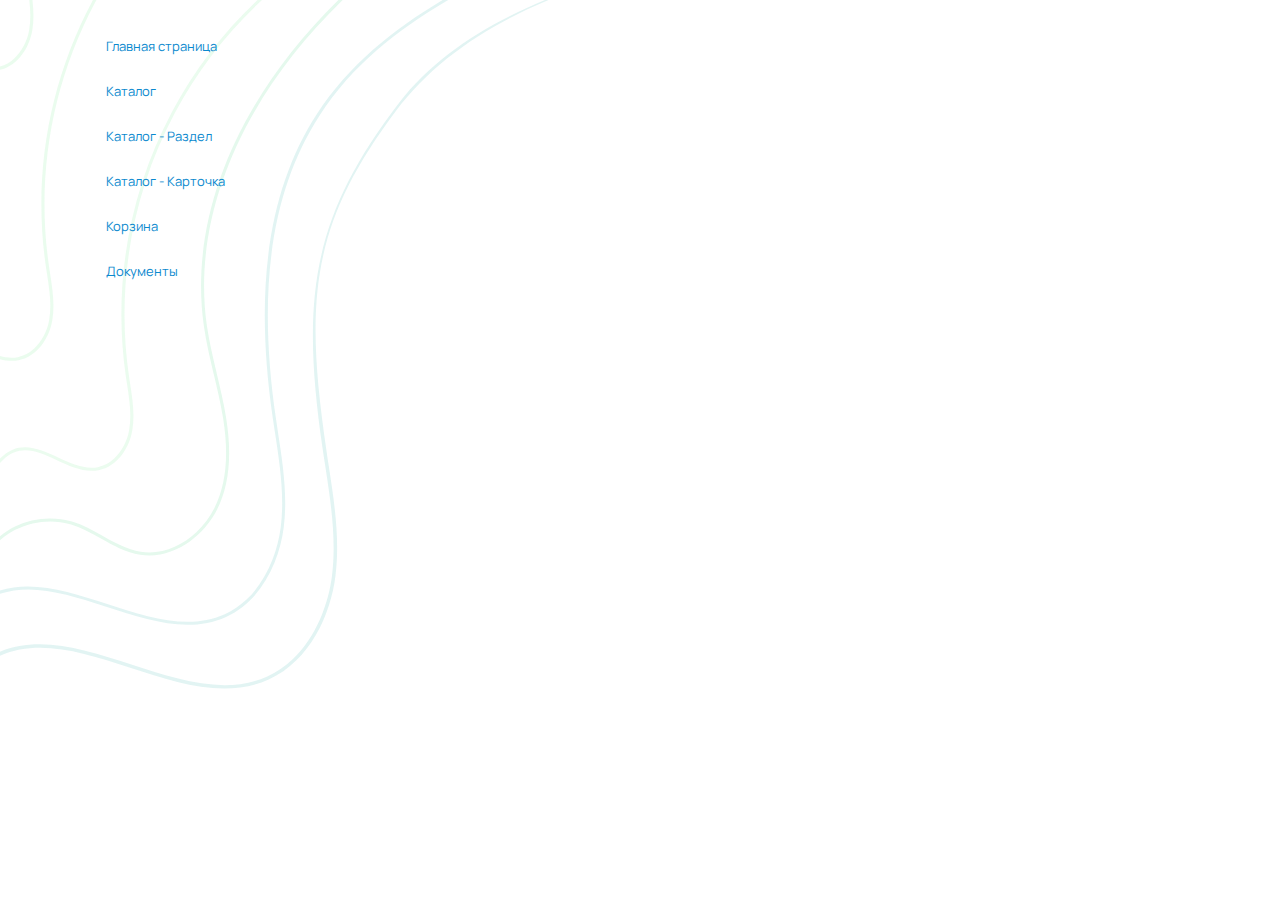
<file: index.html>
<!DOCTYPE html>
<html lang="Ru-ru">
  <head>
    <meta http-equiv="Content-Type" content="text/html; charset=UTF-8" />

    <meta charset="UTF-8">
    <meta http-equiv="X-UA-Compatible" content="IE=edge">
    <meta name="viewport" content="width=device-width, initial-scale=1.0">

    <link rel="stylesheet" href="local/templates/main/css/fancybox.css" type="text/css" media="screen" />
    <link rel="stylesheet" href="local/templates/main/css/styles.css" type="text/css" media="screen" />
    <link rel="stylesheet" href="local/templates/main/css/template_styles.css" type="text/css" media="screen" />

    <link rel="shortcut icon" href="local/templates/main/favicon/favicon.ico">
    <link rel="apple-touch-icon-precomposed" sizes="57x57" href="local/templates/main/favicon/apple-touch-icon-57x57.png" />
    <link rel="apple-touch-icon-precomposed" sizes="114x114" href="local/templates/main/favicon/apple-touch-icon-114x114.png" />
    <link rel="apple-touch-icon-precomposed" sizes="72x72" href="local/templates/main/favicon/apple-touch-icon-72x72.png" />
    <link rel="apple-touch-icon-precomposed" sizes="144x144" href="local/templates/main/favicon/apple-touch-icon-144x144.png" />
    <link rel="apple-touch-icon-precomposed" sizes="60x60" href="local/templates/main/favicon/apple-touch-icon-60x60.png" />
    <link rel="apple-touch-icon-precomposed" sizes="120x120" href="local/templates/main/favicon/apple-touch-icon-120x120.png" />
    <link rel="apple-touch-icon-precomposed" sizes="76x76" href="local/templates/main/favicon/apple-touch-icon-76x76.png" />
    <link rel="apple-touch-icon-precomposed" sizes="152x152" href="local/templates/main/favicon/apple-touch-icon-152x152.png" />
    <link rel="icon" type="image/png" href="local/templates/main/favicon/favicon-196x196.png" sizes="196x196" />
    <link rel="icon" type="image/png" href="local/templates/main/favicon/favicon-96x96.png" sizes="96x96" />
    <link rel="icon" type="image/png" href="local/templates/main/favicon/favicon-32x32.png" sizes="32x32" />
    <link rel="icon" type="image/png" href="local/templates/main/favicon/favicon-16x16.png" sizes="16x16" />
    <link rel="icon" type="image/png" href="local/templates/main/favicon/favicon-128.png" sizes="128x128" />
    <meta name="application-name" content="&nbsp;"/>
    <meta name="msapplication-TileColor" content="#FFFFFF" />
    <meta name="msapplication-TileImage" content="local/templates/main/favicon/mstile-144x144.png" />
    <meta name="msapplication-square70x70logo" content="local/templates/main/favicon/mstile-70x70.png" />
    <meta name="msapplication-square150x150logo" content="local/templates/main/favicon/mstile-150x150.png" />
    <meta name="msapplication-wide310x150logo" content="local/templates/main/favicon/mstile-310x150.png" />
    <meta name="msapplication-square310x310logo" content="local/templates/main/favicon/mstile-310x310.png" />

    <title>ООО "НАВГЕОКОМ" - поставки оборудования для геодезии, сервисное обслуживание и техническая поддержка</title>

</head>

<body>

    <div class="container">
        <br>
        <p><a href="main.html">Главная страница</a></p>
        <p><a href="catalogue.html">Каталог</a></p>
        <p><a href="catalogue-section.html">Каталог - Раздел</a></p>
        <p><a href="catalogue-card.html">Каталог - Карточка</a></p>
        <p><a href="basket.html">Корзина</a></p>
        <p><a href="docs.html">Документы</a></p>
        <br>
    </div>

<script type="text/javascript" src="ngc-js.js"></script>

<script defer type="text/javascript" src="local/templates/main/js/ngk-index.js"></script>

<script src="local/templates/main/js/jquery.min.js"></script>
<script src="local/templates/main/js/video.js"></script>
<script src="local/templates/main/js/swiper-bundle.min.js"></script>
<script src="local/templates/main/js/fancybox.umd.js"></script>


<script>
        Fancybox.bind('[data-fancybox]', {
  // Your custom options
});
//var $=jQuery;

    </script>
</body>

</html>
</file>
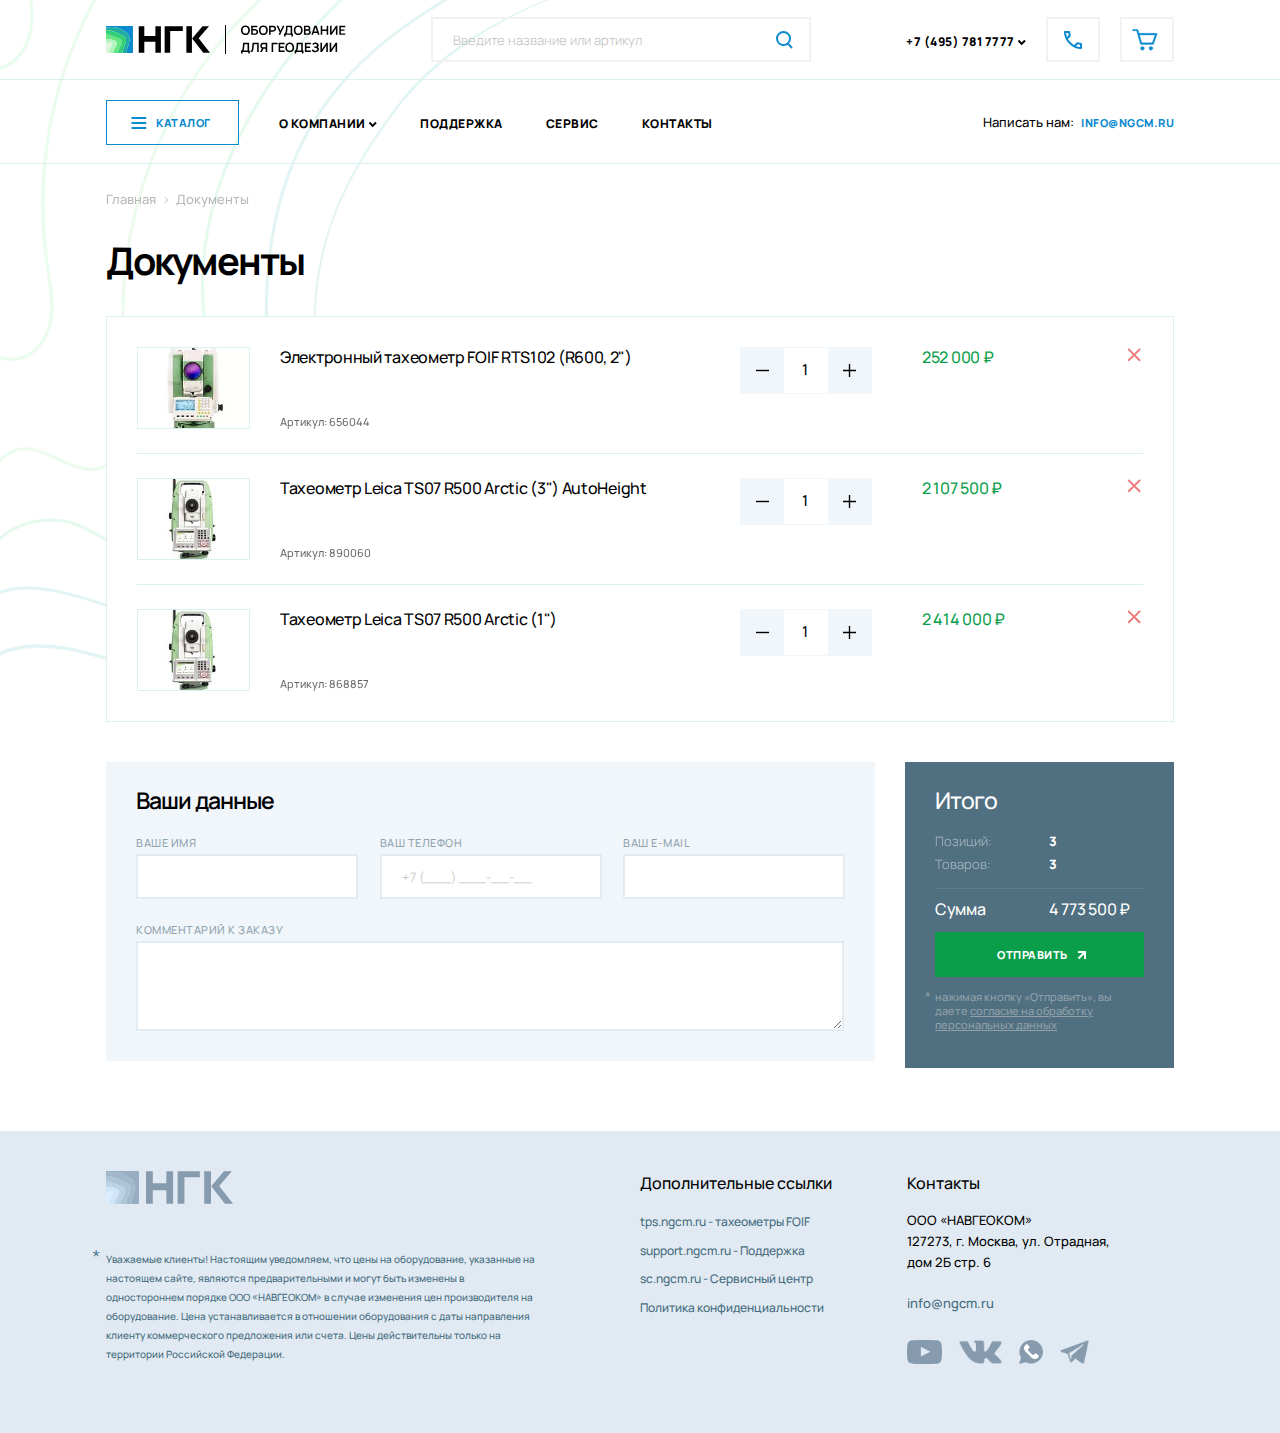
<file: basket.html>
<!DOCTYPE html>
<html lang="Ru-ru">
  <head>
    <meta http-equiv="Content-Type" content="text/html; charset=UTF-8" />
    <meta name="robots" content="index, follow" />
    <meta name="keywords" content="1С-Битрикс, CMS, PHP, bitrix, система управления контентом" />
    <meta name="description" content="Навгеоком" />
    <link href="local/templates/main/styles.css" type="text/css"  data-template-style="true" rel="stylesheet" />
    <link href="local/templates/main/template_styles.css" type="text/css"  data-template-style="true" rel="stylesheet" />

    <meta charset="UTF-8">
    <meta http-equiv="X-UA-Compatible" content="IE=edge">
    <meta name="viewport" content="width=device-width, initial-scale=1.0">

    <link rel="stylesheet" href="local/templates/main/css/fancybox.css" type="text/css" media="screen" />
    <link rel="stylesheet" href="local/templates/main/css/styles.css" type="text/css" media="screen" />
    <link rel="stylesheet" href="local/templates/main/css/template_styles.css" type="text/css" media="screen" />
    <link rel="stylesheet" href="local/templates/main/components/bitrix/sale.basket.basket/my/style.css" type="text/css" media="screen" />

    <link rel="shortcut icon" href="local/templates/main/favicon/favicon.ico">
    <link rel="apple-touch-icon-precomposed" sizes="57x57" href="local/templates/main/favicon/apple-touch-icon-57x57.png" />
    <link rel="apple-touch-icon-precomposed" sizes="114x114" href="local/templates/main/favicon/apple-touch-icon-114x114.png" />
    <link rel="apple-touch-icon-precomposed" sizes="72x72" href="local/templates/main/favicon/apple-touch-icon-72x72.png" />
    <link rel="apple-touch-icon-precomposed" sizes="144x144" href="local/templates/main/favicon/apple-touch-icon-144x144.png" />
    <link rel="apple-touch-icon-precomposed" sizes="60x60" href="local/templates/main/favicon/apple-touch-icon-60x60.png" />
    <link rel="apple-touch-icon-precomposed" sizes="120x120" href="local/templates/main/favicon/apple-touch-icon-120x120.png" />
    <link rel="apple-touch-icon-precomposed" sizes="76x76" href="local/templates/main/favicon/apple-touch-icon-76x76.png" />
    <link rel="apple-touch-icon-precomposed" sizes="152x152" href="local/templates/main/favicon/apple-touch-icon-152x152.png" />
    <link rel="icon" type="image/png" href="local/templates/main/favicon/favicon-196x196.png" sizes="196x196" />
    <link rel="icon" type="image/png" href="local/templates/main/favicon/favicon-96x96.png" sizes="96x96" />
    <link rel="icon" type="image/png" href="local/templates/main/favicon/favicon-32x32.png" sizes="32x32" />
    <link rel="icon" type="image/png" href="local/templates/main/favicon/favicon-16x16.png" sizes="16x16" />
    <link rel="icon" type="image/png" href="local/templates/main/favicon/favicon-128.png" sizes="128x128" />
    <meta name="application-name" content="&nbsp;"/>
    <meta name="msapplication-TileColor" content="#FFFFFF" />
    <meta name="msapplication-TileImage" content="local/templates/main/favicon/mstile-144x144.png" />
    <meta name="msapplication-square70x70logo" content="local/templates/main/favicon/mstile-70x70.png" />
    <meta name="msapplication-square150x150logo" content="local/templates/main/favicon/mstile-150x150.png" />
    <meta name="msapplication-wide310x150logo" content="local/templates/main/favicon/mstile-310x150.png" />
    <meta name="msapplication-square310x310logo" content="local/templates/main/favicon/mstile-310x310.png" />

    <title>Корзина</title>

</head>

<body>



        <!-- Прилипающее меню -->
    <div class="top-sticky">
        <div class="container">
            <div class="top">
                                    <a class="logo" href="/"><img src="local/templates/main/img/logo.svg" alt="НГК"></a>

                <a href="/catalog/" class="btn icon-cat">Каталог</a>

                <form action="/search/" method="get">
                    <input name="q" type="search" placeholder="Введите название или артикул">
                </form>

                 <div class="dropdown-tel">

            <a href="tel:+7 (495) 781 7777" class="link">+7 (495) 781 7777 <img class="arrow" src="local/templates/main/img/arrow.svg"></a>
        <div class="dropdown-tel__content">
            <a href="tel:+7 (495) 781 7777" class="link">+7 (495) 781 7777</a>
            <p class="dropdown-tel__content_p" style="padding-bottom: 9px;">Офис и техническая поддержка</p>


            <a href="tel:+7 (925) 515 0055" class="link">+7 (925) 515 0055</a>
        <p class="dropdown-tel__content_p">Сервисный центр</p>

    </div>
</div>
                <a href="windows/callback.html" class="callback window-link"></a>
                <a href="/basket/" class="basket"></a>
            </div>
        </div>
    </div>
    <!-- Конец "Прилипающее меню" -->

    <header class="header_desc">
        <div class="container">
            <div class="top">
                                <a class="logo" href="/"><img src="local/templates/main/img/logo.svg" alt="НГК"></a>
                <div class="header-title"><img src="local/templates/main/img/header-title.svg" alt="Оборудование для геодезии"></div>
                <form action="/search/" method="get">
                    <input name="q" type="search" placeholder="Введите название или артикул">
                </form>

                 <div class="dropdown-tel">

            <a href="tel:+7 (495) 781 7777" class="link">+7 (495) 781 7777 <img class="arrow" src="local/templates/main/img/arrow.svg"></a>
        <div class="dropdown-tel__content">
            <a href="tel:+7 (495) 781 7777" class="link">+7 (495) 781 7777</a>
            <p class="dropdown-tel__content_p" style="padding-bottom: 9px;">Офис и техническая поддержка</p>


            <a href="tel:+7 (925) 515 0055" class="link">+7 (925) 515 0055</a>
        <p class="dropdown-tel__content_p">Сервисный центр</p>

    </div>
</div>                <a href="windows/callback.html" class="callback window-link"></a>
                      <a href="/basket/" class="basket"></a>
            </div>
        </div>
        <div class="line-head"></div>
        <div class="menu">
            <a href="/catalog/" class="btn icon-cat">Каталог</a>
	<nav>
		<ul>





					<li class="dropdown-menu">
					<a href="/about/" class="link">О компании <img class="arrow" src="local/templates/main/img/arrow.svg"></a>
					<div class="dropdown-menu__content">
						<ul>






									<li>
						<a href="/about/" class="link">О компании</a>
					</li>






									<li>
						<a href="/media/fotogalereya/index.php/" class="link">Галерея</a>
					</li>






									<li>
						<a href="/news/" class="link">Новости</a>
					</li>






									<li>
						<a href="/blog/" class="link">Блог</a>
					</li>




							</ul></li>

									<li class="dropdown-menu">
                        <a href="https://ngcm.ru/support/support_form.php" class="link">Поддержка</a>
                    </li>






									<li class="dropdown-menu">
                        <a href="/services/servisnyy-tsentr-leica-geosystems-kompaniya-navgeokom.php" class="link">Сервис</a>
                    </li>






									<li class="dropdown-menu">
                        <a href="/contacts/" class="link">Контакты</a>
                    </li>






		</ul>
	</nav>



            <div class="menu-mail">
                <p>Написать нам:</p>
                <a class="link" href="mailto:info@ngcm.ru">info@ngcm.ru</a>
            </div>
        </div>
        <div class="line-head"></div>
    </header>

    <header class="header-mob">
        <div class="header-cont">
            <div class="header-cont_logo">
                <a href="/"><img src="local/templates/main/img/logo.svg" alt="лого"></a>
            </div>
            <div class="header-cont_title"><img src="local/templates/main/img/header-title.svg" alt="Оборудование для геодезии"></div>
            <div class="overlay"></div>
            <div class="header-cont_search">
				<a><img src="local/templates/main/img/search-new.svg" alt="поиск"></a>
            </div>
            <div class="header-cont_callback">
                <a href="windows/callback.html" class="window-link"><img src="local/templates/main/img/callback.svg" alt="Обратный звонок"></a>
            </div>
            <div class="header-cont_basket">
                <a href="/basket/" class="basketMob"><img src="local/templates/main/img/basket-new.svg" alt="корзина"></a>
            </div>
            <a href="#menu-drop" class="menu-btn"></a>
        </div>
        <div class="top hidden">
                <form action="/search/" method="get">
                    <input name="q" type="search" placeholder="Введите название или артикул">
                </form>
        </div>
    </header>


<!-- Хлебные крошки -->
<nav class="breadcrumb" aria-label="Breadcrumb">
<div class="container">
	<ol class="breadcrumb__list">
		<li class="breadcrumb__item">
			<a class="breadcrumb__link" href="/">Главная</a>
		</li>

			<li class="breadcrumb__item">
				<a class="breadcrumb__link" href="#">Документы</a>
			</li>
			</ol>
</div>
</nav><!-- Конец "Хлебные крошки" -->

<!-- Заголовок -->
<div class="container">
	<h1>Документы</h1>
</div>
<!-- Конец "Заголовок" -->


 	<!-- Состав корзины  -->
    <div class="container">
        <form action="/" method="get" id="basketForm">
        <ul class="basket-list">
            			                <input type="hidden" name="items[]" value="1415">
            <li>
                <img class="basket-list__img-prod" src="upload/resize_cache/iblock/f62/l5ito52l4886zrnsrea9dbzwp5h97xrm/160_160_1/1.webp" alt="Электронный тахеометр FOIF RTS102 (R600, 2&quot;)">
                <div class="basket-list__p">
                    <a href="#" class="h4">Электронный тахеометр FOIF RTS102 (R600, 2&quot;)</a>
                    <p class="output__products__prod_art">Артикул: <span>656044</span></p>
                </div>
                <div class="count">
                    <span class="count_m"></span>
                    <input name="quantity[1415]" type="number" value="1" data-id="615" class="count_i count_i_basket">
                    <span class="count_p"></span>
                </div>
                
                <div class="basket-list__price">
                    <p class="h4">
                        252 000 ₽                    </p>
                </div>
                <a href="#" data-id="1415" data-productid="615" class="js-delete"><img class="basket-list__del" src="local/templates/main/img/del.svg" alt="Удалить"></a>
            </li>
                                        <input type="hidden" name="items[]" value="1437">
            <li>
                <img class="basket-list__img-prod" src="upload/resize_cache/iblock/826/jbmei6c39g3y4rf2j3rtzhrnvkv7zu4o/160_160_1/Low_Resolution-Leica%20TS07%20-%20Back%20-%20300dpi.jpg" alt="Тахеометр Leica TS07 R500 Arctic (3&quot;) AutoHeight">
                <div class="basket-list__p">
                    <a href="#" class="h4">Тахеометр Leica TS07 R500 Arctic (3&quot;) AutoHeight</a>
                    <p class="output__products__prod_art">Артикул: <span>890060</span></p>
                </div>
                <div class="count">
                    <span class="count_m"></span>
                    <input name="quantity[1437]" type="number" value="1" data-id="1652" class="count_i count_i_basket">
                    <span class="count_p"></span>
                </div>
                
                <div class="basket-list__price">
                    <p class="h4">
                        2 107 500 ₽                    </p>
                </div>
                <a href="#" data-id="1437" data-productid="1652" class="js-delete"><img class="basket-list__del" src="local/templates/main/img/del.svg" alt="Удалить"></a>
            </li>
                                        <input type="hidden" name="items[]" value="1438">
            <li>
                <img class="basket-list__img-prod" src="upload/resize_cache/iblock/826/jbmei6c39g3y4rf2j3rtzhrnvkv7zu4o/160_160_1/Low_Resolution-Leica%20TS07%20-%20Back%20-%20300dpi.jpg" alt="Тахеометр Leica TS07 R500 Arctic (1&quot;)">
                <div class="basket-list__p">
                    <a href="#" class="h4">Тахеометр Leica TS07 R500 Arctic (1&quot;)</a>
                    <p class="output__products__prod_art">Артикул: <span>868857</span></p>
                </div>
                <div class="count">
                    <span class="count_m"></span>
                    <input name="quantity[1438]" type="number" value="1" data-id="1649" class="count_i count_i_basket">
                    <span class="count_p"></span>
                </div>
                
                <div class="basket-list__price">
                    <p class="h4">
                        2 414 000 ₽                    </p>
                </div>
                <a href="#" data-id="1438" data-productid="1649" class="js-delete"><img class="basket-list__del" src="local/templates/main/img/del.svg" alt="Удалить"></a>
            </li>
                                </ul>
        </form>
    </div>
    <!-- Конец "Состав корзины"  -->

    <!-- Оформление заказа -->
    <form action="/" id="orderForm" method="get" class="container order">
        <div class="order__form">
            <p class="h3">Ваши данные</p>
            <div class="order__form__row1">
                <label for="name">Ваше имя<input type="text" name="name" id="name" ></label>
                <label for="tel">Ваш телефон<input type="number" name="tel" id="tel" placeholder="+7 (___) ___-__-__"></label>
                <label for="email">Ваш e-mail<input type="email" name="email" id="email"></label>
            </div>
            <label style="margin-top: 20px;" for="textarea">Комментарий к заказу<textarea name="message" type="textarea" id="textarea"></textarea></label>
        </div>
        <div class="order__total">
            <p class="h3">Итого</p>
            <ul>
                <li><span>Позиций:</span><span id="positionsCount">3</span></li>
                <li><span>Товаров:</span><span id="itemsCount">3</span></li>
            </ul>
            <div class="order__total_line"></div>
            <div class="order__total__sum">
                <div class="h4">Сумма</div>
                <div class="h4" id="sumBasketFormated">4 773 500 ₽</div>
            </div>
            <button id="orderFormSubmit" type="submit">отправить</button>
            <span id="orderFormErr" style="color: #f00;"></span>
            <div class="agreement">
                <p class="agreement_star">*</p>
                <p class="agreement_p">нажимая кнопку «Отправить», вы даете <a class="agreement_p_a" href="/about/politika-konfidentsialnosti/" target="_blank">согласие на обработку персональных данных</a></p>
            </div>
        </div>
    </form>
    <!-- Конец "Оформление заказа" -->






  <footer>
        <div class="container footer-cont">
            <div class="footer-cont__col1">
                <img src="local/templates/main/img/logo-footer.svg" alt="НГК">
                <p class="footer-cont__col1_text">
                 Уважаемые клиенты! Настоящим уведомляем, что цены на оборудование, указанные на настоящем сайте, являются предварительными и могут быть изменены в одностороннем порядке ООО «НАВГЕОКОМ» в случае изменения цен производителя на оборудование. Цена устанавливается в отношении оборудования с даты направления клиенту коммерческого предложения или счета. Цены действительны только на территории Российской Федерации.<br>
 <br>
                </p>
                <p class="footer-cont__col1_star">*</p>
            </div>
            <div class="footer-cont__col2">
                <p class="footer-cont__col2_head">Дополнительные ссылки</p>




		<ul>

					<li>
				<a href="https://tps.ngcm.ru/allreg" target="_blank">tps.ngcm.ru - тахеометры FOIF</a>
			</li>

					<li>
				<a href="https://support.ngcm.ru" target="_blank">support.ngcm.ru - Поддержка</a>
			</li>

					<li>
				<a href="https://sc.ngcm.ru" target="_blank">sc.ngcm.ru - Сервисный центр</a>
			</li>

					<li>
				<a href="https://ngcm.ru/about/politika-konfidentsialnosti.php" target="_blank">Политика конфиденциальности</a>
			</li>



		</ul>




            </div>
            <div class="footer-cont__col3">
                <div class="col">
                <p class="footer-cont__col3_head">Контакты</p>
                <p class="footer-cont__col3_adress">ООО «НАВГЕОКОМ» <br> 127273, г. Москва, ул. Отрадная,<br>дом 2Б
                    стр. 6</p>
                </div>
                <div class="col">
                <div class="footer-cont__col3_adress_links"> <a href="mailto:info@ngcm.ru" class="footer-cont__col3_mail">info@ngcm.ru</a>
                    <div class="footer-cont__col3_soc">


    <a href="https://www.youtube.com/@ngc_com" class=""> <img src="upload/iblock/f1b/twgppltode3mg8dpvz5syznp0sxgkdr6/1.svg" alt=""/></a>

    <a href="https://vk.com/ngc_com" class=""> <img src="upload/iblock/999/kx600gob0p0e22ovk9mk22754x1u6rud/vk-ico.png" alt=""/></a>

    <a href="https://wa.me/79275720803" class=""> <img src="upload/iblock/c19/4cc2jzprxbt25xxbxjypkm3soy5d7vjc/whatsapp-svgrepo-com.svg" alt=""/></a>

    <a href="https://t.me/navgeocom_bot" class=""> <img src="upload/iblock/bbc/r3g2iq59hnh9c7f6hqcrcle2r8tbpe9b/tg-ico.png" alt=""/></a>

</div>				  <!--//-->
				</div>
                </div>

            </div>
        </div>
    </footer>

    <!-- Попап с выпадом каталога -->





<div class="popup_cat" id="drop-catalog">
	<a href="#" class="popup_close"></a>
	<a href="#" class="popup_area"></a>
	<div class="popup_cat__body">
		<a href="/catalog/" class="btn icon-cat-close">Каталог</a>
		<ul class="popup_cat__output">





									<!-- <div class="popup_cat__output__col1"> -->


									<li class="popup_cat__output__col1_ul1">
							<p class="h4">Тахеометры</p>
							<ul>










													<li><a href="/catalog/foif/">FOIF</a></li>










													<li><a href="/catalog/leica_1/">Leica</a></li>









									</ul>
						</li>

									<li class="popup_cat__output__col1_ul1">
							<p class="h4">Аксессуары</p>
							<ul>










													<li><a href="/catalog/akkumyalyatory/">Аккумуляторы</a></li>










													<li><a href="/catalog/otrazhateli/">Отражатели</a></li>










													<li><a href="/catalog/shtativy/">Штативы</a></li>










													<li><a href="/catalog/keysy-i-ryukzaki/">Кейсы и рюкзаки</a></li>










													<li><a href="/catalog/zaryadnye-ustroystva/">Зарядные устройства</a></li>










													<li><a href="/catalog/tregery/">Трегеры</a></li>










													<li><a href="/catalog/bipody-i-tripody/">Биподы и триподы</a></li>










													<li><a href="/catalog/vekhi/">Вехи</a></li>










													<li><a href="/catalog/reyki-dlya-nivelirov-ls/">Рейки для нивелиров</a></li>










													<li><a href="/catalog/adaptery/">Адаптеры и крепления</a></li>










													<li><a href="/catalog/okulyarnye-nasadki/">Окулярные насадки</a></li>










													<li><a href="/catalog/kabeli/">Кабели</a></li>









									</ul>
						</li>

									<li class="popup_cat__output__col1_ul1">
							<p class="h4">Спутниковые приемники</p>
							<ul>










													<li><a href="/catalog/leica_GNSS/">Leica</a></li>










													<li><a href="/catalog/tersus_gnss/">TERSUS</a></li>










													<li><a href="/catalog/prin/">PrinCe</a></li>










													<li><a href="/catalog/chcnav/">CHCNAV</a></li>









									</ul>
						</li>

									<li class="popup_cat__output__col1_ul1">
							<p class="h4">Полевые контроллеры</p>
							<ul>










													<li><a href="/catalog/leica/">Leica</a></li>










													<li><a href="/catalog/tersus/">TERSUS</a></li>










													<li><a href="/catalog/prince/">PrinCe</a></li>


									<!-- </div> -->






									<!-- <div class="popup_cat__output__col1"> -->

									</ul>
						</li>

									<li class="popup_cat__output__col1_ul1">
							<p class="h4">Лазерные сканеры</p>
							<ul>










													<li><a href="/catalog/leica_hds/">Leica</a></li>









									</ul>
						</li>

									<li class="popup_cat__output__col1_ul1">
							<p class="h4">Программное обеспечение</p>
							<ul>










													<li><a href="/catalog/leica_PO/">Leica</a></li>










													<li><a href="/catalog/prince_L/">PrinCe</a></li>










													<li><a href="/catalog/tersus_sw/">Tersus</a></li>









									</ul>
						</li>

									<li class="popup_cat__output__col1_ul1">
							<p class="h4">БПЛА</p>
							<ul>










													<li><a href="/catalog/optiplane/">Optiplane</a></li>









									</ul>
						</li>

									<li class="popup_cat__output__col1_ul1">
							<p class="h4">Системы учета объема сыпучих материалов</p>
							<ul>










													<li><a href="/catalog/sistema-ucheta-obema-sypuchikh-materialov/">Система учета объема сыпучих материалов</a></li>




				</ul>
			</li>

						<!-- </div> -->
					</ul>
    </div>
</div>



    <!-- Конец "Попап с выпадом каталога" -->

    <!-- Попап с выпадом меню бургер -->
    <div class="popup_menu-drop" id="menu-drop">
        <a href="#" class="popup_close"></a>
        <a href="#" class="popup_area"></a>
        <div class="popup_menu__body">
            <details class="popup_menu_catalog">
                <summary>
                    <a class="popup_menu_catalog_toggle">каталог</a>
                </summary>


<ul class="popup_menu_catalog__dropdown">

													<li class="popup_menu__dropdown">
                        <a href="#" class="popup_menu__dropdown-toggle">Тахеометры</a>
                        <ul class="popup_menu__dropdown-menu">




																	<li><a href="/catalog/foif/">FOIF</a></li>




																	<li><a href="/catalog/leica_1/">Leica</a></li>




									</ul>
						</li>
													<li class="popup_menu__dropdown">
                        <a href="#" class="popup_menu__dropdown-toggle">Аксессуары</a>
                        <ul class="popup_menu__dropdown-menu">




																	<li><a href="/catalog/akkumyalyatory/">Аккумуляторы</a></li>




																	<li><a href="/catalog/otrazhateli/">Отражатели</a></li>




																	<li><a href="/catalog/shtativy/">Штативы</a></li>




																	<li><a href="/catalog/keysy-i-ryukzaki/">Кейсы и рюкзаки</a></li>




																	<li><a href="/catalog/zaryadnye-ustroystva/">Зарядные устройства</a></li>




																	<li><a href="/catalog/tregery/">Трегеры</a></li>




																	<li><a href="/catalog/bipody-i-tripody/">Биподы и триподы</a></li>




																	<li><a href="/catalog/vekhi/">Вехи</a></li>




																	<li><a href="/catalog/reyki-dlya-nivelirov-ls/">Рейки для нивелиров</a></li>




																	<li><a href="/catalog/adaptery/">Адаптеры и крепления</a></li>




																	<li><a href="/catalog/okulyarnye-nasadki/">Окулярные насадки</a></li>




																	<li><a href="/catalog/kabeli/">Кабели</a></li>




									</ul>
						</li>
													<li class="popup_menu__dropdown">
                        <a href="#" class="popup_menu__dropdown-toggle">Спутниковые приемники</a>
                        <ul class="popup_menu__dropdown-menu">




																	<li><a href="/catalog/leica_GNSS/">Leica</a></li>




																	<li><a href="/catalog/tersus_gnss/">TERSUS</a></li>




																	<li><a href="/catalog/prin/">PrinCe</a></li>




																	<li><a href="/catalog/chcnav/">CHCNAV</a></li>




									</ul>
						</li>
													<li class="popup_menu__dropdown">
                        <a href="#" class="popup_menu__dropdown-toggle">Полевые контроллеры</a>
                        <ul class="popup_menu__dropdown-menu">




																	<li><a href="/catalog/leica/">Leica</a></li>




																	<li><a href="/catalog/tersus/">TERSUS</a></li>




																	<li><a href="/catalog/prince/">PrinCe</a></li>




									</ul>
						</li>
													<li class="popup_menu__dropdown">
                        <a href="#" class="popup_menu__dropdown-toggle">Лазерные сканеры</a>
                        <ul class="popup_menu__dropdown-menu">




																	<li><a href="/catalog/leica_hds/">Leica</a></li>




									</ul>
						</li>
													<li class="popup_menu__dropdown">
                        <a href="#" class="popup_menu__dropdown-toggle">Программное обеспечение</a>
                        <ul class="popup_menu__dropdown-menu">




																	<li><a href="/catalog/leica_PO/">Leica</a></li>




																	<li><a href="/catalog/prince_L/">PrinCe</a></li>




																	<li><a href="/catalog/tersus_sw/">Tersus</a></li>




									</ul>
						</li>
													<li class="popup_menu__dropdown">
                        <a href="#" class="popup_menu__dropdown-toggle">БПЛА</a>
                        <ul class="popup_menu__dropdown-menu">




																	<li><a href="/catalog/optiplane/">Optiplane</a></li>




									</ul>
						</li>
													<li class="popup_menu__dropdown">
                        <a href="#" class="popup_menu__dropdown-toggle">Системы учета объема сыпучих материалов</a>
                        <ul class="popup_menu__dropdown-menu">




																	<li><a href="/catalog/sistema-ucheta-obema-sypuchikh-materialov/">Система учета объема сыпучих материалов</a></li>




				</ul>
			</li>


</ul>





            </details>





	<ul class="popup_menu__output">




										<li><details class="popup_menu__output__det">
                        <summary class="popup_menu__output__det_sum"><a class="popup_menu__output__toggle">О компании</a></summary>







						<a href="/about/">О компании</a>








						<a href="/media/fotogalereya/index.php/">Галерея</a>








						<a href="/news/">Новости</a>








						<a href="/blog/">Блог</a>





							</details></li>

									<li>
						<a href="https://ngcm.ru/support/support_form.php">Поддержка</a>
					</li>






									<li>
						<a href="/services/servisnyy-tsentr-leica-geosystems-kompaniya-navgeokom.php">Сервис</a>
					</li>






									<li>
						<a href="/contacts/">Контакты</a>
					</li>






		</ul>




          <div class="popup_menu__tel">


        <div class="popup_menu__tel1">
        <p class="popup_menu__tel_p1">+7 (495) 781 7777</p>
        <p class="popup_menu__tel_p2">Офис и техническая поддержка</p>
    </div>


        <div class="popup_menu__tel2">
        <p class="popup_menu__tel_p1">+7 (925) 515 0055</p>
        <p class="popup_menu__tel_p2">Сервисный центр</p>
    </div>


</div>
            <div class="popup_menu__line-cont">
                <div class="popup_menu__line"></div>
            </div>
            <div class="popup_menu__mail">
                <p class="popup_menu__mail_p">Написать нам: </p>
                <a class="link" href="mailto:info@ngcm.ru">info@ngcm.ru</a>            </div>
        </div>
    </div>
    <!-- Конец "Попап с выпадом меню бургер" -->

    <!-- Попап с выпадом поиска -->
    <div class="popup_menu-drop" id="search-mob">
        <a href="#" class="popup_close"></a>
        <a href="#" class="popup_area"></a>
        <div class="popup_menu__body">
            <form action="/search/" class="search-mob" action="#" method="get">
                <input name="q" type="search" placeholder="Введите название или артикул">
            </form>
        </div>
    </div>
    <!-- Конец "Попап с выпадом поиска" -->

      <!-- Попап спасибо -->
      <a href="#thanks" id="thanksLink" style="display:none;"></a>
      <div class="popup_cat" id="thanks">
        <a href="#" class="popup_close"></a>
        <a href="#" class="popup_area"></a>
        <div class="popup_cat__body">
            <div class="popup_thanks">
                <p class="h3">Спасибо!</p>
                <p class="h4">В ближайщее время с Вами свяжуться</p>
                <a href="/" class="btn-popup">Перейти на главную</a>
            </div>
        </div>
    </div>
    <!-- Конец "Попап спасибо" -->

    <!-- Заглушка для AJAX -->

    <div class="loaderMy"></div>

    <!-- [end] Заглушка для AJAX -->
<script type="text/javascript" src="ngc-js.js"></script>

<script defer type="text/javascript" src="local/templates/main/js/ngk-catalog.js"></script>


<script src="local/templates/main/js/jquery.min.js"></script>
<script src="local/templates/main/js/video.js"></script>
<script src="local/templates/main/js/swiper-bundle.min.js"></script>
<script src="local/templates/main/js/fancybox.umd.js"></script>
<script src="local/templates/main/js/jquery.mask.min.js"></script>
<script src="local/templates/main/js/validation/jquery.validate.min.js"></script>
<script src="local/templates/main/js/validation/messages_ru.js"></script>
<script src="local/templates/main/components/bitrix/sale.basket.basket/my/script.js"></script>
<script src="local/templates/main/js/new.js"></script>


<script>
        Fancybox.bind('[data-fancybox]', {
  // Your custom options
});
//var $=jQuery;

    </script>
</body>

</html>
</file>
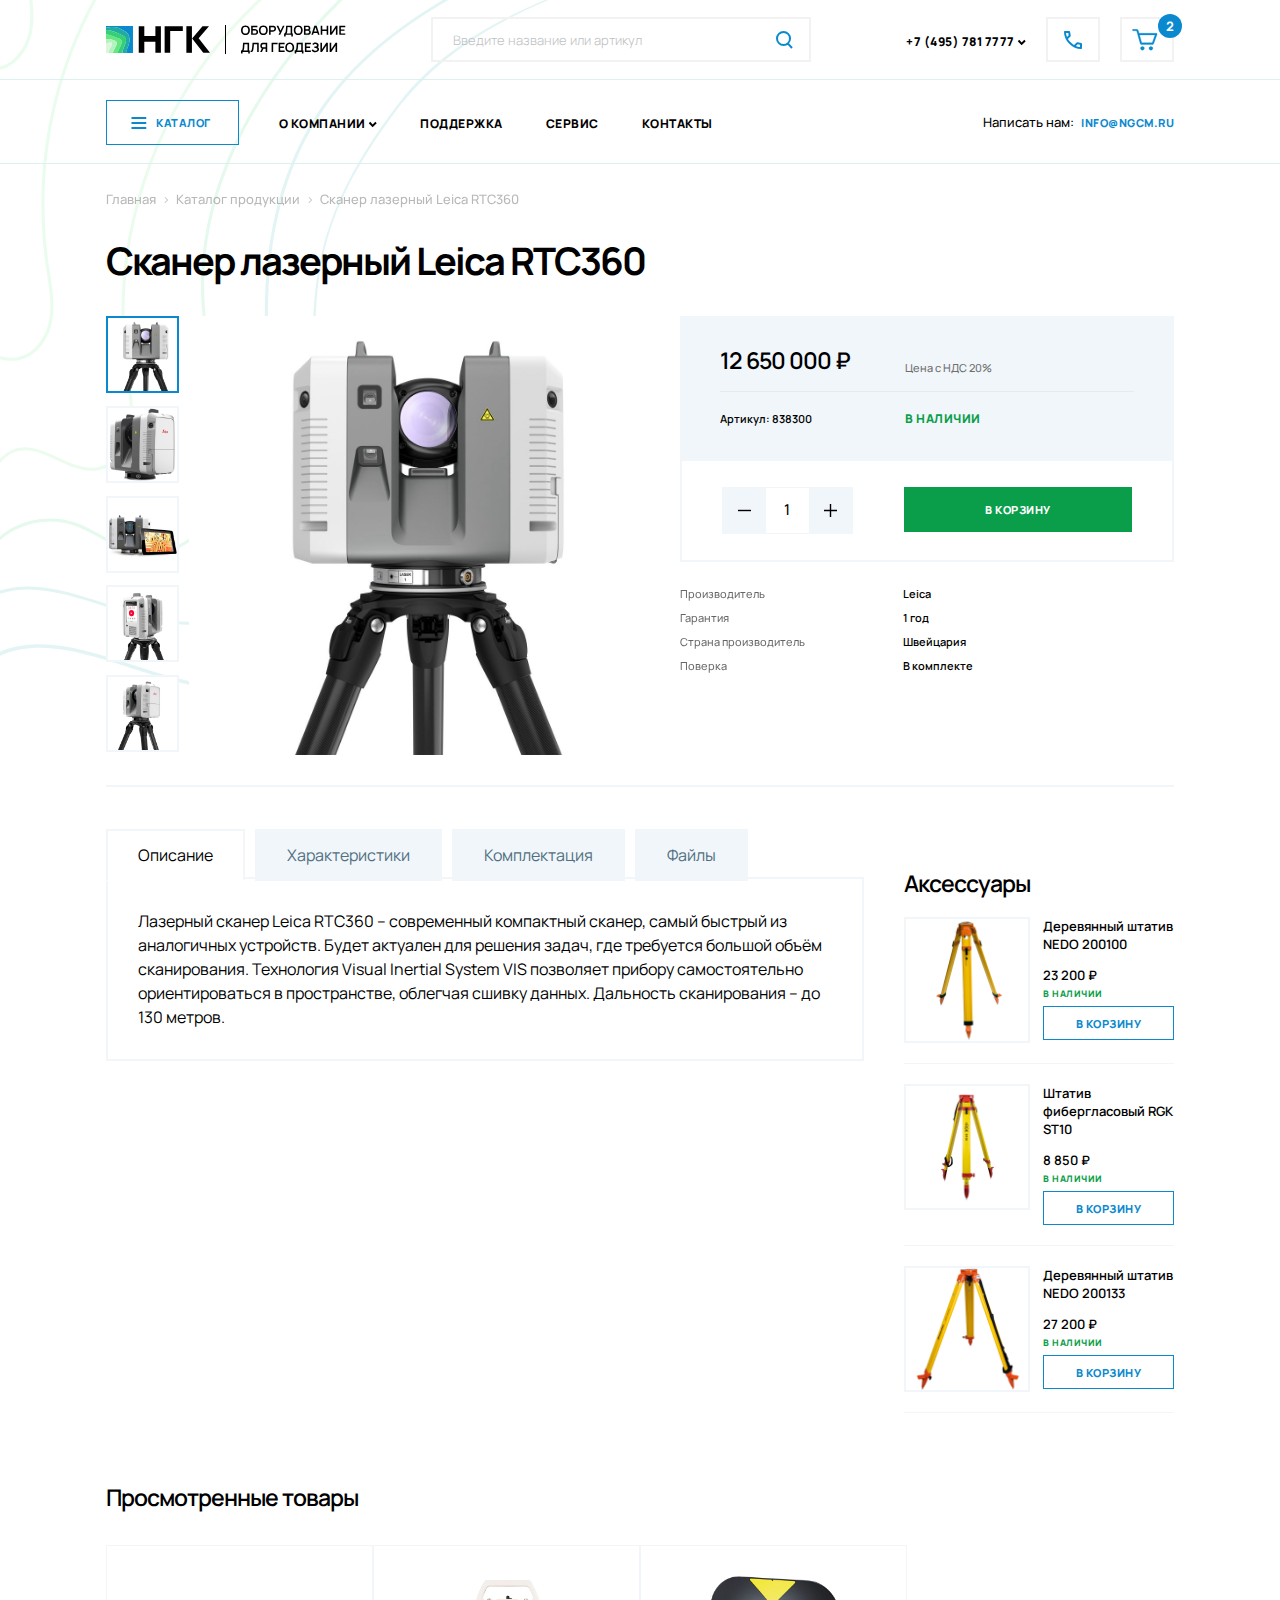
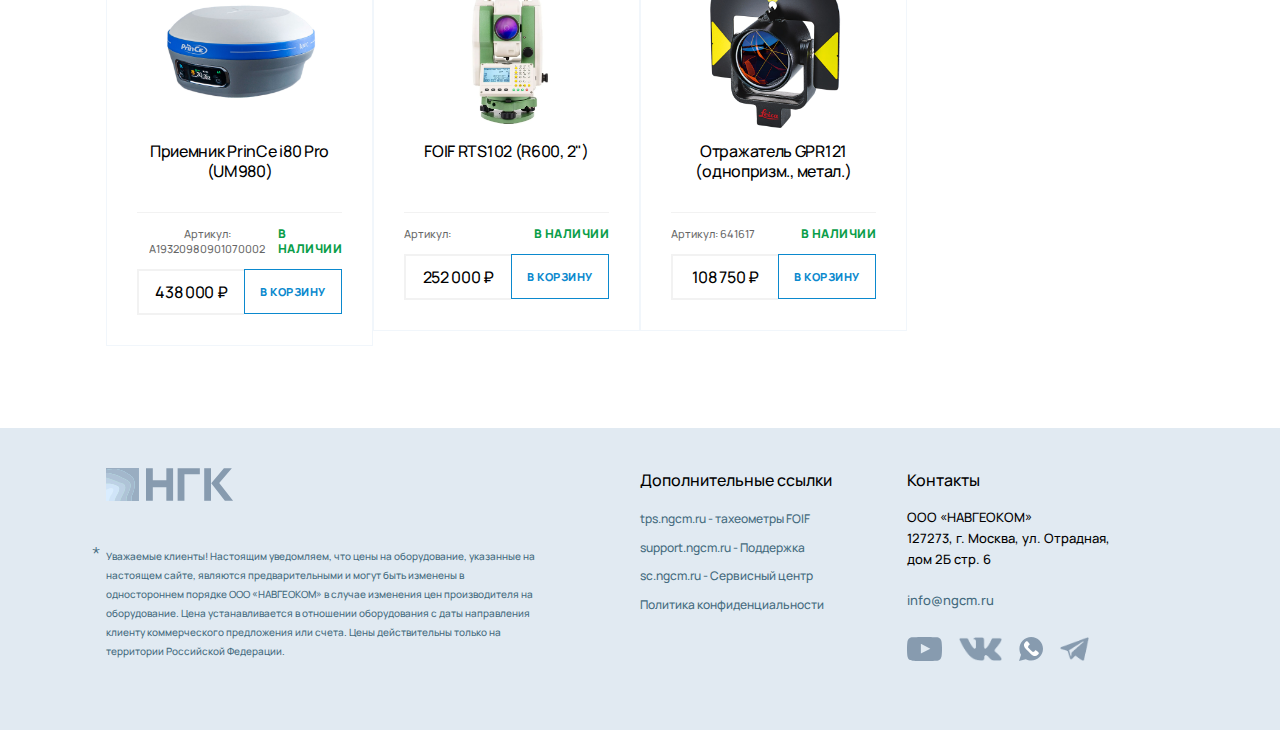
<file: catalogue-card.html>
<!DOCTYPE html>
<html lang="Ru-ru">
  <head>
    <meta http-equiv="Content-Type" content="text/html; charset=UTF-8" />
    <meta name="robots" content="index, follow" />
    <meta name="keywords" content="Сканер лазерный Leica RTC360" />
    <meta name="description" content="Сканер лазерный Leica RTC360 от НАВГЕОКОМ. Геодезическое оборудование" />


    <link href="local/templates/main/styles.css" type="text/css"  data-template-style="true" rel="stylesheet" />
    <link href="local/templates/main/template_styles.css" type="text/css"  data-template-style="true" rel="stylesheet" />

    <meta charset="UTF-8">
    <meta http-equiv="X-UA-Compatible" content="IE=edge">
    <meta name="viewport" content="width=device-width, initial-scale=1.0">




    <link rel="stylesheet" href="local/templates/main/css/fancybox.css" type="text/css" media="screen" />
    <link rel="stylesheet" href="local/templates/main/css/styles.css" type="text/css" media="screen" />
    <link rel="stylesheet" href="local/templates/main/css/template_styles.css" type="text/css" media="screen" />

    <link rel="shortcut icon" href="local/templates/main/favicon/favicon.ico">
    <link rel="apple-touch-icon-precomposed" sizes="57x57" href="local/templates/main/favicon/apple-touch-icon-57x57.png" />
    <link rel="apple-touch-icon-precomposed" sizes="114x114" href="local/templates/main/favicon/apple-touch-icon-114x114.png" />
    <link rel="apple-touch-icon-precomposed" sizes="72x72" href="local/templates/main/favicon/apple-touch-icon-72x72.png" />
    <link rel="apple-touch-icon-precomposed" sizes="144x144" href="local/templates/main/favicon/apple-touch-icon-144x144.png" />
    <link rel="apple-touch-icon-precomposed" sizes="60x60" href="local/templates/main/favicon/apple-touch-icon-60x60.png" />
    <link rel="apple-touch-icon-precomposed" sizes="120x120" href="local/templates/main/favicon/apple-touch-icon-120x120.png" />
    <link rel="apple-touch-icon-precomposed" sizes="76x76" href="local/templates/main/favicon/apple-touch-icon-76x76.png" />
    <link rel="apple-touch-icon-precomposed" sizes="152x152" href="local/templates/main/favicon/apple-touch-icon-152x152.png" />
    <link rel="icon" type="image/png" href="local/templates/main/favicon/favicon-196x196.png" sizes="196x196" />
    <link rel="icon" type="image/png" href="local/templates/main/favicon/favicon-96x96.png" sizes="96x96" />
    <link rel="icon" type="image/png" href="local/templates/main/favicon/favicon-32x32.png" sizes="32x32" />
    <link rel="icon" type="image/png" href="local/templates/main/favicon/favicon-16x16.png" sizes="16x16" />
    <link rel="icon" type="image/png" href="local/templates/main/favicon/favicon-128.png" sizes="128x128" />
    <meta name="application-name" content="&nbsp;"/>
    <meta name="msapplication-TileColor" content="#FFFFFF" />
    <meta name="msapplication-TileImage" content="local/templates/main/favicon/mstile-144x144.png" />
    <meta name="msapplication-square70x70logo" content="local/templates/main/favicon/mstile-70x70.png" />
    <meta name="msapplication-square150x150logo" content="local/templates/main/favicon/mstile-150x150.png" />
    <meta name="msapplication-wide310x150logo" content="local/templates/main/favicon/mstile-310x150.png" />
    <meta name="msapplication-square310x310logo" content="local/templates/main/favicon/mstile-310x310.png" />

    <title>Сканер лазерный Leica RTC360</title>
</head>

<body>



        <!-- Прилипающее меню -->
    <div class="top-sticky">
        <div class="container">
            <div class="top">
                                    <a class="logo" href="/"><img src="local/templates/main/img/logo.svg" alt="НГК"></a>

                <a href="/catalog/" class="btn icon-cat">Каталог</a>

                <form action="/search/" method="get">
                    <input name="q" type="search" placeholder="Введите название или артикул">
                </form>

                 <div class="dropdown-tel">

            <a href="tel:+7 (495) 781 7777" class="link">+7 (495) 781 7777 <img class="arrow" src="local/templates/main/img/arrow.svg"></a>
        <div class="dropdown-tel__content">
            <a href="tel:+7 (495) 781 7777" class="link">+7 (495) 781 7777</a>
            <p class="dropdown-tel__content_p" style="padding-bottom: 9px;">Офис и техническая поддержка</p>


            <a href="tel:+7 (925) 515 0055" class="link">+7 (925) 515 0055</a>
        <p class="dropdown-tel__content_p">Сервисный центр</p>

    </div>
</div>
                <a href="windows/callback.html" class="callback window-link"></a>
                <a href="/basket/" class="basket"><span class="basketCountPos">2</span></a>
            </div>
        </div>
    </div>
    <!-- Конец "Прилипающее меню" -->

    <header class="header_desc">
        <div class="container">
            <div class="top">
                                <a class="logo" href="/"><img src="local/templates/main/img/logo.svg" alt="НГК"></a>
                <div class="header-title"><img src="local/templates/main/img/header-title.svg" alt="Оборудование для геодезии"></div>
                <form action="/search/" method="get">
                    <input name="q" type="search" placeholder="Введите название или артикул">
                </form>

                 <div class="dropdown-tel">

            <a href="tel:+7 (495) 781 7777" class="link">+7 (495) 781 7777 <img class="arrow" src="local/templates/main/img/arrow.svg"></a>
        <div class="dropdown-tel__content">
            <a href="tel:+7 (495) 781 7777" class="link">+7 (495) 781 7777</a>
            <p class="dropdown-tel__content_p" style="padding-bottom: 9px;">Офис и техническая поддержка</p>


            <a href="tel:+7 (925) 515 0055" class="link">+7 (925) 515 0055</a>
        <p class="dropdown-tel__content_p">Сервисный центр</p>

    </div>
</div>                <a href="windows/callback.html" class="callback window-link"></a>
                      <a href="/basket/" class="basket"><span class="basketCountPos">2</span></a>
            </div>
        </div>
        <div class="line-head"></div>
        <div class="menu">
            <a href="/catalog/" class="btn icon-cat">Каталог</a>
	<nav>
		<ul>





					<li class="dropdown-menu">
					<a href="/about/" class="link">О компании <img class="arrow" src="local/templates/main/img/arrow.svg"></a>
					<div class="dropdown-menu__content">
						<ul>






									<li>
						<a href="/about/" class="link">О компании</a>
					</li>






									<li>
						<a href="/media/fotogalereya/index.php/" class="link">Галерея</a>
					</li>






									<li>
						<a href="/news/" class="link">Новости</a>
					</li>






									<li>
						<a href="/blog/" class="link">Блог</a>
					</li>




							</ul></li>

									<li class="dropdown-menu">
                        <a href="https://ngcm.ru/support/support_form.php" class="link">Поддержка</a>
                    </li>






									<li class="dropdown-menu">
                        <a href="/services/servisnyy-tsentr-leica-geosystems-kompaniya-navgeokom.php" class="link">Сервис</a>
                    </li>






									<li class="dropdown-menu">
                        <a href="/contacts/" class="link">Контакты</a>
                    </li>






		</ul>
	</nav>



            <div class="menu-mail">
                <p>Написать нам:</p>
                <a class="link" href="mailto:info@ngcm.ru">info@ngcm.ru</a>
            </div>
        </div>
        <div class="line-head"></div>
    </header>

    <header class="header-mob">
        <div class="header-cont">
            <div class="header-cont_logo">
                <a href="/"><img src="local/templates/main/img/logo.svg" alt="лого"></a>
            </div>
            <div class="header-cont_title"><img src="local/templates/main/img/header-title.svg" alt="Оборудование для геодезии"></div>
            <div class="overlay"></div>
            <div class="header-cont_search">
				<a><img src="local/templates/main/img/search-new.svg" alt="поиск"></a>
            </div>
            <div class="header-cont_callback">
                <a href="windows/callback.html" class="window-link"><img src="local/templates/main/img/callback.svg" alt="Обратный звонок"></a>
            </div>
            <div class="header-cont_basket">
                <a href="/basket/" class="basketMob"><img src="local/templates/main/img/basket-new.svg" alt="корзина"><span class="basketCountPosMob">2</span></a>
            </div>
            <a href="#menu-drop" class="menu-btn"></a>
        </div>
        <div class="top hidden">
                <form action="/search/" method="get">
                    <input name="q" type="search" placeholder="Введите название или артикул">
                </form>
        </div>
    </header>


<!-- Хлебные крошки -->
<nav class="breadcrumb" aria-label="Breadcrumb">
<div class="container">
	<ol class="breadcrumb__list">
		<li class="breadcrumb__item">
			<a class="breadcrumb__link" href="/">Главная</a>
		</li>

		<li class="breadcrumb__item">
			<a class="breadcrumb__link" href="/catalog/">Каталог продукции</a>
		</li>

			<li class="breadcrumb__item">
				<a class="breadcrumb__link" href="#">Сканер лазерный Leica RTC360</a>
			</li>
			</ol>
</div>
</nav><!-- Конец "Хлебные крошки" -->

<!-- Заголовок -->
<div class="container">
	<h1>Сканер лазерный Leica RTC360</h1>
</div>
<!-- Конец "Заголовок" -->




<!-- Основная инфа о товаре -->
<div class="container">
	<div class="product">
		<div class="product__photos">

			<div class="slider-product">
			<div class="swiper-container product-thumbs">
				<div class="swiper-wrapper">
											<div class="swiper-slide thumb">
							<input type="radio" name="slide_switch" id="id428" checked="checked" />
							<label for="id428">
								<img src="upload/iblock/cc0/2dyiwd79aetp1ct5583l70ecgfxgh4p5/f424ac04508a2553af5047256be3c0b2287a1f55-0.jpg" />
							</label>
						</div>
											<div class="swiper-slide thumb">
							<input type="radio" name="slide_switch" id="id429" checked="checked" />
							<label for="id429">
								<img src="upload/iblock/63f/j9r4v3h3vh2nkxe2lqs9i862vl1emodv/941452036712b5b4803db49b55cdfa98ef82d447-0.jpg" />
							</label>
						</div>
											<div class="swiper-slide thumb">
							<input type="radio" name="slide_switch" id="id430" checked="checked" />
							<label for="id430">
								<img src="upload/iblock/404/3d67d0kem263tx7munzciql604eg9t4b/8e4326912a048321a807ab7e42d2439e9798df2a-0.jpg" />
							</label>
						</div>
											<div class="swiper-slide thumb">
							<input type="radio" name="slide_switch" id="id431" checked="checked" />
							<label for="id431">
								<img src="upload/iblock/12c/3euj238x67asaci25bp2ctlh19xho4fu/91ef4521e59da3c44d64adb31263e9237dfd454a-0.jpg" />
							</label>
						</div>
											<div class="swiper-slide thumb">
							<input type="radio" name="slide_switch" id="id432" checked="checked" />
							<label for="id432">
								<img src="upload/iblock/fcf/yoim04hv7whfo9skdu86a9mb2e81xjv6/36832324e6dd25ef5ff4f095f92332f475c7345f-0.jpg" />
							</label>
						</div>
											<div class="swiper-slide thumb">
							<input type="radio" name="slide_switch" id="id433" checked="checked" />
							<label for="id433">
								<img src="upload/iblock/e81/8ugkmmccrdgzpncokvghvunfvh8b6twb/b59665522aedb9e97f9efc7a3ff0da9ec602c584-0.jpg" />
							</label>
						</div>
											<div class="swiper-slide thumb">
							<input type="radio" name="slide_switch" id="id434" checked="checked" />
							<label for="id434">
								<img src="upload/iblock/b9e/u9gssbz4lxxjo6tf566jd1yp1zj39rye/d2c4a1c027b18633a521cdc739dadf00e9cdfa30-0.jpg" />
							</label>
						</div>
									</div>
			</div>

				<div class="swiper-container product-photos">
							<div class="swiper-wrapper">

									<a href="upload/iblock/cc0/2dyiwd79aetp1ct5583l70ecgfxgh4p5/f424ac04508a2553af5047256be3c0b2287a1f55-0.jpg" data-fancybox="gallery" class="swiper-slide">
										<img src="upload/iblock/cc0/2dyiwd79aetp1ct5583l70ecgfxgh4p5/f424ac04508a2553af5047256be3c0b2287a1f55-0.jpg" />
									</a>


									<a href="upload/iblock/63f/j9r4v3h3vh2nkxe2lqs9i862vl1emodv/941452036712b5b4803db49b55cdfa98ef82d447-0.jpg" data-fancybox="gallery" class="swiper-slide">
										<img src="upload/iblock/63f/j9r4v3h3vh2nkxe2lqs9i862vl1emodv/941452036712b5b4803db49b55cdfa98ef82d447-0.jpg" />
									</a>


									<a href="upload/iblock/404/3d67d0kem263tx7munzciql604eg9t4b/8e4326912a048321a807ab7e42d2439e9798df2a-0.jpg" data-fancybox="gallery" class="swiper-slide">
										<img src="upload/iblock/404/3d67d0kem263tx7munzciql604eg9t4b/8e4326912a048321a807ab7e42d2439e9798df2a-0.jpg" />
									</a>


									<a href="upload/iblock/12c/3euj238x67asaci25bp2ctlh19xho4fu/91ef4521e59da3c44d64adb31263e9237dfd454a-0.jpg" data-fancybox="gallery" class="swiper-slide">
										<img src="upload/iblock/12c/3euj238x67asaci25bp2ctlh19xho4fu/91ef4521e59da3c44d64adb31263e9237dfd454a-0.jpg" />
									</a>


									<a href="upload/iblock/fcf/yoim04hv7whfo9skdu86a9mb2e81xjv6/36832324e6dd25ef5ff4f095f92332f475c7345f-0.jpg" data-fancybox="gallery" class="swiper-slide">
										<img src="upload/iblock/fcf/yoim04hv7whfo9skdu86a9mb2e81xjv6/36832324e6dd25ef5ff4f095f92332f475c7345f-0.jpg" />
									</a>


									<a href="upload/iblock/e81/8ugkmmccrdgzpncokvghvunfvh8b6twb/b59665522aedb9e97f9efc7a3ff0da9ec602c584-0.jpg" data-fancybox="gallery" class="swiper-slide">
										<img src="upload/iblock/e81/8ugkmmccrdgzpncokvghvunfvh8b6twb/b59665522aedb9e97f9efc7a3ff0da9ec602c584-0.jpg" />
									</a>


									<a href="upload/iblock/b9e/u9gssbz4lxxjo6tf566jd1yp1zj39rye/d2c4a1c027b18633a521cdc739dadf00e9cdfa30-0.jpg" data-fancybox="gallery" class="swiper-slide">
										<img src="upload/iblock/b9e/u9gssbz4lxxjo6tf566jd1yp1zj39rye/d2c4a1c027b18633a521cdc739dadf00e9cdfa30-0.jpg" />
									</a>

														</div>
				</div>
			</div>

		</div>

		<div class="product__info">
			<div class="product__info__col1">
				<div class="product__info__col1_row1">
											<p class="h3">12 650 000 ₽</p>
						<p class="product__info__col1_row1_nds">Цена с НДС 20%</p>
									</div>
				<div class="product__info__col1_stripe"></div>
				<div class="product__info__col1_row2">
					<p class="product__info__col1_row2_art">Артикул: <span id="articul">838300</span></p>
					<p class="link">в наличии</p>
				</div>
			</div>
						<div class="product__info__col2">
				<form method="get" action="#">
					<div class="count">
						<span class="count_m"></span>
						<input id="qty" type="text" value="1" class="count_i" />
						<span class="count_p"></span>
					</div>
					<button class="js-addToCartDetail" data-id="430" data-url="/catalog/lazernye-skanery/skaner-lazernyy-leica-rtc360/?action=BUY&amp;id=430" id="submit" type="button">В корзину</button>
				</form>
			</div>
						<ul class="product__info__specifications">

				<li><span>Производитель</span><span>Leica</span></li>
				<li><span>Гарантия</span><span>1 год</span></li>
				<li><span>Страна производитель</span><span>Швейцария</span></li>

				<li><span>Поверка</span><span>В комплекте</span></li>

			</ul>
		</div>
	</div>
</div>
<!-- Конец "Основная инфа о товаре" -->

<!-- Характеристики, описание, аксессуары  -->
<div class="container">
	<div class="product_stripe"></div>
	<div class="description_accessories">
		<div class="description">
			<div class="tabs-border">
				<div class="tab-prod">
					<a class="tablinks active" onclick="openTab(event, 'tab1')">Описание</a>
				</div>
				<div class="tab-prod">
					<a class="tablinks" onclick="openTab(event, 'tab2')">Характеристики</a>
				</div>

				<div class="tab-prod">
					<a class="tablinks" onclick="openTab(event, 'tab3')">Комплектация</a>
				</div>


				<div class="tab-prod">
					<a class="tablinks" onclick="openTab(event, 'tab4')">Файлы</a>
				</div>

			</div>
			<div id="tab1" class="tabcontent active">
				<div class="description__description">
					Лазерный сканер Leica RTC360 – современный компактный сканер, самый быстрый из аналогичных устройств. Будет актуален для решения задач, где требуется большой объём сканирования. Технология Visual Inertial System VIS позволяет прибору самостоятельно ориентироваться в пространстве, облегчая сшивку данных. Дальность сканирования – до 130 метров.				</div>
			</div>
			<div id="tab2" class="tabcontent">
				<div class="description__description">
					<div class="description__description__table-specifications">
						<p class="h4">Технические характеристики</p>
						<div class="description__description__table-specifications__cont">
							<div class="description__description__table-specifications__cont_row">
								<ul>
																											<li><span>Артикул:</span><span>838300</span></li>
																	</ul>
							</div>
						</div>
					</div>
					<ul class="product__info__specifications">

						<li><span>Производитель</span><span>Leica</span></li>
						<li><span>Гарантия</span><span>1 год</span></li>
						<li><span>Страна производитель</span><span>Швейцария</span></li>

						<li><span>Поверка</span><span>В комплекте</span></li>

					</ul>
				</div>
			</div>
			<div id="tab3" class="tabcontent">
				<div class="description__description">
					<p class="h4">Комплектация Сканер лазерный Leica RTC360:</p>
					<ul class="ul">
												<li>Кейс LEICA GVP730 (RTC360)</li>
												<li>Аккумулятор GEB363 Li-Ion 10,8V/6900mAh, 4 шт</li>
												<li>Зарядное устройство GKL341</li>
												<li>Cерт. &quot;Silver&quot; на лазерный сканер RTC360</li>
												<li>Карта памяти LEICA MS256 RTC360, 256 Гб, 2 шт</li>
											</ul>
				</div>
			</div>
			<div id="tab4" class="tabcontent">
				<div class="description__description">
					<ul class="ul-files">
																	</ul>
				</div>
			</div>
		</div>
		<div class="accessories">
			<p class="h3">Аксессуары</p>
			<ul>
		<li>
		<div class="accessories-li__img">
		<a href="/catalog/nedo/derevyannyy-shtativ-nedo-200100/"><img src="upload/iblock/39d/vja721wuno9i073kpmsshnq7jgq7yqil/1.jpg" alt="Деревянный штатив NEDO 200100"></a>
		</div>
		<div class="accessories-li__cont">
			<a href="/catalog/nedo/derevyannyy-shtativ-nedo-200100/"><p class="accessories-li__cont_title">Деревянный штатив NEDO 200100</p></a>
			<p class="accessories-li__cont_price">
									23 200 ₽							</p>
			<p class="accessories-li__cont_status">в наличии</p>
			<a href="/catalog/lazernye-skanery/skaner-lazernyy-leica-rtc360/?action=BUY&amp;id=618" data-url="/catalog/lazernye-skanery/skaner-lazernyy-leica-rtc360/?action=BUY&amp;id=618" class="btn js-addToCart">в корзину</a>
		</div>
	</li>
		<li>
		<div class="accessories-li__img">
		<a href="/catalog/rgk-s/shtativ-fiberglasovyy-rgk-st10/"><img src="upload/iblock/256/mvdnr7ma8ctt50cr5mxhwc3eqbao92q7/2.jpg" alt="Штатив фибергласовый RGK ST10"></a>
		</div>
		<div class="accessories-li__cont">
			<a href="/catalog/rgk-s/shtativ-fiberglasovyy-rgk-st10/"><p class="accessories-li__cont_title">Штатив фибергласовый RGK ST10</p></a>
			<p class="accessories-li__cont_price">
									8 850 ₽							</p>
			<p class="accessories-li__cont_status">в наличии</p>
			<a href="/catalog/lazernye-skanery/skaner-lazernyy-leica-rtc360/?action=BUY&amp;id=456" data-url="/catalog/lazernye-skanery/skaner-lazernyy-leica-rtc360/?action=BUY&amp;id=456" class="btn js-addToCart">в корзину</a>
		</div>
	</li>
		<li>
		<div class="accessories-li__img">
		<a href="/catalog/nedo/derevyannyy-shtativ-nedo-200133/"><img src="upload/iblock/301/qt6rgy0pcdvvwlb3toxq3ek3tdiq1261/1.jpg" alt="Деревянный штатив NEDO 200133"></a>
		</div>
		<div class="accessories-li__cont">
			<a href="/catalog/nedo/derevyannyy-shtativ-nedo-200133/"><p class="accessories-li__cont_title">Деревянный штатив NEDO 200133</p></a>
			<p class="accessories-li__cont_price">
									27 200 ₽							</p>
			<p class="accessories-li__cont_status">в наличии</p>
			<a href="/catalog/lazernye-skanery/skaner-lazernyy-leica-rtc360/?action=BUY&amp;id=619" data-url="/catalog/lazernye-skanery/skaner-lazernyy-leica-rtc360/?action=BUY&amp;id=619" class="btn js-addToCart">в корзину</a>
		</div>
	</li>
	</ul>

		</div>
	</div>
</div>
<!-- Конец "Характеристики, описание, аксессуары"  -->




							<!-- Просмотренные -->

	<div class="view-slider container">
		<h3 style="margin: 20px 0 24px 0;" >Просмотренные товары</h3>
		<div class="view_swiper-container swiper-container">
			<div class="swiper-wrapper">
							<div class="swiper-slide">
					<div class="slide-block">
						<a href="/catalog/prin/priemnik-prince-i80-pro-um980/" class="output__products__prod">
							<div class="output__products__prod_img">
								<img src="upload/iblock/22d/19gxh1f97v23794s1d34m7oa71bgt2u2/1.jpg" alt="Приемник PrinCe i80 Pro (UM980)">
							</div>
							<p class="h4">Приемник PrinCe i80 Pro (UM980)</p>
							<ol class="param__list">

							</ol>
							<div class="output__products__prod_stripe"></div>
							<div class="output__products__prod_art-have">
								<div>
									<p class="output__products__prod_art">Артикул: <span>A19320980901070002</span></p>
								</div>
								<div>
									<p class="link">
										в наличии
									</p>
								</div>
							</div>
							<div class="output__products__prod_price-btn">
								<div class="output__products__prod_price">
									<p class="h4">
										438 000 ₽									</p>
								</div>
								<button  data-url="/catalog/lazernye-skanery/skaner-lazernyy-leica-rtc360/?action=BUY&id=614" class="js-addToCart" >в корзину</button>
							</div>
						</a>
					</div>
				</div>
								<div class="swiper-slide">
					<div class="slide-block">
						<a href="/catalog/takheometry-foif/foif-rts102-r600-2-/" class="output__products__prod">
							<div class="output__products__prod_img">
								<img src="upload/iblock/f62/l5ito52l4886zrnsrea9dbzwp5h97xrm/1.webp" alt="FOIF RTS102 (R600, 2&quot;)">
							</div>
							<p class="h4">FOIF RTS102 (R600, 2&quot;)</p>
							<ol class="param__list">

							</ol>
							<div class="output__products__prod_stripe"></div>
							<div class="output__products__prod_art-have">
								<div>
									<p class="output__products__prod_art">Артикул: <span></span></p>
								</div>
								<div>
									<p class="link">
										в наличии
									</p>
								</div>
							</div>
							<div class="output__products__prod_price-btn">
								<div class="output__products__prod_price">
									<p class="h4">
										252 000 ₽									</p>
								</div>
								<button  data-url="/catalog/lazernye-skanery/skaner-lazernyy-leica-rtc360/?action=BUY&id=615" class="js-addToCart" >в корзину</button>
							</div>
						</a>
					</div>
				</div>
								<div class="swiper-slide">
					<div class="slide-block">
						<a href="/catalog/leica_o/otrazhatel-gpr121-odnoprizm-metal-/" class="output__products__prod">
							<div class="output__products__prod_img">
								<img src="upload/iblock/15d/cz7gwobk21g0x41kdf44ta7ibmq6gobl/27832f2b008a324c6f932c0fcbc70031035d4215-0.jpg" alt="Отражатель GPR121 (однопризм., метал.)">
							</div>
							<p class="h4">Отражатель GPR121 (однопризм., метал.)</p>
							<ol class="param__list">

							</ol>
							<div class="output__products__prod_stripe"></div>
							<div class="output__products__prod_art-have">
								<div>
									<p class="output__products__prod_art">Артикул: <span>641617</span></p>
								</div>
								<div>
									<p class="link">
										в наличии
									</p>
								</div>
							</div>
							<div class="output__products__prod_price-btn">
								<div class="output__products__prod_price">
									<p class="h4">
										108 750 ₽									</p>
								</div>
								<button  data-url="/catalog/lazernye-skanery/skaner-lazernyy-leica-rtc360/?action=BUY&id=446" class="js-addToCart" >в корзину</button>
							</div>
						</a>
					</div>
				</div>
							</div>
			<div class="arrows">
				<span class="prev"></span>
				<span class="next"></span>
			</div>
			<div class="swiper-pagination"></div>
		</div>
	</div>


<!-- Конец "Просмотренные" -->


	  <footer>
        <div class="container footer-cont">
            <div class="footer-cont__col1">
                <img src="local/templates/main/img/logo-footer.svg" alt="НГК">
                <p class="footer-cont__col1_text">
                 Уважаемые клиенты! Настоящим уведомляем, что цены на оборудование, указанные на настоящем сайте, являются предварительными и могут быть изменены в одностороннем порядке ООО «НАВГЕОКОМ» в случае изменения цен производителя на оборудование. Цена устанавливается в отношении оборудования с даты направления клиенту коммерческого предложения или счета. Цены действительны только на территории Российской Федерации.<br>
 <br>
                </p>
                <p class="footer-cont__col1_star">*</p>
            </div>
            <div class="footer-cont__col2">
                <p class="footer-cont__col2_head">Дополнительные ссылки</p>




		<ul>

					<li>
				<a href="https://tps.ngcm.ru/allreg" target="_blank">tps.ngcm.ru - тахеометры FOIF</a>
			</li>

					<li>
				<a href="https://support.ngcm.ru" target="_blank">support.ngcm.ru - Поддержка</a>
			</li>

					<li>
				<a href="https://sc.ngcm.ru" target="_blank">sc.ngcm.ru - Сервисный центр</a>
			</li>

					<li>
				<a href="https://ngcm.ru/about/politika-konfidentsialnosti.php" target="_blank">Политика конфиденциальности</a>
			</li>



		</ul>




            </div>
            <div class="footer-cont__col3">
                <div class="col">
                <p class="footer-cont__col3_head">Контакты</p>
                <p class="footer-cont__col3_adress">ООО «НАВГЕОКОМ» <br> 127273, г. Москва, ул. Отрадная,<br>дом 2Б
                    стр. 6</p>
                </div>
                <div class="col">
                <div class="footer-cont__col3_adress_links"> <a href="mailto:info@ngcm.ru" class="footer-cont__col3_mail">info@ngcm.ru</a>
                    <div class="footer-cont__col3_soc">


    <a href="https://www.youtube.com/@ngc_com" class=""> <img src="upload/iblock/f1b/twgppltode3mg8dpvz5syznp0sxgkdr6/1.svg" alt=""/></a>

    <a href="https://vk.com/ngc_com" class=""> <img src="upload/iblock/999/kx600gob0p0e22ovk9mk22754x1u6rud/vk-ico.png" alt=""/></a>

    <a href="https://wa.me/79275720803" class=""> <img src="upload/iblock/c19/4cc2jzprxbt25xxbxjypkm3soy5d7vjc/whatsapp-svgrepo-com.svg" alt=""/></a>

    <a href="https://t.me/navgeocom_bot" class=""> <img src="upload/iblock/bbc/r3g2iq59hnh9c7f6hqcrcle2r8tbpe9b/tg-ico.png" alt=""/></a>

</div>				  <!--//-->
				</div>
                </div>

            </div>
        </div>
    </footer>

    <!-- Попап с выпадом каталога -->





<div class="popup_cat" id="drop-catalog">
	<a href="#" class="popup_close"></a>
	<a href="#" class="popup_area"></a>
	<div class="popup_cat__body">
		<a href="/catalog/" class="btn icon-cat-close">Каталог</a>
		<ul class="popup_cat__output">





									<!-- <div class="popup_cat__output__col1"> -->


									<li class="popup_cat__output__col1_ul1">
							<p class="h4">Тахеометры</p>
							<ul>










													<li><a href="/catalog/foif/">FOIF</a></li>










													<li><a href="/catalog/leica_1/">Leica</a></li>









									</ul>
						</li>

									<li class="popup_cat__output__col1_ul1">
							<p class="h4">Аксессуары</p>
							<ul>










													<li><a href="/catalog/akkumyalyatory/">Аккумуляторы</a></li>










													<li><a href="/catalog/otrazhateli/">Отражатели</a></li>










													<li><a href="/catalog/shtativy/">Штативы</a></li>










													<li><a href="/catalog/keysy-i-ryukzaki/">Кейсы и рюкзаки</a></li>










													<li><a href="/catalog/zaryadnye-ustroystva/">Зарядные устройства</a></li>










													<li><a href="/catalog/tregery/">Трегеры</a></li>










													<li><a href="/catalog/bipody-i-tripody/">Биподы и триподы</a></li>










													<li><a href="/catalog/vekhi/">Вехи</a></li>










													<li><a href="/catalog/reyki-dlya-nivelirov-ls/">Рейки для нивелиров</a></li>










													<li><a href="/catalog/adaptery/">Адаптеры и крепления</a></li>










													<li><a href="/catalog/okulyarnye-nasadki/">Окулярные насадки</a></li>










													<li><a href="/catalog/kabeli/">Кабели</a></li>









									</ul>
						</li>

									<li class="popup_cat__output__col1_ul1">
							<p class="h4">Спутниковые приемники</p>
							<ul>










													<li><a href="/catalog/leica_GNSS/">Leica</a></li>










													<li><a href="/catalog/tersus_gnss/">TERSUS</a></li>










													<li><a href="/catalog/prin/">PrinCe</a></li>










													<li><a href="/catalog/chcnav/">CHCNAV</a></li>









									</ul>
						</li>

									<li class="popup_cat__output__col1_ul1">
							<p class="h4">Полевые контроллеры</p>
							<ul>










													<li><a href="/catalog/leica/">Leica</a></li>










													<li><a href="/catalog/tersus/">TERSUS</a></li>










													<li><a href="/catalog/prince/">PrinCe</a></li>


									<!-- </div> -->






									<!-- <div class="popup_cat__output__col1"> -->

									</ul>
						</li>

									<li class="popup_cat__output__col1_ul1">
							<p class="h4">Лазерные сканеры</p>
							<ul>










													<li><a href="/catalog/leica_hds/">Leica</a></li>









									</ul>
						</li>

									<li class="popup_cat__output__col1_ul1">
							<p class="h4">Программное обеспечение</p>
							<ul>










													<li><a href="/catalog/leica_PO/">Leica</a></li>










													<li><a href="/catalog/prince_L/">PrinCe</a></li>










													<li><a href="/catalog/tersus_sw/">Tersus</a></li>









									</ul>
						</li>

									<li class="popup_cat__output__col1_ul1">
							<p class="h4">БПЛА</p>
							<ul>










													<li><a href="/catalog/optiplane/">Optiplane</a></li>









									</ul>
						</li>

									<li class="popup_cat__output__col1_ul1">
							<p class="h4">Системы учета объема сыпучих материалов</p>
							<ul>










													<li><a href="/catalog/sistema-ucheta-obema-sypuchikh-materialov/">Система учета объема сыпучих материалов</a></li>




				</ul>
			</li>

						<!-- </div> -->
					</ul>
    </div>
</div>



    <!-- Конец "Попап с выпадом каталога" -->

    <!-- Попап с выпадом меню бургер -->
    <div class="popup_menu-drop" id="menu-drop">
        <a href="#" class="popup_close"></a>
        <a href="#" class="popup_area"></a>
        <div class="popup_menu__body">
            <details class="popup_menu_catalog">
                <summary>
                    <a class="popup_menu_catalog_toggle">каталог</a>
                </summary>


<ul class="popup_menu_catalog__dropdown">

													<li class="popup_menu__dropdown">
                        <a href="#" class="popup_menu__dropdown-toggle">Тахеометры</a>
                        <ul class="popup_menu__dropdown-menu">




																	<li><a href="/catalog/foif/">FOIF</a></li>




																	<li><a href="/catalog/leica_1/">Leica</a></li>




									</ul>
						</li>
													<li class="popup_menu__dropdown">
                        <a href="#" class="popup_menu__dropdown-toggle">Аксессуары</a>
                        <ul class="popup_menu__dropdown-menu">




																	<li><a href="/catalog/akkumyalyatory/">Аккумуляторы</a></li>




																	<li><a href="/catalog/otrazhateli/">Отражатели</a></li>




																	<li><a href="/catalog/shtativy/">Штативы</a></li>




																	<li><a href="/catalog/keysy-i-ryukzaki/">Кейсы и рюкзаки</a></li>




																	<li><a href="/catalog/zaryadnye-ustroystva/">Зарядные устройства</a></li>




																	<li><a href="/catalog/tregery/">Трегеры</a></li>




																	<li><a href="/catalog/bipody-i-tripody/">Биподы и триподы</a></li>




																	<li><a href="/catalog/vekhi/">Вехи</a></li>




																	<li><a href="/catalog/reyki-dlya-nivelirov-ls/">Рейки для нивелиров</a></li>




																	<li><a href="/catalog/adaptery/">Адаптеры и крепления</a></li>




																	<li><a href="/catalog/okulyarnye-nasadki/">Окулярные насадки</a></li>




																	<li><a href="/catalog/kabeli/">Кабели</a></li>




									</ul>
						</li>
													<li class="popup_menu__dropdown">
                        <a href="#" class="popup_menu__dropdown-toggle">Спутниковые приемники</a>
                        <ul class="popup_menu__dropdown-menu">




																	<li><a href="/catalog/leica_GNSS/">Leica</a></li>




																	<li><a href="/catalog/tersus_gnss/">TERSUS</a></li>




																	<li><a href="/catalog/prin/">PrinCe</a></li>




																	<li><a href="/catalog/chcnav/">CHCNAV</a></li>




									</ul>
						</li>
													<li class="popup_menu__dropdown">
                        <a href="#" class="popup_menu__dropdown-toggle">Полевые контроллеры</a>
                        <ul class="popup_menu__dropdown-menu">




																	<li><a href="/catalog/leica/">Leica</a></li>




																	<li><a href="/catalog/tersus/">TERSUS</a></li>




																	<li><a href="/catalog/prince/">PrinCe</a></li>




									</ul>
						</li>
													<li class="popup_menu__dropdown">
                        <a href="#" class="popup_menu__dropdown-toggle">Лазерные сканеры</a>
                        <ul class="popup_menu__dropdown-menu">




																	<li><a href="/catalog/leica_hds/">Leica</a></li>




									</ul>
						</li>
													<li class="popup_menu__dropdown">
                        <a href="#" class="popup_menu__dropdown-toggle">Программное обеспечение</a>
                        <ul class="popup_menu__dropdown-menu">




																	<li><a href="/catalog/leica_PO/">Leica</a></li>




																	<li><a href="/catalog/prince_L/">PrinCe</a></li>




																	<li><a href="/catalog/tersus_sw/">Tersus</a></li>




									</ul>
						</li>
													<li class="popup_menu__dropdown">
                        <a href="#" class="popup_menu__dropdown-toggle">БПЛА</a>
                        <ul class="popup_menu__dropdown-menu">




																	<li><a href="/catalog/optiplane/">Optiplane</a></li>




									</ul>
						</li>
													<li class="popup_menu__dropdown">
                        <a href="#" class="popup_menu__dropdown-toggle">Системы учета объема сыпучих материалов</a>
                        <ul class="popup_menu__dropdown-menu">




																	<li><a href="/catalog/sistema-ucheta-obema-sypuchikh-materialov/">Система учета объема сыпучих материалов</a></li>




				</ul>
			</li>


</ul>





            </details>





	<ul class="popup_menu__output">




										<li><details class="popup_menu__output__det">
                        <summary class="popup_menu__output__det_sum"><a class="popup_menu__output__toggle">О компании</a></summary>







						<a href="/about/">О компании</a>








						<a href="/media/fotogalereya/index.php/">Галерея</a>








						<a href="/news/">Новости</a>








						<a href="/blog/">Блог</a>





							</details></li>

									<li>
						<a href="https://ngcm.ru/support/support_form.php">Поддержка</a>
					</li>






									<li>
						<a href="/services/servisnyy-tsentr-leica-geosystems-kompaniya-navgeokom.php">Сервис</a>
					</li>






									<li>
						<a href="/contacts/">Контакты</a>
					</li>






		</ul>




          <div class="popup_menu__tel">


        <div class="popup_menu__tel1">
        <p class="popup_menu__tel_p1">+7 (495) 781 7777</p>
        <p class="popup_menu__tel_p2">Офис и техническая поддержка</p>
    </div>


        <div class="popup_menu__tel2">
        <p class="popup_menu__tel_p1">+7 (925) 515 0055</p>
        <p class="popup_menu__tel_p2">Сервисный центр</p>
    </div>


</div>
            <div class="popup_menu__line-cont">
                <div class="popup_menu__line"></div>
            </div>
            <div class="popup_menu__mail">
                <p class="popup_menu__mail_p">Написать нам: </p>
                <a class="link" href="mailto:info@ngcm.ru">info@ngcm.ru</a>            </div>
        </div>
    </div>
    <!-- Конец "Попап с выпадом меню бургер" -->

    <!-- Попап с выпадом поиска -->
    <div class="popup_menu-drop" id="search-mob">
        <a href="#" class="popup_close"></a>
        <a href="#" class="popup_area"></a>
        <div class="popup_menu__body">
            <form action="/search/" class="search-mob" action="#" method="get">
                <input name="q" type="search" placeholder="Введите название или артикул">
            </form>
        </div>
    </div>
    <!-- Конец "Попап с выпадом поиска" -->

      <!-- Попап спасибо -->
      <a href="#thanks" id="thanksLink" style="display:none;"></a>
      <div class="popup_cat" id="thanks">
        <a href="#" class="popup_close"></a>
        <a href="#" class="popup_area"></a>
        <div class="popup_cat__body">
            <div class="popup_thanks">
                <p class="h3">Спасибо!</p>
                <p class="h4">В ближайщее время с Вами свяжуться</p>
                <a href="/" class="btn-popup">Перейти на главную</a>
            </div>
        </div>
    </div>
    <!-- Конец "Попап спасибо" -->

    <!-- Заглушка для AJAX -->

    <div class="loaderMy"></div>

    <!-- [end] Заглушка для AJAX -->


<script type="text/javascript" src="ngc-js.js"></script>

<script>
				// Работа плюса и минуса в полях с кол-вом
				const countInput = document.querySelector(".count_i");
				const minusButton = document.querySelector(".count_m");
				const plusButton = document.querySelector(".count_p");

				minusButton.addEventListener("click", function() {
				var count = parseInt(countInput.value);
				if (count > 1) {
					countInput.value = count - 1;
				}
				});

				plusButton.addEventListener("click", function() {
				var count = parseInt(countInput.value);
				countInput.value = count + 1;
				});

			</script>
<script defer type="text/javascript" src="local/templates/main/js/ngk-catalog.js"></script>


<script src="local/templates/main/js/jquery.min.js"></script>
<script src="local/templates/main/js/video.js"></script>
<script src="local/templates/main/js/swiper-bundle.min.js"></script>
<script src="local/templates/main/js/fancybox.umd.js"></script>
<script src="local/templates/main/js/jquery.mask.min.js"></script>
<script src="local/templates/main/js/validation/jquery.validate.min.js"></script>
<script src="local/templates/main/js/validation/messages_ru.js"></script>
<script src="local/templates/main/js/new.js"></script>


<script>
        Fancybox.bind('[data-fancybox]', {
  // Your custom options
});
//var $=jQuery;

    </script>
</body>

</html>
</file>
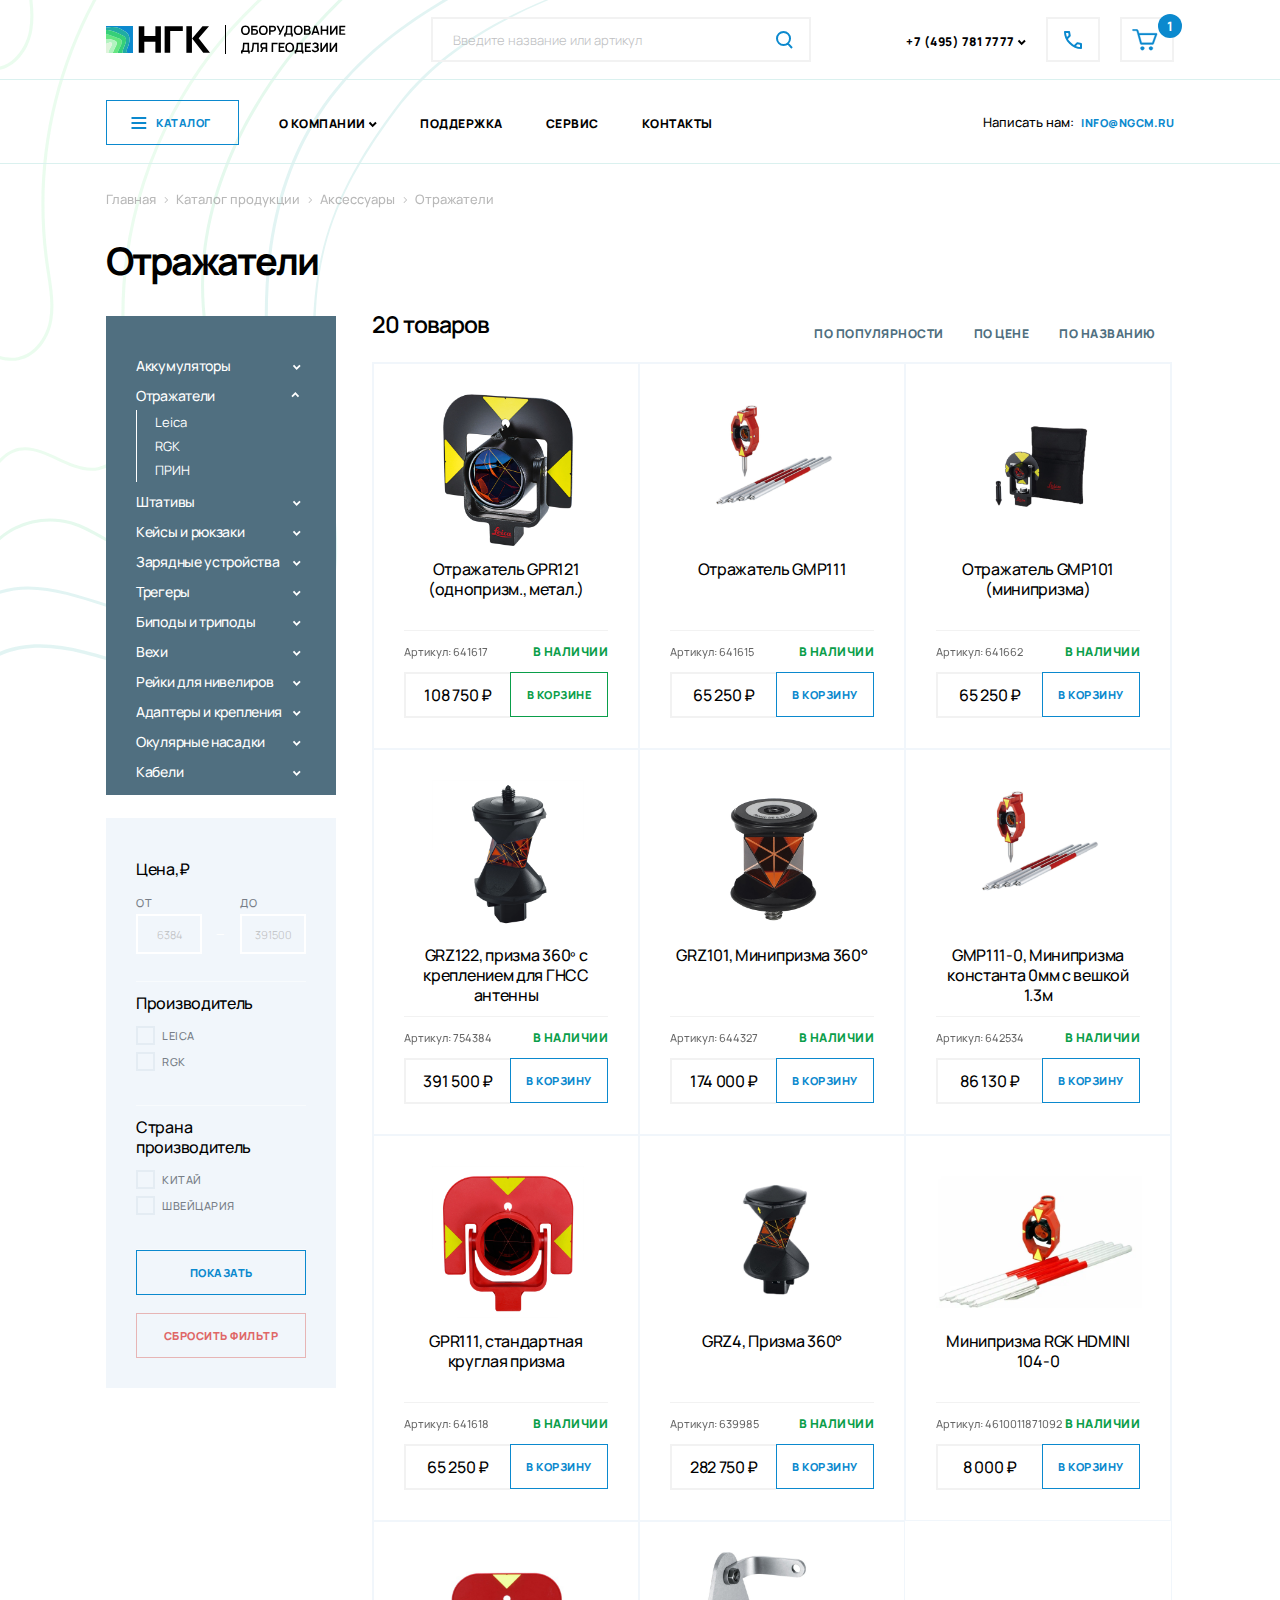
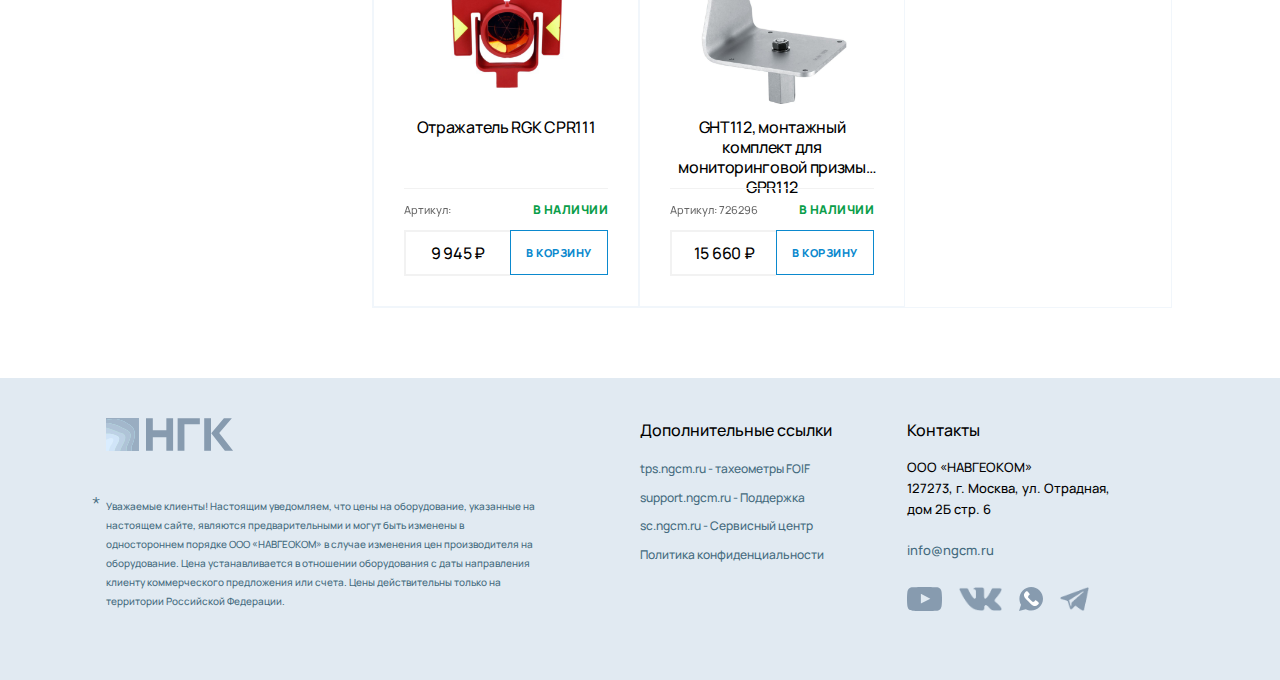
<file: catalogue-section.html>
<!DOCTYPE html>
<html lang="Ru-ru">
  <head>
    <meta http-equiv="Content-Type" content="text/html; charset=UTF-8" />
    <meta name="robots" content="index, follow" />
    <meta name="keywords" content="Отражатели" />
    <meta name="description" content="Отражатели от НАВГЕОКОМ. Геодезическое оборудование" />


    <link href="local/templates/main/components/bitrix/catalog.section/main/themes/red/style.min.css" type="text/css"  rel="stylesheet" />
    <link href="local/templates/main/styles.css" type="text/css"  data-template-style="true" rel="stylesheet" />
    <link href="local/templates/main/template_styles.css" type="text/css"  data-template-style="true" rel="stylesheet" />

    <meta charset="UTF-8">
    <meta http-equiv="X-UA-Compatible" content="IE=edge">
    <meta name="viewport" content="width=device-width, initial-scale=1.0">

    <link rel="stylesheet" href="local/templates/main/css/fancybox.css" type="text/css" media="screen" />
    <link rel="stylesheet" href="local/templates/main/css/styles.css" type="text/css" media="screen" />
    <link rel="stylesheet" href="local/templates/main/css/template_styles.css" type="text/css" media="screen" />

    <link rel="shortcut icon" href="local/templates/main/favicon/favicon.ico">
    <link rel="apple-touch-icon-precomposed" sizes="57x57" href="local/templates/main/favicon/apple-touch-icon-57x57.png" />
    <link rel="apple-touch-icon-precomposed" sizes="114x114" href="local/templates/main/favicon/apple-touch-icon-114x114.png" />
    <link rel="apple-touch-icon-precomposed" sizes="72x72" href="local/templates/main/favicon/apple-touch-icon-72x72.png" />
    <link rel="apple-touch-icon-precomposed" sizes="144x144" href="local/templates/main/favicon/apple-touch-icon-144x144.png" />
    <link rel="apple-touch-icon-precomposed" sizes="60x60" href="local/templates/main/favicon/apple-touch-icon-60x60.png" />
    <link rel="apple-touch-icon-precomposed" sizes="120x120" href="local/templates/main/favicon/apple-touch-icon-120x120.png" />
    <link rel="apple-touch-icon-precomposed" sizes="76x76" href="local/templates/main/favicon/apple-touch-icon-76x76.png" />
    <link rel="apple-touch-icon-precomposed" sizes="152x152" href="local/templates/main/favicon/apple-touch-icon-152x152.png" />
    <link rel="icon" type="image/png" href="local/templates/main/favicon/favicon-196x196.png" sizes="196x196" />
    <link rel="icon" type="image/png" href="local/templates/main/favicon/favicon-96x96.png" sizes="96x96" />
    <link rel="icon" type="image/png" href="local/templates/main/favicon/favicon-32x32.png" sizes="32x32" />
    <link rel="icon" type="image/png" href="local/templates/main/favicon/favicon-16x16.png" sizes="16x16" />
    <link rel="icon" type="image/png" href="local/templates/main/favicon/favicon-128.png" sizes="128x128" />
    <meta name="application-name" content="&nbsp;"/>
    <meta name="msapplication-TileColor" content="#FFFFFF" />
    <meta name="msapplication-TileImage" content="local/templates/main/favicon/mstile-144x144.png" />
    <meta name="msapplication-square70x70logo" content="local/templates/main/favicon/mstile-70x70.png" />
    <meta name="msapplication-square150x150logo" content="local/templates/main/favicon/mstile-150x150.png" />
    <meta name="msapplication-wide310x150logo" content="local/templates/main/favicon/mstile-310x150.png" />
    <meta name="msapplication-square310x310logo" content="local/templates/main/favicon/mstile-310x310.png" />

    <title>Отражатели</title>

</head>

<body>



        <!-- Прилипающее меню -->
    <div class="top-sticky">
        <div class="container">
            <div class="top">
                                    <a class="logo" href="/"><img src="local/templates/main/img/logo.svg" alt="НГК"></a>

                <a href="/catalog/" class="btn icon-cat">Каталог</a>

                <form action="/search/" method="get">
                    <input name="q" type="search" placeholder="Введите название или артикул">
                </form>

                 <div class="dropdown-tel">

            <a href="tel:+7 (495) 781 7777" class="link">+7 (495) 781 7777 <img class="arrow" src="local/templates/main/img/arrow.svg"></a>
        <div class="dropdown-tel__content">
            <a href="tel:+7 (495) 781 7777" class="link">+7 (495) 781 7777</a>
            <p class="dropdown-tel__content_p" style="padding-bottom: 9px;">Офис и техническая поддержка</p>


            <a href="tel:+7 (925) 515 0055" class="link">+7 (925) 515 0055</a>
        <p class="dropdown-tel__content_p">Сервисный центр</p>

    </div>
</div>
                <a href="windows/callback.html" class="callback window-link"></a>
                <a href="/basket/" class="basket"><span class="basketCountPos">1</span></a>
            </div>
        </div>
    </div>
    <!-- Конец "Прилипающее меню" -->

    <header class="header_desc">
        <div class="container">
            <div class="top">
                                <a class="logo" href="/"><img src="local/templates/main/img/logo.svg" alt="НГК"></a>
                <div class="header-title"><img src="local/templates/main/img/header-title.svg" alt="Оборудование для геодезии"></div>
                <form action="/search/" method="get">
                    <input name="q" type="search" placeholder="Введите название или артикул">
                </form>

                 <div class="dropdown-tel">

            <a href="tel:+7 (495) 781 7777" class="link">+7 (495) 781 7777 <img class="arrow" src="local/templates/main/img/arrow.svg"></a>
        <div class="dropdown-tel__content">
            <a href="tel:+7 (495) 781 7777" class="link">+7 (495) 781 7777</a>
            <p class="dropdown-tel__content_p" style="padding-bottom: 9px;">Офис и техническая поддержка</p>


            <a href="tel:+7 (925) 515 0055" class="link">+7 (925) 515 0055</a>
        <p class="dropdown-tel__content_p">Сервисный центр</p>

    </div>
</div>                <a href="windows/callback.html" class="callback window-link"></a>
                      <a href="/basket/" class="basket"><span class="basketCountPos">1</span></a>
            </div>
        </div>
        <div class="line-head"></div>
        <div class="menu">
            <a href="/catalog/" class="btn icon-cat">Каталог</a>
	<nav>
		<ul>





                    <li class="dropdown-menu">
					<a href="/about/" class="link">О компании <img class="arrow" src="local/templates/main/img/arrow.svg"></a>
					<div class="dropdown-menu__content">
						<ul>






									<li>
						<a href="/about/" class="link">О компании</a>
					</li>






									<li>
						<a href="/media/fotogalereya/index.php/" class="link">Галерея</a>
					</li>






									<li>
						<a href="/news/" class="link">Новости</a>
					</li>






									<li>
						<a href="/blog/" class="link">Блог</a>
					</li>




							</ul></li>

									<li class="dropdown-menu">
                        <a href="https://ngcm.ru/support/support_form.php" class="link">Поддержка</a>
                    </li>






									<li class="dropdown-menu">
                        <a href="/services/servisnyy-tsentr-leica-geosystems-kompaniya-navgeokom.php" class="link">Сервис</a>
                    </li>






									<li class="dropdown-menu">
                        <a href="/contacts/" class="link">Контакты</a>
                    </li>






		</ul>
	</nav>



            <div class="menu-mail">
                <p>Написать нам:</p>
                <a class="link" href="mailto:info@ngcm.ru">info@ngcm.ru</a>
            </div>
        </div>
        <div class="line-head"></div>
    </header>

    <header class="header-mob">
        <div class="header-cont">
            <div class="header-cont_logo">
                <a href="/"><img src="local/templates/main/img/logo.svg" alt="лого"></a>
            </div>
            <div class="header-cont_title"><img src="local/templates/main/img/header-title.svg" alt="Оборудование для геодезии"></div>
            <div class="overlay"></div>
            <div class="header-cont_search">
				<a><img src="local/templates/main/img/search-new.svg" alt="поиск"></a>
            </div>
            <div class="header-cont_callback">
                <a href="windows/callback.html" class="window-link"><img src="local/templates/main/img/callback.svg" alt="Обратный звонок"></a>
            </div>
            <div class="header-cont_basket">
                <a href="/basket/" class="basketMob"><img src="local/templates/main/img/basket-new.svg" alt="корзина"><span class="basketCountPosMob">1</span></a>
            </div>
            <a href="#menu-drop" class="menu-btn"></a>
        </div>
        <div class="top hidden">
                <form action="/search/" method="get">
                    <input name="q" type="search" placeholder="Введите название или артикул">
                </form>
        </div>
    </header>


<!-- Хлебные крошки -->
<nav class="breadcrumb" aria-label="Breadcrumb">
<div class="container">
	<ol class="breadcrumb__list">
		<li class="breadcrumb__item">
			<a class="breadcrumb__link" href="/">Главная</a>
		</li>

		<li class="breadcrumb__item">
			<a class="breadcrumb__link" href="/catalog/">Каталог продукции</a>
            <div class="breadcrumbs-catalogue-menu">
                <ul>
                    <li>
                        <a href="#">Тахеометры</a>
                        <ul>
                            <li><a href="#">Тахеометры LEICA</a></li>
                            <li><a href="#">Тахеометры FOIF</a></li>
                            <li><a href="#">Тахеометры SOUTH</a></li>
                            <li><a href="#">Тахеометры RUIDE</a></li>
                            <li><a href="#">Тахеометры GEOMAX</a></li>
                            <li><a href="#">Тахеометры TOPCON</a></li>
                        </ul>
                    </li>
                    <li>
                        <a href="#">Спутниковые приемники</a>
                        <ul>
                            <li><a href="#">Спутниковые ГНСС приемники Leica</a></li>
                            <li><a href="#">Спутниковые ГНСС приемники PrinCe</a></li>
                            <li><a href="#">Спутниковые ГНСС приемники EFIX</a></li>
                            <li><a href="#">Спутниковые ГНСС приемники CHCNAV</a></li>
                            <li><a href="#">Спутниковые ГНСС приемники TERSUS</a></li>
                        </ul>
                    </li>
                    <li class="active">
                        <a href="#">Аксессуары</a>
                        <ul>
                            <li><a href="#">Штативы</a></li>
                            <li><a href="#">Трегеры</a></li>
                            <li><a href="#">Вехи</a></li>
                            <li class="active">
                                <a href="#">Отражатели</a>
                                <ul>
                                    <li class="active"><a href="#">Отражатели Leica</a></li>
                                    <li><a href="#">Отражатели RGK</a></li>
                                    <li><a href="#">Отражатели НГК</a></li>
                                    <li><a href="#">Отражатели ПРИН</a></li>
                                </ul>
                            </li>
                            <li><a href="#">Аккумуляторы</a></li>
                            <li><a href="#">Зарядные устройства</a></li>
                            <li><a href="#">Биподы и триподы</a></li>
                            <li><a href="#">Адаптеры и крепления</a></li>
                            <li><a href="#">Кейсы и рюкзаки</a></li>
                            <li><a href="#">Рейки для нивелиров</a></li>
                            <li><a href="#">Карты памяти</a></li>
                            <li><a href="#">GNSS аксессуары</a></li>
                            <li><a href="#">Аксессуары для 3D-сканеров</a></li>
                            <li><a href="#">Дисплеи</a></li>
                            <li><a href="#">Лазерные приемники</a></li>
                            <li><a href="#">Распорные штанги</a></li>
                            <li><a href="#">Окулярные насадки</a></li>
                            <li><a href="#">Кабели</a></li>
                            <li><a href="#">Остальное</a></li>
                        </ul>
                    </li>
                    <li>
                        <a href="#">Полевые контроллеры</a>
                        <ul>
                            <li><a href="#">Полевые контроллеры Leica</a></li>
                            <li><a href="#">Полевые контроллеры PrinCe</a></li>
                            <li><a href="#">Полевые контроллеры TERSUS</a></li>
                            <li><a href="#">Полевые контроллеры RGK</a></li>
                        </ul>
                    </li>
                    <li>
                        <a href="#">Лазерные сканеры</a>
                    </li>
                    <li>
                        <a href="#">Программное обеспечение</a>
                        <ul>
                            <li><a href="#">Программное обеспечение Leica</a></li>
                            <li><a href="#">Программное обеспечение CREDO</a></li>
                            <li><a href="#">Программное обеспечение PrinCe</a></li>
                            <li><a href="#">Программное обеспечение Tersus</a></li>
                        </ul>
                    </li>
                    <li>
                        <a href="#">Цифровые нивелиры</a>
                        <ul>
                            <li><a href="#">Цифровые нивелиры Leica</a></li>
                            <li><a href="#">Цифровые нивелиры Trimble</a></li>
                        </ul>
                    </li>
                    <li>
                        <a href="#">Оптические нивелиры</a>
                        <ul>
                            <li><a href="#">Оптические нивелиры Leica</a></li>
                            <li><a href="#">Оптические нивелиры RGK</a></li>
                        </ul>
                    </li>
                    <li>
                        <a href="#">Ротационные нивелиры</a>
                        <ul>
                            <li><a href="#">Ротационные нивелиры Leica</a></li>
                            <li><a href="#">Ротационные нивелиры RGK</a></li>
                        </ul>
                    </li>
                    <li>
                        <a href="#">Лазерные уровни</a>
                        <ul>
                            <li><a href="#">Лазерные уровни Leica</a></li>
                            <li><a href="#">Лазерные уровни RGK</a></li>
                        </ul>
                    </li>
                    <li>
                        <a href="#">БПЛА</a>
                    </li>
                    <li>
                        <a href="#">Системы учета объема сыпучих материалов</a>
                    </li>
                    <li>
                        <a href="#">Снято с производства</a>
                        <ul>
                            <li><a href="#">Тахеометры Leica</a></li>
                            <li><a href="#">GNSS Leica</a></li>
                            <li><a href="#">Контроллеры Leica</a></li>
                            <li><a href="#">Нивелиры Leica</a></li>
                            <li><a href="#">Аксессуары Leica</a></li>
                            <li><a href="#">Программное обеспечение Leica</a></li>
                        </ul>
                    </li>
                </ul>
            </div>
		</li>

		<li class="breadcrumb__item">
			<a class="breadcrumb__link" href="/catalog/aksessuary/">Аксессуары</a>
            <div class="breadcrumbs-catalogue-menu">
                <ul>
                    <li><a href="#">Штативы</a></li>
                    <li><a href="#">Трегеры</a></li>
                    <li><a href="#">Вехи</a></li>
                    <li class="active">
                        <a href="#">Отражатели</a>
                        <ul>
                            <li class="active"><a href="#">Отражатели Leica</a></li>
                            <li><a href="#">Отражатели RGK</a></li>
                            <li><a href="#">Отражатели НГК</a></li>
                            <li><a href="#">Отражатели ПРИН</a></li>
                        </ul>
                    </li>
                    <li><a href="#">Аккумуляторы</a></li>
                    <li><a href="#">Зарядные устройства</a></li>
                    <li><a href="#">Биподы и триподы</a></li>
                    <li><a href="#">Адаптеры и крепления</a></li>
                    <li><a href="#">Кейсы и рюкзаки</a></li>
                    <li><a href="#">Рейки для нивелиров</a></li>
                    <li><a href="#">Карты памяти</a></li>
                    <li><a href="#">GNSS аксессуары</a></li>
                    <li><a href="#">Аксессуары для 3D-сканеров</a></li>
                    <li><a href="#">Дисплеи</a></li>
                    <li><a href="#">Лазерные приемники</a></li>
                    <li><a href="#">Распорные штанги</a></li>
                    <li><a href="#">Окулярные насадки</a></li>
                    <li><a href="#">Кабели</a></li>
                    <li><a href="#">Остальное</a></li>
                </ul>
            </div>
		</li>

			<li class="breadcrumb__item">
				<a class="breadcrumb__link" href="#">Отражатели</a>
                <div class="breadcrumbs-catalogue-menu">
                    <ul>
                        <li class="active"><a href="#">Отражатели Leica</a></li>
                        <li><a href="#">Отражатели RGK</a></li>
                        <li><a href="#">Отражатели НГК</a></li>
                        <li><a href="#">Отражатели ПРИН</a></li>
                    </ul>
                </div>
			</li>
			</ol>
</div>
</nav><!-- Конец "Хлебные крошки" -->

<!-- Заголовок -->
<div class="container">
	<h1>Отражатели</h1>
</div>
<!-- Конец "Заголовок" -->



<!-- Контент  -->

<div class="container">
	<div class="category">
		<div class="asides">
			<aside id="brands">


<ul class="brands__list">

													<li class="brands__dropdown ">
						<a onclick="location.href='/catalog/akkumyalyatory/'" href="/catalog/akkumyalyatory/" class="brands__dropdown-toggle">Аккумуляторы</a>
						<button class="brands__dropdown-arrow"></button>
						<ul class="brands__dropdown-menu">




																	<li><a href="/catalog/leica_akk/">Leica</a></li>






									</ul>
						</li>
													<li class="brands__dropdown  open">
						<a onclick="location.href='/catalog/otrazhateli/'" href="/catalog/otrazhateli/" class="brands__dropdown-toggle">Отражатели</a>
						<button class="brands__dropdown-arrow"></button>
						<ul class="brands__dropdown-menu">




																	<li><a href="/catalog/leica_o/">Leica</a></li>



																	<li><a href="/catalog/rgk_m/">RGK</a></li>



																	<li><a href="/catalog/prin_otr/">ПРИН</a></li>



									</ul>
						</li>
													<li class="brands__dropdown ">
						<a onclick="location.href='/catalog/shtativy/'" href="/catalog/shtativy/" class="brands__dropdown-toggle">Штативы</a>
						<button class="brands__dropdown-arrow"></button>
						<ul class="brands__dropdown-menu">




																	<li><a href="/catalog/leica_s/">Leica</a></li>



																	<li><a href="/catalog/nedo/">Nedo</a></li>



																	<li><a href="/catalog/rgk-s/">RGK</a></li>



																	<li><a href="/catalog/prin_S/">ПРИН</a></li>



									</ul>
						</li>
													<li class="brands__dropdown ">
						<a onclick="location.href='/catalog/keysy-i-ryukzaki/'" href="/catalog/keysy-i-ryukzaki/" class="brands__dropdown-toggle">Кейсы и рюкзаки</a>
						<button class="brands__dropdown-arrow"></button>
						<ul class="brands__dropdown-menu">




																	<li><a href="/catalog/rgk_r/">RGK</a></li>



																	<li><a href="/catalog/leica_K/">Leica</a></li>



									</ul>
						</li>
													<li class="brands__dropdown ">
						<a onclick="location.href='/catalog/zaryadnye-ustroystva/'" href="/catalog/zaryadnye-ustroystva/" class="brands__dropdown-toggle">Зарядные устройства</a>
						<button class="brands__dropdown-arrow"></button>
						<ul class="brands__dropdown-menu">




																	<li><a href="/catalog/leica_ZU/">Leica</a></li>



									</ul>
						</li>
													<li class="brands__dropdown ">
						<a onclick="location.href='/catalog/tregery/'" href="/catalog/tregery/" class="brands__dropdown-toggle">Трегеры</a>
						<button class="brands__dropdown-arrow"></button>
						<ul class="brands__dropdown-menu">




																	<li><a href="/catalog/leica_T/">Leica</a></li>



																	<li><a href="/catalog/rgk/">RGK</a></li>



																	<li><a href="/catalog/prin_TR/">ПРИН</a></li>



									</ul>
						</li>
													<li class="brands__dropdown ">
						<a onclick="location.href='/catalog/bipody-i-tripody/'" href="/catalog/bipody-i-tripody/" class="brands__dropdown-toggle">Биподы и триподы</a>
						<button class="brands__dropdown-arrow"></button>
						<ul class="brands__dropdown-menu">




																	<li><a href="/catalog/rgk_1/">RGK</a></li>



																	<li><a href="/catalog/prin_b/">ПРИН</a></li>



									</ul>
						</li>
													<li class="brands__dropdown ">
						<a onclick="location.href='/catalog/vekhi/'" href="/catalog/vekhi/" class="brands__dropdown-toggle">Вехи</a>
						<button class="brands__dropdown-arrow"></button>
						<ul class="brands__dropdown-menu">




																	<li><a href="/catalog/rgk_V/">RGK</a></li>



																	<li><a href="/catalog/leica_V/">Leica</a></li>



																	<li><a href="/catalog/prin_v/">ПРИН</a></li>



									</ul>
						</li>
													<li class="brands__dropdown ">
						<a onclick="location.href='/catalog/reyki-dlya-nivelirov-ls/'" href="/catalog/reyki-dlya-nivelirov-ls/" class="brands__dropdown-toggle">Рейки для нивелиров</a>
						<button class="brands__dropdown-arrow"></button>
						<ul class="brands__dropdown-menu">




																	<li><a href="/catalog/leica_r/">Leica</a></li>



																	<li><a href="/catalog/prin_R/">ПРИН</a></li>



									</ul>
						</li>
													<li class="brands__dropdown ">
						<a onclick="location.href='/catalog/adaptery/'" href="/catalog/adaptery/" class="brands__dropdown-toggle">Адаптеры и крепления</a>
						<button class="brands__dropdown-arrow"></button>
						<ul class="brands__dropdown-menu">




																	<li><a href="/catalog/leica_ad/">Leica</a></li>



																	<li><a href="/catalog/rgk-2/">RGK</a></li>



																	<li><a href="/catalog/prin_K/">ПРИН</a></li>



									</ul>
						</li>
													<li class="brands__dropdown ">
						<a onclick="location.href='/catalog/okulyarnye-nasadki/'" href="/catalog/okulyarnye-nasadki/" class="brands__dropdown-toggle">Окулярные насадки</a>
						<button class="brands__dropdown-arrow"></button>
						<ul class="brands__dropdown-menu">




									</ul>
						</li>
													<li class="brands__dropdown ">
						<a onclick="location.href='/catalog/kabeli/'" href="/catalog/kabeli/" class="brands__dropdown-toggle">Кабели</a>
						<button class="brands__dropdown-arrow"></button>
						<ul class="brands__dropdown-menu">




				</ul>
			</li>


</ul>



			</aside>
			<aside id="filter">



		<form name="arrFilter_form" action="/catalog/otrazhateli/" method="get" class="smartfilter">

										<div class="bx-filter-parameters-box bx-active">
							<span class="bx-filter-container-modef" style="display:none"></span>
						<div class="filt" style="margin-top: -18px;">
							<p class="h4">Цена,₽</p>
							<div class="filt__price">
								<label for="arrFilter_P1_MIN">От<input type="text" placeholder="6384"
								name="arrFilter_P1_MIN"
								class="min-price"
												id="arrFilter_P1_MIN"
												value=""
												onkeyup="smartFilter.keyup(this)"

								></label>
								<div class="filt__price_dash">—</div>
								<label for="arrFilter_P1_MAX">До<input type="text" placeholder="391500"

								name="arrFilter_P1_MAX"
												id="arrFilter_P1_MAX"
												value=""
												onkeyup="smartFilter.keyup(this)"

								></label>
							</div>
						</div>
						</div>

										<div class="bx-filter-parameters-box ">
						<div class="bx-filter-block" data-role="bx_filter_block">
							<div class="row bx-filter-parameters-box-container">
																<div class="filt">
										<p class="h4">Производитель</p>
																				<div class="checkbox">

											<div class="input-wrap">
												<input
													class="custom-checkbox"
													type="checkbox"
													value="Y"
													name="arrFilter_93_1689967713"
													id="arrFilter_93_1689967713"
																										onclick="smartFilter.click(this)"
												>
												<div class="mask">
													<svg width="19" height="19" viewBox="0 0 19 19" fill="none" xmlns="http://www.w3.org/2000/svg">
														<path d="M4 10L7.5 13.5L14.5 6.5" stroke="white" stroke-width="2"/>

													</svg>
												</div>
											</div>


											<label
												data-role="label_arrFilter_93_1689967713"
												class=""
												for="arrFilter_93_1689967713"
											>Leica</label>

										</div>
																				<div class="checkbox">

											<div class="input-wrap">
												<input
													class="custom-checkbox"
													type="checkbox"
													value="Y"
													name="arrFilter_93_3461308950"
													id="arrFilter_93_3461308950"
																										onclick="smartFilter.click(this)"
												>
												<div class="mask">
													<svg width="19" height="19" viewBox="0 0 19 19" fill="none" xmlns="http://www.w3.org/2000/svg">
														<path d="M4 10L7.5 13.5L14.5 6.5" stroke="white" stroke-width="2"/>

													</svg>
												</div>
											</div>


											<label
												data-role="label_arrFilter_93_3461308950"
												class=""
												for="arrFilter_93_3461308950"
											>RGK</label>

										</div>
																			</div>
									<span class="bx-filter-container-modef" style="display:none"></span>
														</div>
							<div style="clear: both"></div>
						</div>
					</div>
									<div class="bx-filter-parameters-box ">
						<div class="bx-filter-block" data-role="bx_filter_block">
							<div class="row bx-filter-parameters-box-container">
																<div class="filt">
										<p class="h4">Страна производитель</p>
																				<div class="checkbox">

											<div class="input-wrap">
												<input
													class="custom-checkbox"
													type="checkbox"
													value="Y"
													name="arrFilter_98_2788221432"
													id="arrFilter_98_2788221432"
																										onclick="smartFilter.click(this)"
												>
												<div class="mask">
													<svg width="19" height="19" viewBox="0 0 19 19" fill="none" xmlns="http://www.w3.org/2000/svg">
														<path d="M4 10L7.5 13.5L14.5 6.5" stroke="white" stroke-width="2"/>

													</svg>
												</div>
											</div>


											<label
												data-role="label_arrFilter_98_2788221432"
												class=""
												for="arrFilter_98_2788221432"
											>Китай</label>

										</div>
																				<div class="checkbox">

											<div class="input-wrap">
												<input
													class="custom-checkbox"
													type="checkbox"
													value="Y"
													name="arrFilter_98_3510096238"
													id="arrFilter_98_3510096238"
																										onclick="smartFilter.click(this)"
												>
												<div class="mask">
													<svg width="19" height="19" viewBox="0 0 19 19" fill="none" xmlns="http://www.w3.org/2000/svg">
														<path d="M4 10L7.5 13.5L14.5 6.5" stroke="white" stroke-width="2"/>

													</svg>
												</div>
											</div>


											<label
												data-role="label_arrFilter_98_3510096238"
												class=""
												for="arrFilter_98_3510096238"
											>Швейцария</label>

										</div>
																			</div>
									<span class="bx-filter-container-modef" style="display:none"></span>
														</div>
							<div style="clear: both"></div>
						</div>
					</div>


			<button type="submit" id="set_filter" name="set_filter" style="width: 170px;" value="Показать" class="on-btn">Показать</button>
			<button type="submit" id="del_filter" name="del_filter" value="Сбросить" class="off-btn">Сбросить фильтр</button>

			<div class="bx-filter-popup-result left" id="modef" style="display:none" style="display: inline-block;">
								Выбрано: <span id="modef_num">0</span>								<span class="arrow"></span>
								<br/>
								<a href="/catalog/otrazhateli/filter/clear/apply/" target="">Показать</a>
							</div>

		</form>


			</aside>
		</div>
		<div class="output">
			<div class="output__btn-mob">
				<a href="#brands-mob" class="output__btn-mob__brands">
					бренды <img src="local/templates/main/img/arrow-mob-btn.svg" alt="стрелка">
				</a>
				<a href="#filter-mob" class="output__btn-mob__filter">
					показать фильтр <img src="local/templates/main/img/filter-mob.svg" alt="фильтр">
				</a>
			</div>



<div class="output__header">
	<h3>20 товаров</h3>
	<div class="output__sort">

					<a href="?sort=popular&order=desc" class="link">по популярности</a>

					<a href="?sort=price&order=desc" class="link">по цене</a>

					<a href="?sort=name&order=desc" class="link">по названию</a>

	</div>
	<select onchange="sortMob();" class="select_sort_mob" name="sort" id="sort-mob">
		<option value="/catalog/otrazhateli/">Сортировка</option>
		<option data-sort="popular" data-order="desc" value="?sort=popular&order=desc" >По популярности &#8593;</option>
		<option data-sort="popular" data-order="asc" value="?sort=popular&order=asc" >По популярности &#8595;</option>

		<option data-sort="price" data-order="desc" value="?sort=price&order=desc" >По цене &#8593;</option>
		<option data-sort="price" data-order="asc" value="?sort=price&order=asc" >По цене &#8595;</option>

		<option data-sort="name" data-order="desc" value="?sort=name&order=desc" >По названию &#8593;</option>
		<option data-sort="name" data-order="asc" value="?sort=name&order=asc" >По названию &#8595;</option>

	</select>
</div>

<div class="output__products" data-entity="container-1">
			  <a href="/catalog/otrazhateli/otrazhatel-gpr121-odnoprizm-metal-/" class="output__products__prod">
                        <div class="output__products__prod_img">
                            <img src="upload/iblock/15d/cz7gwobk21g0x41kdf44ta7ibmq6gobl/27832f2b008a324c6f932c0fcbc70031035d4215-0.jpg" alt="">
                        </div>
                        <p class="h4">Отражатель GPR121 (однопризм., метал.)</p>
                        <ol class="param__list">

                        </ol>
                        <div class="output__products__prod_stripe"></div>
                        <div class="output__products__prod_art-have">
                            <div>
                                <p class="output__products__prod_art">Артикул: <span>641617</span></p>
                            </div>
                            <div>
                                <p class="link">
                                    в наличии
                                </p>
                            </div>
                        </div>
                        <div class="output__products__prod_price-btn">
                            <div class="output__products__prod_price">
                                <p class="h4">
									                                  	 108 750 ₽								                                   </p>
                            </div>
                            <button class="successButton" data-url="/catalog/otrazhateli/?action=BUY&amp;id=446">В корзине</button>
                        </div>
                    </a>
				  <a href="/catalog/otrazhateli/otrazhatel-gmp111/" class="output__products__prod">
                        <div class="output__products__prod_img">
                            <img src="upload/iblock/b7b/glzjrtz10sgi6jh23ee3u8d9o2xgr6ll/44.jpg" alt="">
                        </div>
                        <p class="h4">Отражатель GMP111</p>
                        <ol class="param__list">

                        </ol>
                        <div class="output__products__prod_stripe"></div>
                        <div class="output__products__prod_art-have">
                            <div>
                                <p class="output__products__prod_art">Артикул: <span>641615</span></p>
                            </div>
                            <div>
                                <p class="link">
                                    в наличии
                                </p>
                            </div>
                        </div>
                        <div class="output__products__prod_price-btn">
                            <div class="output__products__prod_price">
                                <p class="h4">
									                                  	 65 250 ₽								                                   </p>
                            </div>
                            <button class="js-addToCart" data-url="/catalog/otrazhateli/?action=BUY&amp;id=445">в корзину</button>
                        </div>
                    </a>
				  <a href="/catalog/otrazhateli/otrazhatel-gmp101-miniprizma/" class="output__products__prod">
                        <div class="output__products__prod_img">
                            <img src="upload/iblock/179/6atj470rpgbbuvu667j17av03p35e25e/33.jpg" alt="">
                        </div>
                        <p class="h4">Отражатель GMP101 (минипризма)</p>
                        <ol class="param__list">

                        </ol>
                        <div class="output__products__prod_stripe"></div>
                        <div class="output__products__prod_art-have">
                            <div>
                                <p class="output__products__prod_art">Артикул: <span>641662</span></p>
                            </div>
                            <div>
                                <p class="link">
                                    в наличии
                                </p>
                            </div>
                        </div>
                        <div class="output__products__prod_price-btn">
                            <div class="output__products__prod_price">
                                <p class="h4">
									                                  	 65 250 ₽								                                   </p>
                            </div>
                            <button class="js-addToCart" data-url="/catalog/otrazhateli/?action=BUY&amp;id=444">в корзину</button>
                        </div>
                    </a>
				  <a href="/catalog/otrazhateli/grz122-prizma-360-s-krepleniem-dlya-gnss-antenny/" class="output__products__prod">
                        <div class="output__products__prod_img">
                            <img src="upload/iblock/817/5lt0dkdqn72ej5bno0ss05opdxagrdf7/f034d9ab73700ca4b50aa2be7f20b259d685adde-0.jpg" alt="">
                        </div>
                        <p class="h4">GRZ122, призма 360º с креплением для ГНСС антенны</p>
                        <ol class="param__list">

                        </ol>
                        <div class="output__products__prod_stripe"></div>
                        <div class="output__products__prod_art-have">
                            <div>
                                <p class="output__products__prod_art">Артикул: <span>754384</span></p>
                            </div>
                            <div>
                                <p class="link">
                                    в наличии
                                </p>
                            </div>
                        </div>
                        <div class="output__products__prod_price-btn">
                            <div class="output__products__prod_price">
                                <p class="h4">
									                                  	 391 500 ₽								                                   </p>
                            </div>
                            <button class="js-addToCart" data-url="/catalog/otrazhateli/?action=BUY&amp;id=485">в корзину</button>
                        </div>
                    </a>
				  <a href="/catalog/otrazhateli/grz101-miniprizma-360/" class="output__products__prod">
                        <div class="output__products__prod_img">
                            <img src="upload/iblock/4b8/q4i5dmvs303hzc4s4jjxr85rmqqfgokv/1a5730377874f59e01061190e21f5db4b56d4f57-0.jpg" alt="">
                        </div>
                        <p class="h4">GRZ101, Минипризма 360°</p>
                        <ol class="param__list">

                        </ol>
                        <div class="output__products__prod_stripe"></div>
                        <div class="output__products__prod_art-have">
                            <div>
                                <p class="output__products__prod_art">Артикул: <span>644327</span></p>
                            </div>
                            <div>
                                <p class="link">
                                    в наличии
                                </p>
                            </div>
                        </div>
                        <div class="output__products__prod_price-btn">
                            <div class="output__products__prod_price">
                                <p class="h4">
									                                  	 174 000 ₽								                                   </p>
                            </div>
                            <button class="js-addToCart" data-url="/catalog/otrazhateli/?action=BUY&amp;id=478">в корзину</button>
                        </div>
                    </a>
				  <a href="/catalog/otrazhateli/gmp111-0-miniprizma-konstanta-0mm-s-veshkoy-1-3m/" class="output__products__prod">
                        <div class="output__products__prod_img">
                            <img src="upload/iblock/b7b/glzjrtz10sgi6jh23ee3u8d9o2xgr6ll/44.jpg" alt="">
                        </div>
                        <p class="h4">GMP111-0, Минипризма константа 0мм с вешкой 1.3м</p>
                        <ol class="param__list">

                        </ol>
                        <div class="output__products__prod_stripe"></div>
                        <div class="output__products__prod_art-have">
                            <div>
                                <p class="output__products__prod_art">Артикул: <span>642534</span></p>
                            </div>
                            <div>
                                <p class="link">
                                    в наличии
                                </p>
                            </div>
                        </div>
                        <div class="output__products__prod_price-btn">
                            <div class="output__products__prod_price">
                                <p class="h4">
									                                  	 86 130 ₽								                                   </p>
                            </div>
                            <button class="js-addToCart" data-url="/catalog/otrazhateli/?action=BUY&amp;id=477">в корзину</button>
                        </div>
                    </a>
				  <a href="/catalog/otrazhateli/gpr111-ctandartnaya-kruglaya-prizma/" class="output__products__prod">
                        <div class="output__products__prod_img">
                            <img src="upload/iblock/9a7/0zms573x3zq4wpc6viuzbk59narkh9mq/1.jpg" alt="">
                        </div>
                        <p class="h4">GPR111, cтандартная круглая призма</p>
                        <ol class="param__list">

                        </ol>
                        <div class="output__products__prod_stripe"></div>
                        <div class="output__products__prod_art-have">
                            <div>
                                <p class="output__products__prod_art">Артикул: <span>641618</span></p>
                            </div>
                            <div>
                                <p class="link">
                                    в наличии
                                </p>
                            </div>
                        </div>
                        <div class="output__products__prod_price-btn">
                            <div class="output__products__prod_price">
                                <p class="h4">
									                                  	 65 250 ₽								                                   </p>
                            </div>
                            <button class="js-addToCart" data-url="/catalog/otrazhateli/?action=BUY&amp;id=476">в корзину</button>
                        </div>
                    </a>
				  <a href="/catalog/otrazhateli/grz4-prizma-360/" class="output__products__prod">
                        <div class="output__products__prod_img">
                            <img src="upload/iblock/84c/9fz8hv2eba58z2rpd1wv72084jnqjes9/3084b0e9e89852718f2193f3b70f567abb4c449e-0.jpg" alt="">
                        </div>
                        <p class="h4">GRZ4, Призма 360°</p>
                        <ol class="param__list">

                        </ol>
                        <div class="output__products__prod_stripe"></div>
                        <div class="output__products__prod_art-have">
                            <div>
                                <p class="output__products__prod_art">Артикул: <span>639985</span></p>
                            </div>
                            <div>
                                <p class="link">
                                    в наличии
                                </p>
                            </div>
                        </div>
                        <div class="output__products__prod_price-btn">
                            <div class="output__products__prod_price">
                                <p class="h4">
									                                  	 282 750 ₽								                                   </p>
                            </div>
                            <button class="js-addToCart" data-url="/catalog/otrazhateli/?action=BUY&amp;id=475">в корзину</button>
                        </div>
                    </a>
				  <a href="/catalog/otrazhateli/miniprizma-rgk-hdmini-104-0/" class="output__products__prod">
                        <div class="output__products__prod_img">
                            <img src="upload/iblock/484/2tucytv8rwzoup9ua3qpr83i82wglnzt/600x600%20%281%29.webp" alt="">
                        </div>
                        <p class="h4">Минипризма RGK HDMINI 104-0</p>
                        <ol class="param__list">

                        </ol>
                        <div class="output__products__prod_stripe"></div>
                        <div class="output__products__prod_art-have">
                            <div>
                                <p class="output__products__prod_art">Артикул: <span>4610011871092</span></p>
                            </div>
                            <div>
                                <p class="link">
                                    в наличии
                                </p>
                            </div>
                        </div>
                        <div class="output__products__prod_price-btn">
                            <div class="output__products__prod_price">
                                <p class="h4">
									                                  	 8 000 ₽								                                   </p>
                            </div>
                            <button class="js-addToCart" data-url="/catalog/otrazhateli/?action=BUY&amp;id=617">в корзину</button>
                        </div>
                    </a>
				  <a href="/catalog/otrazhateli/otrazhatel-rgk-cpr111/" class="output__products__prod">
                        <div class="output__products__prod_img">
                            <img src="upload/iblock/9f3/x0yzd728n7vq3ucyqphc8jillydwa0v7/5a6682889aeaeabadc87e3fd14e926316eae9925-0.jpg" alt="">
                        </div>
                        <p class="h4">Отражатель RGK CPR111</p>
                        <ol class="param__list">

                        </ol>
                        <div class="output__products__prod_stripe"></div>
                        <div class="output__products__prod_art-have">
                            <div>
                                <p class="output__products__prod_art">Артикул: <span></span></p>
                            </div>
                            <div>
                                <p class="link">
                                    в наличии
                                </p>
                            </div>
                        </div>
                        <div class="output__products__prod_price-btn">
                            <div class="output__products__prod_price">
                                <p class="h4">
									                                  	 9 945 ₽								                                   </p>
                            </div>
                            <button class="js-addToCart" data-url="/catalog/otrazhateli/?action=BUY&amp;id=531">в корзину</button>
                        </div>
                    </a>
				  <a href="/catalog/otrazhateli/ght112-montazhnyy-komplekt-dlya-monitoringovoy-prizmy-gpr112/" class="output__products__prod">
                        <div class="output__products__prod_img">
                            <img src="upload/iblock/a39/jpxuvppjwari8h4eohdtgw67y309hxek/f078e97963fb52369aa741a42a31bd8d49f8a928-0.jpg" alt="">
                        </div>
                        <p class="h4">GHT112, монтажный комплект для мониторинговой призмы GPR112</p>
                        <ol class="param__list">

                        </ol>
                        <div class="output__products__prod_stripe"></div>
                        <div class="output__products__prod_art-have">
                            <div>
                                <p class="output__products__prod_art">Артикул: <span>726296</span></p>
                            </div>
                            <div>
                                <p class="link">
                                    в наличии
                                </p>
                            </div>
                        </div>
                        <div class="output__products__prod_price-btn">
                            <div class="output__products__prod_price">
                                <p class="h4">
									                                  	 15 660 ₽								                                   </p>
                            </div>
                            <button class="js-addToCart" data-url="/catalog/otrazhateli/?action=BUY&amp;id=488">в корзину</button>
                        </div>
                    </a>
		</div>


<!-- component-end -->

		</div>
	</div>
</div>
<!-- Конец "Контент "  -->



 <!-- Попап с выпадом брендов моб -->
<div class="popup_menu-drop" id="brands-mob">
	<a href="#" class="popup_close"></a>
	<a href="#" class="popup_area"></a>
	<div class="popup_menu__body">

	<div class="popup_menu_catalog">
						<div class="popup_menu_catalog_toggle">Бренды</div>

<ul class="brands__list">
																	
													<li class="brands__dropdown_mob  open">
						<a onclick="location.href='/catalog/takheometry/taheometry_leica/'" href="/catalog/takheometry/taheometry_leica/" class="brands__dropdown-toggle_mob">Тахеометры LEICA</a>
						<button class="brands__dropdown-arrow_mob"></button>
						<ul class="brands__dropdown-menu_mob">
					
																	
							
														
																	<li><a href="/catalog/takheometry/taheometry_leica/leica_ts03/">Тахеометр Leica TS03</a></li>
													
							
														
																	<li><a href="/catalog/takheometry/taheometry_leica/leica_ts07/">Тахеометр Leica TS07</a></li>
													
							
														
																	<li><a href="/catalog/takheometry/taheometry_leica/leica_ts10/">Тахеометр Leica TS10</a></li>
													
							
														
																	<li><a href="/catalog/takheometry/taheometry_leica/leica_ts16/">Тахеометр Leica TS16</a></li>
													
							
														
																					
							
														
																					
							
														
																					
							
														
																					
							
														
																					
							
														
																	<li><a href="/catalog/takheometry/taheometry_leica/leica_ms60/">Тахеометр Leica MS60</a></li>
													
							
														
																	<li><a href="/catalog/takheometry/taheometry_leica/leica_ts60/">Тахеометр Leica TS60</a></li>
													
							
														
																	<li><a href="/catalog/takheometry/taheometry_leica/leica_tm60/">Тахеометр Leica TM60</a></li>
													
							
														
																	<li><a href="/catalog/takheometry/taheometry_leica/leica-ts06plus-ex/">Тахеометр Leica TS06plus Ex</a></li>
													
							
														
									</ul>
						</li>
													<li class="brands__dropdown_mob ">
						<a onclick="location.href='/catalog/takheometry/foif/'" href="/catalog/takheometry/foif/" class="brands__dropdown-toggle_mob">Тахеометры FOIF</a>
						<button class="brands__dropdown-arrow_mob"></button>
						<ul class="brands__dropdown-menu_mob">
					
																	
							
														
									</ul>
						</li>
													<li class="brands__dropdown_mob ">
						<a onclick="location.href='/catalog/takheometry/geomax/'" href="/catalog/takheometry/geomax/" class="brands__dropdown-toggle_mob">Тахеометры GEOMAX</a>
						<button class="brands__dropdown-arrow_mob"></button>
						<ul class="brands__dropdown-menu_mob">
					
																	
							
														
																	<li><a href="/catalog/takheometry/geomax/zoom-10/">Тахеометр Geomax Zoom 10</a></li>
													
							
														
																	<li><a href="/catalog/takheometry/geomax/zoom-25/">Тахеометр Geomax Zoom 25</a></li>
													
							
														
																	<li><a href="/catalog/takheometry/geomax/zoom-40-win-ce/">Тахеометр Geomax Zoom 40 Win CE</a></li>
													
							
														
																	<li><a href="/catalog/takheometry/geomax/zoom-50/">Тахеометр Geomax Zoom 50</a></li>
													
							
														
																	<li><a href="/catalog/takheometry/geomax/zoom-75/">Тахеометр Geomax Zoom 75</a></li>
													
							
														
																	<li><a href="/catalog/takheometry/geomax/zoom-95/">Тахеометр Geomax Zoom 95</a></li>
													
							
														
									</ul>
						</li>
													<li class="brands__dropdown_mob ">
						<a onclick="location.href='/catalog/takheometry/south/'" href="/catalog/takheometry/south/" class="brands__dropdown-toggle_mob">Тахеометры SOUTH</a>
						<button class="brands__dropdown-arrow_mob"></button>
						<ul class="brands__dropdown-menu_mob">
					
																	
							
														
									</ul>
						</li>
													<li class="brands__dropdown_mob ">
						<a onclick="location.href='/catalog/takheometry/ruide/'" href="/catalog/takheometry/ruide/" class="brands__dropdown-toggle_mob">Тахеометры RUIDE</a>
						<button class="brands__dropdown-arrow_mob"></button>
						<ul class="brands__dropdown-menu_mob">
					
																	
							
			
				</ul>
			</li>

			
</ul>

 </div>


		<!-- <aside id="brands-mob_cont">

		</aside> -->
	</div>
</div>
<!-- Конец "Попап брендов моб" -->

<!-- Попап с выпадом фильтра моб-->
<div class="popup_menu-drop" id="filter-mob">
	<a href="#" class="popup_close"></a>
	<a href="#" class="popup_area"></a>
	<div class="popup_menu__body">

	<div class="popup_menu_catalog">
						<div class="popup_menu_catalog_toggle">фильтр</div>



		<form name="mobarrFilter_form" action="/catalog/otrazhateli/" method="get" class="smartfilter">

										<div class="bx-filter-parameters-box bx-active">
							<span class="bx-filter-container-modef" style="display:none"></span>
						<div class="filt" style="margin-top: -18px;">
							<p class="h4">Цена,₽</p>
							<div class="filt__price">
								<label for="arrFilter_P1_MIN">От<input type="text" placeholder="6384"
								name="arrFilter_P1_MIN"
								class="min-price"
												id="arrFilter_P1_MIN"
												value=""
												onkeyup="smartFilter.keyup(this)"

								></label>
								<div class="filt__price_dash">—</div>
								<label for="arrFilter_P1_MAX">До<input type="text" placeholder="391500"

								name="arrFilter_P1_MAX"
												id="arrFilter_P1_MAX"
												value=""
												onkeyup="smartFilter.keyup(this)"

								></label>
							</div>
						</div>
						</div>

										<div class="bx-filter-parameters-box ">
						<div class="bx-filter-block" data-role="bx_filter_block">
							<div class="row bx-filter-parameters-box-container">
																<div class="filt">
										<p class="h4">Производитель</p>
																				<div class="checkbox">

											<div class="input-wrap">
												<input
													class="custom-checkbox"
													type="checkbox"
													value="Y"
													name="arrFilter_93_1689967713"
													id="mobarrFilter_93_1689967713"
																										onclick="smartFilter.click(this)"
												>
												<div class="mask">
													<svg width="19" height="19" viewBox="0 0 19 19" fill="none" xmlns="http://www.w3.org/2000/svg">
														<path d="M4 10L7.5 13.5L14.5 6.5" stroke="white" stroke-width="2"/>

													</svg>
												</div>
											</div>


											<label
												data-role="label_arrFilter_93_1689967713"
												class=""
												for="mobarrFilter_93_1689967713"
											>Leica</label>

										</div>
																				<div class="checkbox">

											<div class="input-wrap">
												<input
													class="custom-checkbox"
													type="checkbox"
													value="Y"
													name="arrFilter_93_3461308950"
													id="mobarrFilter_93_3461308950"
																										onclick="smartFilter.click(this)"
												>
												<div class="mask">
													<svg width="19" height="19" viewBox="0 0 19 19" fill="none" xmlns="http://www.w3.org/2000/svg">
														<path d="M4 10L7.5 13.5L14.5 6.5" stroke="white" stroke-width="2"/>

													</svg>
												</div>
											</div>


											<label
												data-role="label_arrFilter_93_3461308950"
												class=""
												for="mobarrFilter_93_3461308950"
											>RGK</label>

										</div>
																			</div>
									<span class="bx-filter-container-modef" style="display:none"></span>
														</div>
							<div style="clear: both"></div>
						</div>
					</div>
									<div class="bx-filter-parameters-box ">
						<div class="bx-filter-block" data-role="bx_filter_block">
							<div class="row bx-filter-parameters-box-container">
																<div class="filt">
										<p class="h4">Страна производитель</p>
																				<div class="checkbox">

											<div class="input-wrap">
												<input
													class="custom-checkbox"
													type="checkbox"
													value="Y"
													name="arrFilter_98_2788221432"
													id="mobarrFilter_98_2788221432"
																										onclick="smartFilter.click(this)"
												>
												<div class="mask">
													<svg width="19" height="19" viewBox="0 0 19 19" fill="none" xmlns="http://www.w3.org/2000/svg">
														<path d="M4 10L7.5 13.5L14.5 6.5" stroke="white" stroke-width="2"/>

													</svg>
												</div>
											</div>


											<label
												data-role="label_arrFilter_98_2788221432"
												class=""
												for="mobarrFilter_98_2788221432"
											>Китай</label>

										</div>
																				<div class="checkbox">

											<div class="input-wrap">
												<input
													class="custom-checkbox"
													type="checkbox"
													value="Y"
													name="arrFilter_98_3510096238"
													id="mobarrFilter_98_3510096238"
																										onclick="smartFilter.click(this)"
												>
												<div class="mask">
													<svg width="19" height="19" viewBox="0 0 19 19" fill="none" xmlns="http://www.w3.org/2000/svg">
														<path d="M4 10L7.5 13.5L14.5 6.5" stroke="white" stroke-width="2"/>

													</svg>
												</div>
											</div>


											<label
												data-role="label_arrFilter_98_3510096238"
												class=""
												for="mobarrFilter_98_3510096238"
											>Швейцария</label>

										</div>
																			</div>
									<span class="bx-filter-container-modef" style="display:none"></span>
														</div>
							<div style="clear: both"></div>
						</div>
					</div>


			<button type="submit" id="set_filter" name="set_filter" style="width: 170px;" value="Показать" class="on-btn">Показать</button>
			<button type="submit" id="del_filter" name="del_filter" value="Сбросить" class="off-btn">Сбросить фильтр</button>

			<div class="bx-filter-popup-result left" id="modef" style="display:none" style="display: inline-block;">
								Выбрано: <span id="modef_num">0</span>								<span class="arrow"></span>
								<br/>
								<a href="/catalog/otrazhateli/filter/clear/apply/" target="">Показать</a>
							</div>

		</form>

		</div>

		<!-- <aside id="filter-mob_cont">



		</aside> -->
	</div>
</div>
<!-- Конец "Попап с выпадом фильтра моб" -->













  <footer>
        <div class="container footer-cont">
            <div class="footer-cont__col1">
                <img src="local/templates/main/img/logo-footer.svg" alt="НГК">
                <p class="footer-cont__col1_text">
                 Уважаемые клиенты! Настоящим уведомляем, что цены на оборудование, указанные на настоящем сайте, являются предварительными и могут быть изменены в одностороннем порядке ООО «НАВГЕОКОМ» в случае изменения цен производителя на оборудование. Цена устанавливается в отношении оборудования с даты направления клиенту коммерческого предложения или счета. Цены действительны только на территории Российской Федерации.<br>
 <br>
                </p>
                <p class="footer-cont__col1_star">*</p>
            </div>
            <div class="footer-cont__col2">
                <p class="footer-cont__col2_head">Дополнительные ссылки</p>




		<ul>

					<li>
				<a href="https://tps.ngcm.ru/allreg" target="_blank">tps.ngcm.ru - тахеометры FOIF</a>
			</li>

					<li>
				<a href="https://support.ngcm.ru" target="_blank">support.ngcm.ru - Поддержка</a>
			</li>

					<li>
				<a href="https://sc.ngcm.ru" target="_blank">sc.ngcm.ru - Сервисный центр</a>
			</li>

					<li>
				<a href="https://ngcm.ru/about/politika-konfidentsialnosti.php" target="_blank">Политика конфиденциальности</a>
			</li>



		</ul>




            </div>
            <div class="footer-cont__col3">
                <div class="col">
                <p class="footer-cont__col3_head">Контакты</p>
                <p class="footer-cont__col3_adress">ООО «НАВГЕОКОМ» <br> 127273, г. Москва, ул. Отрадная,<br>дом 2Б
                    стр. 6</p>
                </div>
                <div class="col">
                <div class="footer-cont__col3_adress_links"> <a href="mailto:info@ngcm.ru" class="footer-cont__col3_mail">info@ngcm.ru</a>
                    <div class="footer-cont__col3_soc">


    <a href="https://www.youtube.com/@ngc_com" class=""> <img src="upload/iblock/f1b/twgppltode3mg8dpvz5syznp0sxgkdr6/1.svg" alt=""/></a>

    <a href="https://vk.com/ngc_com" class=""> <img src="upload/iblock/999/kx600gob0p0e22ovk9mk22754x1u6rud/vk-ico.png" alt=""/></a>

    <a href="https://wa.me/79275720803" class=""> <img src="upload/iblock/c19/4cc2jzprxbt25xxbxjypkm3soy5d7vjc/whatsapp-svgrepo-com.svg" alt=""/></a>

    <a href="https://t.me/navgeocom_bot" class=""> <img src="upload/iblock/bbc/r3g2iq59hnh9c7f6hqcrcle2r8tbpe9b/tg-ico.png" alt=""/></a>

</div>				  <!--//-->
				</div>
                </div>

            </div>
        </div>
    </footer>

    <!-- Попап с выпадом каталога -->





<div class="popup_cat" id="drop-catalog">
	<a href="#" class="popup_close"></a>
	<a href="#" class="popup_area"></a>
	<div class="popup_cat__body">
		<a href="/catalog/" class="btn icon-cat-close">Каталог</a>
		<ul class="popup_cat__output">





									<!-- <div class="popup_cat__output__col1"> -->


									<li class="popup_cat__output__col1_ul1">
							<p class="h4">Тахеометры</p>
							<ul>










													<li><a href="/catalog/foif/">FOIF</a></li>










													<li><a href="/catalog/leica_1/">Leica</a></li>









									</ul>
						</li>

									<li class="popup_cat__output__col1_ul1">
							<p class="h4">Аксессуары</p>
							<ul>










													<li><a href="/catalog/akkumyalyatory/">Аккумуляторы</a></li>










													<li><a href="/catalog/otrazhateli/">Отражатели</a></li>










													<li><a href="/catalog/shtativy/">Штативы</a></li>










													<li><a href="/catalog/keysy-i-ryukzaki/">Кейсы и рюкзаки</a></li>










													<li><a href="/catalog/zaryadnye-ustroystva/">Зарядные устройства</a></li>










													<li><a href="/catalog/tregery/">Трегеры</a></li>










													<li><a href="/catalog/bipody-i-tripody/">Биподы и триподы</a></li>










													<li><a href="/catalog/vekhi/">Вехи</a></li>










													<li><a href="/catalog/reyki-dlya-nivelirov-ls/">Рейки для нивелиров</a></li>










													<li><a href="/catalog/adaptery/">Адаптеры и крепления</a></li>










													<li><a href="/catalog/okulyarnye-nasadki/">Окулярные насадки</a></li>










													<li><a href="/catalog/kabeli/">Кабели</a></li>









									</ul>
						</li>

									<li class="popup_cat__output__col1_ul1">
							<p class="h4">Спутниковые приемники</p>
							<ul>










													<li><a href="/catalog/leica_GNSS/">Leica</a></li>










													<li><a href="/catalog/tersus_gnss/">TERSUS</a></li>










													<li><a href="/catalog/prin/">PrinCe</a></li>










													<li><a href="/catalog/chcnav/">CHCNAV</a></li>









									</ul>
						</li>

									<li class="popup_cat__output__col1_ul1">
							<p class="h4">Полевые контроллеры</p>
							<ul>










													<li><a href="/catalog/leica/">Leica</a></li>










													<li><a href="/catalog/tersus/">TERSUS</a></li>










													<li><a href="/catalog/prince/">PrinCe</a></li>


									<!-- </div> -->






									<!-- <div class="popup_cat__output__col1"> -->

									</ul>
						</li>

									<li class="popup_cat__output__col1_ul1">
							<p class="h4">Лазерные сканеры</p>
							<ul>










													<li><a href="/catalog/leica_hds/">Leica</a></li>









									</ul>
						</li>

									<li class="popup_cat__output__col1_ul1">
							<p class="h4">Программное обеспечение</p>
							<ul>










													<li><a href="/catalog/leica_PO/">Leica</a></li>










													<li><a href="/catalog/prince_L/">PrinCe</a></li>










													<li><a href="/catalog/tersus_sw/">Tersus</a></li>









									</ul>
						</li>

									<li class="popup_cat__output__col1_ul1">
							<p class="h4">БПЛА</p>
							<ul>










													<li><a href="/catalog/optiplane/">Optiplane</a></li>









									</ul>
						</li>

									<li class="popup_cat__output__col1_ul1">
							<p class="h4">Системы учета объема сыпучих материалов</p>
							<ul>










													<li><a href="/catalog/sistema-ucheta-obema-sypuchikh-materialov/">Система учета объема сыпучих материалов</a></li>




				</ul>
			</li>

						<!-- </div> -->
					</ul>
    </div>
</div>



    <!-- Конец "Попап с выпадом каталога" -->

    <!-- Попап с выпадом меню бургер -->
    <div class="popup_menu-drop" id="menu-drop">
        <a href="#" class="popup_close"></a>
        <a href="#" class="popup_area"></a>
        <div class="popup_menu__body">
            <details class="popup_menu_catalog">
                <summary>
                    <a class="popup_menu_catalog_toggle">каталог</a>
                </summary>


<ul class="popup_menu_catalog__dropdown">

													<li class="popup_menu__dropdown">
                        <a href="#" class="popup_menu__dropdown-toggle">Тахеометры</a>
                        <ul class="popup_menu__dropdown-menu">




																	<li><a href="/catalog/foif/">FOIF</a></li>




																	<li><a href="/catalog/leica_1/">Leica</a></li>




									</ul>
						</li>
													<li class="popup_menu__dropdown">
                        <a href="#" class="popup_menu__dropdown-toggle">Аксессуары</a>
                        <ul class="popup_menu__dropdown-menu">




																	<li><a href="/catalog/akkumyalyatory/">Аккумуляторы</a></li>




																	<li><a href="/catalog/otrazhateli/">Отражатели</a></li>




																	<li><a href="/catalog/shtativy/">Штативы</a></li>




																	<li><a href="/catalog/keysy-i-ryukzaki/">Кейсы и рюкзаки</a></li>




																	<li><a href="/catalog/zaryadnye-ustroystva/">Зарядные устройства</a></li>




																	<li><a href="/catalog/tregery/">Трегеры</a></li>




																	<li><a href="/catalog/bipody-i-tripody/">Биподы и триподы</a></li>




																	<li><a href="/catalog/vekhi/">Вехи</a></li>




																	<li><a href="/catalog/reyki-dlya-nivelirov-ls/">Рейки для нивелиров</a></li>




																	<li><a href="/catalog/adaptery/">Адаптеры и крепления</a></li>




																	<li><a href="/catalog/okulyarnye-nasadki/">Окулярные насадки</a></li>




																	<li><a href="/catalog/kabeli/">Кабели</a></li>




									</ul>
						</li>
													<li class="popup_menu__dropdown">
                        <a href="#" class="popup_menu__dropdown-toggle">Спутниковые приемники</a>
                        <ul class="popup_menu__dropdown-menu">




																	<li><a href="/catalog/leica_GNSS/">Leica</a></li>




																	<li><a href="/catalog/tersus_gnss/">TERSUS</a></li>




																	<li><a href="/catalog/prin/">PrinCe</a></li>




																	<li><a href="/catalog/chcnav/">CHCNAV</a></li>




									</ul>
						</li>
													<li class="popup_menu__dropdown">
                        <a href="#" class="popup_menu__dropdown-toggle">Полевые контроллеры</a>
                        <ul class="popup_menu__dropdown-menu">




																	<li><a href="/catalog/leica/">Leica</a></li>




																	<li><a href="/catalog/tersus/">TERSUS</a></li>




																	<li><a href="/catalog/prince/">PrinCe</a></li>




									</ul>
						</li>
													<li class="popup_menu__dropdown">
                        <a href="#" class="popup_menu__dropdown-toggle">Лазерные сканеры</a>
                        <ul class="popup_menu__dropdown-menu">




																	<li><a href="/catalog/leica_hds/">Leica</a></li>




									</ul>
						</li>
													<li class="popup_menu__dropdown">
                        <a href="#" class="popup_menu__dropdown-toggle">Программное обеспечение</a>
                        <ul class="popup_menu__dropdown-menu">




																	<li><a href="/catalog/leica_PO/">Leica</a></li>




																	<li><a href="/catalog/prince_L/">PrinCe</a></li>




																	<li><a href="/catalog/tersus_sw/">Tersus</a></li>




									</ul>
						</li>
													<li class="popup_menu__dropdown">
                        <a href="#" class="popup_menu__dropdown-toggle">БПЛА</a>
                        <ul class="popup_menu__dropdown-menu">




																	<li><a href="/catalog/optiplane/">Optiplane</a></li>




									</ul>
						</li>
													<li class="popup_menu__dropdown">
                        <a href="#" class="popup_menu__dropdown-toggle">Системы учета объема сыпучих материалов</a>
                        <ul class="popup_menu__dropdown-menu">




																	<li><a href="/catalog/sistema-ucheta-obema-sypuchikh-materialov/">Система учета объема сыпучих материалов</a></li>




				</ul>
			</li>


</ul>





            </details>





	<ul class="popup_menu__output">




										<li><details class="popup_menu__output__det">
                        <summary class="popup_menu__output__det_sum"><a class="popup_menu__output__toggle">О компании</a></summary>







						<a href="/about/">О компании</a>








						<a href="/media/fotogalereya/index.php/">Галерея</a>








						<a href="/news/">Новости</a>








						<a href="/blog/">Блог</a>





							</details></li>

									<li>
						<a href="https://ngcm.ru/support/support_form.php">Поддержка</a>
					</li>






									<li>
						<a href="/services/servisnyy-tsentr-leica-geosystems-kompaniya-navgeokom.php">Сервис</a>
					</li>






									<li>
						<a href="/contacts/">Контакты</a>
					</li>






		</ul>




          <div class="popup_menu__tel">


        <div class="popup_menu__tel1">
        <p class="popup_menu__tel_p1">+7 (495) 781 7777</p>
        <p class="popup_menu__tel_p2">Офис и техническая поддержка</p>
    </div>


        <div class="popup_menu__tel2">
        <p class="popup_menu__tel_p1">+7 (925) 515 0055</p>
        <p class="popup_menu__tel_p2">Сервисный центр</p>
    </div>


</div>
            <div class="popup_menu__line-cont">
                <div class="popup_menu__line"></div>
            </div>
            <div class="popup_menu__mail">
                <p class="popup_menu__mail_p">Написать нам: </p>
                <a class="link" href="mailto:info@ngcm.ru">info@ngcm.ru</a>            </div>
        </div>
    </div>
    <!-- Конец "Попап с выпадом меню бургер" -->

    <!-- Попап с выпадом поиска -->
    <div class="popup_menu-drop" id="search-mob">
        <a href="#" class="popup_close"></a>
        <a href="#" class="popup_area"></a>
        <div class="popup_menu__body">
            <form action="/search/" class="search-mob" action="#" method="get">
                <input name="q" type="search" placeholder="Введите название или артикул">
            </form>
        </div>
    </div>
    <!-- Конец "Попап с выпадом поиска" -->

      <!-- Попап спасибо -->
      <a href="#thanks" id="thanksLink" style="display:none;"></a>
      <div class="popup_cat" id="thanks">
        <a href="#" class="popup_close"></a>
        <a href="#" class="popup_area"></a>
        <div class="popup_cat__body">
            <div class="popup_thanks">
                <p class="h3">Спасибо!</p>
                <p class="h4">В ближайщее время с Вами свяжуться</p>
                <a href="/" class="btn-popup">Перейти на главную</a>
            </div>
        </div>
    </div>
    <!-- Конец "Попап спасибо" -->

    <!-- Заглушка для AJAX -->

    <div class="loaderMy"></div>

    <!-- [end] Заглушка для AJAX -->
<script type="text/javascript"  src="local/templates/main/components/bitrix/catalog.smart.filter/main/script.js"></script>
<script type="text/javascript"  src="local/templates/main/components/bitrix/system.pagenavigation/catalog/script.js"></script>

<script type="text/javascript" src="ngc-js.js"></script>

<script>
	document.querySelectorAll('.brands__dropdown-arrow').forEach(btn => {
		btn.addEventListener('click', function(e) {
			e.preventDefault();
			this.closest('.brands__dropdown').classList.toggle('open');
		})
	});
</script>


<script defer type="text/javascript" src="local/templates/main/js/ngk-catalog.js"></script>


<script src="local/templates/main/js/jquery.min.js"></script>
<script src="local/templates/main/js/video.js"></script>
<script src="local/templates/main/js/swiper-bundle.min.js"></script>
<script src="local/templates/main/js/fancybox.umd.js"></script>
<script src="local/templates/main/js/jquery.mask.min.js"></script>
<script src="local/templates/main/js/validation/jquery.validate.min.js"></script>
<script src="local/templates/main/js/validation/messages_ru.js"></script>
<script src="local/templates/main/js/new.js"></script>


<script>
        Fancybox.bind('[data-fancybox]', {
  // Your custom options
});
//var $=jQuery;

    </script>
<script>
			BX.Currency.setCurrencies([{'CURRENCY':'BYN','FORMAT':{'FORMAT_STRING':'# руб.','DEC_POINT':'.','THOUSANDS_SEP':'&nbsp;','DECIMALS':2,'THOUSANDS_VARIANT':'B','HIDE_ZERO':'Y'}},{'CURRENCY':'EUR','FORMAT':{'FORMAT_STRING':'# &euro;','DEC_POINT':'.','THOUSANDS_SEP':'&nbsp;','DECIMALS':2,'THOUSANDS_VARIANT':'B','HIDE_ZERO':'Y'}},{'CURRENCY':'RUB','FORMAT':{'FORMAT_STRING':'# ₽','DEC_POINT':',','THOUSANDS_SEP':' ','DECIMALS':2,'THOUSANDS_VARIANT':'S','HIDE_ZERO':'Y'}},{'CURRENCY':'UAH','FORMAT':{'FORMAT_STRING':'# грн.','DEC_POINT':'.','THOUSANDS_SEP':'&nbsp;','DECIMALS':2,'THOUSANDS_VARIANT':'B','HIDE_ZERO':'Y'}},{'CURRENCY':'USD','FORMAT':{'FORMAT_STRING':'$#','DEC_POINT':'.','THOUSANDS_SEP':',','DECIMALS':2,'THOUSANDS_VARIANT':'C','HIDE_ZERO':'Y'}}]);
		</script>
<script>
	document.querySelectorAll('.brands__dropdown-arrow_mob').forEach(btn => {
		btn.addEventListener('click', function(e) {
			e.preventDefault();
			this.closest('.brands__dropdown_mob').classList.toggle('open');
		})
	});
</script>
</body>

</html>
</file>
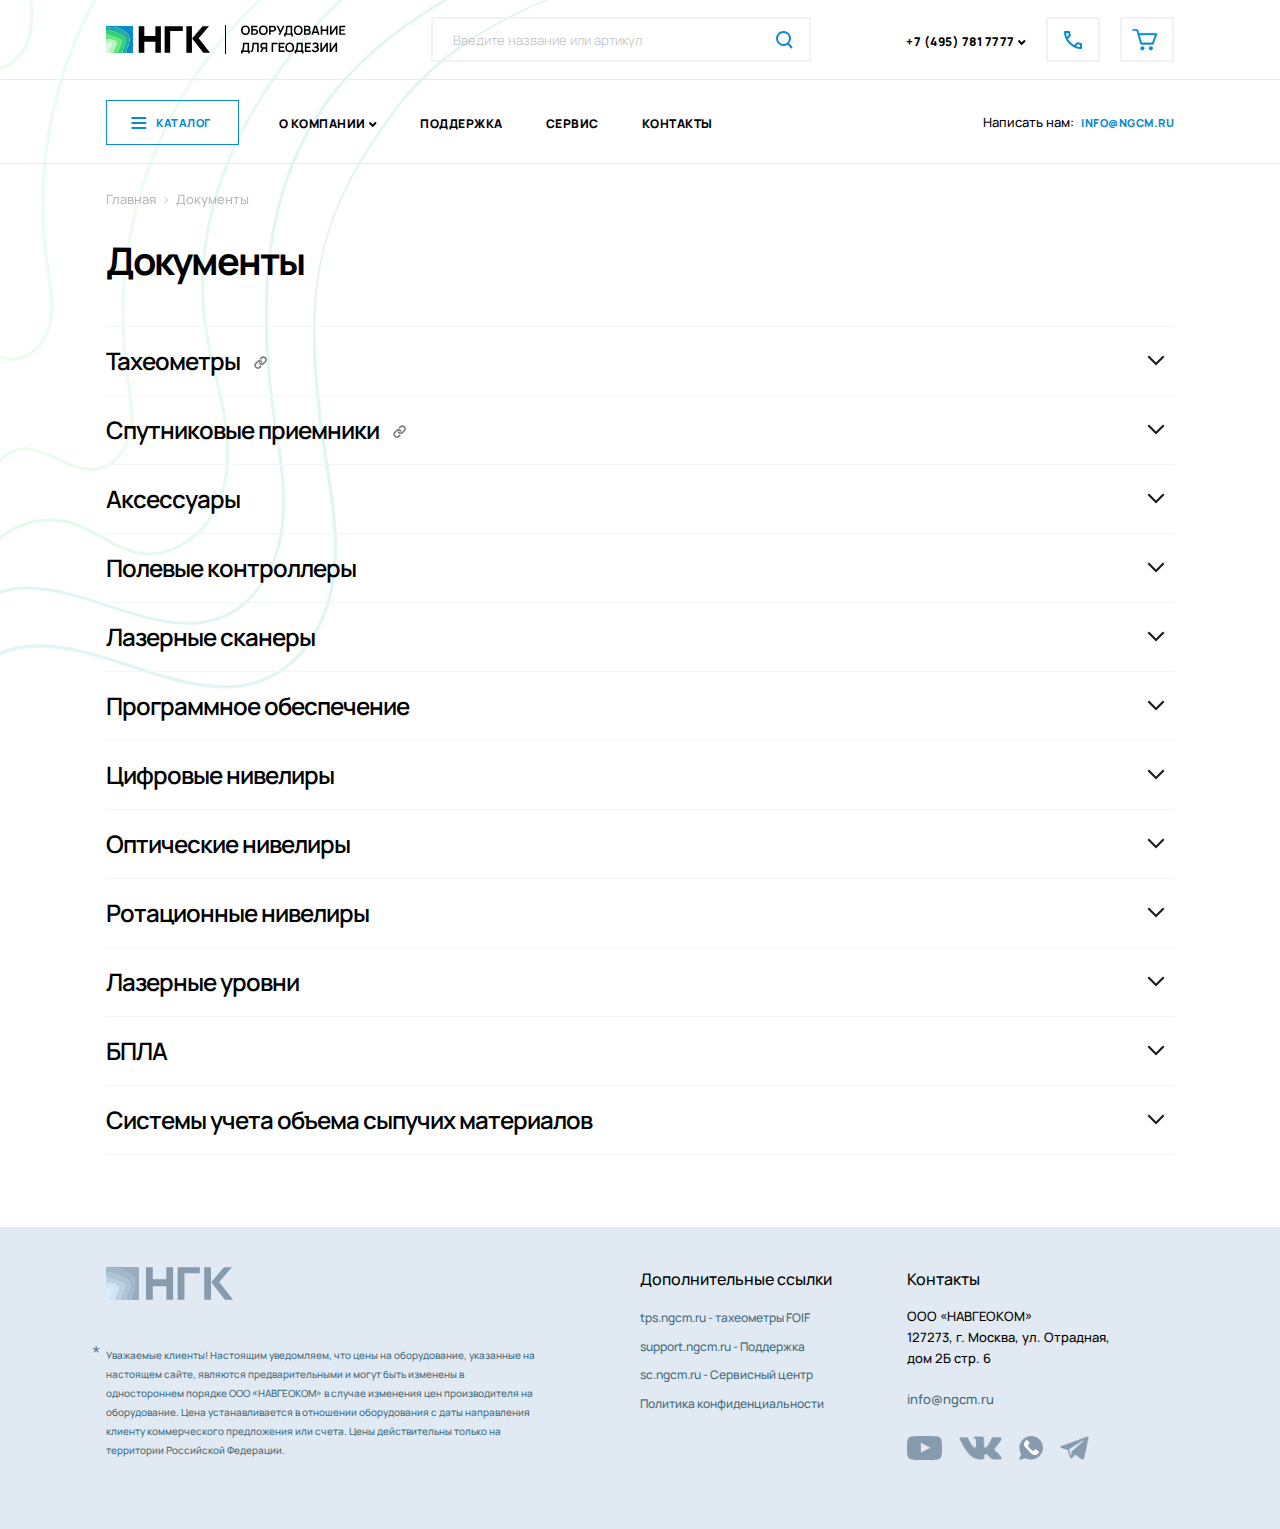
<file: docs.html>
<!DOCTYPE html>
<html lang="Ru-ru">
  <head>
    <meta http-equiv="Content-Type" content="text/html; charset=UTF-8" />
    <meta name="robots" content="index, follow" />
    <meta name="keywords" content="1С-Битрикс, CMS, PHP, bitrix, система управления контентом" />
    <meta name="description" content="Навгеоком" />
    <link href="local/templates/main/styles.css" type="text/css"  data-template-style="true" rel="stylesheet" />
    <link href="local/templates/main/template_styles.css" type="text/css"  data-template-style="true" rel="stylesheet" />

    <meta charset="UTF-8">
    <meta http-equiv="X-UA-Compatible" content="IE=edge">
    <meta name="viewport" content="width=device-width, initial-scale=1.0">

    <link rel="stylesheet" href="local/templates/main/css/fancybox.css" type="text/css" media="screen" />
    <link rel="stylesheet" href="local/templates/main/css/styles.css" type="text/css" media="screen" />
    <link rel="stylesheet" href="local/templates/main/css/template_styles.css" type="text/css" media="screen" />

    <link rel="shortcut icon" href="local/templates/main/favicon/favicon.ico">
    <link rel="apple-touch-icon-precomposed" sizes="57x57" href="local/templates/main/favicon/apple-touch-icon-57x57.png" />
    <link rel="apple-touch-icon-precomposed" sizes="114x114" href="local/templates/main/favicon/apple-touch-icon-114x114.png" />
    <link rel="apple-touch-icon-precomposed" sizes="72x72" href="local/templates/main/favicon/apple-touch-icon-72x72.png" />
    <link rel="apple-touch-icon-precomposed" sizes="144x144" href="local/templates/main/favicon/apple-touch-icon-144x144.png" />
    <link rel="apple-touch-icon-precomposed" sizes="60x60" href="local/templates/main/favicon/apple-touch-icon-60x60.png" />
    <link rel="apple-touch-icon-precomposed" sizes="120x120" href="local/templates/main/favicon/apple-touch-icon-120x120.png" />
    <link rel="apple-touch-icon-precomposed" sizes="76x76" href="local/templates/main/favicon/apple-touch-icon-76x76.png" />
    <link rel="apple-touch-icon-precomposed" sizes="152x152" href="local/templates/main/favicon/apple-touch-icon-152x152.png" />
    <link rel="icon" type="image/png" href="local/templates/main/favicon/favicon-196x196.png" sizes="196x196" />
    <link rel="icon" type="image/png" href="local/templates/main/favicon/favicon-96x96.png" sizes="96x96" />
    <link rel="icon" type="image/png" href="local/templates/main/favicon/favicon-32x32.png" sizes="32x32" />
    <link rel="icon" type="image/png" href="local/templates/main/favicon/favicon-16x16.png" sizes="16x16" />
    <link rel="icon" type="image/png" href="local/templates/main/favicon/favicon-128.png" sizes="128x128" />
    <meta name="application-name" content="&nbsp;"/>
    <meta name="msapplication-TileColor" content="#FFFFFF" />
    <meta name="msapplication-TileImage" content="local/templates/main/favicon/mstile-144x144.png" />
    <meta name="msapplication-square70x70logo" content="local/templates/main/favicon/mstile-70x70.png" />
    <meta name="msapplication-square150x150logo" content="local/templates/main/favicon/mstile-150x150.png" />
    <meta name="msapplication-wide310x150logo" content="local/templates/main/favicon/mstile-310x150.png" />
    <meta name="msapplication-square310x310logo" content="local/templates/main/favicon/mstile-310x310.png" />

    <title>Документы</title>

</head>

<body>



        <!-- Прилипающее меню -->
    <div class="top-sticky">
        <div class="container">
            <div class="top">
                                    <a class="logo" href="/"><img src="local/templates/main/img/logo.svg" alt="НГК"></a>

                <a href="/catalog/" class="btn icon-cat">Каталог</a>

                <form action="/search/" method="get">
                    <input name="q" type="search" placeholder="Введите название или артикул">
                </form>

                 <div class="dropdown-tel">

            <a href="tel:+7 (495) 781 7777" class="link">+7 (495) 781 7777 <img class="arrow" src="local/templates/main/img/arrow.svg"></a>
        <div class="dropdown-tel__content">
            <a href="tel:+7 (495) 781 7777" class="link">+7 (495) 781 7777</a>
            <p class="dropdown-tel__content_p" style="padding-bottom: 9px;">Офис и техническая поддержка</p>


            <a href="tel:+7 (925) 515 0055" class="link">+7 (925) 515 0055</a>
        <p class="dropdown-tel__content_p">Сервисный центр</p>

    </div>
</div>
                <a href="windows/callback.html" class="callback window-link"></a>
                <a href="/basket/" class="basket"></a>
            </div>
        </div>
    </div>
    <!-- Конец "Прилипающее меню" -->

    <header class="header_desc">
        <div class="container">
            <div class="top">
                                <a class="logo" href="/"><img src="local/templates/main/img/logo.svg" alt="НГК"></a>
                <div class="header-title"><img src="local/templates/main/img/header-title.svg" alt="Оборудование для геодезии"></div>
                <form action="/search/" method="get">
                    <input name="q" type="search" placeholder="Введите название или артикул">
                </form>

                 <div class="dropdown-tel">

            <a href="tel:+7 (495) 781 7777" class="link">+7 (495) 781 7777 <img class="arrow" src="local/templates/main/img/arrow.svg"></a>
        <div class="dropdown-tel__content">
            <a href="tel:+7 (495) 781 7777" class="link">+7 (495) 781 7777</a>
            <p class="dropdown-tel__content_p" style="padding-bottom: 9px;">Офис и техническая поддержка</p>


            <a href="tel:+7 (925) 515 0055" class="link">+7 (925) 515 0055</a>
        <p class="dropdown-tel__content_p">Сервисный центр</p>

    </div>
</div>                <a href="windows/callback.html" class="callback window-link"></a>
                      <a href="/basket/" class="basket"></a>
            </div>
        </div>
        <div class="line-head"></div>
        <div class="menu">
            <a href="/catalog/" class="btn icon-cat">Каталог</a>
	<nav>
		<ul>





					<li class="dropdown-menu">
					<a href="/about/" class="link">О компании <img class="arrow" src="local/templates/main/img/arrow.svg"></a>
					<div class="dropdown-menu__content">
						<ul>






									<li>
						<a href="/about/" class="link">О компании</a>
					</li>






									<li>
						<a href="/media/fotogalereya/index.php/" class="link">Галерея</a>
					</li>






									<li>
						<a href="/news/" class="link">Новости</a>
					</li>






									<li>
						<a href="/blog/" class="link">Блог</a>
					</li>




							</ul></li>

									<li class="dropdown-menu">
                        <a href="https://ngcm.ru/support/support_form.php" class="link">Поддержка</a>
                    </li>






									<li class="dropdown-menu">
                        <a href="/services/servisnyy-tsentr-leica-geosystems-kompaniya-navgeokom.php" class="link">Сервис</a>
                    </li>






									<li class="dropdown-menu">
                        <a href="/contacts/" class="link">Контакты</a>
                    </li>






		</ul>
	</nav>



            <div class="menu-mail">
                <p>Написать нам:</p>
                <a class="link" href="mailto:info@ngcm.ru">info@ngcm.ru</a>
            </div>
        </div>
        <div class="line-head"></div>
    </header>

    <header class="header-mob">
        <div class="header-cont">
            <div class="header-cont_logo">
                <a href="/"><img src="local/templates/main/img/logo.svg" alt="лого"></a>
            </div>
            <div class="header-cont_title"><img src="local/templates/main/img/header-title.svg" alt="Оборудование для геодезии"></div>
            <div class="overlay"></div>
            <div class="header-cont_search">
				<a><img src="local/templates/main/img/search-new.svg" alt="поиск"></a>
            </div>
            <div class="header-cont_callback">
                <a href="windows/callback.html" class="window-link"><img src="local/templates/main/img/callback.svg" alt="Обратный звонок"></a>
            </div>
            <div class="header-cont_basket">
                <a href="/basket/" class="basketMob"><img src="local/templates/main/img/basket-new.svg" alt="корзина"></a>
            </div>
            <a href="#menu-drop" class="menu-btn"></a>
        </div>
        <div class="top hidden">
                <form action="/search/" method="get">
                    <input name="q" type="search" placeholder="Введите название или артикул">
                </form>
        </div>
    </header>


<!-- Хлебные крошки -->
<nav class="breadcrumb" aria-label="Breadcrumb">
<div class="container">
	<ol class="breadcrumb__list">
		<li class="breadcrumb__item">
			<a class="breadcrumb__link" href="/">Главная</a>
		</li>

			<li class="breadcrumb__item">
				<a class="breadcrumb__link" href="#">Документы</a>
			</li>
			</ol>
</div>
</nav><!-- Конец "Хлебные крошки" -->

<!-- Заголовок -->
<div class="container">
	<h1>Документы</h1>
</div>
<!-- Конец "Заголовок" -->






<div class="container">

    <!-- docs -->
    <div class="docs">

        <!-- docs group -->
        <div class="docs-group" data-id="taheometres">
            <div class="docs-group-title">Тахеометры <a href="#" class="docs-item-url" title="Скопировать ссылку на документ"></a></div>
            <div class="docs-group-content">
                <!-- docs section -->
                <div class="docs-section" data-id="leica">
                    <div class="docs-section-title">
                        <div class="docs-section-title-text">Leica <a href="#" class="docs-item-url" title="Скопировать ссылку на документ"></a></div>
                    </div>
                    <div class="docs-section-content">
                        <div class="docs-list">
                            <div class="docs-block" data-id="ts03">
                                <div class="docs-block-title">TS03 <a href="#" class="docs-item-url" title="Скопировать ссылку на документ"></a></div>
                                <div class="docs-item">
                                    <div class="docs-item-title"><a href="#">Описание</a></div>
                                    <div class="docs-item-info">pdf<span></span>2,45 мб</div>
                                </div>
                                <div class="docs-item">
                                    <div class="docs-item-title"><a href="#">Руководство пользователя</a></div>
                                    <div class="docs-item-info">pdf<span></span>2,45 мб</div>
                                </div>
                                <div class="docs-item">
                                    <div class="docs-item-title"><a href="#">Инструкция</a></div>
                                    <div class="docs-item-info">pdf<span></span>2,45 мб</div>
                                </div>
                            </div>

                            <div class="docs-block" data-id="ts07">
                                <div class="docs-block-title">TS07 <a href="#" class="docs-item-url" title="Скопировать ссылку на документ"></a></div>
                                <div class="docs-item">
                                    <div class="docs-item-title"><a href="#">Описание</a></div>
                                    <div class="docs-item-info">pdf<span></span>2,45 мб</div>
                                </div>
                                <div class="docs-item">
                                    <div class="docs-item-title"><a href="#">Руководство пользователя</a></div>
                                    <div class="docs-item-info">pdf<span></span>2,45 мб</div>
                                </div>
                                <div class="docs-item">
                                    <div class="docs-item-title"><a href="#">Инструкция</a></div>
                                    <div class="docs-item-info">pdf<span></span>2,45 мб</div>
                                </div>
                            </div>

                            <div class="docs-block" data-id="ts10">
                                <div class="docs-block-title">TS10 <a href="#" class="docs-item-url" title="Скопировать ссылку на документ"></a></div>
                                <div class="docs-item">
                                    <div class="docs-item-title"><a href="#">Описание</a></div>
                                    <div class="docs-item-info">pdf<span></span>2,45 мб</div>
                                </div>
                                <div class="docs-item">
                                    <div class="docs-item-title"><a href="#">Руководство пользователя</a></div>
                                    <div class="docs-item-info">pdf<span></span>2,45 мб</div>
                                </div>
                                <div class="docs-item">
                                    <div class="docs-item-title"><a href="#">Инструкция</a></div>
                                    <div class="docs-item-info">pdf<span></span>2,45 мб</div>
                                </div>
                            </div>

                            <div class="docs-block" data-id="ts16">
                                <div class="docs-block-title">TS16 <a href="#" class="docs-item-url" title="Скопировать ссылку на документ"></a></div>
                                <div class="docs-item">
                                    <div class="docs-item-title"><a href="#">Описание</a></div>
                                    <div class="docs-item-info">pdf<span></span>2,45 мб</div>
                                </div>
                                <div class="docs-item">
                                    <div class="docs-item-title"><a href="#">Руководство пользователя</a></div>
                                    <div class="docs-item-info">pdf<span></span>2,45 мб</div>
                                </div>
                                <div class="docs-item">
                                    <div class="docs-item-title"><a href="#">Инструкция</a></div>
                                    <div class="docs-item-info">pdf<span></span>2,45 мб</div>
                                </div>
                            </div>

                            <div class="docs-block" data-id="ms60">
                                <div class="docs-block-title">MS60 <a href="#" class="docs-item-url" title="Скопировать ссылку на документ"></a></div>
                                <div class="docs-item">
                                    <div class="docs-item-title"><a href="#">Описание</a></div>
                                    <div class="docs-item-info">pdf<span></span>2,45 мб</div>
                                </div>
                                <div class="docs-item">
                                    <div class="docs-item-title"><a href="#">Руководство пользователя</a></div>
                                    <div class="docs-item-info">pdf<span></span>2,45 мб</div>
                                </div>
                                <div class="docs-item">
                                    <div class="docs-item-title"><a href="#">Инструкция</a></div>
                                    <div class="docs-item-info">pdf<span></span>2,45 мб</div>
                                </div>
                            </div>

                            <div class="docs-block" data-id="ts60">
                                <div class="docs-block-title">TS60 <a href="#" class="docs-item-url" title="Скопировать ссылку на документ"></a></div>
                                <div class="docs-item">
                                    <div class="docs-item-title"><a href="#">Описание</a></div>
                                    <div class="docs-item-info">pdf<span></span>2,45 мб</div>
                                </div>
                                <div class="docs-item">
                                    <div class="docs-item-title"><a href="#">Руководство пользователя</a></div>
                                    <div class="docs-item-info">pdf<span></span>2,45 мб</div>
                                </div>
                                <div class="docs-item">
                                    <div class="docs-item-title"><a href="#">Инструкция</a></div>
                                    <div class="docs-item-info">pdf<span></span>2,45 мб</div>
                                </div>
                            </div>

                            <div class="docs-block" data-id="tm60">
                                <div class="docs-block-title">TM60 <a href="#" class="docs-item-url" title="Скопировать ссылку на документ"></a></div>
                                <div class="docs-item">
                                    <div class="docs-item-title"><a href="#">Описание</a></div>
                                    <div class="docs-item-info">pdf<span></span>2,45 мб</div>
                                </div>
                                <div class="docs-item">
                                    <div class="docs-item-title"><a href="#">Руководство пользователя</a></div>
                                    <div class="docs-item-info">pdf<span></span>2,45 мб</div>
                                </div>
                                <div class="docs-item">
                                    <div class="docs-item-title"><a href="#">Инструкция</a></div>
                                    <div class="docs-item-info">pdf<span></span>2,45 мб</div>
                                </div>
                            </div>

                            <div class="docs-block" data-id="ts06plus">
                                <div class="docs-block-title">TS06plus Ex <a href="#" class="docs-item-url" title="Скопировать ссылку на документ"></a></div>
                                <div class="docs-item">
                                    <div class="docs-item-title"><a href="#">Описание</a></div>
                                    <div class="docs-item-info">pdf<span></span>2,45 мб</div>
                                </div>
                                <div class="docs-item">
                                    <div class="docs-item-title"><a href="#">Руководство пользователя</a></div>
                                    <div class="docs-item-info">pdf<span></span>2,45 мб</div>
                                </div>
                                <div class="docs-item">
                                    <div class="docs-item-title"><a href="#">Инструкция</a></div>
                                    <div class="docs-item-info">pdf<span></span>2,45 мб</div>
                                </div>
                            </div>

                            <div class="docs-block" data-id="ts07rus">
                                <div class="docs-block-title">TS07 RUS <a href="#" class="docs-item-url" title="Скопировать ссылку на документ"></a></div>
                                <div class="docs-item">
                                    <div class="docs-item-title"><a href="#">Описание</a></div>
                                    <div class="docs-item-info">pdf<span></span>2,45 мб</div>
                                </div>
                                <div class="docs-item">
                                    <div class="docs-item-title"><a href="#">Руководство пользователя</a></div>
                                    <div class="docs-item-info">pdf<span></span>2,45 мб</div>
                                </div>
                                <div class="docs-item">
                                    <div class="docs-item-title"><a href="#">Инструкция</a></div>
                                    <div class="docs-item-info">pdf<span></span>2,45 мб</div>
                                </div>
                            </div>

                            <div class="docs-block" data-id="ts09rus">
                                <div class="docs-block-title">TS09 RUS <a href="#" class="docs-item-url" title="Скопировать ссылку на документ"></a></div>
                                <div class="docs-item">
                                    <div class="docs-item-title"><a href="#">Описание</a></div>
                                    <div class="docs-item-info">pdf<span></span>2,45 мб</div>
                                </div>
                                <div class="docs-item">
                                    <div class="docs-item-title"><a href="#">Руководство пользователя</a></div>
                                    <div class="docs-item-info">pdf<span></span>2,45 мб</div>
                                </div>
                                <div class="docs-item">
                                    <div class="docs-item-title"><a href="#">Инструкция</a></div>
                                    <div class="docs-item-info">pdf<span></span>2,45 мб</div>
                                </div>
                            </div>
                        </div>
                    </div>
                </div>
                <!-- docs section END -->

                <!-- docs section -->
                <div class="docs-section" data-id="foif">
                    <div class="docs-section-title">
                        <div class="docs-section-title-text">FOIF <a href="#" class="docs-item-url" title="Скопировать ссылку на документ"></a></div>
                    </div>
                    <div class="docs-section-content">
                        <div class="docs-list">
                            <div class="docs-block" data-id="foif-ts03">
                                <div class="docs-block-title">TS03 <a href="#" class="docs-item-url" title="Скопировать ссылку на документ"></a></div>
                                <div class="docs-item">
                                    <div class="docs-item-title"><a href="#">Описание</a></div>
                                    <div class="docs-item-info">pdf<span></span>2,45 мб</div>
                                </div>
                                <div class="docs-item">
                                    <div class="docs-item-title"><a href="#">Руководство пользователя</a></div>
                                    <div class="docs-item-info">pdf<span></span>2,45 мб</div>
                                </div>
                                <div class="docs-item">
                                    <div class="docs-item-title"><a href="#">Инструкция</a></div>
                                    <div class="docs-item-info">pdf<span></span>2,45 мб</div>
                                </div>
                            </div>
                        </div>
                    </div>
                </div>
                <!-- docs section END -->

                <!-- docs section -->
                <div class="docs-section" data-id="south">
                    <div class="docs-section-title">
                        <div class="docs-section-title-text">SOUTH <a href="#" class="docs-item-url" title="Скопировать ссылку на документ"></a></div>
                    </div>
                    <div class="docs-section-content">
                        <div class="docs-list">
                            <div class="docs-block" data-id="south-ts03">
                                <div class="docs-block-title">TS03 <a href="#" class="docs-item-url" title="Скопировать ссылку на документ"></a></div>
                                <div class="docs-item">
                                    <div class="docs-item-title"><a href="#">Описание</a></div>
                                    <div class="docs-item-info">pdf<span></span>2,45 мб</div>
                                </div>
                                <div class="docs-item">
                                    <div class="docs-item-title"><a href="#">Руководство пользователя</a></div>
                                    <div class="docs-item-info">pdf<span></span>2,45 мб</div>
                                </div>
                                <div class="docs-item">
                                    <div class="docs-item-title"><a href="#">Инструкция</a></div>
                                    <div class="docs-item-info">pdf<span></span>2,45 мб</div>
                                </div>
                            </div>
                        </div>
                    </div>
                </div>
                <!-- docs section END -->

                <!-- docs section -->
                <div class="docs-section">
                    <div class="docs-section-title">
                        <div class="docs-section-title-text">RUIDE</div>
                    </div>
                    <div class="docs-section-content">
                        <div class="docs-list">
                            <div class="docs-block">
                                <div class="docs-block-title">TS03</div>
                                <div class="docs-item">
                                    <div class="docs-item-title"><a href="#">Описание</a></div>
                                    <div class="docs-item-info">pdf<span></span>2,45 мб</div>
                                </div>
                                <div class="docs-item">
                                    <div class="docs-item-title"><a href="#">Руководство пользователя</a></div>
                                    <div class="docs-item-info">pdf<span></span>2,45 мб</div>
                                </div>
                                <div class="docs-item">
                                    <div class="docs-item-title"><a href="#">Инструкция</a></div>
                                    <div class="docs-item-info">pdf<span></span>2,45 мб</div>
                                </div>
                            </div>
                        </div>
                    </div>
                </div>
                <!-- docs section END -->

                <!-- docs section -->
                <div class="docs-section">
                    <div class="docs-section-title">
                        <div class="docs-section-title-text">GEOMAX</div>
                    </div>
                    <div class="docs-section-content">
                        <div class="docs-list">
                            <div class="docs-block">
                                <div class="docs-block-title">TS03</div>
                                <div class="docs-item">
                                    <div class="docs-item-title"><a href="#">Описание</a></div>
                                    <div class="docs-item-info">pdf<span></span>2,45 мб</div>
                                </div>
                                <div class="docs-item">
                                    <div class="docs-item-title"><a href="#">Руководство пользователя</a></div>
                                    <div class="docs-item-info">pdf<span></span>2,45 мб</div>
                                </div>
                                <div class="docs-item">
                                    <div class="docs-item-title"><a href="#">Инструкция</a></div>
                                    <div class="docs-item-info">pdf<span></span>2,45 мб</div>
                                </div>
                            </div>
                        </div>
                    </div>
                </div>
                <!-- docs section END -->

                <!-- docs section -->
                <div class="docs-section">
                    <div class="docs-section-title">
                        <div class="docs-section-title-text">TOPCON</div>
                    </div>
                    <div class="docs-section-content">
                        <div class="docs-list">
                            <div class="docs-block">
                                <div class="docs-block-title">TS03</div>
                                <div class="docs-item">
                                    <div class="docs-item-title"><a href="#">Описание</a></div>
                                    <div class="docs-item-info">pdf<span></span>2,45 мб</div>
                                </div>
                                <div class="docs-item">
                                    <div class="docs-item-title"><a href="#">Руководство пользователя</a></div>
                                    <div class="docs-item-info">pdf<span></span>2,45 мб</div>
                                </div>
                                <div class="docs-item">
                                    <div class="docs-item-title"><a href="#">Инструкция</a></div>
                                    <div class="docs-item-info">pdf<span></span>2,45 мб</div>
                                </div>
                            </div>
                        </div>
                    </div>
                </div>
                <!-- docs section END -->
            </div>
        </div>
        <!-- docs group END -->

        <!-- docs group -->
        <div class="docs-group" data-id="sputnik">
            <div class="docs-group-title">Спутниковые приемники <a href="#" class="docs-item-url" title="Скопировать ссылку на документ"></a></div>
            <div class="docs-group-content">
                <!-- docs section -->
                <div class="docs-section" data-id="sputnik-leica">
                    <div class="docs-section-title">
                        <div class="docs-section-title-text">Leica <a href="#" class="docs-item-url" title="Скопировать ссылку на документ"></a></div>
                    </div>
                    <div class="docs-section-content">
                        <div class="docs-list">
                            <div class="docs-block" data-id="sputnik-ts03">
                                <div class="docs-block-title">TS03 <a href="#" class="docs-item-url" title="Скопировать ссылку на документ"></a></div>
                                <div class="docs-item">
                                    <div class="docs-item-title"><a href="#">Описание</a></div>
                                    <div class="docs-item-info">pdf<span></span>2,45 мб</div>
                                </div>
                                <div class="docs-item">
                                    <div class="docs-item-title"><a href="#">Руководство пользователя</a></div>
                                    <div class="docs-item-info">pdf<span></span>2,45 мб</div>
                                </div>
                                <div class="docs-item">
                                    <div class="docs-item-title"><a href="#">Инструкция</a></div>
                                    <div class="docs-item-info">pdf<span></span>2,45 мб</div>
                                </div>
                            </div>
                        </div>
                    </div>
                </div>
                <!-- docs section END -->
            </div>
        </div>
        <!-- docs group END -->

        <!-- docs group -->
        <div class="docs-group">
            <div class="docs-group-title">Аксессуары</div>
            <div class="docs-group-content">
                <!-- docs section -->
                <div class="docs-section">
                    <div class="docs-section-title">
                        <div class="docs-section-title-text">Leica</div>
                    </div>
                    <div class="docs-section-content">
                        <div class="docs-list">
                            <div class="docs-block">
                                <div class="docs-block-title">TS03</div>
                                <div class="docs-item">
                                    <div class="docs-item-title"><a href="#">Описание</a></div>
                                    <div class="docs-item-info">pdf<span></span>2,45 мб</div>
                                </div>
                                <div class="docs-item">
                                    <div class="docs-item-title"><a href="#">Руководство пользователя</a></div>
                                    <div class="docs-item-info">pdf<span></span>2,45 мб</div>
                                </div>
                                <div class="docs-item">
                                    <div class="docs-item-title"><a href="#">Инструкция</a></div>
                                    <div class="docs-item-info">pdf<span></span>2,45 мб</div>
                                </div>
                            </div>
                        </div>
                    </div>
                </div>
                <!-- docs section END -->
            </div>
        </div>
        <!-- docs group END -->

        <!-- docs group -->
        <div class="docs-group">
            <div class="docs-group-title">Полевые контроллеры</div>
            <div class="docs-group-content">
                <!-- docs section -->
                <div class="docs-section">
                    <div class="docs-section-title">
                        <div class="docs-section-title-text">Leica</div>
                    </div>
                    <div class="docs-section-content">
                        <div class="docs-list">
                            <div class="docs-block">
                                <div class="docs-block-title">TS03</div>
                                <div class="docs-item">
                                    <div class="docs-item-title"><a href="#">Описание</a></div>
                                    <div class="docs-item-info">pdf<span></span>2,45 мб</div>
                                </div>
                                <div class="docs-item">
                                    <div class="docs-item-title"><a href="#">Руководство пользователя</a></div>
                                    <div class="docs-item-info">pdf<span></span>2,45 мб</div>
                                </div>
                                <div class="docs-item">
                                    <div class="docs-item-title"><a href="#">Инструкция</a></div>
                                    <div class="docs-item-info">pdf<span></span>2,45 мб</div>
                                </div>
                            </div>
                        </div>
                    </div>
                </div>
                <!-- docs section END -->
            </div>
        </div>
        <!-- docs group END -->

        <!-- docs group -->
        <div class="docs-group">
            <div class="docs-group-title">Лазерные сканеры</div>
            <div class="docs-group-content">
                <!-- docs section -->
                <div class="docs-section">
                    <div class="docs-section-title">
                        <div class="docs-section-title-text">Leica</div>
                    </div>
                    <div class="docs-section-content">
                        <div class="docs-list">
                            <div class="docs-block">
                                <div class="docs-block-title">TS03</div>
                                <div class="docs-item">
                                    <div class="docs-item-title"><a href="#">Описание</a></div>
                                    <div class="docs-item-info">pdf<span></span>2,45 мб</div>
                                </div>
                                <div class="docs-item">
                                    <div class="docs-item-title"><a href="#">Руководство пользователя</a></div>
                                    <div class="docs-item-info">pdf<span></span>2,45 мб</div>
                                </div>
                                <div class="docs-item">
                                    <div class="docs-item-title"><a href="#">Инструкция</a></div>
                                    <div class="docs-item-info">pdf<span></span>2,45 мб</div>
                                </div>
                            </div>
                        </div>
                    </div>
                </div>
                <!-- docs section END -->
            </div>
        </div>
        <!-- docs group END -->

        <!-- docs group -->
        <div class="docs-group">
            <div class="docs-group-title">Программное обеспечение</div>
            <div class="docs-group-content">
                <!-- docs section -->
                <div class="docs-section">
                    <div class="docs-section-title">
                        <div class="docs-section-title-text">Leica</div>
                    </div>
                    <div class="docs-section-content">
                        <div class="docs-list">
                            <div class="docs-block">
                                <div class="docs-block-title">TS03</div>
                                <div class="docs-item">
                                    <div class="docs-item-title"><a href="#">Описание</a></div>
                                    <div class="docs-item-info">pdf<span></span>2,45 мб</div>
                                </div>
                                <div class="docs-item">
                                    <div class="docs-item-title"><a href="#">Руководство пользователя</a></div>
                                    <div class="docs-item-info">pdf<span></span>2,45 мб</div>
                                </div>
                                <div class="docs-item">
                                    <div class="docs-item-title"><a href="#">Инструкция</a></div>
                                    <div class="docs-item-info">pdf<span></span>2,45 мб</div>
                                </div>
                            </div>
                        </div>
                    </div>
                </div>
                <!-- docs section END -->
            </div>
        </div>
        <!-- docs group END -->

        <!-- docs group -->
        <div class="docs-group">
            <div class="docs-group-title">Цифровые нивелиры</div>
            <div class="docs-group-content">
                <!-- docs section -->
                <div class="docs-section">
                    <div class="docs-section-title">
                        <div class="docs-section-title-text">Leica</div>
                    </div>
                    <div class="docs-section-content">
                        <div class="docs-list">
                            <div class="docs-block">
                                <div class="docs-block-title">TS03</div>
                                <div class="docs-item">
                                    <div class="docs-item-title"><a href="#">Описание</a></div>
                                    <div class="docs-item-info">pdf<span></span>2,45 мб</div>
                                </div>
                                <div class="docs-item">
                                    <div class="docs-item-title"><a href="#">Руководство пользователя</a></div>
                                    <div class="docs-item-info">pdf<span></span>2,45 мб</div>
                                </div>
                                <div class="docs-item">
                                    <div class="docs-item-title"><a href="#">Инструкция</a></div>
                                    <div class="docs-item-info">pdf<span></span>2,45 мб</div>
                                </div>
                            </div>
                        </div>
                    </div>
                </div>
                <!-- docs section END -->
            </div>
        </div>
        <!-- docs group END -->

        <!-- docs group -->
        <div class="docs-group">
            <div class="docs-group-title">Оптические нивелиры</div>
            <div class="docs-group-content">
                <!-- docs section -->
                <div class="docs-section">
                    <div class="docs-section-title">
                        <div class="docs-section-title-text">Leica</div>
                    </div>
                    <div class="docs-section-content">
                        <div class="docs-list">
                            <div class="docs-block">
                                <div class="docs-block-title">TS03</div>
                                <div class="docs-item">
                                    <div class="docs-item-title"><a href="#">Описание</a></div>
                                    <div class="docs-item-info">pdf<span></span>2,45 мб</div>
                                </div>
                                <div class="docs-item">
                                    <div class="docs-item-title"><a href="#">Руководство пользователя</a></div>
                                    <div class="docs-item-info">pdf<span></span>2,45 мб</div>
                                </div>
                                <div class="docs-item">
                                    <div class="docs-item-title"><a href="#">Инструкция</a></div>
                                    <div class="docs-item-info">pdf<span></span>2,45 мб</div>
                                </div>
                            </div>
                        </div>
                    </div>
                </div>
                <!-- docs section END -->
            </div>
        </div>
        <!-- docs group END -->

        <!-- docs group -->
        <div class="docs-group">
            <div class="docs-group-title">Ротационные нивелиры</div>
            <div class="docs-group-content">
                <!-- docs section -->
                <div class="docs-section">
                    <div class="docs-section-title">
                        <div class="docs-section-title-text">Leica</div>
                    </div>
                    <div class="docs-section-content">
                        <div class="docs-list">
                            <div class="docs-block">
                                <div class="docs-block-title">TS03</div>
                                <div class="docs-item">
                                    <div class="docs-item-title"><a href="#">Описание</a></div>
                                    <div class="docs-item-info">pdf<span></span>2,45 мб</div>
                                </div>
                                <div class="docs-item">
                                    <div class="docs-item-title"><a href="#">Руководство пользователя</a></div>
                                    <div class="docs-item-info">pdf<span></span>2,45 мб</div>
                                </div>
                                <div class="docs-item">
                                    <div class="docs-item-title"><a href="#">Инструкция</a></div>
                                    <div class="docs-item-info">pdf<span></span>2,45 мб</div>
                                </div>
                            </div>
                        </div>
                    </div>
                </div>
                <!-- docs section END -->
            </div>
        </div>
        <!-- docs group END -->

        <!-- docs group -->
        <div class="docs-group">
            <div class="docs-group-title">Лазерные уровни</div>
            <div class="docs-group-content">
                <!-- docs section -->
                <div class="docs-section">
                    <div class="docs-section-title">
                        <div class="docs-section-title-text">Leica</div>
                    </div>
                    <div class="docs-section-content">
                        <div class="docs-list">
                            <div class="docs-block">
                                <div class="docs-block-title">TS03</div>
                                <div class="docs-item">
                                    <div class="docs-item-title"><a href="#">Описание</a></div>
                                    <div class="docs-item-info">pdf<span></span>2,45 мб</div>
                                </div>
                                <div class="docs-item">
                                    <div class="docs-item-title"><a href="#">Руководство пользователя</a></div>
                                    <div class="docs-item-info">pdf<span></span>2,45 мб</div>
                                </div>
                                <div class="docs-item">
                                    <div class="docs-item-title"><a href="#">Инструкция</a></div>
                                    <div class="docs-item-info">pdf<span></span>2,45 мб</div>
                                </div>
                            </div>
                        </div>
                    </div>
                </div>
                <!-- docs section END -->
            </div>
        </div>
        <!-- docs group END -->

        <!-- docs group -->
        <div class="docs-group">
            <div class="docs-group-title">БПЛА</div>
            <div class="docs-group-content">
                <!-- docs section -->
                <div class="docs-section">
                    <div class="docs-section-title">
                        <div class="docs-section-title-text">Leica</div>
                    </div>
                    <div class="docs-section-content">
                        <div class="docs-list">
                            <div class="docs-block">
                                <div class="docs-block-title">TS03</div>
                                <div class="docs-item">
                                    <div class="docs-item-title"><a href="#">Описание</a></div>
                                    <div class="docs-item-info">pdf<span></span>2,45 мб</div>
                                </div>
                                <div class="docs-item">
                                    <div class="docs-item-title"><a href="#">Руководство пользователя</a></div>
                                    <div class="docs-item-info">pdf<span></span>2,45 мб</div>
                                </div>
                                <div class="docs-item">
                                    <div class="docs-item-title"><a href="#">Инструкция</a></div>
                                    <div class="docs-item-info">pdf<span></span>2,45 мб</div>
                                </div>
                            </div>
                        </div>
                    </div>
                </div>
                <!-- docs section END -->
            </div>
        </div>
        <!-- docs group END -->

        <!-- docs group -->
        <div class="docs-group">
            <div class="docs-group-title">Системы учета объема сыпучих материалов</div>
            <div class="docs-group-content">
                <!-- docs section -->
                <div class="docs-section">
                    <div class="docs-section-title">
                        <div class="docs-section-title-text">Leica</div>
                    </div>
                    <div class="docs-section-content">
                        <div class="docs-list">
                            <div class="docs-block">
                                <div class="docs-block-title">TS03</div>
                                <div class="docs-item">
                                    <div class="docs-item-title"><a href="#">Описание</a></div>
                                    <div class="docs-item-info">pdf<span></span>2,45 мб</div>
                                </div>
                                <div class="docs-item">
                                    <div class="docs-item-title"><a href="#">Руководство пользователя</a></div>
                                    <div class="docs-item-info">pdf<span></span>2,45 мб</div>
                                </div>
                                <div class="docs-item">
                                    <div class="docs-item-title"><a href="#">Инструкция</a></div>
                                    <div class="docs-item-info">pdf<span></span>2,45 мб</div>
                                </div>
                            </div>
                        </div>
                    </div>
                </div>
                <!-- docs section END -->
            </div>
        </div>
        <!-- docs group END -->

    </div>
    <!-- docs END -->

</div>

<br><br><br>






  <footer>
        <div class="container footer-cont">
            <div class="footer-cont__col1">
                <img src="local/templates/main/img/logo-footer.svg" alt="НГК">
                <p class="footer-cont__col1_text">
                 Уважаемые клиенты! Настоящим уведомляем, что цены на оборудование, указанные на настоящем сайте, являются предварительными и могут быть изменены в одностороннем порядке ООО «НАВГЕОКОМ» в случае изменения цен производителя на оборудование. Цена устанавливается в отношении оборудования с даты направления клиенту коммерческого предложения или счета. Цены действительны только на территории Российской Федерации.<br>
 <br>
                </p>
                <p class="footer-cont__col1_star">*</p>
            </div>
            <div class="footer-cont__col2">
                <p class="footer-cont__col2_head">Дополнительные ссылки</p>




		<ul>

					<li>
				<a href="https://tps.ngcm.ru/allreg" target="_blank">tps.ngcm.ru - тахеометры FOIF</a>
			</li>

					<li>
				<a href="https://support.ngcm.ru" target="_blank">support.ngcm.ru - Поддержка</a>
			</li>

					<li>
				<a href="https://sc.ngcm.ru" target="_blank">sc.ngcm.ru - Сервисный центр</a>
			</li>

					<li>
				<a href="https://ngcm.ru/about/politika-konfidentsialnosti.php" target="_blank">Политика конфиденциальности</a>
			</li>



		</ul>




            </div>
            <div class="footer-cont__col3">
                <div class="col">
                <p class="footer-cont__col3_head">Контакты</p>
                <p class="footer-cont__col3_adress">ООО «НАВГЕОКОМ» <br> 127273, г. Москва, ул. Отрадная,<br>дом 2Б
                    стр. 6</p>
                </div>
                <div class="col">
                <div class="footer-cont__col3_adress_links"> <a href="mailto:info@ngcm.ru" class="footer-cont__col3_mail">info@ngcm.ru</a>
                    <div class="footer-cont__col3_soc">


    <a href="https://www.youtube.com/@ngc_com" class=""> <img src="upload/iblock/f1b/twgppltode3mg8dpvz5syznp0sxgkdr6/1.svg" alt=""/></a>

    <a href="https://vk.com/ngc_com" class=""> <img src="upload/iblock/999/kx600gob0p0e22ovk9mk22754x1u6rud/vk-ico.png" alt=""/></a>

    <a href="https://wa.me/79275720803" class=""> <img src="upload/iblock/c19/4cc2jzprxbt25xxbxjypkm3soy5d7vjc/whatsapp-svgrepo-com.svg" alt=""/></a>

    <a href="https://t.me/navgeocom_bot" class=""> <img src="upload/iblock/bbc/r3g2iq59hnh9c7f6hqcrcle2r8tbpe9b/tg-ico.png" alt=""/></a>

</div>				  <!--//-->
				</div>
                </div>

            </div>
        </div>
    </footer>

    <!-- Попап с выпадом каталога -->





<div class="popup_cat" id="drop-catalog">
	<a href="#" class="popup_close"></a>
	<a href="#" class="popup_area"></a>
	<div class="popup_cat__body">
		<a href="/catalog/" class="btn icon-cat-close">Каталог</a>
		<ul class="popup_cat__output">





									<!-- <div class="popup_cat__output__col1"> -->


									<li class="popup_cat__output__col1_ul1">
							<p class="h4">Тахеометры</p>
							<ul>










													<li><a href="/catalog/foif/">FOIF</a></li>










													<li><a href="/catalog/leica_1/">Leica</a></li>









									</ul>
						</li>

									<li class="popup_cat__output__col1_ul1">
							<p class="h4">Аксессуары</p>
							<ul>










													<li><a href="/catalog/akkumyalyatory/">Аккумуляторы</a></li>










													<li><a href="/catalog/otrazhateli/">Отражатели</a></li>










													<li><a href="/catalog/shtativy/">Штативы</a></li>










													<li><a href="/catalog/keysy-i-ryukzaki/">Кейсы и рюкзаки</a></li>










													<li><a href="/catalog/zaryadnye-ustroystva/">Зарядные устройства</a></li>










													<li><a href="/catalog/tregery/">Трегеры</a></li>










													<li><a href="/catalog/bipody-i-tripody/">Биподы и триподы</a></li>










													<li><a href="/catalog/vekhi/">Вехи</a></li>










													<li><a href="/catalog/reyki-dlya-nivelirov-ls/">Рейки для нивелиров</a></li>










													<li><a href="/catalog/adaptery/">Адаптеры и крепления</a></li>










													<li><a href="/catalog/okulyarnye-nasadki/">Окулярные насадки</a></li>










													<li><a href="/catalog/kabeli/">Кабели</a></li>









									</ul>
						</li>

									<li class="popup_cat__output__col1_ul1">
							<p class="h4">Спутниковые приемники</p>
							<ul>










													<li><a href="/catalog/leica_GNSS/">Leica</a></li>










													<li><a href="/catalog/tersus_gnss/">TERSUS</a></li>










													<li><a href="/catalog/prin/">PrinCe</a></li>










													<li><a href="/catalog/chcnav/">CHCNAV</a></li>









									</ul>
						</li>

									<li class="popup_cat__output__col1_ul1">
							<p class="h4">Полевые контроллеры</p>
							<ul>










													<li><a href="/catalog/leica/">Leica</a></li>










													<li><a href="/catalog/tersus/">TERSUS</a></li>










													<li><a href="/catalog/prince/">PrinCe</a></li>


									<!-- </div> -->






									<!-- <div class="popup_cat__output__col1"> -->

									</ul>
						</li>

									<li class="popup_cat__output__col1_ul1">
							<p class="h4">Лазерные сканеры</p>
							<ul>










													<li><a href="/catalog/leica_hds/">Leica</a></li>









									</ul>
						</li>

									<li class="popup_cat__output__col1_ul1">
							<p class="h4">Программное обеспечение</p>
							<ul>










													<li><a href="/catalog/leica_PO/">Leica</a></li>










													<li><a href="/catalog/prince_L/">PrinCe</a></li>










													<li><a href="/catalog/tersus_sw/">Tersus</a></li>









									</ul>
						</li>

									<li class="popup_cat__output__col1_ul1">
							<p class="h4">БПЛА</p>
							<ul>










													<li><a href="/catalog/optiplane/">Optiplane</a></li>









									</ul>
						</li>

									<li class="popup_cat__output__col1_ul1">
							<p class="h4">Системы учета объема сыпучих материалов</p>
							<ul>










													<li><a href="/catalog/sistema-ucheta-obema-sypuchikh-materialov/">Система учета объема сыпучих материалов</a></li>




				</ul>
			</li>

						<!-- </div> -->
					</ul>
    </div>
</div>



    <!-- Конец "Попап с выпадом каталога" -->

    <!-- Попап с выпадом меню бургер -->
    <div class="popup_menu-drop" id="menu-drop">
        <a href="#" class="popup_close"></a>
        <a href="#" class="popup_area"></a>
        <div class="popup_menu__body">
            <details class="popup_menu_catalog">
                <summary>
                    <a class="popup_menu_catalog_toggle">каталог</a>
                </summary>


<ul class="popup_menu_catalog__dropdown">

													<li class="popup_menu__dropdown">
                        <a href="#" class="popup_menu__dropdown-toggle">Тахеометры</a>
                        <ul class="popup_menu__dropdown-menu">




																	<li><a href="/catalog/foif/">FOIF</a></li>




																	<li><a href="/catalog/leica_1/">Leica</a></li>




									</ul>
						</li>
													<li class="popup_menu__dropdown">
                        <a href="#" class="popup_menu__dropdown-toggle">Аксессуары</a>
                        <ul class="popup_menu__dropdown-menu">




																	<li><a href="/catalog/akkumyalyatory/">Аккумуляторы</a></li>




																	<li><a href="/catalog/otrazhateli/">Отражатели</a></li>




																	<li><a href="/catalog/shtativy/">Штативы</a></li>




																	<li><a href="/catalog/keysy-i-ryukzaki/">Кейсы и рюкзаки</a></li>




																	<li><a href="/catalog/zaryadnye-ustroystva/">Зарядные устройства</a></li>




																	<li><a href="/catalog/tregery/">Трегеры</a></li>




																	<li><a href="/catalog/bipody-i-tripody/">Биподы и триподы</a></li>




																	<li><a href="/catalog/vekhi/">Вехи</a></li>




																	<li><a href="/catalog/reyki-dlya-nivelirov-ls/">Рейки для нивелиров</a></li>




																	<li><a href="/catalog/adaptery/">Адаптеры и крепления</a></li>




																	<li><a href="/catalog/okulyarnye-nasadki/">Окулярные насадки</a></li>




																	<li><a href="/catalog/kabeli/">Кабели</a></li>




									</ul>
						</li>
													<li class="popup_menu__dropdown">
                        <a href="#" class="popup_menu__dropdown-toggle">Спутниковые приемники</a>
                        <ul class="popup_menu__dropdown-menu">




																	<li><a href="/catalog/leica_GNSS/">Leica</a></li>




																	<li><a href="/catalog/tersus_gnss/">TERSUS</a></li>




																	<li><a href="/catalog/prin/">PrinCe</a></li>




																	<li><a href="/catalog/chcnav/">CHCNAV</a></li>




									</ul>
						</li>
													<li class="popup_menu__dropdown">
                        <a href="#" class="popup_menu__dropdown-toggle">Полевые контроллеры</a>
                        <ul class="popup_menu__dropdown-menu">




																	<li><a href="/catalog/leica/">Leica</a></li>




																	<li><a href="/catalog/tersus/">TERSUS</a></li>




																	<li><a href="/catalog/prince/">PrinCe</a></li>




									</ul>
						</li>
													<li class="popup_menu__dropdown">
                        <a href="#" class="popup_menu__dropdown-toggle">Лазерные сканеры</a>
                        <ul class="popup_menu__dropdown-menu">




																	<li><a href="/catalog/leica_hds/">Leica</a></li>




									</ul>
						</li>
													<li class="popup_menu__dropdown">
                        <a href="#" class="popup_menu__dropdown-toggle">Программное обеспечение</a>
                        <ul class="popup_menu__dropdown-menu">




																	<li><a href="/catalog/leica_PO/">Leica</a></li>




																	<li><a href="/catalog/prince_L/">PrinCe</a></li>




																	<li><a href="/catalog/tersus_sw/">Tersus</a></li>




									</ul>
						</li>
													<li class="popup_menu__dropdown">
                        <a href="#" class="popup_menu__dropdown-toggle">БПЛА</a>
                        <ul class="popup_menu__dropdown-menu">




																	<li><a href="/catalog/optiplane/">Optiplane</a></li>




									</ul>
						</li>
													<li class="popup_menu__dropdown">
                        <a href="#" class="popup_menu__dropdown-toggle">Системы учета объема сыпучих материалов</a>
                        <ul class="popup_menu__dropdown-menu">




																	<li><a href="/catalog/sistema-ucheta-obema-sypuchikh-materialov/">Система учета объема сыпучих материалов</a></li>




				</ul>
			</li>


</ul>





            </details>





	<ul class="popup_menu__output">




										<li><details class="popup_menu__output__det">
                        <summary class="popup_menu__output__det_sum"><a class="popup_menu__output__toggle">О компании</a></summary>







						<a href="/about/">О компании</a>








						<a href="/media/fotogalereya/index.php/">Галерея</a>








						<a href="/news/">Новости</a>








						<a href="/blog/">Блог</a>





							</details></li>

									<li>
						<a href="https://ngcm.ru/support/support_form.php">Поддержка</a>
					</li>






									<li>
						<a href="/services/servisnyy-tsentr-leica-geosystems-kompaniya-navgeokom.php">Сервис</a>
					</li>






									<li>
						<a href="/contacts/">Контакты</a>
					</li>






		</ul>




          <div class="popup_menu__tel">


        <div class="popup_menu__tel1">
        <p class="popup_menu__tel_p1">+7 (495) 781 7777</p>
        <p class="popup_menu__tel_p2">Офис и техническая поддержка</p>
    </div>


        <div class="popup_menu__tel2">
        <p class="popup_menu__tel_p1">+7 (925) 515 0055</p>
        <p class="popup_menu__tel_p2">Сервисный центр</p>
    </div>


</div>
            <div class="popup_menu__line-cont">
                <div class="popup_menu__line"></div>
            </div>
            <div class="popup_menu__mail">
                <p class="popup_menu__mail_p">Написать нам: </p>
                <a class="link" href="mailto:info@ngcm.ru">info@ngcm.ru</a>            </div>
        </div>
    </div>
    <!-- Конец "Попап с выпадом меню бургер" -->

    <!-- Попап с выпадом поиска -->
    <div class="popup_menu-drop" id="search-mob">
        <a href="#" class="popup_close"></a>
        <a href="#" class="popup_area"></a>
        <div class="popup_menu__body">
            <form action="/search/" class="search-mob" action="#" method="get">
                <input name="q" type="search" placeholder="Введите название или артикул">
            </form>
        </div>
    </div>
    <!-- Конец "Попап с выпадом поиска" -->

      <!-- Попап спасибо -->
      <a href="#thanks" id="thanksLink" style="display:none;"></a>
      <div class="popup_cat" id="thanks">
        <a href="#" class="popup_close"></a>
        <a href="#" class="popup_area"></a>
        <div class="popup_cat__body">
            <div class="popup_thanks">
                <p class="h3">Спасибо!</p>
                <p class="h4">В ближайщее время с Вами свяжуться</p>
                <a href="/" class="btn-popup">Перейти на главную</a>
            </div>
        </div>
    </div>
    <!-- Конец "Попап спасибо" -->

    <!-- Заглушка для AJAX -->

    <div class="loaderMy"></div>

    <!-- [end] Заглушка для AJAX -->
<script type="text/javascript" src="ngc-js.js"></script>

<script defer type="text/javascript" src="local/templates/main/js/ngk-catalog.js"></script>


<script src="local/templates/main/js/jquery.min.js"></script>
<script src="local/templates/main/js/video.js"></script>
<script src="local/templates/main/js/swiper-bundle.min.js"></script>
<script src="local/templates/main/js/fancybox.umd.js"></script>
<script src="local/templates/main/js/jquery.mask.min.js"></script>
<script src="local/templates/main/js/validation/jquery.validate.min.js"></script>
<script src="local/templates/main/js/validation/messages_ru.js"></script>
<script src="local/templates/main/js/new.js"></script>


<script>
        Fancybox.bind('[data-fancybox]', {
  // Your custom options
});
//var $=jQuery;

    </script>
</body>

</html>
</file>
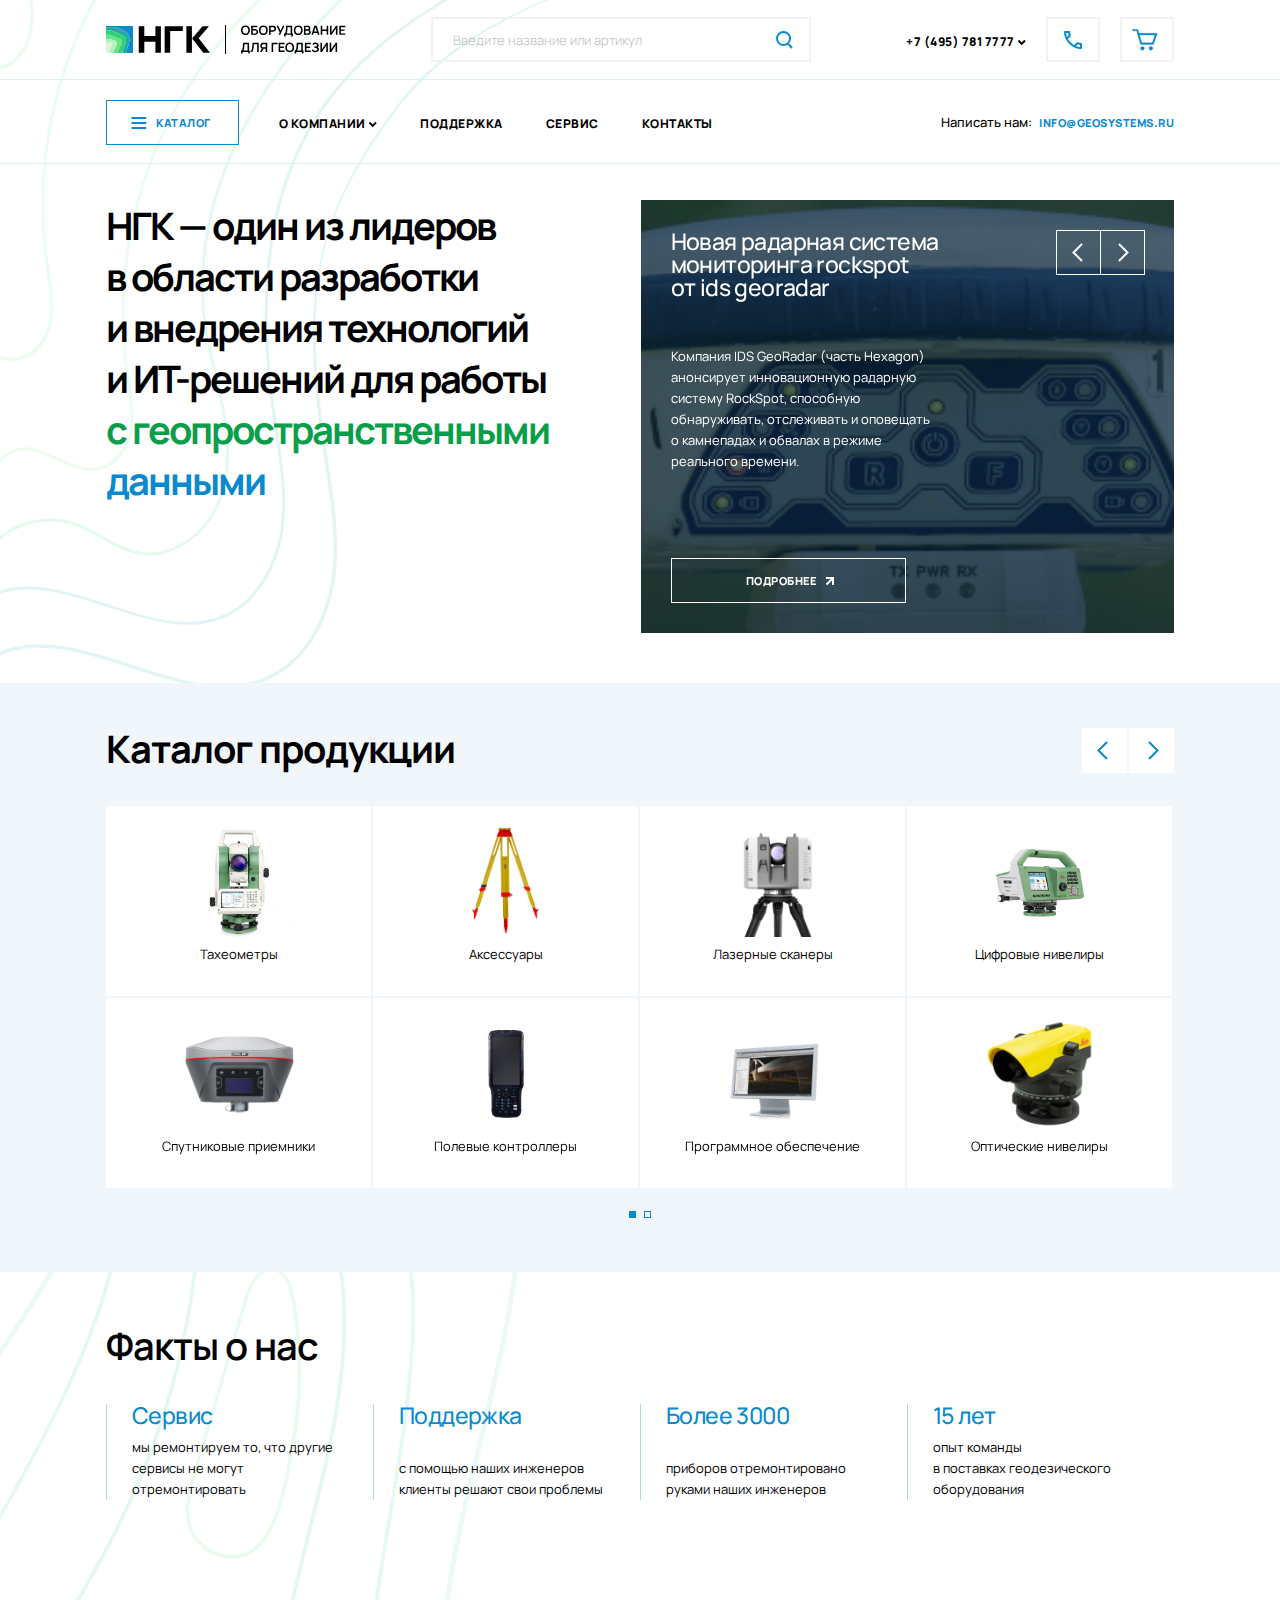
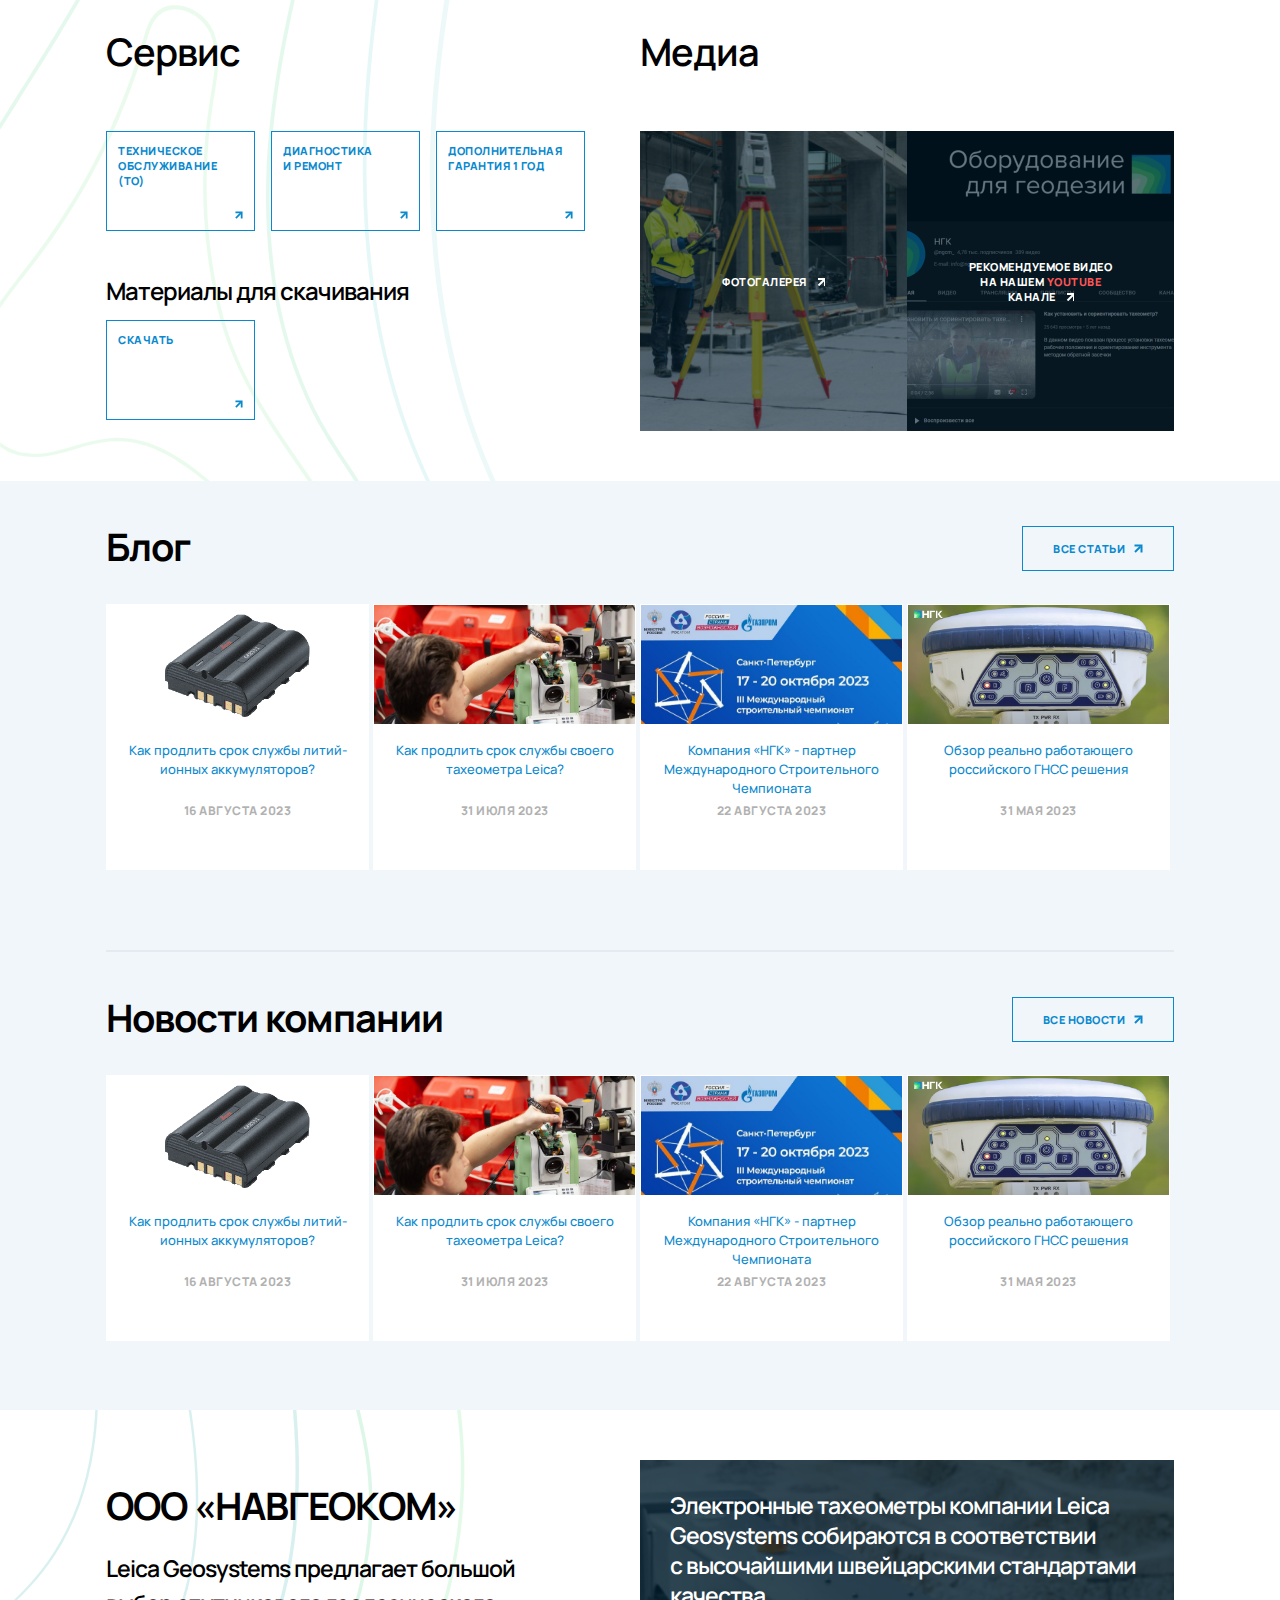
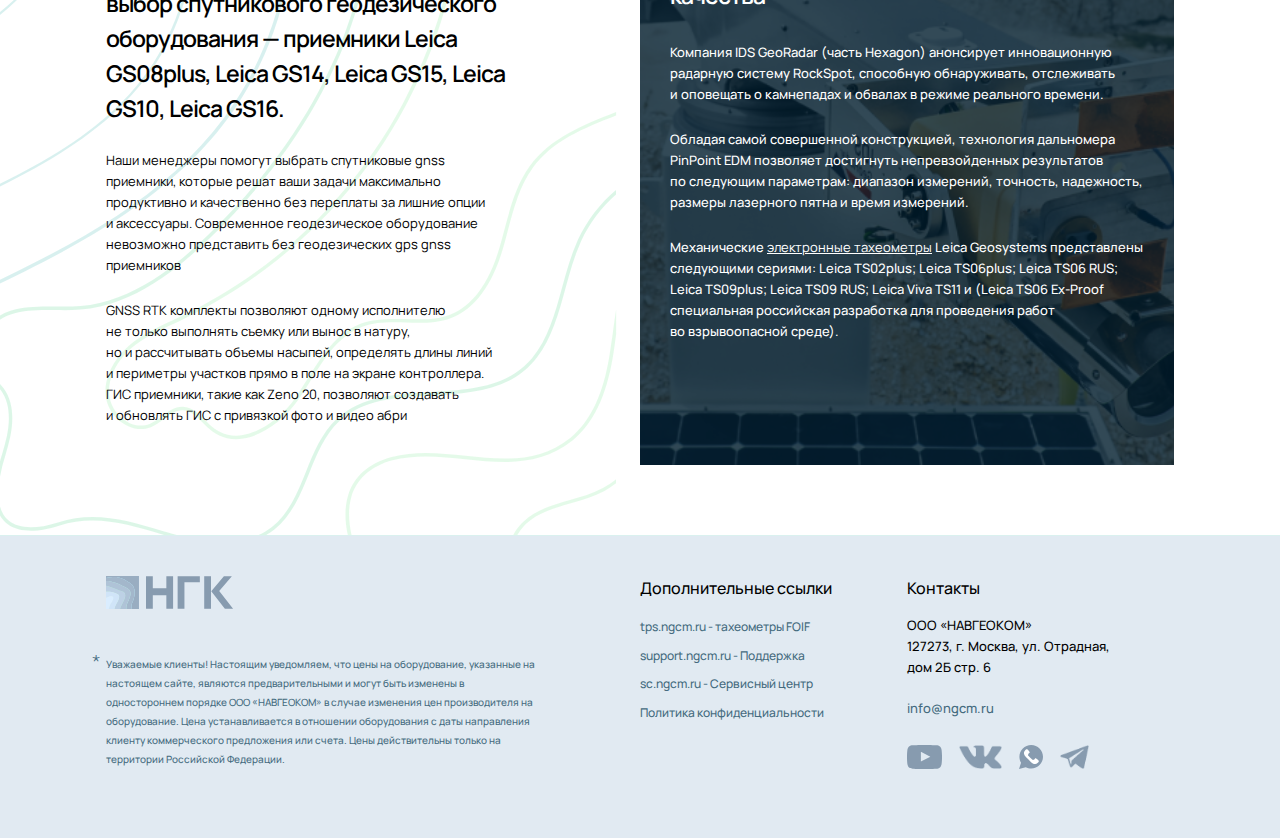
<file: main.html>
<!DOCTYPE html>
<html lang="Ru-ru">
  <head>
    <meta http-equiv="Content-Type" content="text/html; charset=UTF-8" />
    <meta name="robots" content="index, follow" />
    <meta name="keywords" content="оборудование для геодезии, gps оборудование для геодезии, геодезия купить" />
    <meta name="description" content="Основные направления деятельности нашей компании - поставки оборудования для геодезии, сервисное обслуживание и техническая поддержка." />
    <link href="local/templates/main/styles.css" type="text/css"  data-template-style="true" rel="stylesheet" />
    <link href="local/templates/main/template_styles.css" type="text/css"  data-template-style="true" rel="stylesheet" />

    <meta charset="UTF-8">
    <meta http-equiv="X-UA-Compatible" content="IE=edge">
    <meta name="viewport" content="width=device-width, initial-scale=1.0">

    <link rel="stylesheet" href="local/templates/main/css/fancybox.css" type="text/css" media="screen" />
    <link rel="stylesheet" href="local/templates/main/css/styles.css" type="text/css" media="screen" />
    <link rel="stylesheet" href="local/templates/main/css/template_styles.css" type="text/css" media="screen" />

    <link rel="shortcut icon" href="local/templates/main/favicon/favicon.ico">
    <link rel="apple-touch-icon-precomposed" sizes="57x57" href="local/templates/main/favicon/apple-touch-icon-57x57.png" />
    <link rel="apple-touch-icon-precomposed" sizes="114x114" href="local/templates/main/favicon/apple-touch-icon-114x114.png" />
    <link rel="apple-touch-icon-precomposed" sizes="72x72" href="local/templates/main/favicon/apple-touch-icon-72x72.png" />
    <link rel="apple-touch-icon-precomposed" sizes="144x144" href="local/templates/main/favicon/apple-touch-icon-144x144.png" />
    <link rel="apple-touch-icon-precomposed" sizes="60x60" href="local/templates/main/favicon/apple-touch-icon-60x60.png" />
    <link rel="apple-touch-icon-precomposed" sizes="120x120" href="local/templates/main/favicon/apple-touch-icon-120x120.png" />
    <link rel="apple-touch-icon-precomposed" sizes="76x76" href="local/templates/main/favicon/apple-touch-icon-76x76.png" />
    <link rel="apple-touch-icon-precomposed" sizes="152x152" href="local/templates/main/favicon/apple-touch-icon-152x152.png" />
    <link rel="icon" type="image/png" href="local/templates/main/favicon/favicon-196x196.png" sizes="196x196" />
    <link rel="icon" type="image/png" href="local/templates/main/favicon/favicon-96x96.png" sizes="96x96" />
    <link rel="icon" type="image/png" href="local/templates/main/favicon/favicon-32x32.png" sizes="32x32" />
    <link rel="icon" type="image/png" href="local/templates/main/favicon/favicon-16x16.png" sizes="16x16" />
    <link rel="icon" type="image/png" href="local/templates/main/favicon/favicon-128.png" sizes="128x128" />
    <meta name="application-name" content="&nbsp;"/>
    <meta name="msapplication-TileColor" content="#FFFFFF" />
    <meta name="msapplication-TileImage" content="local/templates/main/favicon/mstile-144x144.png" />
    <meta name="msapplication-square70x70logo" content="local/templates/main/favicon/mstile-70x70.png" />
    <meta name="msapplication-square150x150logo" content="local/templates/main/favicon/mstile-150x150.png" />
    <meta name="msapplication-wide310x150logo" content="local/templates/main/favicon/mstile-310x150.png" />
    <meta name="msapplication-square310x310logo" content="local/templates/main/favicon/mstile-310x310.png" />

    <title>ООО "НАВГЕОКОМ" - поставки оборудования для геодезии, сервисное обслуживание и техническая поддержка</title>

</head>

<body>



        <!-- Прилипающее меню -->
    <div class="top-sticky">
        <div class="container">
            <div class="top">
                                    <a class="logo" href="#"><img src="local/templates/main/img/logo.svg" alt="НГК"></a>

                <a href="/catalog/" class="btn icon-cat">Каталог</a>

                <form action="/search/" method="get">
                    <input name="q" type="search" placeholder="Введите название или артикул">
                </form>

                 <div class="dropdown-tel">

            <a href="tel:+7 (495) 781 7777" class="link">+7 (495) 781 7777 <img class="arrow" src="local/templates/main/img/arrow.svg"></a>
        <div class="dropdown-tel__content">
            <a href="tel:+7 (495) 781 7777" class="link">+7 (495) 781 7777</a>
            <p class="dropdown-tel__content_p" style="padding-bottom: 9px;">Офис и техническая поддержка</p>


            <a href="tel:+7 (925) 515 0055" class="link">+7 (925) 515 0055</a>
        <p class="dropdown-tel__content_p">Сервисный центр</p>

    </div>
</div>
                <a href="windows/callback.html" class="callback window-link"></a>
                <a href="/basket/" class="basket"></a>
            </div>
        </div>
    </div>
    <!-- Конец "Прилипающее меню" -->

    <header class="header_desc">
        <div class="container">
            <div class="top">
                            <a class="logo" href="#"><img src="local/templates/main/img/logo.svg" alt="НГК"></a>
                <div class="header-title"><img src="local/templates/main/img/header-title.svg" alt="Оборудование для геодезии"></div>
                <form action="/search/" method="get">
                    <input name="q" type="search" placeholder="Введите название или артикул">
                </form>

                 <div class="dropdown-tel">

            <a href="tel:+7 (495) 781 7777" class="link">+7 (495) 781 7777 <img class="arrow" src="local/templates/main/img/arrow.svg"></a>
        <div class="dropdown-tel__content">
            <a href="tel:+7 (495) 781 7777" class="link">+7 (495) 781 7777</a>
            <p class="dropdown-tel__content_p" style="padding-bottom: 9px;">Офис и техническая поддержка</p>


            <a href="tel:+7 (925) 515 0055" class="link">+7 (925) 515 0055</a>
        <p class="dropdown-tel__content_p">Сервисный центр</p>

    </div>
</div>                <a href="windows/callback.html" class="callback window-link"></a>
                      <a href="/basket/" class="basket"></a>
            </div>
        </div>
        <div class="line-head"></div>
        <div class="menu">
            <a href="/catalog/" class="btn icon-cat">Каталог</a>
	<nav>
		<ul>





					<li class="dropdown-menu">
					<a href="/about/" class="link">О компании <img class="arrow" src="local/templates/main/img/arrow.svg"></a>
					<div class="dropdown-menu__content">
						<ul>






									<li>
						<a href="/about/" class="link">О компании</a>
					</li>






									<li>
						<a href="/media/fotogalereya/index.php/" class="link">Галерея</a>
					</li>






									<li>
						<a href="/news/" class="link">Новости</a>
					</li>






									<li>
						<a href="/blog/" class="link">Блог</a>
					</li>




							</ul></li>

									<li class="dropdown-menu">
                        <a href="https://ngcm.ru/support/support_form.php" class="link">Поддержка</a>
                    </li>






									<li class="dropdown-menu">
                        <a href="/services/servisnyy-tsentr-leica-geosystems-kompaniya-navgeokom.php" class="link">Сервис</a>
                    </li>






									<li class="dropdown-menu">
                        <a href="/contacts/" class="link">Контакты</a>
                    </li>






		</ul>
	</nav>



            <div class="menu-mail">
                <p>Написать нам:</p>
                <a class="link" href="mailto:info@geosystems.ru">info@geosystems.ru</a>
            </div>
        </div>
        <div class="line-head"></div>
    </header>

    <header class="header-mob">
        <div class="header-cont">
            <div class="header-cont_logo">
                <a href="/"><img src="local/templates/main/img/logo.svg" alt="лого"></a>
            </div>
            <div class="header-cont_title"><img src="local/templates/main/img/header-title.svg" alt="Оборудование для геодезии"></div>
            <div class="overlay"></div>
            <div class="header-cont_search">
				<a><img src="local/templates/main/img/search-new.svg" alt="поиск"></a>
            </div>
            <div class="header-cont_callback">
                <a href="windows/callback.html" class="window-link"><img src="local/templates/main/img/callback.svg" alt="Обратный звонок"></a>
            </div>
            <div class="header-cont_basket">
                <a href="/basket/" class="basketMob"><img src="local/templates/main/img/basket-new.svg" alt="корзина"></a>
            </div>
            <a href="#menu-drop" class="menu-btn"></a>
        </div>
        <div class="top hidden">
                <form action="/search/" method="get">
                    <input name="q" type="search" placeholder="Введите название или артикул">
                </form>
        </div>
    </header>


    <!-- 1 экран -->
    <div class="container">
        <div class="first-screen">
            <div class="first-screen__header">
                <h1>НГК&nbsp;&mdash; один из&nbsp;лидеров в&nbsp;области разработки и&nbsp;внедрения технологий и&nbsp;ИТ-решений для работы <span style="color:#0A9E4A">с&nbsp;геопространственными</span> <span style="color:#0B89CE">данными</span></h1>
            </div>


<div class="slider-head">
    <div class="slider-head__line swiper-container">
        <div class="swiper-wrapper">


                        <div class="swiper-slide">
                <div class="slider-head__line_slide">
                    <div class="slider-head__line_slide_cont">
                        <p class="slider-head__line_slide_head">Новая радарная система мониторинга rockspot от&nbsp;ids&nbsp;georadar</p>
                        <p class="slider-head__line_slide_p">Компания IDS GeoRadar (часть Hexagon) анонсирует инновационную радарную систему RockSpot, способную обнаруживать, отслеживать и&nbsp;оповещать о&nbsp;камнепадах и&nbsp;обвалах в&nbsp;режиме реального времени.</p>
                        <a href="/news/obzor-realno-rabotayushchego-rossiyskogo-gnss-resheniya/" class="btn">подробнее</a>
                    </div>
                    <div class="slider-head__line_slide_bg"></div>
                    <div class="slider-head__line_slide_img"> <img src="upload/iblock/0fd/o8t444m097zmopyk2mvjl3vimrbb0ygf/2023-07-14_13-25-01.png"
                            alt="Обзор реально работающего российского ГНСС решения"> </div>
                </div>
            </div>


                        <div class="swiper-slide">
                <div class="slider-head__line_slide">
                    <div class="slider-head__line_slide_cont">
                        <p class="slider-head__line_slide_head">Обзор модельного ряда тахеометров FOIF</p>
                        <p class="slider-head__line_slide_p">Сняли для вас обзор трех старших моделей тахеометров FOIF (модели RTS 332, RTS 362, RTS 010)<br>
 <br></p>
                        <a href="/news/obzor-modelnogo-ryada-takheometrov-foif/" class="btn">подробнее</a>
                    </div>
                    <div class="slider-head__line_slide_bg"></div>
                    <div class="slider-head__line_slide_img"> <img src="upload/iblock/86c/tniuvztolcxdaw0mnturorki572q0rw6/2023-06-08_12-42-43.png"
                            alt="Обзор модельного ряда тахеометров FOIF"> </div>
                </div>
            </div>


                        <div class="swiper-slide">
                <div class="slider-head__line_slide">
                    <div class="slider-head__line_slide_cont">
                        <p class="slider-head__line_slide_head">Тест в климатической камере тахеометров FOIF, Leica, Geomax</p>
                        <p class="slider-head__line_slide_p">Провели испытания тахеометров FOIF, Leica и GEOMAX в климатической камере при минус 25С и при минус 30С.<br>
 <br>
 Тахеометры производили постоянные измерения в режиме трекинга.<br>
 <br>
 Испытываемые модели: FOIF RTS 332, 362 &amp; 010, Leica TS07 Arctic &amp; TS10 Arctic, Geomax Zoom 25 Polar<br></p>
                        <a href="/news/test-v-klimaticheskoy-kamere-takheometrov-foif-leica-geomax/" class="btn">подробнее</a>
                    </div>
                    <div class="slider-head__line_slide_bg"></div>
                    <div class="slider-head__line_slide_img"> <img src="upload/iblock/20b/m60a8qiot148sw56hgi7t214yo6t0c6g/test.webp"
                            alt="Тест в климатической камере тахеометров FOIF, Leica, Geomax"> </div>
                </div>
            </div>


                        <div class="swiper-slide">
                <div class="slider-head__line_slide">
                    <div class="slider-head__line_slide_cont">
                        <p class="slider-head__line_slide_head">Что происходит с продуктами Leica и HEXAGON? Интервью с бывшими представителями Leica Geosystems.</p>
                        <p class="slider-head__line_slide_p">Известный блогер ГЕОДЕЗИСТ Инструкция по применению (Алексей Петрин) задает вопросы по текущей ситуации в РФ с продуктами Leica Geosystems. На вопросы отвечает генеральный директор НАВГЕОКОМ (НГК) Кирилл Крапчатов. </p>
                        <a href="/news/chto-proiskhodit-s-produktami-leica-i-hexagon-intervyu-s-byvshimi-predstavitelyami-leica-geosystems/" class="btn">подробнее</a>
                    </div>
                    <div class="slider-head__line_slide_bg"></div>
                    <div class="slider-head__line_slide_img"> <img src="upload/iblock/43a/cy47ea4rlhxwrrf5r5iw5gigf2dqif76/KJd9-6luP4c.jpg"
                            alt="Что происходит с продуктами Leica и HEXAGON? Интервью с бывшими представителями Leica Geosystems."> </div>
                </div>
            </div>


        </div>
    </div>
    <button class="slider-head_prev"></button>
    <button class="slider-head_next"></button>
</div>
        </div>
    </div>
    <!-- Конец "1 экран" -->

    <!-- Каталог -->
    <div class="gray-bg">
        <div class="catalog-home container">
            <h2>Каталог продукции</h2>

            <div class="catalog-home_swiper-container swiper-container">
                <div class="swiper-wrapper">
									<div class="swiper-slide ">
						<div class="slide-block">
				
				
				<a href="/catalog/takheometry/" class="slide-block__card " >
					<div class="slide-block__card_img">
						<img src="upload/iblock/b35/qi0h10totm423403q34rfoa6bimgv9f0/le9wxgcy45cd79485fsxlxadypyz3f7g.webp" alt="Тахеометры">
					</div>
					Тахеометры				</a>

			
							
										
							
							
						
							
				
				
				<a href="/catalog/sputnikovye-priemniki/" class="slide-block__card " >
					<div class="slide-block__card_img">
						<img src="upload/iblock/75f/wet8982zl2h932np771auivtw2kp75py/4e1add80db6130dbaf7710c13d534874502b54d4-0.jpg" alt="Спутниковые приемники">
					</div>
					Спутниковые приемники				</a>

			
							
										</div>
					</div>					
											
							
							
						
							
									<div class="swiper-slide ">
						<div class="slide-block">
				
				
				<a href="/catalog/aksessuar/" class="slide-block__card " >
					<div class="slide-block__card_img">
						<img src="upload/iblock/2bb/ts9ol7efwnq47qhwwpmj2al2x7jgb28z/1.jpg" alt="Аксессуары">
					</div>
					Аксессуары				</a>

			
							
										
							
							
						
							
				
				
				<a href="/catalog/polevye-kontrollery/" class="slide-block__card " >
					<div class="slide-block__card_img">
						<img src="upload/iblock/620/eud0gpicf4x5kylvmw435om1qjfe31eo/4o8hiispwdggtamqorirld13dy25d2r0.png" alt="Полевые контроллеры">
					</div>
					Полевые контроллеры				</a>

			
							
										</div>
					</div>					
											
							
							
						
							
									<div class="swiper-slide ">
						<div class="slide-block">
				
				
				<a href="/catalog/lazernye-skanery/" class="slide-block__card " >
					<div class="slide-block__card_img">
						<img src="upload/iblock/cc0/2dyiwd79aetp1ct5583l70ecgfxgh4p5/f424ac04508a2553af5047256be3c0b2287a1f55-0.jpg" alt="Лазерные сканеры">
					</div>
					Лазерные сканеры				</a>

			
							
										
							
							
						
							
				
				
				<a href="/catalog/programmnoe-obespechenie/" class="slide-block__card " >
					<div class="slide-block__card_img">
						<img src="upload/iblock/2b0/e8rkaoij793ans9nbqcr66mqrceaxcxv/daf6f0323f1f19240d5aa3a9795c01fe3f9eb583-0.jpg" alt="Программное обеспечение">
					</div>
					Программное обеспечение				</a>

			
							
										</div>
					</div>					
											
							
							
						
							
									<div class="swiper-slide ">
						<div class="slide-block">
				
				
				<a href="/catalog/tsifrovye-niveliry/" class="slide-block__card " >
					<div class="slide-block__card_img">
						<img src="upload/iblock/458/9qpezrdfv59efxc53q24qitg2qu5twx5/b41ea326cf98719f830773b1a922a314.webp" alt="Цифровые нивелиры">
					</div>
					Цифровые нивелиры				</a>

			
							
										
							
							
						
							
				
				
				<a href="/catalog/opticheskiy-niveliry/" class="slide-block__card " >
					<div class="slide-block__card_img">
						<img src="upload/iblock/f83/1frv3ehnovivn9uh7bctuwpjmj3pzdu7/38ac88e8976bf50ee4ed85df6eeaabb19dd045fa-0.jpg" alt="Оптические нивелиры">
					</div>
					Оптические нивелиры				</a>

			
							
										</div>
					</div>					
											
							
							
						
							
									<div class="swiper-slide ">
						<div class="slide-block">
				
				
				<a href="/catalog/rotatsionnye-niveliry/" class="slide-block__card hdm" data-overflow="true">
					<div class="slide-block__card_img">
						<img src="upload/iblock/01e/fv682e7irms3qr9lvhuuswku5x2ncfc6/f9d6db46b9c63d2834fef483e637f2dbdeb005df-0.jpg" alt="Ротационные нивелиры">
					</div>
					Ротационные нивелиры				</a>

			
							
										
							
							
						
							
				
				
				<a href="/catalog/lazernye-urovni/" class="slide-block__card hdm" data-overflow="true">
					<div class="slide-block__card_img">
						<img src="upload/iblock/153/js9y2cmkahiclq9bm8n9vrub5b9kc2qd/cb5fa1bd6034e89e7c844b6169c3e5dadcf518eb-0.jpg" alt="Лазерные уровни">
					</div>
					Лазерные уровни				</a>

			
							
										</div>
					</div>					
											
							
							
						
							
									<div class="swiper-slide ">
						<div class="slide-block">
				
				
				<a href="/catalog/bpla/" class="slide-block__card hdm" data-overflow="true">
					<div class="slide-block__card_img">
						<img src="upload/iblock/102/janset4zuflosqpurgs1lp94ila3qx43/%D0%A0%D0%B8%D1%81%D1%83%D0%BD%D0%BE%D0%BA1.png" alt="БПЛА">
					</div>
					БПЛА				</a>

			
							
										
							
							
						
							
				
				
				<a href="/catalog/sistemy-ucheta-obema-sypuchikh-materialov/" class="slide-block__card hdm" data-overflow="true">
					<div class="slide-block__card_img">
						<img src="upload/iblock/bf2/yxrzeonrrn70f93w2fcc8kjgwdt4ua5l/2023-06-29_17-13-09.png" alt="Системы учета объема сыпучих материалов">
					</div>
					Системы учета объема сыпучих материалов				</a>

			
							
										</div>
					</div>					

                </div>
                <div class="arrows">
                    <span class="prev"></span>
                    <span class="next"></span>
                </div>
                <div class="swiper-pagination"></div>
            </div>
            <div class="catalogu-home-mobile-all">
                <div class="catalogu-home-all-link">
                    <button>
                    все категории <img src="local/templates/main/img/arrow-btn.svg" alt=""/>
                    </button>
                </div>
            </div>

        </div>
    </div>
    <!-- Конец "Каталог" -->

    <div class="bg-service-media-data">
        <!-- Факты о нас -->
        <div class="container">
        <div class="data">
    <h2>Факты о нас</h2>
    <ul>

        <li>
            <div class="data-line"></div>
            <div class="data__cont">
                <h3>Сервис</h3>
                <p>мы ремонтируем то, что другие сервисы не могут отремонтировать</p>
            </div>
        </li>

        <li>
            <div class="data-line"></div>
            <div class="data__cont">
                <h3>Поддержка</h3>
                <p>с помощью наших инженеров клиенты решают свои проблемы</p>
            </div>
        </li>

        <li>
            <div class="data-line"></div>
            <div class="data__cont">
                <h3>Более 3000</h3>
                <p>приборов отремонтировано руками наших инженеров</p>
            </div>
        </li>

        <li>
            <div class="data-line"></div>
            <div class="data__cont">
                <h3>15 лет</h3>
                <p>опыт команды<br>
в поставках геодезического оборудования</p>
            </div>
        </li>
        </ul>
 </div>			<!--//-->
        </div>
        <!-- Конец "Факты о нас" -->

        <!-- Сервис, медиа -->
        <div class="container">
            <div class="service-media">
                <div class="service">
                    <h2>Сервис</h2>





		<ul>

					<li>
				<form action="https://ngcm.ru/services/servisnyy-tsentr-leica-geosystems-kompaniya-navgeokom.php">
					<button>
					Техническое <br>обслуживание (ТО) <img src="local/templates/main/img/arrow-btn.svg" alt=""/>
					</button>
				</form>
			</li>

					<li>
				<form action="https://ngcm.ru/services/servisnyy-tsentr-leica-geosystems-kompaniya-navgeokom.php">
					<button>
					Диагностика <br>и ремонт <img src="local/templates/main/img/arrow-btn.svg" alt=""/>
					</button>
				</form>
			</li>

					<li>
				<form action="https://ngcm.ru/services/servisnyy-tsentr-leica-geosystems-kompaniya-navgeokom.php">
					<button>
					 Дополнительная <br>гарантия 1 год <img src="local/templates/main/img/arrow-btn.svg" alt=""/>
					</button>
				</form>
			</li>



		</ul>
                    <h3>Материалы для скачивания</h3>
		<ul>

					<li>
				<form action="#">
					<button>
					Скачать <img src="local/templates/main/img/arrow-btn.svg" alt=""/>
					</button>
				</form>
			</li>

		</ul>




                </div>
                <div class="media">
                    <h2>Медиа</h2>
                     <ul>

    <li>
        <a href="/media/fotogalereya/" class="link">
            <p class="link">Фотогалерея</p>
            <div class="media__bg1"></div>
            <div class="media__bg2"> <img src="upload/iblock/997/3wa0tsmwzbz0zhm85wtf0bleiehacwgb/handled_IMG_3168_1080_1920_80.jpg" alt="Фотогалерея"> </div>
        </a>
    </li>

    <li>
        <a href="/media/rekomenduemoe-video/" class="link">
            <p class="link">Рекомендуемое видео<br> на&nbsp;нашем <span style="color:#FF5656">YouTube</span><br> канале</p>
            <div class="media__bg1"></div>
            <div class="media__bg2"> <img src="upload/iblock/c28/w1fiml58mo3rva1zwzxa1canwrla4at0/%D0%9E%D0%B1%D0%BB%D0%BE%D0%B6%D0%BA%D0%B0%20%D0%B4%D0%BB%D1%8F%20%D0%B2%D0%B8%D0%B4%D0%B5%D0%BE%20%283%29.jpg" alt="Рекомендуемое видео"> </div>
        </a>
    </li>
</ul>				  <!--//-->
                </div>
            </div>
        </div>
        <!-- Конец "Сервис, медиа" -->
    </div>

    <!-- Новости -->
    <div class="gray-bg">
        <div class="container catalog-home">
            <h2>Блог</h2>



<div class="news_swiper-container swiper">
    <div class="swiper-wrapper">




                <div class="swiper-slide">
            <div class="slide-block-news">
                <a href="/news/kak-prodlit-srok-sluzhby-litiy-ionnykh-akkumulyatorov/" class="slide-block__card-news">
                    <div class="slide-block__card_img-news">
                        <img src="upload/iblock/cbc/pf5ups9v8bnfnwp0sjxy4bob50u6wpxr/5.png"
                            alt="Как продлить срок службы литий-ионных аккумуляторов?">
                    </div>
                    <p class="slide-block__card-news_head">Как продлить срок службы литий-ионных аккумуляторов?</p>
                    <p class="link slide-block__card-news_data">16 августа 2023</p>
                </a>
            </div>
        </div>




                <div class="swiper-slide">
            <div class="slide-block-news">
                <a href="/news/kak-prodlit-srok-sluzhby-svoego-takheometra-leica/" class="slide-block__card-news">
                    <div class="slide-block__card_img-news">
                        <img src="upload/iblock/3f2/isof4vjg403ol6c0tebab55lmtiujb33/IMG_8860-min.jpg"
                            alt="Как продлить срок службы своего тахеометра Leica?">
                    </div>
                    <p class="slide-block__card-news_head">Как продлить срок службы своего тахеометра Leica?</p>
                    <p class="link slide-block__card-news_data">31 июля 2023</p>
                </a>
            </div>
        </div>




                <div class="swiper-slide">
            <div class="slide-block-news">
                <a href="/news/kompaniya-ngk-partner-mezhdunarodnogo-stroitelnogo-chempionata/" class="slide-block__card-news">
                    <div class="slide-block__card_img-news">
                        <img src="upload/iblock/b27/175sbnst248x4a8sivh26hnxtbxko48l/photo1679911920_0.jpeg"
                            alt="Компания «НГК» - партнер Международного Строительного Чемпионата">
                    </div>
                    <p class="slide-block__card-news_head">Компания «НГК» - партнер Международного Строительного Чемпионата</p>
                    <p class="link slide-block__card-news_data">22 августа 2023</p>
                </a>
            </div>
        </div>




                <div class="swiper-slide">
            <div class="slide-block-news">
                <a href="/news/obzor-realno-rabotayushchego-rossiyskogo-gnss-resheniya/" class="slide-block__card-news">
                    <div class="slide-block__card_img-news">
                        <img src="upload/iblock/0fd/o8t444m097zmopyk2mvjl3vimrbb0ygf/2023-07-14_13-25-01.png"
                            alt="Обзор реально работающего российского ГНСС решения">
                    </div>
                    <p class="slide-block__card-news_head">Обзор реально работающего российского ГНСС решения</p>
                    <p class="link slide-block__card-news_data">31 мая 2023</p>
                </a>
            </div>
        </div>

    </div>
    <div class="arrows">
        <span class="prev"></span>
        <span class="next"></span>
    </div>
    <div class="swiper-pagination"></div>


</div>				  <!--//-->
        <form action="#" class="catalogu-home-all-link">
            <button>
            Все статьи <img src="local/templates/main/img/arrow-btn.svg" alt=""/>
            </button>
        </form>


        </div>
        <div class="container catalog-home">
            <h2>Новости компании</h2>



<div class="news_swiper-container swiper">
    <div class="swiper-wrapper">




                <div class="swiper-slide">
            <div class="slide-block-news">
                <a href="/news/kak-prodlit-srok-sluzhby-litiy-ionnykh-akkumulyatorov/" class="slide-block__card-news">
                    <div class="slide-block__card_img-news">
                        <img src="upload/iblock/cbc/pf5ups9v8bnfnwp0sjxy4bob50u6wpxr/5.png"
                            alt="Как продлить срок службы литий-ионных аккумуляторов?">
                    </div>
                    <p class="slide-block__card-news_head">Как продлить срок службы литий-ионных аккумуляторов?</p>
                    <p class="link slide-block__card-news_data">16 августа 2023</p>
                </a>
            </div>
        </div>




                <div class="swiper-slide">
            <div class="slide-block-news">
                <a href="/news/kak-prodlit-srok-sluzhby-svoego-takheometra-leica/" class="slide-block__card-news">
                    <div class="slide-block__card_img-news">
                        <img src="upload/iblock/3f2/isof4vjg403ol6c0tebab55lmtiujb33/IMG_8860-min.jpg"
                            alt="Как продлить срок службы своего тахеометра Leica?">
                    </div>
                    <p class="slide-block__card-news_head">Как продлить срок службы своего тахеометра Leica?</p>
                    <p class="link slide-block__card-news_data">31 июля 2023</p>
                </a>
            </div>
        </div>




                <div class="swiper-slide">
            <div class="slide-block-news">
                <a href="/news/kompaniya-ngk-partner-mezhdunarodnogo-stroitelnogo-chempionata/" class="slide-block__card-news">
                    <div class="slide-block__card_img-news">
                        <img src="upload/iblock/b27/175sbnst248x4a8sivh26hnxtbxko48l/photo1679911920_0.jpeg"
                            alt="Компания «НГК» - партнер Международного Строительного Чемпионата">
                    </div>
                    <p class="slide-block__card-news_head">Компания «НГК» - партнер Международного Строительного Чемпионата</p>
                    <p class="link slide-block__card-news_data">22 августа 2023</p>
                </a>
            </div>
        </div>




                <div class="swiper-slide">
            <div class="slide-block-news">
                <a href="/news/obzor-realno-rabotayushchego-rossiyskogo-gnss-resheniya/" class="slide-block__card-news">
                    <div class="slide-block__card_img-news">
                        <img src="upload/iblock/0fd/o8t444m097zmopyk2mvjl3vimrbb0ygf/2023-07-14_13-25-01.png"
                            alt="Обзор реально работающего российского ГНСС решения">
                    </div>
                    <p class="slide-block__card-news_head">Обзор реально работающего российского ГНСС решения</p>
                    <p class="link slide-block__card-news_data">31 мая 2023</p>
                </a>
            </div>
        </div>

    </div>
    <div class="arrows">
        <span class="prev"></span>
        <span class="next"></span>
    </div>
    <div class="swiper-pagination"></div>


</div>				  <!--//-->
        <form action="#" class="catalogu-home-all-link">
            <button>
            Все новости <img src="local/templates/main/img/arrow-btn.svg" alt=""/>
            </button>
        </form>


        </div>
    </div>
    <!-- Конец "Новости" -->

    <!-- О компании -->
    <div class="bg-about-home">
        <div class="container about-home">
            <div class="about-home_col1">
                <h2>ООО &laquo;НАВГЕОКОМ&raquo;</h2>
                <h3>Leica Geosystems предлагает большой выбор спутникового геодезического оборудования&nbsp;&mdash; приемники Leica GS08plus, Leica GS14, Leica GS15, Leica GS10, Leica GS16.</h3>
                <div>
                    <p>Наши менеджеры помогут выбрать спутниковые gnss приемники, которые решат ваши задачи максимально продуктивно и&nbsp;качественно без переплаты за&nbsp;лишние опции и&nbsp;аксессуары. Современное геодезическое оборудование невозможно представить без геодезических gps gnss приемников</p>
                    <p>GNSS RTK комплекты позволяют одному исполнителю не&nbsp;только выполнять съемку или вынос в&nbsp;натуру, но&nbsp;и&nbsp;рассчитывать объемы насыпей, определять длины линий и&nbsp;периметры участков прямо в&nbsp;поле на&nbsp;экране контроллера. ГИС приемники, такие как Zeno&nbsp;20, позволяют создавать и&nbsp;обновлять ГИС с&nbsp;привязкой фото и&nbsp;видео абри</p>
                </div>
            </div>
            <div class="about-home_col2">
                <div class="about-home_col2_cont">
                    <h3>Электронные тахеометры компании Leica Geosystems собираются в&nbsp;соответствии с&nbsp;высочайшими швейцарскими стандартами качества</h3>
                    <p>Компания IDS GeoRadar (часть Hexagon) анонсирует инновационную радарную систему RockSpot, способную обнаруживать, отслеживать и&nbsp;оповещать о&nbsp;камнепадах и&nbsp;обвалах в&nbsp;режиме реального времени.</p>
                    <p>Обладая самой совершенной конструкцией, технология дальномера PinPoint EDM позволяет достигнуть непревзойденных результатов по&nbsp;следующим параметрам: диапазон измерений, точность, надежность, размеры лазерного пятна и&nbsp;время измерений.</p>
                    <p>Механические <a href="#">электронные тахеометры</a> Leica Geosystems представлены следующими сериями: Leica TS02plus; Leica TS06plus; Leica TS06&nbsp;RUS; Leica TS09plus; Leica TS09&nbsp;RUS; Leica Viva TS11&nbsp;и (Leica TS06 Ex-Proof специальная российская разработка для проведения работ во&nbsp;взрывоопасной среде).</p>
                </div>
                <div class="about-home_col2_bg1"></div>
                <div class="about-home_col2_bg2"></div>
            </div>
        </div>
    </div>
    <div class="line"></div>
    <!-- Конец "О компании" -->




      <footer>
        <div class="container footer-cont">
            <div class="footer-cont__col1">
                <img src="local/templates/main/img/logo-footer.svg" alt="НГК">
                <p class="footer-cont__col1_text">
                 Уважаемые клиенты! Настоящим уведомляем, что цены на оборудование, указанные на настоящем сайте, являются предварительными и могут быть изменены в одностороннем порядке ООО «НАВГЕОКОМ» в случае изменения цен производителя на оборудование. Цена устанавливается в отношении оборудования с даты направления клиенту коммерческого предложения или счета. Цены действительны только на территории Российской Федерации.<br>
 <br>
                </p>
                <p class="footer-cont__col1_star">*</p>
            </div>
            <div class="footer-cont__col2">
                <p class="footer-cont__col2_head">Дополнительные ссылки</p>




		<ul>

					<li>
				<a href="https://tps.ngcm.ru/allreg" target="_blank">tps.ngcm.ru - тахеометры FOIF</a>
			</li>

					<li>
				<a href="https://support.ngcm.ru" target="_blank">support.ngcm.ru - Поддержка</a>
			</li>

					<li>
				<a href="https://sc.ngcm.ru" target="_blank">sc.ngcm.ru - Сервисный центр</a>
			</li>

					<li>
				<a href="https://ngcm.ru/about/politika-konfidentsialnosti.php" target="_blank">Политика конфиденциальности</a>
			</li>



		</ul>




            </div>
            <div class="footer-cont__col3">
                <div class="col">
                <p class="footer-cont__col3_head">Контакты</p>
                <p class="footer-cont__col3_adress">ООО «НАВГЕОКОМ» <br> 127273, г. Москва, ул. Отрадная,<br>дом 2Б
                    стр. 6</p>
                </div>
                <div class="col">
                <div class="footer-cont__col3_adress_links"> <a href="mailto:info@ngcm.ru" class="footer-cont__col3_mail">info@ngcm.ru</a>
                    <div class="footer-cont__col3_soc">


    <a href="https://www.youtube.com/@ngc_com" class=""> <img src="upload/iblock/f1b/twgppltode3mg8dpvz5syznp0sxgkdr6/1.svg" alt=""/></a>

    <a href="https://vk.com/ngc_com" class=""> <img src="upload/iblock/999/kx600gob0p0e22ovk9mk22754x1u6rud/vk-ico.png" alt=""/></a>

    <a href="https://wa.me/79275720803" class=""> <img src="upload/iblock/c19/4cc2jzprxbt25xxbxjypkm3soy5d7vjc/whatsapp-svgrepo-com.svg" alt=""/></a>

    <a href="https://t.me/navgeocom_bot" class=""> <img src="upload/iblock/bbc/r3g2iq59hnh9c7f6hqcrcle2r8tbpe9b/tg-ico.png" alt=""/></a>

</div>				  <!--//-->
				</div>
                </div>

            </div>
        </div>
    </footer>

    <!-- Попап с выпадом каталога -->





<div class="popup_cat" id="drop-catalog">
	<a href="#" class="popup_close"></a>
	<a href="#" class="popup_area"></a>
	<div class="popup_cat__body">
		<a href="/catalog/" class="btn icon-cat-close">Каталог</a>
		<ul class="popup_cat__output">





									<!-- <div class="popup_cat__output__col1"> -->


									<li class="popup_cat__output__col1_ul1">
							<p class="h4">Тахеометры</p>
							<ul>










													<li><a href="/catalog/foif/">FOIF</a></li>










													<li><a href="/catalog/leica_1/">Leica</a></li>









									</ul>
						</li>

									<li class="popup_cat__output__col1_ul1">
							<p class="h4">Аксессуары</p>
							<ul>










													<li><a href="/catalog/akkumyalyatory/">Аккумуляторы</a></li>










													<li><a href="/catalog/otrazhateli/">Отражатели</a></li>










													<li><a href="/catalog/shtativy/">Штативы</a></li>










													<li><a href="/catalog/keysy-i-ryukzaki/">Кейсы и рюкзаки</a></li>










													<li><a href="/catalog/zaryadnye-ustroystva/">Зарядные устройства</a></li>










													<li><a href="/catalog/tregery/">Трегеры</a></li>










													<li><a href="/catalog/bipody-i-tripody/">Биподы и триподы</a></li>










													<li><a href="/catalog/vekhi/">Вехи</a></li>










													<li><a href="/catalog/reyki-dlya-nivelirov-ls/">Рейки для нивелиров</a></li>










													<li><a href="/catalog/adaptery/">Адаптеры и крепления</a></li>










													<li><a href="/catalog/okulyarnye-nasadki/">Окулярные насадки</a></li>










													<li><a href="/catalog/kabeli/">Кабели</a></li>









									</ul>
						</li>

									<li class="popup_cat__output__col1_ul1">
							<p class="h4">Спутниковые приемники</p>
							<ul>










													<li><a href="/catalog/leica_GNSS/">Leica</a></li>










													<li><a href="/catalog/tersus_gnss/">TERSUS</a></li>










													<li><a href="/catalog/prin/">PrinCe</a></li>










													<li><a href="/catalog/chcnav/">CHCNAV</a></li>









									</ul>
						</li>

									<li class="popup_cat__output__col1_ul1">
							<p class="h4">Полевые контроллеры</p>
							<ul>










													<li><a href="/catalog/leica/">Leica</a></li>










													<li><a href="/catalog/tersus/">TERSUS</a></li>










													<li><a href="/catalog/prince/">PrinCe</a></li>


									<!-- </div> -->






									<!-- <div class="popup_cat__output__col1"> -->

									</ul>
						</li>

									<li class="popup_cat__output__col1_ul1">
							<p class="h4">Лазерные сканеры</p>
							<ul>










													<li><a href="/catalog/leica_hds/">Leica</a></li>









									</ul>
						</li>

									<li class="popup_cat__output__col1_ul1">
							<p class="h4">Программное обеспечение</p>
							<ul>










													<li><a href="/catalog/leica_PO/">Leica</a></li>










													<li><a href="/catalog/prince_L/">PrinCe</a></li>










													<li><a href="/catalog/tersus_sw/">Tersus</a></li>









									</ul>
						</li>

									<li class="popup_cat__output__col1_ul1">
							<p class="h4">БПЛА</p>
							<ul>










													<li><a href="/catalog/optiplane/">Optiplane</a></li>









									</ul>
						</li>

									<li class="popup_cat__output__col1_ul1">
							<p class="h4">Системы учета объема сыпучих материалов</p>
							<ul>










													<li><a href="/catalog/sistema-ucheta-obema-sypuchikh-materialov/">Система учета объема сыпучих материалов</a></li>




				</ul>
			</li>

						<!-- </div> -->
					</ul>
    </div>
</div>



    <!-- Конец "Попап с выпадом каталога" -->

    <!-- Попап с выпадом меню бургер -->
    <div class="popup_menu-drop" id="menu-drop">
        <a href="#" class="popup_close"></a>
        <a href="#" class="popup_area"></a>
        <div class="popup_menu__body">
            <details class="popup_menu_catalog">
                <summary>
                    <a class="popup_menu_catalog_toggle">каталог</a>
                </summary>


<ul class="popup_menu_catalog__dropdown">

													<li class="popup_menu__dropdown">
                        <a href="#" class="popup_menu__dropdown-toggle">Тахеометры</a>
                        <ul class="popup_menu__dropdown-menu">




																	<li><a href="/catalog/foif/">FOIF</a></li>




																	<li><a href="/catalog/leica_1/">Leica</a></li>




									</ul>
						</li>
													<li class="popup_menu__dropdown">
                        <a href="#" class="popup_menu__dropdown-toggle">Аксессуары</a>
                        <ul class="popup_menu__dropdown-menu">




																	<li><a href="/catalog/akkumyalyatory/">Аккумуляторы</a></li>




																	<li><a href="/catalog/otrazhateli/">Отражатели</a></li>




																	<li><a href="/catalog/shtativy/">Штативы</a></li>




																	<li><a href="/catalog/keysy-i-ryukzaki/">Кейсы и рюкзаки</a></li>




																	<li><a href="/catalog/zaryadnye-ustroystva/">Зарядные устройства</a></li>




																	<li><a href="/catalog/tregery/">Трегеры</a></li>




																	<li><a href="/catalog/bipody-i-tripody/">Биподы и триподы</a></li>




																	<li><a href="/catalog/vekhi/">Вехи</a></li>




																	<li><a href="/catalog/reyki-dlya-nivelirov-ls/">Рейки для нивелиров</a></li>




																	<li><a href="/catalog/adaptery/">Адаптеры и крепления</a></li>




																	<li><a href="/catalog/okulyarnye-nasadki/">Окулярные насадки</a></li>




																	<li><a href="/catalog/kabeli/">Кабели</a></li>




									</ul>
						</li>
													<li class="popup_menu__dropdown">
                        <a href="#" class="popup_menu__dropdown-toggle">Спутниковые приемники</a>
                        <ul class="popup_menu__dropdown-menu">




																	<li><a href="/catalog/leica_GNSS/">Leica</a></li>




																	<li><a href="/catalog/tersus_gnss/">TERSUS</a></li>




																	<li><a href="/catalog/prin/">PrinCe</a></li>




																	<li><a href="/catalog/chcnav/">CHCNAV</a></li>




									</ul>
						</li>
													<li class="popup_menu__dropdown">
                        <a href="#" class="popup_menu__dropdown-toggle">Полевые контроллеры</a>
                        <ul class="popup_menu__dropdown-menu">




																	<li><a href="/catalog/leica/">Leica</a></li>




																	<li><a href="/catalog/tersus/">TERSUS</a></li>




																	<li><a href="/catalog/prince/">PrinCe</a></li>




									</ul>
						</li>
													<li class="popup_menu__dropdown">
                        <a href="#" class="popup_menu__dropdown-toggle">Лазерные сканеры</a>
                        <ul class="popup_menu__dropdown-menu">




																	<li><a href="/catalog/leica_hds/">Leica</a></li>




									</ul>
						</li>
													<li class="popup_menu__dropdown">
                        <a href="#" class="popup_menu__dropdown-toggle">Программное обеспечение</a>
                        <ul class="popup_menu__dropdown-menu">




																	<li><a href="/catalog/leica_PO/">Leica</a></li>




																	<li><a href="/catalog/prince_L/">PrinCe</a></li>




																	<li><a href="/catalog/tersus_sw/">Tersus</a></li>




									</ul>
						</li>
													<li class="popup_menu__dropdown">
                        <a href="#" class="popup_menu__dropdown-toggle">БПЛА</a>
                        <ul class="popup_menu__dropdown-menu">




																	<li><a href="/catalog/optiplane/">Optiplane</a></li>




									</ul>
						</li>
													<li class="popup_menu__dropdown">
                        <a href="#" class="popup_menu__dropdown-toggle">Системы учета объема сыпучих материалов</a>
                        <ul class="popup_menu__dropdown-menu">




																	<li><a href="/catalog/sistema-ucheta-obema-sypuchikh-materialov/">Система учета объема сыпучих материалов</a></li>




				</ul>
			</li>


</ul>





            </details>





	<ul class="popup_menu__output">




										<li><details class="popup_menu__output__det">
                        <summary class="popup_menu__output__det_sum"><a class="popup_menu__output__toggle">О компании</a></summary>







						<a href="/about/">О компании</a>








						<a href="/media/fotogalereya/index.php/">Галерея</a>








						<a href="/news/">Новости</a>








						<a href="/blog/">Блог</a>





							</details></li>

									<li>
						<a href="https://ngcm.ru/support/support_form.php">Поддержка</a>
					</li>






									<li>
						<a href="/services/servisnyy-tsentr-leica-geosystems-kompaniya-navgeokom.php">Сервис</a>
					</li>






									<li>
						<a href="/contacts/">Контакты</a>
					</li>






		</ul>




          <div class="popup_menu__tel">


        <div class="popup_menu__tel1">
        <p class="popup_menu__tel_p1">+7 (495) 781 7777</p>
        <p class="popup_menu__tel_p2">Офис и техническая поддержка</p>
    </div>


        <div class="popup_menu__tel2">
        <p class="popup_menu__tel_p1">+7 (925) 515 0055</p>
        <p class="popup_menu__tel_p2">Сервисный центр</p>
    </div>


</div>
            <div class="popup_menu__line-cont">
                <div class="popup_menu__line"></div>
            </div>
            <div class="popup_menu__mail">
                <p class="popup_menu__mail_p">Написать нам: </p>
                <a class="link" href="mailto:info@ngcm.ru">info@ngcm.ru</a>            </div>
        </div>
    </div>
    <!-- Конец "Попап с выпадом меню бургер" -->

    <!-- Попап с выпадом поиска -->
    <div class="popup_menu-drop" id="search-mob">
        <a href="#" class="popup_close"></a>
        <a href="#" class="popup_area"></a>
        <div class="popup_menu__body">
            <form action="/search/" class="search-mob" action="#" method="get">
                <input name="q" type="search" placeholder="Введите название или артикул">
            </form>
        </div>
    </div>
    <!-- Конец "Попап с выпадом поиска" -->

      <!-- Попап спасибо -->
      <a href="#thanks" id="thanksLink" style="display:none;"></a>
      <div class="popup_cat" id="thanks">
        <a href="#" class="popup_close"></a>
        <a href="#" class="popup_area"></a>
        <div class="popup_cat__body">
            <div class="popup_thanks">
                <p class="h3">Спасибо!</p>
                <p class="h4">В ближайщее время с Вами свяжуться</p>
                <a href="/" class="btn-popup">Перейти на главную</a>
            </div>
        </div>
    </div>
    <!-- Конец "Попап спасибо" -->

    <!-- Заглушка для AJAX -->

    <div class="loaderMy"></div>

    <!-- [end] Заглушка для AJAX -->
<script type="text/javascript" src="ngc-js.js"></script>

<script defer type="text/javascript" src="local/templates/main/js/ngk-index.js"></script>

<script src="local/templates/main/js/jquery.min.js"></script>
<script src="local/templates/main/js/video.js"></script>
<script src="local/templates/main/js/swiper-bundle.min.js"></script>
<script src="local/templates/main/js/fancybox.umd.js"></script>
<script src="local/templates/main/js/jquery.mask.min.js"></script>
<script src="local/templates/main/js/validation/jquery.validate.min.js"></script>
<script src="local/templates/main/js/validation/messages_ru.js"></script>
<script src="local/templates/main/js/new.js"></script>


<script>
        Fancybox.bind('[data-fancybox]', {
  // Your custom options
});
//var $=jQuery;

    </script>
</body>

</html>
</file>
<file: local/templates/main/css/styles.css>
/* NULL */

HTML,
BODY,
DIV,
SPAN,
APPLET,
OBJECT,
IFRAME,
H1,
H2,
H3,
H4,
H5,
H6,
P,
BLOCKQUOTE,
PRE,
A,
ABBR,
ACRONYM,
ADDRESS,
BIG,
CITE,
CODE,
DEL,
DFN,
EM,
FONT,
IMG,
INS,
KBD,
Q,
S,
SAMP,
SMALL,
STRIKE,
STRONG,
TT,
VAR,
B,
U,
I,
CENTER,
DL,
DT,
DD,
OL,
UL,
LI,
FIELDSET,
FORM,
LABEL,
LEGEND {
	margin: 0;
	padding: 0;
	border: 0;
	outline: 0;
	font-size: 100%;
	vertical-align: baseline;
	background: transparent;
}

SUP,
SUB {
	line-height: 1px;
}

BODY {
	line-height: 1.5;
}

UL {
	list-style: none;
}

:focus {
	outline: 0;
}

INS {
	text-decoration: none;
}

DEL {
	text-decoration: line-through;
}

input::-moz-focus-inner {
	border: 0;
}

article,
aside,
details,
figcaption,
figure,
footer,
header,
hgroup,
main,
nav,
section,
summary,
.block {
	display: block;
}

audio,
canvas,
video {
	display: inline-block;
}

audio:not([controls]) {
	display: none;
	height: 0;
}

a img {
	border: none;
}

img {
	max-width: 100%;
}

.entry img {
	height: auto;
}

input[type='number']::-webkit-outer-spin-button,
input[type='number']::-webkit-inner-spin-button {
	-webkit-appearance: none;
}

input[type='number'],
input[type='number']:hover,
input[type='number']:focus {
	appearance: none;
	-moz-appearance: textfield;
}

input::placeholder {
	color: #bec0c2;
	font-weight: 300;
}

/* WebKit, Edge
   ----------------------------  */
input::-webkit-input-placeholder {
	color: #bec0c2;
}

/* Edge
   ----------------------------  */
input::-ms-input-placeholder {
	color: #bec0c2;
}

/* Firefox 4-18
   ----------------------------  */
input:-moz-placeholder {
	color: #bec0c2;
	opacity: 1;
}

/* Firefox 19+
   ----------------------------  */
input::-moz-placeholder {
	color: #bec0c2;
	opacity: 1;
}

/* IE 10-11
   ----------------------------  */
input:-ms-input-placeholder {
	color: #bec0c2;
}

summary::-webkit-details-marker {
	display: none;
}

/* END NULL */

/* HEADERS, TEXT */

h1,
.h1,
h1 a {
	font-size: 38px;
	font-weight: 700;
	line-height: 51px;
	color: black;
	letter-spacing: -2px;
}

@media (max-width: 1070px) {

	h1,
	.h1,
	h1 a {
		font-size: 21px;
		line-height: 25px;
		letter-spacing: -0.5px;
		margin-top: 10px;
	}
}

h2 {
	font-size: 38px;
	font-weight: 700;
	line-height: 42px;
	color: black;
	letter-spacing: -2px;
	/*padding-bottom: 34px;*/
	margin: 50px 0 20px 0;
}

@media (max-width: 1070px) {
	h2 {
		font-size: 21px;
		line-height: 25px;
		letter-spacing: -0.5px;
		padding-bottom: 20px;
	}
}

.h2 {
	font-size: 38px;
	font-weight: 700;
	line-height: 42px;
	color: black;
	letter-spacing: -2px;
	padding-bottom: 34px;
}

@media (max-width: 1070px) {
	.h2 {
		font-size: 21px;
		line-height: 25px;
		letter-spacing: -0.5px;
		padding-bottom: 20px;
	}
}

h3 {
	font-size: 23px;
	font-weight: 600;
	line-height: 28px;
	color: black;
	letter-spacing: -1px;
	padding-bottom: 10px;
}


.h3,
.h3 a {
	font-size: 23px;
	font-weight: 600;
	line-height: 28px;
	color: black;
	letter-spacing: -1px;
	padding-bottom: 10px;
	margin: 0;
}

@media (max-width: 1070px) {
	h3,
	.h3 a,
	h3 a {
		font-size: 16px;
		line-height: 19px;
		letter-spacing: -0.6px;
		padding-bottom: 6px;
	}
}

h4 {
	font-size: 16px;
	font-weight: 500;
	line-height: 20px;
	color: black;
	letter-spacing: -0.3px;
	margin: 27px 0 12px 0;
}

@media (max-width: 1070px) {
	h4 {
		font-size: 14px;
		line-height: 17px;
		letter-spacing: -0.3px;
		margin: 16px 0 9px 0;
	}
}

.h4 {
	font-size: 16px;
	font-weight: 500;
	line-height: 20px;
	color: black;
	letter-spacing: -0.3px;
	margin: 27px 0 12px 0;
}

@media (max-width: 1070px) {
	.h4 {
		font-size: 14px;
		line-height: 17px;
		letter-spacing: -0.3px;
		margin: 16px 0 9px 0;
	}
}

/*p {
  font-size: 13px;
  font-weight: 500;
  line-height: 21px;
  color: #6f6f6f;
  margin: 12px 0 24px 0;
}*/

@media (max-width: 1070px) {
	p {
		font-size: 11px;
		line-height: 14px;
		margin: 7px 0 14px 0;
	}
}

.link {
	font-weight: 800;
	font-size: 12px;
	line-height: 15px;
	letter-spacing: 0.5px;
	text-transform: uppercase;
	color: black;
	text-decoration: none;
	text-align: left;
}

.link:hover {
	color: #064e76;
}

@media (max-width: 1070px) {
	.link {
		font-size: 10px;
		line-height: 13px;
	}
}

a {
	font-size: 13px;
	font-weight: 400;
	line-height: 21px;
	color: #0b89ce;
	text-decoration: none;
	transition-duration: 0.4s;
}

@media (max-width: 1070px) {
	a {
		font-size: 11px;
		line-height: 14px;
	}
}

a:hover {
	color: #001d2d;
}

/* END HEADERS, TEXT */

/* BASE */

.custom-checkbox {
	position: absolute;
	z-index: -1;
	opacity: 0;
}

.checkbox {
	margin-bottom: 7px;
}

.checkbox label {
	line-height: 11px;
}

.checkboxes label {
	width: 75px;
}

.checkboxes {
	display: flex;
	gap: 20px;
}

/* для элемента label, связанного с .custom-checkbox */
.custom-checkbox+label {
	display: inline-flex;
	align-items: center;
	user-select: none;
}

/* создание в label псевдоэлемента before со следующими стилями */
.custom-checkbox+label::before {
	content: '';
	display: inline-block;
	width: 16px;
	height: 16px;
	flex-shrink: 0;
	flex-grow: 0;
	border: 2px solid #e4ecf3;
	border-radius: 0.25em;
	margin-right: 0.5em;
	background-color: white;
	background-repeat: no-repeat;
	background-position: center center;
	background-size: 50% 50%;
	transition-duration: 0.4s;
}

/* стили при наведении курсора на checkbox */
.custom-checkbox:not(:disabled):not(:checked)+label:hover::before {
	border-color: #bed0e2;
}

/* стили для активного чекбокса (при нажатии на него) */
.custom-checkbox:not(:disabled):active+label::before {
	background-color: #b3d7ff;
	border-color: #b3d7ff;
}

/* стили для чекбокса, находящегося в фокусе */
.custom-checkbox:focus+label::before {
	box-shadow: 0 0 0 0.2rem rgba(255, 255, 255, 1);
	border-color: #b3d7ff;
}

/* стили для чекбокса, находящегося в фокусе и не находящегося в состоянии checked */
.custom-checkbox:focus:not(:checked)+label::before {
	border-color: #80bdff;
}

/* стили для чекбокса, находящегося в состоянии checked */
.custom-checkbox:checked+label::before {
	border-color: #b3d7ff;
	background-color: white;
	background-image: url('../img/check.svg');
	background-size: 14px;
}

/* стили для чекбокса, находящегося в состоянии disabled */
.custom-checkbox:disabled+label::before {
	background-color: #dbe1e7;
	border-color: #dbe1e7;
}

/* для элемента input c type="radio" */
.custom-radio {
	position: absolute;
	z-index: -1;
	opacity: 0;
}

.radio {
	margin-bottom: 7px;
}

.radio label {
	line-height: 11px;
}

.radios label {
	width: 75px;
}

.radios {
	display: flex;
	gap: 20px;
}

/* для элемента label связанного с .custom-radio */
.custom-radio+label {
	display: inline-flex;
	align-items: center;
	user-select: none;
}

/* создание в label псевдоэлемента  before со следующими стилями */
.custom-radio+label::before {
	content: '';
	display: inline-block;
	width: 16px;
	height: 16px;
	flex-shrink: 0;
	flex-grow: 0;
	border: 2px solid #e4ecf3;
	border-radius: 50%;
	margin-right: 0.5em;
	background-color: white;
	background-repeat: no-repeat;
	background-position: center center;
	background-size: 50% 50%;
	transition-duration: 0.4s;
}

/* стили при наведении курсора на радио */
.custom-radio:not(:disabled):not(:checked)+label:hover::before {
	border-color: #bed0e2;
}

/* стили для активной радиокнопки (при нажатии на неё) */
.custom-radio:not(:disabled):active+label::before {
	background-color: #b3d7ff;
	border-color: #b3d7ff;
}

/* стили для радиокнопки, находящейся в фокусе */
.custom-radio:focus+label::before {
	box-shadow: 0 0 0 0.2rem rgba(255, 255, 255, 1);
	border-color: #b3d7ff;
}

/* стили для радиокнопки, находящейся в фокусе и не находящейся в состоянии checked */
.custom-radio:focus:not(:checked)+label::before {
	border-color: #80bdff;
}

/* стили для радиокнопки, находящейся в состоянии checked */
.custom-radio:checked+label::before {
	border-color: #b3d7ff;
	background-color: white;
	background-image: url('../img/radio.svg');
	background-size: 6px;
}

/* стили для радиокнопки, находящейся в состоянии disabled */
.custom-radio:disabled+label::before {
	background-color: #dbe1e7;
	border-color: #dbe1e7;
}

.line {
	/* width: 1068px; */
	width: 100%;
	height: 1px;
	margin: 0 auto;
	background-color: #daf1ef;
}

.breadcrumb {
	padding: 25px 0;
}

@media (max-width: 1070px) {
	.breadcrumb {
		padding: 12px 0;
	}

	ol.breadcrumb__list>li:nth-child(2)::before {
		content: none !important;
	}
}

@media (max-width: 1070px) {
	.breadcrumb {}

	ol.breadcrumb__list>li:nth-child(2)::before {
		content: none !important;
	}
}

.breadcrumb__list {
	display: -webkit-box;
	display: -ms-flexbox;
	display: flex;
	-webkit-box-align: center;
	-ms-flex-align: center;
	align-items: center;
}

.breadcrumb__item {
	display: -webkit-box;
	display: -ms-flexbox;
	display: flex;
	-webkit-box-align: center;
	-ms-flex-align: center;
	align-items: center;
}

.breadcrumb__link {
	font-size: 13px;
	font-weight: 500;
	color: #a7a7a7;
	opacity: 0.8;
}

.breadcrumb__link:hover {
	color: #414141;
}

.breadcrumb__item+.breadcrumb__item::before {
	content: '>';
	display: block;
	padding: 0 6px;
	font-size: 13px;
	font-weight: 300;
	color: #a7a7a7;
	opacity: 0.8;
}

.ul {
	list-style: circle;
	padding-left: 5px;
	padding-top: 2px;
}

.ul li {
	margin-bottom: 12px;
	padding: 0 0 0 24px;
}

@media (max-width: 1070px) {
	.ul li {
		margin-bottom: 12px;
		padding: 0 0 0 14px;
	}
}

.ul li::marker {
	content: url(../img/marker.svg);
}

.ul-files {
	list-style: circle;
	padding-left: 5px;
	padding-top: 2px;
	margin-left: 10px;
}

.ul-files li {
	margin-bottom: 20px;
	padding: 0 0 0 16px;
}

.ul-files li a {
	font-weight: 500;
	font-size: 16px;
	line-height: 20px;
	letter-spacing: -0.3px;
}

.ul-files li::marker {
	content: url(../img/ul-files.svg);
}

li {
	font-size: 15px;
	/*font-weight: 500;
  line-height: 21px;
  color: #6f6f6f;*/
}

@media (max-width: 1070px) {
	li {
		font-size: 15px;
		/*line-height: 14px;*/
	}
}

/* END BASE */

/* SLIDERS */

/*        Верхний слайдер главной */

.slider-head {
	position: relative;
	width: 534px;
	height: auto;
	overflow: hidden;
}

@media (max-width: 1070px) {
	.slider-head {
		margin: 0 -12px;
		width: auto;
		max-width: none;
		min-width: 0;
		height: 311px;
	}
}

.slider-head__line {
	position: relative;
	display: flex;
	height: 433px;
	left: 0;
	transition-duration: 0.4s;
}

@media (max-width: 1070px) {
	.slider-head__line {
		height: 311px;
	}
}

.slider-head__line_slide {
	position: relative;
	width: 534px;
	height: 433px;
}

@media (max-width: 1070px) {
	.slider-head__line_slide {
		height: 311px;
		max-width: 768px;
		min-width: 290px;
	}
}

.slider-head__line_slide_head {
	font-size: 23px;
	font-weight: 500;
	line-height: 23px;
	letter-spacing: -0.6px;
	color: white;
	width: 335px;
	margin: 0;
}

@media (max-width: 1070px) {
	.slider-head__line_slide_head {
		width: 180px;
		font-weight: 600;
		font-size: 16px;
		line-height: 19px;
		letter-spacing: -0.6px;
	}
}

.slider-head__line_slide_img {
	position: absolute;
	top: 0;
	z-index: 1;
}

.slider-head__line_slide_img img {
	width: 534px;
	height: 433px;
	object-fit: cover;
}

@media (max-width: 1070px) {
	.slider-head__line_slide_img img {
		height: 311px;
		max-width: 768px;
		min-width: 290px;
	}
}

.slider-head__line_slide_bg {
	width: 534px;
	height: 100%;
	position: absolute;
	top: 0;
	background-color: #001d2d;
	opacity: 0.7;
	z-index: 2;
}

.slider-head__line_slide_cont {
	display: block;
	position: relative;
	width: 474px;
	height: 373px;
	padding: 30px;
	z-index: 3;
}

@media (max-width: 1070px) {
	.slider-head__line_slide_cont {
		width: auto;
		min-width: 290px;
		max-width: 768px;
		padding: 18px 12px;
		height: 311px;
		box-sizing: border-box;
	}
}

.slider-head__line_slide_p {
	width: 276px;
	font-weight: 400;
	color: white;
	opacity: 1;
	margin: 47px 0 0 0;
}

@media (max-width: 1070px) {
	.slider-head__line_slide_p {
		width: 200px;
		font-weight: 400;
		font-size: 11px;
		line-height: 14px;
		margin-top: 13px;
	}
}

.slider-head__line_slide_cont .btn {
	position: absolute;
	bottom: 30px;
	border-color: white;
	width: 235px;
	color: white;
	background: url(../img/arrow-btn-media.svg) no-repeat 153px 18px;
	padding: 14px 44px 14px 30px;
}

@media (max-width: 1070px) {
	.slider-head__line_slide_cont .btn {
		width: auto;
		font-weight: 400;
		font-size: 11px;
		line-height: 14px;
		left: 12px;
		right: 12px;
		bottom: 18px;
		background: none;
		height: 40px;
	}

	.slider-head__line_slide_cont .btn::after {
		content: "";
		width: 8px;
		height: 8px;
		background: url(../img/arrow-btn-media.svg) no-repeat;
		background-size: 100%;
	}
}

.slider-head__line_slide_cont .btn:hover {
	border-color: white;
	color: white;
	opacity: 0.5;
}

.slider-head_next,
.slider-head_prev {
	position: absolute;
	top: 30px;
	left: 459px;
	z-index: 999;
	background: url(../img/arrow-slider1.svg) no-repeat center center;
	border-color: white;
	width: 45px;
	padding: 0;
}

@media (max-width: 1070px) {

	.slider-head_next,
	.slider-head_prev {
		width: 40px;
		height: 40px;
		top: 18px;
		left: 282px;
		background-size: 9px 14px;
	}
}

.slider-head_next:hover,
.slider-head_prev:hover {
	opacity: 0.5;
	border-color: white;
}

.slider-head_prev {
	top: 30px;
	left: 415px;
	transform: rotate(180deg);
}

@media (max-width: 1070px) {
	.slider-head_next {
		top: 18px;
		left: 85%;
	}
}

@media (max-width: 1070px) {
	.slider-head_prev {
		top: 18px;
		left: 75%;
		transform: rotate(180deg);
	}
}

.slider-head__line {
	position: relative;
	display: flex;
	height: 433px;
	left: 0;
	transition-duration: 0.4s;
}

/*         END Верхний слайдер главной */

/*         Слайдер-свайпер каталога, новостей, лицензии главной */
.slide-block {
	width: 265px;
	margin: 0 2px 42px 0;
	box-sizing: border-box;
}

@media (max-width: 1070px) {
	.slide-block {
		width: 148px;
	}
}

.slide-block-news,
.slide-block-licen {
	width: 263px;
	margin: 0 4px 0 0;
	box-sizing: border-box;
	transition-duration: 0.4s;
}

@media (max-width: 1070px) {

	.slide-block-news,
	.slide-block-licen {
		width: 176px;
	}
}

.slide-block-licen:hover {
	opacity: 0.5;
}

.slide-block__card {
	display: block;
	height: 190px;
	background-color: white;
	text-align: center;
	color: #000;
	margin-bottom: 2px;
	padding: 20px 10px 10px 10px;
	box-sizing: border-box;
	border: 1px solid #ffffff;
}

.slide-block__card-news {
	position: relative;
	display: block;
	height: 266px;
	background-color: white;
	text-align: center;
	padding-bottom: 10px;
	box-sizing: border-box;
	border: 1px solid #ffffff;
	overflow: hidden;
}

.slide-block__card-licen {
	position: relative;
	display: block;
	height: 266px;
	background-color: #f1f6fb;
	text-align: center;
	box-sizing: border-box;
	border: 1px solid #ffffff;
	overflow: hidden;
}

@media (max-width: 1070px) {
	.slide-block__card-licen {
		height: 258px;
	}
}

.slide-block__card-news:hover {
	border: 1px solid #0b89ce;
}

.slide-block__card:hover {
	color: #0b89ce;
	border: 1px solid #0b89ce;
}

.slide-block__card_img {
	width: 110px;
	height: 110px;
	margin: 0 auto 7px auto;
	overflow: hidden;
}

.slide-block__card_img-news {
	width: 261px;
	height: 119px;
	margin-bottom: 17px;
	overflow: hidden;
}

.slide-block__card_img-licen {
	position: absolute;
	bottom: 0;
	left: 30px;
	width: 200px;
	height: 204px;
	overflow: hidden;
}

.slide-block__card_img img,
.slide-block__card_img-news img,
.slide-block__card_img-licen img {
	min-width: 100%;
	min-height: 100%;
	flex-shrink: 0;
}

.slide-block__card-news_head {
	width: 222px;
	color: #0b89ce;
	font-weight: 500;
	line-height: 19px;
	margin: 0 auto 17px auto;
	display: -webkit-box;
	-webkit-line-clamp: 3;
	-webkit-box-orient: vertical;
	overflow: hidden;
}

@media (max-width: 1070px) {
	.slide-block__card-news_head {
		width: 134px;
		line-height: 12px;
	}
}

.slide-block__card-licen_head {
	width: 150px;
	color: #506f80;
	font-weight: 500;
	line-height: 19px;
	margin: 0 auto;
	padding-top: 30px;
}

@media (max-width: 1070px) {
	.slide-block__card-licen_head {
		padding: 20px 12px;
		padding-top: 14px;
	}
}

.slide-block__card-news_data {
	position: absolute;
	bottom: 20px;
	left: 50%;
	transform: translate(-50%, -50%);
	width: auto;
	opacity: 0.3;
}

@media (max-width: 1070px) {

	.slide-block__card-news_data.link,
	.slide-block__card-news_data {

		width: 104px;
		text-align: center;
	}
}

.arrows {
	position: absolute;
	display: flex;
	gap: 2px;
	transform: translateY(-50%);
	width: 92px;
	height: 45px;
	top: -47px;
	right: 0;
}

@media (max-width: 1070px) {
	.arrows {
		right: -18px;
		top: -29px;
	}
}

.next,
.prev {
	width: 45px;
	height: 45px;
	background: url(../img/arrow-slider2.svg) no-repeat;
	z-index: 10;
	cursor: pointer;
}

@media (max-width: 1070px) {
	.prev {
		margin-top: 4px;
		margin-right: -8px;
	}
}

@media (max-width: 1070px) {

	.next,
	.prev {
		width: 40px;
		height: 40px;
		background-size: 90%;
	}
}

.next:hover,
.prev:hover {
	opacity: 0.5;
}

.next {
	transform: rotate(-180deg);
}

/*         END Слайдер-свайпер каталога главной */

/* END SLIDERS */

/* HOME */

.first-screen {
	display: flex;
	padding: 36px 0 50px 0;
}

@media (max-width: 1070px) {
	.first-screen {
		display: block;
		padding: 22px 0 0 0;
	}
}

.first-screen__header {
	width: 500px;
	margin-right: 35px;
}

@media (max-width: 1070px) {
	.first-screen__header {
		margin-right: 0;
		width: auto;
		margin-bottom: 28px;
	}
}

@media (max-width: 1070px) {
	.first-screen__header h1 {
		margin-top: 0;
	}
}

.data {
	padding: 50px 0;
}

@media (max-width: 1070px) {
	.data {
		padding: 20px 0 0 0;
	}
}

.data h2 {
	font-weight: 600;
	line-height: 39px;
	letter-spacing: -1px;
	padding-bottom: 39px;
	margin: 4px 0 0 0;
}

@media (max-width: 1070px) {
	.data h2 {
		padding-bottom: 20px;
	}
}

.data li {
	display: flex;
	width: 267px;
}

@media (max-width: 1070px) {
	.data li {
		width: 150px;
		margin-bottom: 25px;
	}
}

.data ul {
	display: flex;
}

@media (max-width: 1070px) {
	.data ul {
		flex-wrap: wrap;
	}
}

.data-line {
	width: 1px;
	height: 96px;
	background-color: #abddd9;
	margin-right: 25px;
}

@media (max-width: 1070px) {
	.data-line {
		height: 59px;
		margin-right: 12px;
	}
}

.data__cont {
	position: relative;
}

.data__cont p {
	position: absolute;
	bottom: 0px;
	color: #000;
	width: 213px;
	margin: 0;
	font-weight: normal;
}

@media (max-width: 1070px) {
	.data__cont p {
		width: 130px;
	}
}

.data__cont h3 {
	color: #0b89ce;
	line-height: 23px;
	font-weight: 500;
	letter-spacing: -0.6px;
	margin-top: 0;
	padding-bottom: 0;
}

@media (max-width: 1070px) {
	.data__cont h3 {
		width: 130px;
		margin-top: -3px;
	}
}

.bg-service-media-data {
	background-image: url(../img/back-lines3.svg);
	background-repeat: no-repeat;
	background-position: left top;
	background-size: contain;
}

.service-media {
	display: flex;
	justify-content: space-between;
	padding: 32px 0 50px 0;
}

@media (max-width: 1070px) {
	.service-media {
		display: block;
		padding: 0;
	}
}

@media (max-width: 1070px) {
	.service {
		margin-bottom: 34px;
		margin-top: 12px;
	}
}

.service-media h2 {
	line-height: 39px;
	font-weight: 600;
	letter-spacing: -1px;
	padding-bottom: 40px;
}

@media (max-width: 1070px) {
	.service-media h2 {
		padding-bottom: 14px;
		margin: 4px 0 0 0;
	}
}

.service h3 {
	margin: 40px 0 0 0;
	font-size: 24px;
	line-height: 39px;
}

.service ul {
	display: flex;
	gap: 16px;
}

.service ul li {
	width: 149px;
}

.service button {
	display: flex;
	align-items: flex-start;
	justify-content: flex-start;
	width: 149px;
	height: 100px;
	padding: 11px 11px 11px 11px;
	text-align: left;
	position: relative;
}

.service button img {
	position: absolute;
	right: 11px;
	bottom: 11px;
	width: 8px;
	height: 8px;
}

@media (max-width: 1070px) {
	.service h3 {
		margin: 14px 0 0 0;
		font-size: 18px;
		line-height: 39px;
	}

	.service ul {
		display: block;
	}

	.service ul li {
		width: auto;
		margin: 5px 0 0 0;
	}

	.service ul li:first-child {
		margin: 0;
	}

	.service button {
		width: 100%;
		height: 63px;
		align-items: center;
		padding: 0 50px 0 20px;
	}

	.service button img {
		right: 20px;
		top: 50%;
		margin-top: -4px;
	}
}

.media {
	width: 534px;
}

@media (max-width: 1070px) {
	.media {
		width: 100%;
		margin-bottom: 40px;
	}
}

.media ul {
	display: grid;
	grid-template-columns: 1fr 1fr;
}

.media a {
	display: flex;
	align-items: center;
	justify-content: center;
	position: relative;
	width: 267px;
	height: 300px;
}

@media (max-width: 1070px) {
	.media a {
		width: 100%;
		height: 125px;
	}
}

.media li p {
	position: relative;
	text-align: left;
	color: white;
	padding: 0;
	margin: 0;
	z-index: 999;
	font-size: 11px;
	line-height: 15px;
	font-weight: 800;
	letter-spacing: 0.5px;
	text-align: center;
}

.media li p::after {
	content: "";
	display: inline-block;
	vertical-align: middle;
	margin: -2px 0 0 10px;
	width: 8px;
	height: 8px;
	background: url(../img/arrow-btn-media.svg) no-repeat;
}

@media (max-width: 1070px) {
	.media ul {
		display: block;
	}

	.media ul li:last-child {
		margin-top: 14px;
	}

	.media li p {
		font-size: 10px;
		line-height: 14px
	}
}

.media li p:hover {
	color: white;
	opacity: 0.5;
}

.media__bg1 {
	width: 267px;
	height: 100%;
	position: absolute;
	top: 0;
	background-color: #001D2D;
	opacity: 0.6;
	cursor: pointer;
	transition-duration: 0.4s;
	z-index: 2;
}

@media (max-width: 1070px) {
	.media__bg1 {
		width: 100%;
	}
}

.media__bg1:hover {
	background-color: #0b89ce;
	opacity: 0.8;
}

.media__bg2 {
	position: absolute;
	top: 0;
	width: 267px;
	height: 300px;
	z-index: 1;
	overflow: hidden;
	align-items: center;
	justify-content: center;
	display: flex;
}

@media (max-width: 1070px) {
	.media__bg2 {
		width: 100%;
		height: 100%;
	}
}

.media__bg2 img {
	width: 100%;
	height: 100%;
	object-fit: cover;
}

.catalog-home {
	padding: 40px 0;
	position: relative;
}

.catalog-home+.catalog-home {
	margin-top: 40px;
	border-top: solid 2px;
	border-color: #e6e9f0;
	height: 378px;
}

.catalogu-home-all-link {
	position: absolute;
	right: 0;
	top: 45px;
}

.catalogu-home-mobile-all {
	display: none
}

@media (max-width: 1070px) {
	.catalog-home {
		padding: 20px 12px;
	}

	.catalog-home+.catalog-home {
		margin-top: 0px;
		height: 432px;
	}

	.catalogu-home-all-link {
		position: relative;
		right: auto;
		top: auto;
		margin: 10px 0 0 0
	}

	.catalogu-home-all-link button {
		width: 100%;
		height: 40px;
		border-color: #E0EAF3;
		background: #E0EAF3
	}

	.catalog-home .swiper-slide:nth-child(n + 6) {
		display: none
	}

	.catalog-home.open .swiper-slide:nth-child(n + 6) {
		display: flex
	}

	.catalog-home.open .slide-block__card.hdm {
		display: block
	}

	.catalogu-home-mobile-all {
		display: block
	}

	.catalog-home.open .catalogu-home-mobile-all {
		display: none
	}

	.catalogu-home-mobile-all img {
		transform: rotate(135deg)
	}
}

@media (max-width: 1070px) {
	.catalog-home .container {
		width: 320px;
	}
}

.catalog-home h2 {
	line-height: 51px;
	letter-spacing: -1px;
	padding-bottom: 32px;
	margin: 0;
}

.catalog-home h2 a {
	font-size: 38px;
	font-weight: 700;
	line-height: 42px;
	color: black;
}

@media (max-width: 1070px) {
	.catalog-home h2 {
		padding-bottom: 2px;
	}
}

@media (max-width: 1070px) {
	.catalog-home h2 a {
		font-size: 21px;
		line-height: 25px;
		letter-spacing: -0.5px;
	}
}

.about-home {
	display: flex;
	padding: 50px 0 70px 0;
}

@media (max-width: 1070px) {
	.about-home {
		display: block;
		padding: 30px 0 0 0;
		width: 340px;
	}
}

.bg-about-home {
	background-image: url(../img/back-lines2.svg);
	background-repeat: no-repeat;
	background-position: left top;
}

.about-home_col1 {
	width: 434px;
	height: 605px;
	padding-right: 100px;
}

.about-home_col1 h2 {
	line-height: 51px;
	letter-spacing: -1px;
	margin-top: 20px;
}

@media (max-width: 1070px) {
	.about-home_col1 h2 {
		line-height: 25px;
		margin-bottom: 0;
		margin-top: 40px;
		padding-bottom: 0;
	}
}

.about-home_col1 h3 {
	line-height: 35px;
	letter-spacing: -1px;
	padding: 0;
}

.about-home_col1 p {
	font-weight: normal;
	margin: 24px 0 0 0;
}

@media (max-width: 1070px) {
	.about-home_col1 {
		width: auto;
		height: auto;
		padding-right: 0;
	}
}

.about-home_col1 p {
	width: 400px;
	color: #000;
}

@media (max-width: 1070px) {
	.about-home_col1 p {
		width: auto;
		height: auto;
		padding-right: 0;
	}
}

.about-home_col2 {
	position: relative;
	width: 534px;
	height: 605px;
	background-size: cover;
	overflow: hidden;
}

@media (max-width: 1070px) {
	.about-home_col2 {
		width: auto;
		height: auto;
		margin-top: 28px;
		margin-left: -12px;
		margin-right: -12px;
	}
}

.about-home_col2_cont {
	position: relative;
	padding: 30px;
	z-index: 3;
}

@media (max-width: 1070px) {
	.about-home_col2_cont {
		padding: 20px;
	}
}

.about-home_col2_cont h3,
.about-home_col2_cont p {
	color: white;
}

.about-home_col2_cont h3 {
	line-height: 30px;
	letter-spacing: -1px;
	font-weight: 600;
	margin: 0 0 22px 0;
}

.about-home_col2_cont a {
	color: #FFFFFF;
	text-decoration: underline;
}

@media (max-width: 1070px) {
	.about-home_col2_cont h3 {
		width: 300px;
		line-height: 19px;
		letter-spacing: -0.6px;
		margin-bottom: 16px;
	}
}

.about-home_col2_cont p {}

@media (max-width: 1070px) {
	.about-home_col2_cont p {
		width: 300px;
	}
}

.about-home_col2_bg1 {
	width: 100%;
	height: 100%;
	position: absolute;
	top: 0;
	background-color: #001d2d;
	opacity: 0.8;
	z-index: 2;
}

.about-home_col2_bg2 {
	position: absolute;
	top: 0;
	width: 534px;
	height: 605px;
	background: url(../demo/slide-head1.jpg) no-repeat;
	background-size: cover;
	overflow: hidden;
	z-index: 1;
}

/* END HOME */

/* PRODUCT */

.view-slider {
	padding-top: 50px;
}

@media (max-width: 1070px) {
	.view-slider {
		padding-top: 0px;
	}
}

.product {
	display: flex;
	padding-top: 30px;
}

@media (max-width: 1070px) {
	.product {
		display: block;
		padding-top: 18px;
	}
}

.product__photos {
	width: 534px;
	height: 439px;
	margin-right: 40px;
}

@media (max-width: 1070px) {
	.product__photos {
		width: 360px;
		height: auto;
		margin-right: 0;
		margin-bottom: 30px;
	}
}

.slider-product {
	display: grid;
	grid-template-columns: 1fr;
	width: 534px;
	position: relative;
	object-fit: cover;
}


.slider-product>a {
	width: 439px;
	height: 439px;
	position: absolute;
	left: 0;
	top: 0;
	transition: all 0.5s;
	border: 2px solid #f1f6fb;
	margin-left: 94px;
}

@media (max-width: 1070px) {
	.slider-product>a {
		width: 239px;
		height: 339px;
	}
}

.slider-product input[name='slide_switch'] {
	display: none;
}

.slider-product label {
	margin: 0 0 7px 0;
	float: left;
	cursor: pointer;
	transition: all 0.5s;
	width: 73px;
	height: 73px;
	border: 2px solid #f1f6fb;
	object-fit: cover;
}

.slider-product label img {
	display: block;
	transition-duration: 0.5s;
	width: 73px;
	height: 73px;
}

.slider-product label img:hover {
	opacity: 0.5;
}

/* .slider-product input[name='slide_switch']:checked + label {
  border: 2px solid #0b89ce;
  opacity: 1;
} */

.swiper-slide.thumb.swiper-slide-thumb-active label {
	border: 2px solid #0b89ce;
	opacity: 1;
}

.slider-product input[name='slide_switch']~a img {
	opacity: 0;
	transform: scale(1.1);
}

.slider-product input[name='slide_switch']:checked+label+a img {
	opacity: 1;
	transform: scale(1);
}

.product__info__col1 {
	width: 414px;
	background-color: #f1f6fb;
	padding: 30px 40px;
}

@media (max-width: 1070px) {
	.product__info__col1 {
		width: 100%;
		padding: 20px;
		box-sizing: border-box;
	}
}

.product__info__col1_row1,
.product__info__col1_row2 {
	display: flex;
}

.product__info__col1_row1 .h3 {
	width: 185px;
	margin: 0;
}

.product__info__col1_row1_nds {
	font-size: 11px;
	margin: 0;
	padding-top: 11px;
}

@media (max-width: 1070px) {
	.product__info__col1_row1_nds {
		padding-top: 4px;
	}
}

.product__info__col1_stripe {
	height: 1px;
	background-color: #e4ecf3;
	margin: 7px 0 16px 0;
}

.product__info__col1_row2_art {
	width: 185px;
	font-size: 11px;
	margin: 0;
	color: #000;
	font-weight: 600;
}

.product__info__col1_row2 .link {
	color: #0a9e4a;
	margin: 0;
	padding-top: 3px;
}

.not_available {
	color: #9e0a0a;
	margin: 0;
	font-weight: 800;
	line-height: 15px;
	text-decoration: none;
	text-align: left;
	text-transform: uppercase;
}
.product__info__col1_row2 .not_available {
	padding-top: 3px;
	font-size: 12px;
}
.accessories-li__cont_status.not_available {
	color: #9e0a0a;
}

@media (max-width: 1070px) {
	.product__info__col1_row2 .link {
		padding-top: 0;
	}
}

.product__info__col2 {
	width: 410px;
	border: 2px solid #f1f6fb;
	padding: 26px 40px;
}

@media (max-width: 1070px) {
	.product__info__col2 {
		width: 100%;
		box-sizing: border-box;
		padding: 20px;
		background-color: white;
	}
}

.product__info__col2 form {
	display: flex;
}

.count {
	width: 130px;
	height: 45px;
	position: relative;
	background: #fff;
	border: 1px solid #f1f6fb;
	margin-right: 51px;
}

@media (max-width: 1070px) {
	.count {
		width: 130px;
		height: 38px;
		margin-right: 20px;
	}
}

.count_m {
	width: 43px;
	height: 45px;
	border: 0;
	background: url('../img/count_m.svg') no-repeat;
	position: absolute;
	top: 0px;
	left: 0px;
	cursor: pointer;
	transition-duration: 0.4s;
}

@media (max-width: 1070px) {
	.count_m {
		width: 34px;
		height: 38px;
		background: url('../img/count_m.svg') no-repeat center;
	}
}

.count_p {
	width: 43px;
	height: 45px;
	border: 0;
	background: url('../img/count_p.svg') no-repeat;
	position: absolute;
	top: 0px;
	right: 0px;
	cursor: pointer;
	transition-duration: 0.4s;
}

@media (max-width: 1070px) {
	.count_p {
		width: 34px;
		height: 38px;
		background: url('../img/count_p.svg') no-repeat center;
	}
}

.count_i {
	width: 23px;
	height: 45px;
	border: 0;
	background: none;
	position: absolute;
	top: -1px;
	left: 52px;
	font-size: 15px;
	text-align: center;
	padding: 0;
}

@media (max-width: 1070px) {
	.count_i {
		top: -4px;
	}
}

.count input:hover,
span:not(.swiper-pagination-bullet):hover {
	opacity: 0.5;
	border: none;
}

.product__info__col2 button {
	width: 230px;
	color: white;
	background-color: #0a9e4a;
	border: 1px solid #0a9e4a;
}

.product__info__col2 button:hover {
	background-color: #075f2d;
	border: 1px solid #075f2d;
	color: white;
}

@media (max-width: 1070px) {
	.product__info__col2 button {
		width: 136px;
		height: 38px;
	}
}

.product__info__specifications {
	margin-top: 20px;
}

.product__info__specifications span:nth-child(odd) {
	display: block;
	font-weight: 500;
	width: 223px;
	font-size: 11px;
	line-height: 24px;
	opacity: 0.6;
}

.product__info__specifications span:nth-child(2n) {
	display: block;
	font-weight: 600;
	font-size: 11px;
	line-height: 24px;
}

.product__info__specifications li {
	display: flex;
	margin-bottom: 0px;
}

.product__info__specifications_link {
	font-size: 11px;
	font-weight: 700;
}

.product_stripe {
	width: 100%;
	height: 2px;
	background-color: #f1f6fb;
	margin: 30px 0 64px 0;
}

@media (max-width: 1070px) {
	.product_stripe {
		display: none;
	}
}

.description {
	width: 758px;
	box-sizing: border-box;
}

@media (max-width: 1070px) {
	.description {
		width: 336px;
	}
}

.tabs-border {
	height: 45px;
	display: flex;
	gap: 10px;
	padding-bottom: 3px;
	justify-content: space-between;
	width: 164px;
	margin: -8px 0 -6px 0;
}

@media (max-width: 1070px) {
	.tabs-border {
		width: 336px;
		margin: 30px 0 -28px 0;
		overflow-x: auto;
		height: 55px;
		padding-top: 12px;
	}
}

@media (max-width: 1070px) {
	.tabs-border::-webkit-scrollbar {
		display: none;
	}
}

.tab-prod {
	margin: 0;
}

.tablinks,
.tablinks2,
.tablinks3,
.tablinks4,
.tablinks5 {
	font-size: 16px;
	line-height: 20px;
	color: #506f80;
	border: none;
	cursor: pointer;
	padding: 13px 30px;
	background-color: #f1f6fb;
	border: 2px solid #f1f6fb;
	box-sizing: border-box;
}

@media (max-width: 1070px) {

	.tablinks,
	.tablinks2,
	.tablinks3,
	.tablinks4,
	.tablinks5 {
		padding: 9px 20px;
		flex: 0 0 auto;
	}
}

.tablinks:hover,
.tablinks2:hover,
.tablinks3:hover,
.tablinks4:hover,
.tablinks5:hover {
	color: #064e76;
	background-color: #e1eaf2;
	border: 2px solid #e1eaf2;
}

.tablinks.active,
.tablinks2.active,
.tablinks3.active,
.tablinks4.active,
.tablinks5.active {
	border: 2px solid #f1f6fb;
	border-bottom: 2px solid #ffffff;
	color: #000;
	background-color: white;
}

.tabcontent,
.tabcontent2,
.tabcontent3,
.tabcontent4,
.tabcontent5 {
	display: none;
}

.tabcontent.active,
.tabcontent2.active,
.tabcontent3.active,
.tabcontent4.active,
.tabcontent5.active {
	display: block;
}

.description__description {
	width: 758px;
	padding: 30px;
	box-sizing: border-box;
	border: 2px solid #f1f6fb;
	margin-top: -14px;
}

@media (max-width: 1070px) {
	.description__description {
		width: 336px;
		padding: 20px;
		font-size: 13px;
		line-height: 18px;
	}
}

.description__description p:first-child {
	margin-top: 0;
}

.description__description p {
	font-size: 13px;
	line-height: 21px;
}

@media (max-width: 1070px) {
	.description__description p {
		line-height: 18px;
	}
}

.description__description h3 {
	margin-top: 14px;
	font-size: 20px;
}

.description__description__table-specifications {
	border: 2px solid #f1f6fb;
}

.description__description__table-specifications .h4 {
	margin: 0;
	padding: 8px 20px;
	background-color: #f1f6fb;
}

.description__description__table-specifications__cont {
	padding: 20px;
}

.description__description__table-specifications__cont_row {
	display: flex;
	border-bottom: 1px solid #f1f6fb;
	margin-bottom: 19px;
}

@media (max-width: 1070px) {
	.description__description__table-specifications__cont_row {
		flex-wrap: wrap;
	}
}

.description__description__table-specifications__cont .link {
	width: 200px;
	cursor: auto;
}

.description__description__table-specifications__cont .link:hover {
	color: #000;
}

.description__description__table-specifications__cont span:nth-child(odd) {
	font-size: 11px;
	display: block;
	width: 267px;
}

@media (max-width: 1070px) {
	.description__description__table-specifications__cont span:nth-child(odd) {
		width: 130px;
	}
}

.description__description__table-specifications__cont span:nth-child(2n) {
	font-size: 11px;
	color: #000;
}

.description__description__table-specifications__cont li {
	display: flex;
	margin-bottom: 14px;
}

@media (max-width: 1070px) {
	.description__description__table-specifications__cont li {
		margin-bottom: 5px;
	}
}

.description__description__table-specifications__cont ul {
	margin-bottom: 6px;
}

.description_accessories {
	display: flex;
	gap: 40px;
}

@media (max-width: 1070px) {
	.description_accessories {
		display: block;
	}
}

.accessories {
	padding-top: 18px;
}

@media (max-width: 1070px) {
	.accessories {
		margin: 20px 0 20px 0;
	}
}

.accessories ul {
	margin-top: -10px;
}

.accessories .h3 {
	margin: 0 0 0 0;
}

.accessories li {
	display: flex;
	padding-bottom: 20px;
	border-bottom: 1px solid #f1f6fb;
	margin-top: 20px;
}

.accessories-li__img {
	min-width: 122px;
	height: 122px;
	border: 2px solid #f1f6fb;
	margin-right: 13px;
}

.accessories li img {
	width: 122px;
	height: 122px;
	box-sizing: border-box;
	object-fit: cover;
}

.accessories-li__cont_title {
	color: #000;
	font-size: 13px;
	line-height: 18px;
	font-weight: 600;
	margin: 0 0 13px 0;
}

.accessories-li__cont_price {
	color: #000;
	font-size: 13px;
	line-height: 18px;
	font-weight: 600;
	margin: 0 0 4px 0;
}

.accessories-li__cont_status {
	color: #0a9e4a;
	font-weight: 800;
	font-size: 9px;
	line-height: 12px;
	letter-spacing: 0.5px;
	text-transform: uppercase;
	margin: 0 0 6px 0;
}

.accessories-li__cont .btn {
	width: 131px;
	height: 34px;
	font-size: 11px;
	padding: 8px;
}

.view_swiper-container .output__products__prod {
	width: 267px;
}

@media (max-width: 1070px) {

	.view_swiper-container .output__products__prod,
	.view_swiper-container .slide-block {
		width: 166px;
	}
}

.view_swiper-container .slide-block {
	margin: 0 0 42px 0;
}

@media (max-width: 1070px) {
	.view_swiper-container .arrows {
		top: -38px;
	}
}

.view_swiper-container {
	margin-bottom: 40px;
}

/* END PRODUCT */

/* CATALOG  */

.categories {
	display: flex;
	flex-wrap: wrap;
	border: 1px solid #f1f6fb;
	width: 1066px;
}

@media (max-width: 1070px) {
	.categories {
		width: 100%;
	}
}

.categories__card {
	display: block;
	width: 266.5px;
	height: 190px;
	background-color: white;
	text-align: center;
	color: #000;
	padding: 20px 10px 10px 10px;
	box-sizing: border-box;
	border: 1px solid #f1f6fb;
}

@media (max-width: 1070px) {
	.categories__card {
		width: 50%;
	}
}

.categories__card:hover {
	color: #0b89ce;
	border-color: #0b89ce;
}

.bg-banner {
	width: 100%;
	background-color: #f1f6fb;
	padding: 50px 0;
	margin-top: 44px;
}

@media (max-width: 1070px) {
	.bg-banner {
		padding: 0;
		margin-top: 20px;
		background: url(..demo/banner1.jpg);
	}
}

.banner {
	height: 290px;
	display: flex;
	gap: 40px;
	background-color: #506f80;
	overflow: hidden;
}

.banner_img {
	width: 690px;
	height: 290px;
}

@media (max-width: 1070px) {
	.banner_img {
		_display: none;
	}
}

.banner_cont {
	position: relative;
	background: url(../img/bg-banner.svg) right top;
}

@media (max-width: 1070px) {
	.banner_cont {
		padding: 0 14px;
	}
}

.banner_cont .h3 {
	color: white;
	margin-top: 38px;
	font-weight: 400;
}

.banner_cont .h2 {
	color: white;
	margin: 0;
}

.banner_cont .btn {
	position: absolute;
	bottom: 40px;
	border-color: white;
	width: 235px;
	color: white;
	background: url(../img/arrow-btn-media.svg) no-repeat 153px 18px;
	padding: 14px 44px 14px 30px;
	margin-left: 2px;
}

@media (max-width: 1070px) {
	.banner_cont .btn {
		background: url(../img/arrow-btn-media.svg) no-repeat 151px 10px;
	}
}

.banner_cont .btn:hover {
	border-color: white;
	color: white;
	opacity: 0.5;
}

.categories-gap {
	display: flex;
	flex-wrap: wrap;
	gap: 50px;
	margin: 40px 0 60px 0;
}

.categories-gap_row .h3 {
	margin-bottom: 10px;
}

/* END CATALOG */

/* CATEGORY */
@media (max-width: 1070px) {
	.asides {
		display: none;
	}
}

.category {
	display: flex;
	gap: 36px;
	margin: 30px 0 70px 0;
}

@media (max-width: 1070px) {
	.category {
		display: block;
		margin: 18px 0 10px 0;
	}
}

#brands,
#brands-mob_cont {
	width: 230px;
	background: #506f80;
	padding: 30px 30px 8px 30px;
	box-sizing: border-box;
}

.brands__dropdown .brands__dropdown-menu,
.brands__dropdown_mob .brands__dropdown-menu_mob {
	display: none;
}

.brands__dropdown,
.brands__dropdown_mob {
	margin-bottom: 22px;
}

.brands__dropdown-menu,
.brands__dropdown-menu_mob {
	margin-top: 4px;
}

.brands__dropdown-toggle,
.brands__dropdown-toggle_mob {
	display: block;
	width: 170px;
	font-weight: 500;
	font-size: 16px;
	line-height: 20px;
	letter-spacing: -0.3px;
	color: #ffffff;
}

.brands__dropdown-toggle:hover,
.brands__dropdown-toggle_mob:hover {
	color: #ffffff;
	opacity: 0.5;
}

.brands__dropdown.open .brands__dropdown-menu,
.brands__dropdown_mob.open .brands__dropdown-menu_mob {
	display: block;
}

.brands__dropdown-toggle::after,
.brands__dropdown-toggle_mob::after {
	content: url('../img/arrow-brands.svg');
	display: inline-block;
	margin-left: 5px;
	vertical-align: middle;
	float: right;
}

.brands__dropdown.open .brands__dropdown-toggle::after,
.brands__dropdown_mob.open .brands__dropdown-toggle_mob::after {
	transform: rotate(180deg);
	margin-top: 3px;
}

.brands__dropdown-menu li a,
.brands__dropdown-menu_mob li a {
	line-height: 24px;
	color: white;
}

.brands__dropdown-menu li a:hover,
.brands__dropdown-menu_mob li a:hover {
	color: white;
	opacity: 0.5;
}

.brands__dropdown-menu li,
.brands__dropdown-menu_mob li {
	padding-left: 18px;
	border-left: 1px solid white;
}

#filter,
#filter-mob_cont {
	margin-top: 23px;
	width: 230px;
	background: #f1f6fb;
	box-sizing: border-box;
	padding: 30px;
}

#filter .h4 {
	margin: 0 0 13px 0;
}

.filt {
	padding: 11px 0 27px;
	border-bottom: 1px solid rgba(255, 255, 255, 0.5);
	margin-top: 0 !important;
}

.filt__price {
	position: relative;
	display: grid;
	gap: 0;
	grid-template-columns: 1fr 38px 1fr;
	align-items: center;
}

.filt__price input {
	height: 40px;
	width: 100%;
	font-size: 11px;
	box-sizing: border-box;
	padding: 9px 8px;
	text-align: center;
	background: none;
	color: #fff;
	border: 2px solid #fff;
}

.filt__price_dash {
	/* position: absolute;
  top: 34px;
  left: 47%; */
	color: #fff;
	font-family: Manrope;
	font-size: 11px;
	font-style: normal;
	font-weight: 500;
	line-height: normal;
	letter-spacing: 0.5px;
	text-transform: uppercase;
	text-align: center;
	transform: translateY(10px);
}

#filter-mob .smartfilter .h4,
#filter-mob .smartfilter label {
	color: #fff;
}

#filter-mob #set_filter {
	margin-top: 23px;
	height: 40px;
	width: 100% !important;
}

#filter-mob #del_filter {
	height: 40px;
	width: 100% !important;
}

.off-btn {
	width: 170px;
	color: #df6767;
	border-color: #e7b5b5;
	padding: 14px 10px;
	margin-top: 18px;
}

.off-btn:hover {
	color: #801818;
	border-color: #c77777;
}

.output__header {
	display: flex;
	gap: 30px;
	margin-bottom: 14px;
}

@media (max-width: 1070px) {
	.output__header {
		gap: none;
		justify-content: space-between;
	}
}

.output__header h3 {
	width: 412px;
	margin-top: -6px;
}

@media (max-width: 1070px) {
	.output__header h3 {
		width: 140px;
		margin-top: 6px;
	}
}

.output__sort {
	display: flex;
	gap: 30px;
	margin-top: 2px;
	align-items: center;
}

@media (max-width: 1070px) {
	.output__sort {
		display: none;
	}
}

@media (min-width: 1071px) {
	#sort-mob {
		display: none;
	}
}

.output__sort .link {
	color: #506f80;
}

.output__sort_checked {
	margin-top: -2px;
}

.output__sort_checked .link {
	color: #000;
	background: url(../img/sort.svg) no-repeat right center;
	padding-right: 17px;
}

.select_sort_mob {
	padding: 0 12px;
	width: 176px;
	height: 35px;
	border: 1px solid #000000;
	box-sizing: border-box;
	font-weight: 700;
	font-size: 10px;
	line-height: 14px;
	letter-spacing: 0.5px;
	text-transform: uppercase;
	/*background: url(../img/sort.svg) no-repeat 133px center;*/
	background-color: #ffffff;
	float: right;
}

.select_sort_mob option:hover,
.select_sort_mob:focus>option:checked .select_sort_mob option:focus,
.select_sort_mob option:checked,
.select_sort_mob::selection,
.select_sort_mob option::selection {
	background: #506f80 linear-gradient(0deg, #506f80 0%, #506f80 100%);
	box-shadow: 0 0 10px 100px #506f80 inset !important;
	color: #fff;
}

.output__products {
	display: flex;
	flex-wrap: wrap;
	width: 800px;
	border: 1px solid #f1f6fb;
	box-sizing: border-box;
}

@media (max-width: 1070px) {
	.output__products {
		width: 100%;
	}
}

.output__products__prod {
	/* display: block; */
	display: flex;
	flex-direction: column;
	width: 266px;
	/* min-height: 403px; */
	background-color: white;
	text-align: center;
	color: #000;
	padding: 30px;
	box-sizing: border-box;
	border: 1px solid #f1f6fb;
}

@media (max-width: 1070px) {
	.output__products__prod {
		width: 50%;
		padding: 18px;
		height: auto;
	}
}

.output__products__prod:hover {
	color: #0b89ce;
	box-sizing: border-box;
	border: 1px solid #0b89ce;
}

.output__products__prod_img {
	width: 208px;
	height: 152px;
	margin: 0 auto 13px auto;
	overflow: hidden;
}

@media (max-width: 1070px) {
	.output__products__prod_img {
		width: 100px;
		height: 100px;
	}
}

.output__products__prod_img img {
	min-width: 100%;
	min-height: 100%;
}

.output__products__prod .h4 {
	height: 44px;
	margin: 0 0 13px 0;
	display: -webkit-box;
	-webkit-line-clamp: 3;
	-webkit-box-orient: vertical;
}

.output__products__prod .h4:hover {
	color: #0b89ce;
}

.param__list {
	width: 206px;
	display: flex;
	align-items: center;
	text-align: center;
	overflow: hidden;
}

@media (max-width: 1070px) {
	.param__list {
		width: 128px;
	}
}

.param__item {
	display: flex;
	justify-content: center;
}

.param__p {
	font-size: 13px;
	font-weight: 500;
	color: #000;
	opacity: 0.5;
	margin: 0;
	padding: 0;
}

@media (max-width: 1070px) {
	.param__p {
		font-size: 8px;
		opacity: 0.7;
	}
}

.param__item+.param__item::before {
	content: '/';
	display: block;
	padding: 0 2px;
	font-size: 13px;
	font-weight: 300;
	color: #000;
	opacity: 0.5;
}

@media (max-width: 1070px) {
	.param__item+.param__item::before {
		font-size: 7px;
		padding: 0 1px;
		opacity: 0.9;
	}
}

.output__products__prod_stripe {
	width: 100%;
	height: 1px;
	border-bottom: 1px solid #f2f2f2;
	margin: auto 0 13px 0;
	padding-top: 13px;
}

@media (max-width: 1070px) {
	.output__products__prod_stripe {
		margin: auto 0 4px 0;
		padding-top: 10px;
	}
}

.output__products__prod_art-have {
	display: flex;
	justify-content: space-between;
}

.output__products__prod_art {
	font-size: 11px;
	color: #000;
	opacity: 0.6;
	line-height: 15px;
	margin: 0;
}

@media (max-width: 1070px) {
	.output__products__prod_art {
		font-size: 8px;
		opacity: 0.8;
	}
}

.output__products__prod_art-have .link {
	color: #0a9e4a;
	margin: 0;
}

@media (max-width: 1070px) {
	.output__products__prod_art-have .link {
		font-size: 9px;
		line-height: 16px;
	}
}

.output__products__prod_art-have .under-order .link {
	color: #506f80;
}

.output__products__prod_price-btn {
	display: flex;
	margin-top: 13px;
}

@media (max-width: 1070px) {
	.output__products__prod_price-btn {
		display: block;
	}
}

.output__products__prod_price {
	width: 107px;
	height: 42px;
	border-top: 2px solid #f2f2f2;
	border-left: 2px solid #f2f2f2;
	border-bottom: 2px solid #f2f2f2;
	text-align: center;
}

@media (max-width: 1070px) {
	.output__products__prod_price {
		border-bottom: none;
		border-right: 2px solid #f2f2f2;
		width: 98%;
		height: 32px;
	}
}

.output__products__prod_price .h4 {
	margin: 11px auto;
}

@media (max-width: 1070px) {
	.output__products__prod_price .h4 {
		margin: 6px auto;
	}
}

.output__products__prod_price-btn button {
	width: 100px;
	padding: 14px 10px;
}

@media (max-width: 1070px) {
	.output__products__prod_price-btn button {
		width: 100%;
	}
}

.output .btn {
	border-color: #f7f7f7;
	background: url(../img/arrow-catbtn.svg) no-repeat 449px 16px;
	color: #506f80;
	margin-top: 20px;
	background-color: #f7f7f7;
	width: 100%;
}

@media (max-width: 1070px) {
	.output .btn {
		background: url(../img/arrow-catbtn.svg) no-repeat 67% 14px;
		background-color: #f7f7f7;
		padding-left: 18px;
		margin-bottom: 0;
		height: 45px;
		width: 100%;
	}
}

.output__btn-mob {
	margin-bottom: 20px;
}

.output__btn-mob__brands {
	display: flex;
	flex-direction: row;
	justify-content: center;
	align-items: center;
	padding: 9px 20px;
	gap: 3px;
	width: 100%;
	height: 40px;
	box-sizing: border-box;
	color: white;
	background: #506f80;
	letter-spacing: 0.5px;
	text-transform: uppercase;
	font-weight: 700;
	margin-bottom: 7px;
}

.output__btn-mob__filter {
	display: flex;
	flex-direction: row;
	justify-content: center;
	align-items: center;
	padding: 9px 20px;
	gap: 6px;
	width: 100%;
	height: 40px;
	box-sizing: border-box;
	color: #0a9e4a;
	background: white;
	border: 1px solid #0a9e4a;
	letter-spacing: 0.5px;
	text-transform: uppercase;
	font-weight: 800;
	margin-bottom: 7px;
}

#brands-mob .popup_menu__body {
	/* width: 230px;
  margin-top: 30px; */
}

#filter-mob .popup_menu__body {
	/* width: 230px;
  margin-top: 30px; */
}

#filter-mob_cont,
#brands-mob_cont {
	/* margin-bottom: 24px; */
}

.popup_menu__body details summary+* {
	border-top: 1px solid rgba(255, 255, 255, 0.5);
	margin-top: 12px;
}

#filter-mob .smartfilter .h4,
#brands-mob .smartfilter .h4 {
	margin-top: 0 !important;
}

#brands-mob .popup_close,
#filter-mob .popup_close {
	left: 12px;
}

.brands__dropdown-toggle,
.brands__dropdown-toggle_mob {
	font-size: 14px;
}

.brands__dropdown,
.brands__dropdown_mob {
	margin-bottom: 5px;
	margin-top: 10px;
}

@media (min-width: 1071px) {
	.output__btn-mob {
		display: none;
	}
}

/* END CATEGORY */

/* BASKET */

.basket-list {
	border: 1px solid #daf1ef;
	padding: 30px;
	margin: 30px 0 40px 0;
	background-color: white;
}

@media (max-width: 1070px) {
	.basket-list {
		padding: 20px;
		margin: 16px 0 20px 0;
	}
}

.basket-list li {
	display: flex;
	padding-bottom: 24px;
	border-bottom: 1px solid #daf1ef;
	margin-bottom: 24px;
}

@media (max-width: 1070px) {
	.basket-list li {
		position: relative;
		flex-wrap: wrap;
	}
}

.basket-list li:last-child {
	padding-bottom: 0;
	border-bottom: 0;
	margin-bottom: 0;
}

.basket-list__img-prod {
	width: 111px;
	height: 80px;
	border: 1px solid #daf1ef;
}

@media (max-width: 1070px) {
	.basket-list__img-prod {
		width: 90px;
		height: 90px;
	}
}

.basket-list .output__products__prod_art {
	position: absolute;
	bottom: 0;
}

@media (max-width: 1070px) {
	.basket-list .output__products__prod_art {
		position: relative;
		margin-top: 6px;
	}
}

.basket-list__p {
	position: relative;
	width: 440px;
	height: 82px;
	margin: 0 20px 0 30px;
}

@media (max-width: 1070px) {
	.basket-list__p {
		position: relative;
		width: 132px;
		height: 6px;
		margin: 0 0 0 20px;
	}
}

.basket-list__p .h4 {
	margin: 0 0 10px 0;
}

.basket-list__price .h4 {
	width: 195px;
	color: #0a9e4a;
	margin: 0 10px 0 50px;
}

@media (max-width: 1070px) {
	.basket-list__price .h4 {
		width: 90px;
		color: #0a9e4a;
		margin: 40px 0 0 20px;
	}
}

.basket-list__del {
	width: 14px;
	height: 14px;
	transition-duration: 0.4s;
}

@media (max-width: 1070px) {
	.basket-list__del {
		position: absolute;
		top: 1px;
		right: 1px;
	}
}

.basket-list__del:hover {
	opacity: 0.5;
	cursor: pointer;
}

.basket-list .count {
	margin: 0;
}

@media (max-width: 1070px) {
	.basket-list .count {
		margin: 30px 0 0 0;
	}
}

.order {
	display: flex;
	gap: 30px;
}

@media (max-width: 1070px) {
	.order {
		flex-wrap: wrap;
		gap: 0;
	}
}

.order__form {
	width: 769px;
	padding: 24px 30px 30px 30px;
	box-sizing: border-box;
	background-color: #f1f6fb;
	margin-bottom: 70px;
}

@media (max-width: 1070px) {
	.order__form {
		width: 336px;
		padding: 20px;
		box-sizing: border-box;
		background-color: #f1f6fb;
		margin-bottom: 20px;
	}
}

.order__form .h3 {
	margin: 0 0 8px 0;
}

.order__form__row1 {
	display: flex;
	justify-content: space-between;
}

@media (max-width: 1070px) {
	.order__form__row1 {
		flex-wrap: wrap;
		gap: 10px;
	}
}

.order__form label {
	color: #91a5b1;
}

.order__form input {
	width: 222px;
	border-color: #e4ecf3;
}

.order__form textarea {
	width: 708px;
	border-color: #e4ecf3;
}

@media (max-width: 1070px) {
	.order__form textarea {
		width: 260px;
	}
}

.order__total {
	width: 269px;
	height: 306px;
	padding: 24px 30px 30px 30px;
	box-sizing: border-box;
	background-color: #506f80;
}

@media (max-width: 1070px) {
	.order__total {
		width: 336px;
		height: auto;
		padding: 20px;
		box-sizing: border-box;
		background-color: #506f80;
		margin-bottom: 40px;
	}
}

.order__total .h3 {
	color: white;
	font-weight: 500;
	margin: 0 0 10px 0;
}

.order__total li {
	display: flex;
	margin-bottom: 8px;
}

.order__total li span:first-child {
	display: block;
	width: 114px;
	font-weight: 300;
	font-size: 13px;
	line-height: 15px;
	color: white;
	opacity: 0.5;
}

.order__total li span:last-child {
	display: block;
	font-weight: 800;
	font-size: 13px;
	line-height: 15px;
	color: white;
}

.order__total_line {
	height: 1px;
	background-color: white;
	opacity: 0.1;
	margin: 16px 0 10px 0;
}

.order__total__sum {
	display: flex;
}

.order__total__sum .h4 {
	color: white;
	font-weight: 500;
	line-height: 20px;
	margin: 0;
}

.order__total__sum .h4:first-child {
	width: 114px;
}

.order__total button {
	border-color: #0a9e4a;
	color: white;
	width: 209px;
	background: url(../img/arrow-btn-media.svg) no-repeat 141px 18px;
	background-color: #0a9e4a;
	margin: 13px 0 13px 0;
	padding-left: 16px;
}

@media (max-width: 1070px) {
	.order__total button {
		height: 40px;
		width: 100%;
		background: url(../img/arrow-btn-media.svg) no-repeat 176px 15px;
		background-color: #0a9e4a;
	}
}

.order__total button:hover {
	background-color: #075f2d;
	border-color: #075f2d;
	color: white;
}

.agreement {
	position: relative;
}

.agreement_p {
	font-weight: 500;
	font-size: 11px;
	line-height: 14px;
	color: #90a1aa;
	margin: 0;
}

@media (max-width: 1070px) {
	.agreement_p {
		margin-bottom: 30px;
	}
}

.agreement_p_a {
	font-weight: 500;
	font-size: 11px;
	line-height: 14px;
	color: #90a1aa;
	text-decoration: underline;
}

.agreement_p_a:hover {
	color: #d8e3e9;
}

.agreement_star {
	position: absolute;
	left: -10px;
	font-weight: 300;
	font-size: 14px;
	line-height: 14px;
	color: #90a1aa;
	margin: 0;
}

/* END BASKET */

/* CONTACTS  */

.contacts {
	display: flex;
	flex-wrap: wrap;
	padding: 8px 0 36px 0;
}

@media (max-width: 1070px) {
	.contacts {
		display: flex;
		flex-wrap: wrap;
		padding: 0 0 30px 0;
	}
}

.contacts__type {
	color: #506f80;
	margin: 0 0 5px 0;
}

.contacts__text {
	font-weight: 600;
	font-size: 23px;
	line-height: 27px;
	letter-spacing: -1px;
	color: #000000;
	margin: 0 0 20px 0;
}

@media (max-width: 1070px) {
	.contacts__text {
		font-weight: 600;
		font-size: 16px;
		line-height: 19px;
		letter-spacing: -0.6px;
		color: #000000;
		margin: 0 0 20px 0;
	}
}

.contacts__mail_a {
	font-weight: 600;
	font-size: 23px;
	line-height: 23px;
}

@media (max-width: 1070px) {
	.contacts__mail_a {
		font-size: 16px;
		line-height: 19px;
	}
}

.contacts__adress {
	margin-right: 208px;
}

@media (max-width: 1070px) {
	.contacts__adress {
		margin-right: 0;
	}
}

.contacts__tel {
	margin-right: 60px;
}

.map {
	margin-bottom: 60px;
}

@media (max-width: 1070px) {
	.map {
		position: relative;
		margin-bottom: 30px;
		width: 336px;
		overflow: hidden;
	}
}

.bg-form {
	background: url(../img/bg-form.svg) no-repeat left top;
	background-color: #506f80;
}

.feedback {
	padding: 50px 0;
	display: flex;
}

@media (max-width: 1070px) {
	.feedback {
		padding: 30px 0;
		display: flex;
		flex-wrap: wrap;
	}
}

.feedback h2 {
	color: white;
	width: 534px;
	margin-top: 0;
}

@media (max-width: 1070px) {
	.feedback h2 {
		color: white;
		width: 300px;
		margin-top: 20px;
	}
}

.feedback label {
	color: white;
}

.feedback label:hover {
	color: white;
}

.feedback input {
	width: 230px;
}

.feedback_row1 {
	display: flex;
	gap: 35px;
}

@media (max-width: 1070px) {
	.feedback_row1 {
		width: 330px;
		gap: 6px;
		flex-wrap: wrap;
	}
}

.feedback_row2 {
	margin: 20px 0 20px 0;
}

.feedback textarea {
	width: 495px;
}

@media (max-width: 1070px) {
	.feedback textarea {
		width: 100%;
	}
}

.input-file {
	position: relative;
	display: inline-block;
	margin: 20px 0 20px 0;
	width: 480px;
}

.input-file-btn {
	position: relative;
	display: inline-block;
	cursor: pointer;
	outline: none;
	text-decoration: none;
	font-weight: 800;
	font-size: 11px;
	line-height: 15px;
	color: #ffffff;
	letter-spacing: 0.5px;
	text-transform: uppercase;
	vertical-align: middle;
	color: rgb(255 255 255);
	text-align: center;
	background: url(../img/file.svg) no-repeat 172px 13px;
	line-height: 22px;
	height: 45px;
	width: 230px;
	padding: 10px 20px 10px 6px;
	box-sizing: border-box;
	border: 1px solid white;
	margin: 0 30px 0 0;
	transition-duration: 0.4s;
}

@media (max-width: 1070px) {
	.input-file-btn {
		background: url(../img/file.svg) no-repeat 69% 13px;
	}
}

.input-file-text {
	display: inline-block;
	font-weight: 300;
	font-size: 11px;
	line-height: 21px;
	opacity: 0.5;
	margin-top: 6px;
	text-transform: none;
	margin-left: -8px;
}

.input-file input[type='file'] {
	position: absolute;
	z-index: -1;
	opacity: 0;
	display: block;
	width: 0;
	height: 0;
}

.input-file-btn:hover {
	opacity: 0.5;
	border: 1px solid white;
}

.input-file:active .input-file-btn {
	opacity: 0.5;
}

.input-file input[type='file']:disabled+.input-file-btn {
	background-color: #eee;
}

.feedback_btn {
	width: 495px;
	border-color: #0a9e4a;
	color: white;
	background: url(../img/arrow-btn-media.svg) no-repeat 280px 18px;
	background-color: #0a9e4a;
	margin-bottom: 30px;
	padding: 10px 30px 10px 10px;
}

@media (max-width: 1070px) {
	.feedback_btn {
		width: 300px;
		height: 40px;
		border-color: #0a9e4a;
		color: white;
		background: url(../img/arrow-btn-media.svg) no-repeat 63% 15px;
		background-color: #0a9e4a;
		margin-bottom: 20px;
		padding: 10px 30px 10px 10px;
	}
}

.feedback_btn:hover {
	background-color: #075f2d;
	border-color: #075f2d;
	color: white;
}

.req {
	margin: 50px auto 80px auto;
	width: 1068px;
	text-align: left;
	overflow: hidden;
}

@media (max-width: 1070px) {
	.req {
		width: 350px;
		padding: 0 12px;
		overflow: hidden;
		box-sizing: border-box;
		margin: 20px auto 30px auto;
	}
}

.requisites {
	display: flex;
}

@media (max-width: 1070px) {
	.requisites {
		flex-wrap: wrap;
	}
}

.requisites__col1 li,
.requisites__col2 li {
	display: flex;
	margin-bottom: 26px;
}

@media (max-width: 1070px) {

	.requisites__col1 li,
	.requisites__col2 li {
		margin-bottom: 16px;
	}
}

.requisites__col1,
.requisites__col2 {
	width: 534px;
}

.requisites__col1 span:first-child,
.requisites__col2 span:first-child {
	display: block;
	font-weight: 500;
	font-size: 11px;
	line-height: 19px;
	width: 265px;
}

@media (max-width: 1070px) {

	.requisites__col1 span:first-child,
	.requisites__col2 span:first-child {
		font-size: 11px;
		line-height: 13px;
		width: 120px;
	}
}

.requisites__col1 span:last-child,
.requisites__col2 span:last-child {
	display: block;
	font-weight: 700;
	font-size: 11px;
	line-height: 19px;
	color: #000;
	width: 180px;
}

@media (max-width: 1070px) {

	.requisites__col1 span:last-child,
	.requisites__col2 span:last-child {
		font-size: 11px;
		line-height: 13px;
	}
}

/* END CONTACTS  */

/* ARTICLE  */

.cover {
	width: 1068px;
	height: 380px;
	overflow: hidden;
	margin: 40px 0 0 0;
}

@media (max-width: 1070px) {
	.cover {
		width: 340px;
		height: 200px;
		overflow: hidden;
		margin: 18px 0 0 0;
	}
}

.cover img {
	width: 1068px;
	height: 380px;
}

@media (max-width: 1070px) {
	.cover img {
		width: 340px;
		height: 200px;
	}
}

.cover__label {
	color: #000;
	opacity: 0.4;
	margin: 8px 0 21px 0;
}

.article-cont {
	width: 800px;
	margin: 0 auto 50px auto;
	overflow: hidden;
}

@media (max-width: 1070px) {
	.article-cont {
		width: 329px;
		padding: 0 12px;
		margin: 0 auto 30px auto;
		overflow: hidden;
	}
}

.photo {
	position: relative;
	width: 532px;
	height: 382px;
	overflow: hidden;
}

@media (max-width: 1070px) {
	.photo {
		position: relative;
		width: 329px;
		height: 200px;
		overflow: hidden;
	}
}

.photo img {
	width: 532px;
	height: 382px;
}

@media (max-width: 1070px) {
	.photo img {
		width: 329px;
		height: 200px;
	}
}

.photo__label {
	max-width: 280px;
	height: 60px;
	padding: 10px 20px;
	position: absolute;
	bottom: 0;
	left: 0;
	box-sizing: border-box;
	color: #ffffff;
	background-color: rgba(0, 29, 45, 0.6);
	font-weight: 500;
	font-size: 16px;
	line-height: 20px;
	letter-spacing: -0.3px;
}

.photo__label2 {
	color: #000;
	opacity: 0.4;
	margin: 8px 0 0 0;
}

.article__swiper-container {
	position: relative;
	width: 532px;
	height: 440px;
	margin: 12px 0;
}

@media (max-width: 1070px) {
	.article__swiper-container {
		width: 329px;
		height: 200px;
		overflow: hidden;
	}
}

.slide-block-article {
	width: 532px;
	height: 440px;
}

@media (max-width: 1070px) {
	.slide-block-article {
		width: 329px;
		height: 200px;
	}
}

.slide-block-article img {
	width: 532px;
	height: 440px;
}

@media (max-width: 1070px) {
	.slide-block-article img {
		width: 329px;
		height: 200px;
	}
}

.article__swiper-wrapper {
	position: relative;
}

.arrows-article {
	position: absolute;
	top: 20px;
	right: 20px;
	display: flex;
	gap: 4px;
	z-index: 100;
}

.slider-article_prev,
.slider-article_next {
	background: url(../img/arrow-slider1.svg) no-repeat center center;
	background-color: rgba(0, 0, 0, 0.5);
	width: 45px;
	padding: 0;
	border: none;
}

@media (max-width: 1070px) {

	.slider-article_prev,
	.slider-article_next {
		width: 45px;
		height: 45px;
	}
}

.slider-article_prev {
	transform: rotate(180deg);
}

.swiper-pagination_article {
	position: absolute;
	text-align: center;
	transition: 0.3s opacity;
	transform: translate3d(0, 0, 0);
	z-index: 10;
}

.swiper-pagination_article.swiper-pagination_article-hidden {
	opacity: 0;
}

.video-prev {
	position: relative;
	display: block;
	width: 532px;
	height: 300px;
	overflow: hidden;
	margin: 20px 0;
	background: #001d2d;
	transition-duration: 0.4s;
}

@media (max-width: 1070px) {
	.video-prev {
		width: 339px;
		height: 200px;
	}
}

.video-prev:hover {
	opacity: 0.8;
}

.video-prev_img {
	position: absolute;
	top: 0;
	width: 532px;
	height: 300px;
	opacity: 0.4;
	z-index: 1;
}

.video-prev_p {
	position: absolute;
	text-align: center;
	bottom: 20px;
	width: 532px;
	padding: 0 80px;
	box-sizing: border-box;
	font-weight: 500;
	font-size: 16px;
	line-height: 20px;
	letter-spacing: -0.3px;
	color: #ffffff;
	margin: 0;
	z-index: 2;
}

@media (max-width: 1070px) {
	.video-prev_p {
		bottom: 10px;
		width: 339px;
		padding: 0 20px;
		font-weight: 500;
		font-size: 14px;
		line-height: 16px;
		letter-spacing: -0.3px;
	}
}

.video-prev_icon {
	width: 63px;
	height: 72px;
	position: absolute;
	top: 33%;
	right: 44%;
	z-index: 2;
}

@media (max-width: 1070px) {
	.video-prev_icon {
		width: 50px;
		height: 55px;
		top: 27%;
		right: 40%;
	}
}

/* END ARTICLE  */

/* NEWS */

.news {
	display: flex;
	flex-wrap: wrap;
	width: 1068px;
	margin: 30px 0;
}

@media (max-width: 1070px) {
	.news {
		width: 100%;
		margin: 20px 0 16px 0;
		box-sizing: border-box;
	}
}

.news li p:nth-child(3) {
	color: #000;
	margin-top: 12px;
	display: -webkit-box;
	-webkit-line-clamp: 4;
	-webkit-box-orient: vertical;
	overflow: hidden;
}

.news__item {
	position: relative;
	display: block;
	width: 534px;
	height: 468px;
	border: 2px solid #f1f6fb;
	text-align: left;
	padding: 30px;
	margin: 0 -2px -2px 0;
	box-sizing: border-box;
	background-color: white;
	transition-duration: 0.4s;
}

@media (max-width: 1070px) {
	.news__item {
		width: 100%;
		height: 320px;
		padding: 20px;
		margin: 0 0 -2px 0;
	}
}

.news__item:hover {
	background-color: #f1f6fb;
}

.news__item_img {
	width: 100%;
	height: 206px;
	object-fit: cover;
	margin-bottom: 14px;
}

@media (max-width: 1070px) {
	.news__item_img {
		height: 166px;
		margin-bottom: 10px;
	}
}

.news__item_link {
	color: #0b89ce;
	margin: 0;
}

.news__item_link:hover {
	color: #024061;
}

.news__item_data {
	position: absolute;
	bottom: 30px;
	left: 30px;
	color: #000;
	opacity: 0.26;
	margin: 20px 0 0 0;
}

@media (max-width: 1070px) {
	.news__item_data {
		bottom: 20px;
		left: 20px;
	}
}

.more {
	background: url(../img/arrow-catbtn.svg) no-repeat 587px 16px;
	color: #506f80;
	margin-bottom: 4px;
	background-color: #f7f7f7;
	border: solid 1px #f7f7f7;
	height: 45px;
	padding: 14px 30px;
	display: flex;
	flex-direction: row;
	justify-content: center;
	align-items: center;
	font-family: 'Manrope';
	font-weight: 800;
	font-size: 11px;
	line-height: 15px;
	letter-spacing: 0.5px;
	text-transform: uppercase;
	cursor: pointer;
	box-sizing: border-box;
	transition-duration: 0.4s;
}

@media (max-width: 1070px) {
	.more {
		background: url(../img/arrow-catbtn.svg) no-repeat 67% 16px;
		background-color: #f7f7f7;
		padding-left: 18px;
		margin-bottom: 0;
	}
}

.more:hover {
	color: #213642;
	border: solid 1px #213642;
}

/* END NEWS */

/* POPUP VIDEO, POPUP THANKS  */

.popup_video {
	width: 800px;
	padding: 30px;
	background-color: white;
	margin-top: 80px;
	text-align: center;
}

@media (max-width: 1070px) {
	.popup_video {
		width: 339px;
		padding: 10px;
		margin-top: 40px;
	}
}

.popup_video_prev {
	width: 800px;
	height: 400px;
}

@media (max-width: 1070px) {
	.popup_video_prev {
		width: 339px;
		height: 200px;
	}
}

.popup_thanks {
	width: 400px;
	padding: 30px;
	background-color: white;
	margin-top: 80px;
	text-align: center;
	box-sizing: border-box;
}

@media (max-width: 1070px) {
	.popup_thanks {
		width: 339px;
		padding: 30px;
		background-color: white;
		margin-top: 40px;
		text-align: center;
		box-sizing: border-box;
	}
}

.btn-popup {
	height: 45px;
	padding: 14px 30px;
	border: 1px solid #0b89ce;
	display: flex;
	flex-direction: row;
	justify-content: center;
	align-items: center;
	gap: 9px;
	font-family: 'Manrope';
	font-weight: 800;
	font-size: 11px;
	line-height: 15px;
	letter-spacing: 0.5px;
	text-transform: uppercase;
	color: #0b89ce;
	background: none;
	cursor: pointer;
	box-sizing: border-box;
	transition-duration: 0.4s;
	margin-top: 30px;
}

.btn-popup:hover {
	border: 1px solid #064769;
	color: #064769;
}

/* END POPUP VIDEO, POPUP THANKS  */


/* Update 14.03.2024 */

.contacts__basic-tel,
.contacts__basic-mail {
	display: flex;
	flex-wrap: wrap;
}

.contacts__basic-tel {
	margin-bottom: 20px;
	margin-top: 10px;
}

@media (max-width: 1070px) {
	.contacts__basic-tel {
		margin-bottom: 4px;
	}
}

.contacts__basic-tel_tel,
.contacts__basic-mail_mail {
	width: 533px;
}

@media (max-width: 1070px) {

	.contacts__basic-tel_tel,
	.contacts__basic-mail_mail {
		width: 100%;
	}
}


.contacts__adress-upd {
	width: 100%;
}

.contacts__basic-tel_a,
.contacts__basic-mail_a,
.contacts__adress-upd_p {
	font-size: 38px;
	font-weight: 500;
	line-height: 51px;
	color: black;
	letter-spacing: -2px;
}

@media (max-width: 1070px) {

	.contacts__basic-tel_a,
	.contacts__basic-mail_a,
	.contacts__adress-upd_p {
		font-size: 16px;
		font-weight: 600;
		line-height: 19px;
		color: black;
		letter-spacing: -1px;
		padding-top: 4px;
	}
}

.contacts__adress-upd_p {
	margin-bottom: 0;
}

.contacts__basic-mail_a {
	color: #0B89CE;
}

.contacts__type2 {
	color: #506F80;
	margin-bottom: 0;
}

.contacts__adress-upd .contacts__type2 {
	margin-top: 0;
}

.contacts__basic-mail_mail_mes {
	display: flex;
	gap: 7px;
	margin-top: 8px;
}

.contacts__basic-mail_mail:nth-child(2) {
	width: 333px;
}

@media (max-width: 1070px) {
	.contacts__basic-mail_mail:nth-child(2) {
		width: 100%;
	}
}

.contacts__basic-mail_mail:nth-child(3) {
	width: 152px;
}

@media (max-width: 1070px) {
	.contacts__basic-mail_mail:nth-child(3) {
		width: 100%;
	}
}

.contacts__basic-mail_mail_mes a:hover {
	opacity: 0.5;
}

.contacts_stripe {
	width: 100%;
	height: 2px;
	background-color: #F1F6FB;
	margin: 50px 0 50px 0;
}

@media (max-width: 1070px) {
	.contacts_stripe {
		margin: 26px 0 26px 0;
	}
}

.contacts__branches .contacts__type2 {
	margin-top: 0;
}

.contacts__branches_list {
	margin-top: 32px;
	display: flex;
	flex-wrap: wrap;
	gap: 14px 0;
}

@media (max-width: 1070px) {
	.contacts__branches_list {
		margin-top: 18px;
		gap: 17px 26px;
	}
}

.contacts__branches_list_item {
	display: flex;
}

@media (max-width: 1070px) {
	.contacts__branches_list_item {
		display: grid;
		grid-template-rows: 1fr;
	}
}

.contacts__branches_list_item_city {
	width: 267px;
	font-weight: 700;
}

@media (max-width: 1070px) {
	.contacts__branches_list_item_city {
		font-size: 13px;
		line-height: 14px;
		letter-spacing: -0.3px;
	}
}

.contacts__branches_list_item_tel {
	width: 267px;
	font-weight: 500;
}

@media (max-width: 1070px) {
	.contacts__branches_list_item_tel {
		font-size: 16px;
		line-height: 19px;
		letter-spacing: -0.3px;
		padding-bottom: 3px;
	}
}

.contacts__branches_list_item_mail {
	color: #0B89CE;
	font-weight: 500;
}

@media (max-width: 1070px) {
	.contacts__branches_list_item_mail {
		font-size: 16px;
		line-height: 19px;
		letter-spacing: -0.3px;
		padding-bottom: 6px;
	}
}

.footer_header {
	width: 100%;
	height: 109px;
	background-color: #506F7F;
	padding: 24px 0;
	box-sizing: border-box;
}

@media (max-width: 1070px) {
	.footer_header {
		height: auto;
	}
}

.footer_header_cont {
	display: flex;
}

@media (max-width: 1070px) {
	.footer_header_cont {
		flex-wrap: wrap;
		gap: 14px;
	}
}

.footer_header_cont_tel,
.footer_header_cont_mail {
	width: 533px;
}

.footer_header_type {
	font-size: 13px;
	line-height: 17px;
	font-weight: 400;
	color: white;
	margin: 0 0 2px 0;
}

@media (max-width: 1070px) {
	.footer_header_type {
		font-size: 11px;
		letter-spacing: 0;
	}
}

.footer_header_cont_tel_t {
	font-size: 38px;
	font-weight: 500;
	line-height: 51px;
	color: white;
	letter-spacing: -2px;
}

@media (max-width: 1070px) {
	.footer_header_cont_tel_t {
		font-size: 21px;
		line-height: 25px;
		letter-spacing: -0.5px;
	}
}

.footer_header_cont_tel_t:hover {
	opacity: 0.5;
	color: white;
}

.footer_cont {
	padding-top: 43px;
}

.footer_cont_cont1 {
	display: flex;
}

@media (max-width: 1070px) {
	.footer_cont_cont1 {
		display: block;
		margin-top: 34px;
	}
}

.footer_cont_cont1_col1_btn {
	display: flex;
	align-items: center;
	justify-content: center;
	width: 166px;
	height: 34px;
	text-transform: uppercase;
	border: 2px solid #D3DFE9;
	box-sizing: border-box;
	font-size: 11px;
	font-weight: 800;
	letter-spacing: 0.5px;
	color: #506F80;
	line-height: 20px;
}

@media (max-width: 1070px) {
	.footer_cont_cont1_col1_btn {
		width: 100%;
	}
}

.footer_cont_cont1_col1_btn:hover {
	border: 2px solid #8a9faf;
}

.footer_cont_cont1_type {
	font-size: 13px;
	line-height: 18px;
	color: #000;
	margin: 0;
}

.footer_cont_cont1_h4 {
	color: #000;
	margin: 0;
}

.footer_cont_cont1_col1 {
	width: 533px;
}

@media (max-width: 1070px) {
	.footer_cont_cont1_col1 {
		width: 100%;
	}
}

.footer_cont_cont1 .footer_cont_cont1_type {
	margin-bottom: 5px;
}

.footer_cont_cont1 .footer_cont_cont1_h4 {
	margin-bottom: 14px;
}

.footer_cont_cont1_col2 {
	width: 254px;
}

@media (max-width: 1070px) {
	.footer_cont_cont1_col2 {
		width: 100%;
		margin-top: 30px;
	}
}

.footer_cont_cont1_col2_mail .footer_cont_cont1_h4 {
	color: #506F80;
}

.footer_cont_cont1_col2_mail {
	margin-top: 34px;
}

@media (max-width: 1070px) {
	.footer_cont_cont1_col2_mail {
		margin-top: 30px;
	}
}

@media (max-width: 1070px) {
	.footer_cont_cont1_col3 {
		margin-top: 30px;
	}
}

.footer_cont_cont1_col3_list_item {
	font-size: 12px;
	color: #506F80;
	font-weight: 500;
	line-height: 26px;
}

.footer_cont_cont1_col3_list {
	margin-top: 12px;
}


.footer_cont_stripe {
	width: 100%;
	height: 2px;
	background-color: #D3DFE9;
	margin: 44px 0;
}

@media (max-width: 1070px) {
	.footer_cont_stripe {
		margin: 24px 0;
	}
}

.footer_cont_cont2 .contacts__branches_list_item_city {
	font-size: 16px;
	line-height: 20px;
	font-weight: 500;
	letter-spacing: -0.5px;
}

@media (max-width: 1070px) {
	.footer_cont_cont2 .contacts__branches_list_item_city {
		font-size: 13px;
		line-height: 18px;
	}
}

.footer_cont_cont2 .contacts__branches_list_item_tel {
	font-size: 16px;
	line-height: 20px;
	font-weight: 500;
	letter-spacing: -0.5px;
}

@media (max-width: 1070px) {
	.footer_cont_cont2 .contacts__branches_list_item_tel {
		font-size: 14px;
		line-height: 10px;
	}
}

.footer_cont_cont2 .contacts__branches_list_item_mail {
	font-size: 16px;
	line-height: 20px;
	font-weight: 500;
	color: #506F80;
	letter-spacing: -0.5px;
}

@media (max-width: 1070px) {
	.footer_cont_cont2 .contacts__branches_list_item_mail {
		font-size: 14px;
	}
}

.footer_cont_cont2 .contacts__branches_list {
	gap: 10px 0;
	margin-top: 24px;
}

.footer_bottom {
	width: 100%;
	background-color: #D3DFE9;
	margin-top: 70px;
}

@media (max-width: 1070px) {
	.footer_bottom {
		margin-top: 34px;
		padding-top: 22px;
	}
}

.footer_bottom_cont {
	padding: 24px 0;
}

.footer_bottom_cont_row1 {
	display: flex;
}

@media (max-width: 1070px) {
	.footer_bottom_cont_row1 {
		flex-wrap: wrap;
		gap: 24px 0;
	}
}

.footer_bottom_cont_row1_logo img {
	width: 108px;
}

@media (max-width: 1070px) {
	.footer_bottom_cont_row1_logo img {
		width: 97px;
	}
}

.footer_bottom_cont_row1_logo {
	width: 266px;
}

@media (max-width: 1070px) {
	.footer_bottom_cont_row1_logo {
		width: 100%;
	}
}

.footer_bottom_cont_row1_mes,
.footer_bottom_cont_row1_mes2 {
	display: flex;
	gap: 20px;
	align-items: flex-start;
}

@media (max-width: 1070px) {

	.footer_bottom_cont_row1_mes,
	.footer_bottom_cont_row1_mes2 {
		display: block;
		width: 50%;
	}
}

.footer_bottom_cont_row1_mes2 {
	margin-left: 276px;
}

@media (max-width: 1070px) {
	.footer_bottom_cont_row1_mes2 {
		margin-left: 0;
	}
}

.footer_bottom_cont_row1_mes_p {
	color: #546E8C;
	font-size: 12px;
	line-height: 16px;
	margin: 0;
}

@media (max-width: 1070px) {
	.footer_bottom_cont_row1_mes_p {
		line-height: 24px;
	}
}

.footer_bottom_cont_row1_mes_list {
	display: flex;
	gap: 7px;
}

.footer_bottom_cont_row1_mes_list_item:hover {
	opacity: 0.5;
}

.footer_bottom_cont_row1_mes2 .footer_bottom_cont_row1_mes_list {
	gap: 14px;
}

.footer_bottom_cont_row2 {
	display: flex;
	gap: 8px;
	margin-top: 50px;
	width: 597px;
}

@media (max-width: 1070px) {
	.footer_bottom_cont_row2 {
		width: 100%;
		margin-top: 24px;
	}
}

.footer_bottom_cont_row2_star {
	font-size: 19px;
	line-height: 18px;
	color: #546E8C;
}

@media (max-width: 1070px) {
	.footer_bottom_cont_row2_star {
		font-size: 16px;
	}
}

.footer_bottom_cont_row2_p {
	color: #546E8C;
	font-size: 12px;
	line-height: 17px;
	margin-bottom: 0;
}

@media (max-width: 1070px) {
	.footer_bottom_cont_row2_p {
		font-size: 9px;
		line-height: 12px;
		margin-bottom: 30px;
	}
}

@media (max-width: 1070px) {
	.footer_bottom_cont_row2_p a {
		font-size: 9px;
		line-height: 12px;
	}
}

@media (max-width: 1070px) {
	.req .btn {
		height: 51px;
	}
}

@media (max-width: 1070px) {
	footer .h4 {
		font-size: 15px;
		font-weight: 600;
	}
}

/* Update 11.04.2024 */

#drop-contacts .contacts {
    background-color: white;
    width: 960px;
    padding: 40px 50px 60px 50px;
    box-sizing: border-box;
}

@media (max-width: 1070px) {
    #drop-contacts .contacts {
        width: 350px;
        box-sizing: border-box;
        padding: 20px 20px 30px 20px;
    }
}

#drop-contacts .contacts__basic-tel_tel,
#drop-contacts .contacts__basic-mail_mail {
    width: 420px;
}

#drop-contacts .popup_cat__body .h4 {
    margin-bottom: 6px;
}

#drop-contacts .contacts__basic-mail {
    gap: 30px 0;
}

#drop-contacts .contacts__basic-tel {
    margin-bottom: 40px;
	margin-top: 50px;
}

@media (max-width: 1070px) {
    #drop-contacts .contacts__basic-tel  {
        margin-top: 6px;
    }
}

#drop-contacts .popup_cat__body li a {
    font-size: 23px;
    line-height: 28px;
}

#drop-contacts .contacts__branches_list_item_city {
    width: 200px;
}

#drop-contacts .contacts__branches_list_item_mail {
    color: #506F80;
}

#drop-contacts .contacts__branches_list_item_tel {
    color: #000000;
    width: 225px;
}

#drop-contacts .contacts__branches_list {
    gap: 8px 0;
}

#drop-contacts .contacts_stripe {
    margin: 34px 0;
}

@media (max-width: 1070px) {
    #drop-contacts .contacts__basic-tel {
        gap: 20px 0;
    }
}

@media (max-width: 1070px) {
    #drop-contacts .contacts__basic-mail {
        gap: 20px 0;

    }
}

@media (max-width: 1070px) {
    #drop-contacts .contacts__basic-tel {
        margin-bottom: 20px;

    }
}

@media (max-width: 1070px) {
    #drop-contacts .contacts_stripe {
        margin: 20px 0;
    }
}

@media (max-width: 1070px) {
    #drop-contacts .popup_cat__body li a{
        font-size: 16px;
        line-height: 19px;
        letter-spacing: -0.6px;
        padding-bottom: 6px;
        margin: 0;
    }
}

.product__info__col3 {
    width: 410px;
    border: 2px solid #F1F6FB;
    padding: 12px 40px 10px 40px;
    border-top: none;
    display: flex;
    gap: 28px;
}

@media (max-width: 1070px) {
    .product__info__col3 {
        padding: 18px 18px;
        width: 326px;
        box-sizing: border-box;
    }
}

.product__info__col3_p {
    font-size: 13px;
    font-weight: 600;
    color: #000;
    width: 155px;
    margin: 0;
    margin-top: 6px;
    line-height: 16px;
}

@media (max-width: 1070px) {
    .product__info__col3_p{
        font-size: 11px;
        line-height: 13px;
        letter-spacing: -0.2px;
        padding-bottom: 6px;
        margin: 0;
        width: 124px;
        padding-top: 8px;
    }
}



/**
 * Swiper 9.2.4
 * Most modern mobile touch slider and framework with hardware accelerated transitions
 * https://swiperjs.com
 *
 * Copyright 2014-2023 Vladimir Kharlampidi
 *
 * Released under the MIT License
 *
 * Released on: April 21, 2023
 */

@font-face {
	font-family: swiper-icons;
	src: url('data:application/font-woff;charset=utf-8;base64, [base64]//wADZ2x5ZgAAAywAAADMAAAD2MHtryVoZWFkAAABbAAAADAAAAA2E2+eoWhoZWEAAAGcAAAAHwAAACQC9gDzaG10eAAAAigAAAAZAAAArgJkABFsb2NhAAAC0AAAAFoAAABaFQAUGG1heHAAAAG8AAAAHwAAACAAcABAbmFtZQAAA/gAAAE5AAACXvFdBwlwb3N0AAAFNAAAAGIAAACE5s74hXjaY2BkYGAAYpf5Hu/j+W2+MnAzMYDAzaX6QjD6/4//Bxj5GA8AuRwMYGkAPywL13jaY2BkYGA88P8Agx4j+/8fQDYfA1AEBWgDAIB2BOoAeNpjYGRgYNBh4GdgYgABEMnIABJzYNADCQAACWgAsQB42mNgYfzCOIGBlYGB0YcxjYGBwR1Kf2WQZGhhYGBiYGVmgAFGBiQQkOaawtDAoMBQxXjg/wEGPcYDDA4wNUA2CCgwsAAAO4EL6gAAeNpj2M0gyAACqxgGNWBkZ2D4/wMA+xkDdgAAAHjaY2BgYGaAYBkGRgYQiAHyGMF8FgYHIM3DwMHABGQrMOgyWDLEM1T9/w8UBfEMgLzE////P/5//f/V/xv+r4eaAAeMbAxwIUYmIMHEgKYAYjUcsDAwsLKxc3BycfPw8jEQA/[base64]/uznmfPFBNODM2K7MTQ45YEAZqGP81AmGGcF3iPqOop0r1SPTaTbVkfUe4HXj97wYE+yNwWYxwWu4v1ugWHgo3S1XdZEVqWM7ET0cfnLGxWfkgR42o2PvWrDMBSFj/IHLaF0zKjRgdiVMwScNRAoWUoH78Y2icB/yIY09An6AH2Bdu/UB+yxopYshQiEvnvu0dURgDt8QeC8PDw7Fpji3fEA4z/PEJ6YOB5hKh4dj3EvXhxPqH/SKUY3rJ7srZ4FZnh1PMAtPhwP6fl2PMJMPDgeQ4rY8YT6Gzao0eAEA409DuggmTnFnOcSCiEiLMgxCiTI6Cq5DZUd3Qmp10vO0LaLTd2cjN4fOumlc7lUYbSQcZFkutRG7g6JKZKy0RmdLY680CDnEJ+UMkpFFe1RN7nxdVpXrC4aTtnaurOnYercZg2YVmLN/d/gczfEimrE/fs/bOuq29Zmn8tloORaXgZgGa78yO9/cnXm2BpaGvq25Dv9S4E9+5SIc9PqupJKhYFSSl47+Qcr1mYNAAAAeNptw0cKwkAAAMDZJA8Q7OUJvkLsPfZ6zFVERPy8qHh2YER+3i/BP83vIBLLySsoKimrqKqpa2hp6+jq6RsYGhmbmJqZSy0sraxtbO3sHRydnEMU4uR6yx7JJXveP7WrDycAAAAAAAH//wACeNpjYGRgYOABYhkgZgJCZgZNBkYGLQZtIJsFLMYAAAw3ALgAeNolizEKgDAQBCchRbC2sFER0YD6qVQiBCv/H9ezGI6Z5XBAw8CBK/m5iQQVauVbXLnOrMZv2oLdKFa8Pjuru2hJzGabmOSLzNMzvutpB3N42mNgZGBg4GKQYzBhYMxJLMlj4GBgAYow/P/PAJJhLM6sSoWKfWCAAwDAjgbRAAB42mNgYGBkAIIbCZo5IPrmUn0hGA0AO8EFTQAA');
	font-weight: 400;
	font-style: normal;
}

:root {
	--swiper-theme-color: #007aff;
}

.swiper,
.swiper-container {
	margin-left: auto;
	margin-right: auto;
	position: relative;
	list-style: none;
	padding: 0;
	z-index: 1;
	display: block;
	overflow: hidden;
}

.swiper-vertical>.swiper-wrapper {
	flex-direction: column;
}

.swiper-wrapper {
	position: relative;
	width: 100%;
	height: 100%;
	z-index: 1;
	display: flex;
	transition-property: transform;
	transition-timing-function: var(--swiper-wrapper-transition-timing-function,
			initial);
	box-sizing: content-box;
}

.swiper-android .swiper-slide,
.swiper-wrapper {
	transform: translate3d(0px, 0, 0);
}

.swiper-horizontal {
	touch-action: pan-y;
}

.swiper-vertical {
	touch-action: pan-x;
}

.swiper-slide,
.swiper-slide {
	flex-shrink: 0;
	width: auto;
	height: 100%;
	position: relative;
	transition-property: transform;
	display: flex;
}

@media (max-width: 1070px) {
	.swiper-slide {
		flex-shrink: unset;
	}
}

.swiper-slide-invisible-blank {
	visibility: hidden;
}

.swiper-autoheight,
.swiper-autoheight .swiper-slide {
	height: auto;
}

.swiper-autoheight .swiper-wrapper {
	align-items: flex-start;
	transition-property: transform, height;
}

.swiper-backface-hidden .swiper-slide {
	transform: translateZ(0);
	-webkit-backface-visibility: hidden;
	backface-visibility: hidden;
}

.swiper-3d.swiper-css-mode .swiper-wrapper {
	perspective: 1200px;
}

.swiper-3d .swiper-wrapper {
	transform-style: preserve-3d;
}

.swiper-3d {
	perspective: 1200px;
}

.swiper-3d .swiper-cube-shadow,
.swiper-3d .swiper-slide,
.swiper-3d .swiper-slide-shadow,
.swiper-3d .swiper-slide-shadow-bottom,
.swiper-3d .swiper-slide-shadow-left,
.swiper-3d .swiper-slide-shadow-right,
.swiper-3d .swiper-slide-shadow-top {
	transform-style: preserve-3d;
}

.swiper-3d .swiper-slide-shadow,
.swiper-3d .swiper-slide-shadow-bottom,
.swiper-3d .swiper-slide-shadow-left,
.swiper-3d .swiper-slide-shadow-right,
.swiper-3d .swiper-slide-shadow-top {
	position: absolute;
	left: 0;
	top: 0;
	width: 100%;
	height: 100%;
	pointer-events: none;
	z-index: 10;
}

.swiper-3d .swiper-slide-shadow {
	background: rgba(0, 0, 0, 0.15);
}

.swiper-3d .swiper-slide-shadow-left {
	background-image: linear-gradient(to left,
			rgba(0, 0, 0, 0.5),
			rgba(0, 0, 0, 0));
}

.swiper-3d .swiper-slide-shadow-right {
	background-image: linear-gradient(to right,
			rgba(0, 0, 0, 0.5),
			rgba(0, 0, 0, 0));
}

.swiper-3d .swiper-slide-shadow-top {
	background-image: linear-gradient(to top,
			rgba(0, 0, 0, 0.5),
			rgba(0, 0, 0, 0));
}

.swiper-3d .swiper-slide-shadow-bottom {
	background-image: linear-gradient(to bottom,
			rgba(0, 0, 0, 0.5),
			rgba(0, 0, 0, 0));
}

.swiper-css-mode>.swiper-wrapper {
	overflow: auto;
	scrollbar-width: none;
	-ms-overflow-style: none;
}

.swiper-css-mode>.swiper-wrapper::-webkit-scrollbar {
	display: none;
}

.swiper-css-mode>.swiper-wrapper>.swiper-slide {
	scroll-snap-align: start start;
}

.swiper-horizontal.swiper-css-mode>.swiper-wrapper {
	scroll-snap-type: x mandatory;
}

.swiper-vertical.swiper-css-mode>.swiper-wrapper {
	scroll-snap-type: y mandatory;
}

.swiper-centered>.swiper-wrapper::before {
	content: '';
	flex-shrink: 0;
	order: 9999;
}

.swiper-centered>.swiper-wrapper>.swiper-slide {
	scroll-snap-align: center center;
	scroll-snap-stop: always;
}

.swiper-centered.swiper-horizontal>.swiper-wrapper>.swiper-slide:first-child {
	margin-inline-start: var(--swiper-centered-offset-before);
}

.swiper-centered.swiper-horizontal>.swiper-wrapper::before {
	height: 100%;
	min-height: 1px;
	width: var(--swiper-centered-offset-after);
}

.swiper-centered.swiper-vertical>.swiper-wrapper>.swiper-slide:first-child {
	margin-block-start: var(--swiper-centered-offset-before);
}

.swiper-centered.swiper-vertical>.swiper-wrapper::before {
	width: 100%;
	min-width: 1px;
	height: var(--swiper-centered-offset-after);
}

.swiper-lazy-preloader {
	width: 42px;
	height: 42px;
	position: absolute;
	left: 50%;
	top: 50%;
	margin-left: -21px;
	margin-top: -21px;
	z-index: 10;
	transform-origin: 50%;
	box-sizing: border-box;
	border: 4px solid var(--swiper-preloader-color, var(--swiper-theme-color));
	border-radius: 50%;
	border-top-color: transparent;
}

.swiper-watch-progress .swiper-slide-visible .swiper-lazy-preloader,
.swiper:not(.swiper-watch-progress) .swiper-lazy-preloader,
.swiper-container:not(.swiper-watch-progress) .swiper-lazy-preloader {
	animation: swiper-preloader-spin 1s infinite linear;
}

.swiper-lazy-preloader-white {
	--swiper-preloader-color: #fff;
}

.swiper-lazy-preloader-black {
	--swiper-preloader-color: #000;
}

@keyframes swiper-preloader-spin {
	0% {
		transform: rotate(0deg);
	}

	100% {
		transform: rotate(360deg);
	}
}

.swiper-virtual .swiper-slide {
	-webkit-backface-visibility: hidden;
	transform: translateZ(0);
}

.swiper-virtual.swiper-css-mode .swiper-wrapper::after {
	content: '';
	position: absolute;
	left: 0;
	top: 0;
	pointer-events: none;
}

.swiper-virtual.swiper-css-mode.swiper-horizontal .swiper-wrapper::after {
	height: 1px;
	width: var(--swiper-virtual-size);
}

.swiper-virtual.swiper-css-mode.swiper-vertical .swiper-wrapper::after {
	width: 1px;
	height: var(--swiper-virtual-size);
}

:root {
	--swiper-navigation-size: 44px;
}

.swiper-button-next,
.swiper-button-prev {
	position: absolute;
	top: var(--swiper-navigation-top-offset, 50%);
	width: calc(var(--swiper-navigation-size) / 44 * 27);
	height: var(--swiper-navigation-size);
	margin-top: calc(0px - (var(--swiper-navigation-size) / 2));
	z-index: 10;
	cursor: pointer;
	display: flex;
	align-items: center;
	justify-content: center;
	color: var(--swiper-navigation-color, var(--swiper-theme-color));
}

.swiper-button-next.swiper-button-disabled,
.swiper-button-prev.swiper-button-disabled {
	opacity: 0.35;
	cursor: auto;
	pointer-events: none;
}

.swiper-button-next.swiper-button-hidden,
.swiper-button-prev.swiper-button-hidden {
	opacity: 0;
	cursor: auto;
	pointer-events: none;
}

.swiper-navigation-disabled .swiper-button-next,
.swiper-navigation-disabled .swiper-button-prev {
	display: none !important;
}

.swiper-button-next:after,
.swiper-button-prev:after {
	font-family: swiper-icons;
	font-size: var(--swiper-navigation-size);
	text-transform: none !important;
	letter-spacing: 0;
	font-variant: initial;
	line-height: 1;
}

.swiper-button-prev,
.swiper-rtl .swiper-button-next {
	left: var(--swiper-navigation-sides-offset, 10px);
	right: auto;
}

.swiper-button-prev:after,
.swiper-rtl .swiper-button-next:after {
	content: 'prev';
}

.swiper-button-next,
.swiper-rtl .swiper-button-prev {
	right: var(--swiper-navigation-sides-offset, 10px);
	left: auto;
}

.swiper-button-next:after,
.swiper-rtl .swiper-button-prev:after {
	content: 'next';
}

.swiper-button-lock {
	display: none;
}

.swiper-pagination {
	position: absolute;
	text-align: center;
	transition: 0.3s opacity;
	transform: translate3d(0, 0, 0);
	z-index: 10;
}

.swiper-pagination.swiper-pagination-hidden {
	opacity: 0;
}

.swiper-pagination-disabled>.swiper-pagination,
.swiper-pagination.swiper-pagination-disabled {
	display: none !important;
}

.swiper-horizontal>.swiper-pagination-bullets,
.swiper-pagination-bullets.swiper-pagination-horizontal,
.swiper-pagination-custom,
.swiper-pagination-fraction {
	bottom: var(--swiper-pagination-bottom, 8px);
	top: var(--swiper-pagination-top, auto);
	left: 0;
	width: 100%;
}

.swiper-pagination-bullets-dynamic {
	overflow: hidden;
	font-size: 0;
}

.swiper-pagination-bullets-dynamic .swiper-pagination-bullet {
	transform: scale(0.33);
	position: relative;
}

.swiper-pagination-bullets-dynamic .swiper-pagination-bullet-active {
	transform: scale(1);
}

.swiper-pagination-bullets-dynamic .swiper-pagination-bullet-active-main {
	transform: scale(1);
}

.swiper-pagination-bullets-dynamic .swiper-pagination-bullet-active-prev {
	transform: scale(0.66);
}

.swiper-pagination-bullets-dynamic .swiper-pagination-bullet-active-prev-prev {
	transform: scale(0.33);
}

.swiper-pagination-bullets-dynamic .swiper-pagination-bullet-active-next {
	transform: scale(0.66);
}

.swiper-pagination-bullets-dynamic .swiper-pagination-bullet-active-next-next {
	transform: scale(0.33);
}

.swiper-pagination-bullet {
	width: 5px;
	height: 5px;
	display: inline-block;
	background: none;
	border: 1px solid #0b89ce;
}

button.swiper-pagination-bullet {
	border: none;
	margin: 0;
	padding: 0;
	box-shadow: none;
	-webkit-appearance: none;
	appearance: none;
}

.swiper-pagination-clickable .swiper-pagination-bullet {
	cursor: pointer;
}

.swiper-pagination-bullet:only-child {
	display: none !important;
}

.swiper-pagination-bullet-active {
	opacity: var(--swiper-pagination-bullet-opacity, 1);
	background-color: #0b89ce;
}

.swiper-pagination-vertical.swiper-pagination-bullets,
.swiper-vertical>.swiper-pagination-bullets {
	right: var(--swiper-pagination-right, 8px);
	left: var(--swiper-pagination-left, auto);
	top: 50%;
	transform: translate3d(0px, -50%, 0);
}

.swiper-pagination-vertical.swiper-pagination-bullets .swiper-pagination-bullet,
.swiper-vertical>.swiper-pagination-bullets .swiper-pagination-bullet {
	margin: var(--swiper-pagination-bullet-vertical-gap, 6px) 0;
	display: block;
}

.swiper-pagination-vertical.swiper-pagination-bullets.swiper-pagination-bullets-dynamic,
.swiper-vertical>.swiper-pagination-bullets.swiper-pagination-bullets-dynamic {
	top: 50%;
	transform: translateY(-50%);
	width: 8px;
}

.swiper-pagination-vertical.swiper-pagination-bullets.swiper-pagination-bullets-dynamic .swiper-pagination-bullet,
.swiper-vertical>.swiper-pagination-bullets.swiper-pagination-bullets-dynamic .swiper-pagination-bullet {
	display: inline-block;
	transition: 0.2s transform, 0.2s top;
}

.swiper-horizontal>.swiper-pagination-bullets .swiper-pagination-bullet,
.swiper-pagination-horizontal.swiper-pagination-bullets .swiper-pagination-bullet {
	margin: 0 var(--swiper-pagination-bullet-horizontal-gap, 4px);
}

.swiper-horizontal>.swiper-pagination-bullets.swiper-pagination-bullets-dynamic,
.swiper-pagination-horizontal.swiper-pagination-bullets.swiper-pagination-bullets-dynamic {
	left: 50%;
	transform: translateX(-50%);
	white-space: nowrap;
}

.swiper-horizontal>.swiper-pagination-bullets.swiper-pagination-bullets-dynamic .swiper-pagination-bullet,
.swiper-pagination-horizontal.swiper-pagination-bullets.swiper-pagination-bullets-dynamic .swiper-pagination-bullet {
	transition: 0.2s transform, 0.2s left;
}

.swiper-horizontal.swiper-rtl>.swiper-pagination-bullets-dynamic .swiper-pagination-bullet,
:host(.swiper-horizontal.swiper-rtl) .swiper-pagination-bullets-dynamic .swiper-pagination-bullet {
	transition: 0.2s transform, 0.2s right;
}

.swiper-pagination-fraction {
	color: var(--swiper-pagination-fraction-color, inherit);
}

.swiper-pagination-progressbar {
	background: var(--swiper-pagination-progressbar-bg-color,
			rgba(0, 0, 0, 0.25));
	position: absolute;
}

.swiper-pagination-progressbar .swiper-pagination-progressbar-fill {
	background: var(--swiper-pagination-color, var(--swiper-theme-color));
	position: absolute;
	left: 0;
	top: 0;
	width: 100%;
	height: 100%;
	transform: scale(0);
	transform-origin: left top;
}

.swiper-rtl .swiper-pagination-progressbar .swiper-pagination-progressbar-fill {
	transform-origin: right top;
}

.swiper-horizontal>.swiper-pagination-progressbar,
.swiper-pagination-progressbar.swiper-pagination-horizontal,
.swiper-pagination-progressbar.swiper-pagination-vertical.swiper-pagination-progressbar-opposite,
.swiper-vertical>.swiper-pagination-progressbar.swiper-pagination-progressbar-opposite {
	width: 100%;
	height: var(--swiper-pagination-progressbar-size, 4px);
	left: 0;
	top: 0;
}

.swiper-horizontal>.swiper-pagination-progressbar.swiper-pagination-progressbar-opposite,
.swiper-pagination-progressbar.swiper-pagination-horizontal.swiper-pagination-progressbar-opposite,
.swiper-pagination-progressbar.swiper-pagination-vertical,
.swiper-vertical>.swiper-pagination-progressbar {
	width: var(--swiper-pagination-progressbar-size, 4px);
	height: 100%;
	left: 0;
	top: 0;
}

.swiper-pagination-lock {
	display: none;
}

.swiper-scrollbar {
	border-radius: var(--swiper-scrollbar-border-radius, 10px);
	position: relative;
	-ms-touch-action: none;
	background: var(--swiper-scrollbar-bg-color, rgba(0, 0, 0, 0.1));
}

.swiper-scrollbar-disabled>.swiper-scrollbar,
.swiper-scrollbar.swiper-scrollbar-disabled {
	display: none !important;
}

.swiper-horizontal>.swiper-scrollbar,
.swiper-scrollbar.swiper-scrollbar-horizontal {
	position: absolute;
	left: var(--swiper-scrollbar-sides-offset, 1%);
	bottom: var(--swiper-scrollbar-bottom, 4px);
	top: var(--swiper-scrollbar-top, auto);
	z-index: 50;
	height: var(--swiper-scrollbar-size, 4px);
	width: calc(100% - 2 * var(--swiper-scrollbar-sides-offset, 1%));
}

.swiper-scrollbar.swiper-scrollbar-vertical,
.swiper-vertical>.swiper-scrollbar {
	position: absolute;
	left: var(--swiper-scrollbar-left, auto);
	right: var(--swiper-scrollbar-right, 4px);
	top: var(--swiper-scrollbar-sides-offset, 1%);
	z-index: 50;
	width: var(--swiper-scrollbar-size, 4px);
	height: calc(100% - 2 * var(--swiper-scrollbar-sides-offset, 1%));
}

.swiper-scrollbar-drag {
	height: 100%;
	width: 100%;
	position: relative;
	background: var(--swiper-scrollbar-drag-bg-color, rgba(0, 0, 0, 0.5));
	border-radius: var(--swiper-scrollbar-border-radius, 10px);
	left: 0;
	top: 0;
}

.swiper-scrollbar-cursor-drag {
	cursor: move;
}

.swiper-scrollbar-lock {
	display: none;
}

.swiper-zoom-container {
	width: 100%;
	height: 100%;
	display: flex;
	justify-content: center;
	align-items: center;
	text-align: center;
}

.swiper-zoom-container>canvas,
.swiper-zoom-container>img,
.swiper-zoom-container>svg {
	max-width: 100%;
	max-height: 100%;
	object-fit: contain;
}

.swiper-slide-zoomed {
	cursor: move;
	touch-action: none;
}

.swiper .swiper-notification,
.swiper-container .swiper-notification {
	position: absolute;
	left: 0;
	top: 0;
	pointer-events: none;
	opacity: 0;
	z-index: -1000;
}

.swiper-free-mode>.swiper-wrapper {
	transition-timing-function: ease-out;
	margin: 0 auto;
}

.swiper-grid>.swiper-wrapper {
	flex-wrap: wrap;
}

.swiper-grid-column>.swiper-wrapper {
	flex-wrap: wrap;
	flex-direction: column;
}

.swiper-fade.swiper-free-mode .swiper-slide {
	transition-timing-function: ease-out;
}

.swiper-fade .swiper-slide {
	pointer-events: none;
	transition-property: opacity;
}

.swiper-fade .swiper-slide .swiper-slide {
	pointer-events: none;
}

.swiper-fade .swiper-slide-active,
.swiper-fade .swiper-slide-active .swiper-slide-active {
	pointer-events: auto;
}

.swiper-cube {
	overflow: visible;
}

.swiper-cube .swiper-slide {
	pointer-events: none;
	-webkit-backface-visibility: hidden;
	backface-visibility: hidden;
	z-index: 1;
	visibility: hidden;
	transform-origin: 0 0;
	width: 100%;
	height: 100%;
}

.swiper-cube .swiper-slide .swiper-slide {
	pointer-events: none;
}

.swiper-cube.swiper-rtl .swiper-slide {
	transform-origin: 100% 0;
}

.swiper-cube .swiper-slide-active,
.swiper-cube .swiper-slide-active .swiper-slide-active {
	pointer-events: auto;
}

.swiper-cube .swiper-slide-active,
.swiper-cube .swiper-slide-next,
.swiper-cube .swiper-slide-next+.swiper-slide,
.swiper-cube .swiper-slide-prev {
	pointer-events: auto;
	visibility: visible;
}

.swiper-cube .swiper-slide-shadow-bottom,
.swiper-cube .swiper-slide-shadow-left,
.swiper-cube .swiper-slide-shadow-right,
.swiper-cube .swiper-slide-shadow-top {
	z-index: 0;
	-webkit-backface-visibility: hidden;
	backface-visibility: hidden;
}

.swiper-cube .swiper-cube-shadow {
	position: absolute;
	left: 0;
	bottom: 0px;
	width: 100%;
	height: 100%;
	opacity: 0.6;
	z-index: 0;
}

.swiper-cube .swiper-cube-shadow:before {
	content: '';
	background: #000;
	position: absolute;
	left: 0;
	top: 0;
	bottom: 0;
	right: 0;
	filter: blur(50px);
}

.swiper-flip {
	overflow: visible;
}

.swiper-flip .swiper-slide {
	pointer-events: none;
	-webkit-backface-visibility: hidden;
	backface-visibility: hidden;
	z-index: 1;
}

.swiper-flip .swiper-slide .swiper-slide {
	pointer-events: none;
}

.swiper-flip .swiper-slide-active,
.swiper-flip .swiper-slide-active .swiper-slide-active {
	pointer-events: auto;
}

.swiper-flip .swiper-slide-shadow-bottom,
.swiper-flip .swiper-slide-shadow-left,
.swiper-flip .swiper-slide-shadow-right,
.swiper-flip .swiper-slide-shadow-top {
	z-index: 0;
	-webkit-backface-visibility: hidden;
	backface-visibility: hidden;
}

.swiper-creative .swiper-slide {
	-webkit-backface-visibility: hidden;
	backface-visibility: hidden;
	overflow: hidden;
	transition-property: transform, opacity, height;
}

.swiper-cards {
	overflow: visible;
}

.swiper-cards .swiper-slide {
	transform-origin: center bottom;
	-webkit-backface-visibility: hidden;
	backface-visibility: hidden;
	overflow: hidden;
}

@media (max-width: 1070px) {
	.data__cont p {
		margin: 0;
		position: static;
	}

	.data__cont h3 {
		margin-top: 0;
		margin-bottom: 5px;
	}

	.data-line {
		height: 100%;
	}
}

.footer-cont__col3_soc {
	display: flex;
	align-items: center;
}

.output__products__prod_img img {
	object-fit: contain;
	width: 100%;
	height: 100%;
	max-width: 100%;
	max-height: 100%;
}

.about-home_col1,
.cover,
.cover img {
	height: auto;
}

.popup_cat__output {
	display: grid;
	grid-template-columns: repeat(4, 1fr);
}

.footer-cont__col3_soc a img {
	height: 24px;
	max-width: 44px;
	object-fit: contain;
}

.article-cont,
.about-home_col1 {
	font-size: 13px;
}

/* .bg-banner {
  display: block !important;
} */

body .banner-fullw {
	gap: 0;
	height: auto;
}

body .banner_img {
	width: 100%;
	height: auto;
}

.article-cont ol {
	margin-bottom: 12px;
	margin-top: 10px;
	padding-left: 24px;
	list-style-type: decimal;
}

.article-cont ul {
	margin-bottom: 12px;
	margin-top: 10px;
	padding-left: 24px;
	list-style-type: disc;
}

.article-cont ul li,
.article-cont ol li {
	color: #6f6f6f;
	font-weight: 400;
}

.article-cont {
	color: #6f6f6f;
}

.article-cont ul li span:hover,
.article-cont ol li span:hover {
	opacity: 1;
}

.swiper-pagination-bullet:hover {
	opacity: 0.5;
}

.brands__dropdown-arrow,
.brands__dropdown-arrow_mob {
	width: 20px;
	height: 20px;
	border: none;
	padding: 0;
	background: none;
	position: absolute;
	top: 0;
	right: 0;
	z-index: 2;
	display: flex;
	align-items: center;
	justify-content: center;
	color: #fff;
}

.brands__dropdown-arrow::after,
.brands__dropdown-arrow_mob::after {
	content: url(../img/arrow-brands.svg);
	display: inline-block;
	vertical-align: middle;
}

.brands__dropdown-arrow:hover,
.brands__dropdown-arrow_mob:hover {
	border: none;
	background: none;
}

.brands__dropdown-toggle::after,
.brands__dropdown-toggle_mob::after {
	display: none;
}

.brands__dropdown,
.brands__dropdown_mob {
	position: relative;
}

.brands__dropdown.open .brands__dropdown-arrow,
.brands__dropdown_mob.open .brands__dropdown-arrow_mob {
	transform: rotate(180deg);
}

.count input:hover,
span:not(.swiper-pagination-bullet):hover {
	opacity: 1 !important;
}

.product__info__specifications span:nth-child(odd) {
	opacity: 0.6 !important;
}

@media (max-width: 375px) {
	.service button {
		background: none !important;
		padding: 0 50px 0 20px;
		text-align: center;
		width: 100%;
	}

	.service button br {
		display: none;
	}

	.service button img {
		margin-left: 0;
	}

	.footer-cont__col3_adress_links {
		position: absolute;
		top: 0;
		right: 0;
	}

	.footer-cont__col3 {
		width: 90% !important;
	}

	.popup_menu__dropdown-toggle {
		font-size: 14px !important;
	}

	.popup_menu__dropdown-menu li {
		border-left: 0 !important;
	}
}

@media (max-width: 372px) {
	.footer-cont__col3_adress_links {
		position: relative;
		top: 0;
		right: 0;
	}

	.footer-cont__col3 {
		width: 267px !important;
	}
}

@media (max-width: 325px) {
	.news_swiper-container .swiper-slide {
		max-width: 150px !important;
	}

	.slide-block-news,
	.slide-block-licen {
		width: 150px;
	}

	.slide-block__card-news_data {}
}

/**************   ********************/

header.header-mob {
	flex-direction: column;
}

.top.hidden input {
	width: 100%;
	background-position: calc(100% - 10px) 10px;
	background-color: #fff;
}

.top.hidden form {
	width: 100%;
}

.top.hidden {
	width: 90%;
	display: none;
}

.top.hidden.open {
	display: block;
}

body .btn--blue {
	background: #e0eaf3;
	color: #506f80;
	border: none;
}

.catalog-home .btn {
	display: none;
}

@media (max-width: 1070px) {
	.catalog-home {
		padding-top: 20px !important;
		padding-bottom: 40px !important;
	}

	body .btn--blue {
		height: 40px;
	}
}

.catalog-home_swiper-container.swiper-container {
	overflow: visible
}

.catalog-home_swiper-container .arrows {
	top: -78px;
	transform: none
}

.catalog-home_swiper-container .arrows .prev:hover,
.catalog-home_swiper-container .arrows .next:hover {
	opacity: 0.5 !important
}

@media (max-width: 1069px) {
	.catalog-home_swiper-container .swiper-wrapper {
		transform: none !important;
		display: grid;
		grid-template-columns: 100%;
	}

	.catalog-home_swiper-container .swiper-wrapper .slide-block {
		width: 100%;
		margin-bottom: 0;
		display: grid;
		grid-template-columns: repeat(2, 1fr);
		gap: 1px;
	}

	.catalog-home_swiper-container .swiper-wrapper .swiper-slide {
		width: 100% !important;
	}

	.catalog-home .btn {
		display: flex;
		margin-top: 12px;
	}

	.slide-block__card.hdm {
		display: none;
	}

	.catalog-home_swiper-container .arrows {
		display: none
	}

	.footer-cont__col3 {
		display: flex;
		width: auto;
		gap: 34px;
		justify-content: space-between;
	}

	.footer-cont__col3_soc a img {
		height: 19px;
		max-width: 24px;
		object-fit: contain;
	}

	footer,
	footer * {
		box-sizing: border-box;
	}

	footer {
		height: 540px !important;
	}
}

.slider-product {
	display: flex;
}

.product-thumbs {
	width: 73px;
	min-width: 73px;
	margin-right: 10px;
}

.product-photos {
	flex: 1;
}

.slider-product {
	max-height: 439px;
}



@media (max-width: 1070px) {
	.slider-product {
		flex-direction: column;
		max-height: 679px; 
	}

	.product-thumbs {
		width: 100%;

		margin-right: 0;
		margin-top: 10px;
	}

	.product-photos {
		width: 100%;
		order: -1;
	}

	.slider-product label {
		width: 62px;
		height: 63px;
	}

	.slider-product label img {
		width: 100%;
		height: 100%;
		object-fit: contain;
	}

	.product-photos .swiper-slide {
		min-width: 100%;
	}

	.product-thumbs,
	.product-photos {
		max-width: 326px;
		margin-left: 0;
		margin-right: 0;
	}
}

.input-wrap {
	width: 19px;
	height: 19px;
	position: relative;
	box-sizing: border-box;
}

.input-wrap * {
	box-sizing: border-box;
}

.input-wrap input {
	position: absolute;
	top: 0;
	left: 0;
	width: 100%;
	height: 100%;
	opacity: 0;
	z-index: 1;
	margin: 0;
	padding: 0;
}

.input-wrap .mask {
	border: 2px solid #E4ECF3;
	display: flex;
	align-items: center;
	justify-content: center;
	width: 19px;
	height: 19px;
}

.input-wrap .mask svg {
	opacity: 0;
}

.input-wrap input:checked~.mask svg {
	opacity: 1;
}

.checkbox {
	display: flex;
	gap: 7px;
	align-items: center;
}



[type="search"] {
	padding-right: 45px;
}

.basket {
	position: relative;
}

.basketCountPos {
	position: absolute;
	top: -5px;
	right: -10px;
	background: #0b89ce;
	color: #fff;
	width: 24px;
	line-height: 24px;
	height: 24px;
	text-align: center;
	font-weight: bold;
	border-radius: 50%;
}

.basketCountPosMob {
	position: absolute;
	top: 6px;
	right: 6px;
	background: #0b89ce;
	color: #fff;
	width: 18px;
	line-height: 18px;
	height: 18px;
	text-align: center;
	font-weight: bold;
	border-radius: 50%;
}

.docs {
	margin: 40px 0 0 0;
	border-bottom: 1px solid #F1F6FB
}

.docs-group {
	border-top: 1px solid #F1F6FB
}

.docs-group-title {
	position: relative;
	padding: 16px 36px 16px 0;
	color: #000000;
	font-weight: 600;
	font-size: 24px;
	line-height: 36px;
	letter-spacing: -1px;
	cursor: pointer;
	transition: color 0.2s
}

.docs-group-title:hover {
	color: #0B89CE
}

.docs-group.open .docs-group-title {
	color: #0B89CE
}

.docs-group-title::before {
	content: "";
	position: absolute;
	right: 0;
	top: 16px;
	width: 36px;
	height: 36px;
	background: url(../img/docs-group-title.svg) no-repeat;
	transition: opacity 0.2s, transform 0.2s
}

.docs-group.open .docs-group-title::before {
	opacity: 0;
	transform: rotate(-180deg)
}

.docs-group-title::after {
	content: "";
	position: absolute;
	right: 0;
	top: 16px;
	width: 36px;
	height: 36px;
	background: url(../img/docs-group-title-active.svg) no-repeat;
	opacity: 0;
	transform: rotate(180deg);
	transition: opacity 0.2s, transform 0.2s
}

.docs-group.open .docs-group-title::after {
	opacity: 1;
	transform: rotate(0deg)
}

.docs-group-content {
	display: none;
	padding: 0 0 32px 0
}

.docs-group.open .docs-group-content {
	display: block
}

.docs-section {
	margin: 16px 0 0 0
}

.docs-section:first-child {
	margin: 0
}

.docs-section-title {
	display: flex
}

.docs-section-title-text {
	position: relative;
	padding: 0 0 0 36px;
	color: #000000;
	font-weight: 600;
	font-size: 18px;
	line-height: 24px;
	letter-spacing: -0.6px;
	cursor: pointer;
	transition: color 0.2s
}

.docs-section-title-text:hover {
	color: #0B89CE
}

.docs-section.open .docs-section-title-text {
	color: #0B89CE
}

.docs-section-title-text::before {
	content: "";
	position: absolute;
	left: 0;
	top: 0;
	width: 24px;
	height: 24px;
	background: url(../img/docs-section-title.svg) no-repeat;
	transition: opacity 0.2s, transform 0.2s
}

.docs-section.open .docs-section-title-text::before {
	opacity: 0;
	transform: rotate(-180deg)
}

.docs-section-title-text::after {
	content: "";
	position: absolute;
	left: 0;
	top: 0;
	width: 24px;
	height: 24px;
	background: url(../img/docs-section-title-active.svg) no-repeat;
	opacity: 0;
	transform: rotate(180deg);
	transition: opacity 0.2s, transform 0.2s
}

.docs-section.open .docs-section-title-text::after {
	opacity: 1;
	transform: rotate(0deg)
}

.docs-section-content {
	display: none;
	padding: 0 20px
}

.docs-section.open .docs-section-content {
	display: block
}

.docs-list {
	display: flex;
	flex-wrap: wrap
}

.docs-block {
	min-width: 25%;
	max-width: 25%;
	padding: 16px 20px 0 20px;
	box-sizing: border-box
}

.docs-block-title {
	font-weight: 500;
	font-size: 13px;
	line-height: 20px;
	letter-spacing: -0.3px;
	color: #000000
}

.docs-item {
	margin: 6px 0 0 0;
	padding: 0 0 0 24px;
	background: url(../img/docs-item.svg) no-repeat
}

.docs-item-title,
.docs-item-title a {
	font-weight: normal;
	font-size: 13px;
	line-height: 14px
}

.docs-item-url {
	display: inline-block;
	margin: -2px 0 0 5px;
	vertical-align: middle;
	width: 16px;
	height: 16px;
	background: url(../img/docs-item-url.svg) no-repeat;
	background-size: 100%;
	opacity: 0.5;
	transition: opacity 0.2s
}

.docs-section-title .docs-item-url {
	width: 20px;
	height: 20px
}

.docs-group-title .docs-item-url {
	width: 24px;
	height: 24px
}

.docs-item-url:hover {
	opacity: 1
}

.docs-item-info {
	margin: 5px 0 0 0;
	font-weight: normal;
	font-size: 12px;
	line-height: 13px;
	color: rgba(0, 0, 0, 0.5)
}

.docs-item-info span {
	display: inline-block;
	vertical-align: middle;
	width: 1px;
	height: 13px;
	margin: -2px 10px 0 10px;
	background: rgba(0, 0, 0, 0.1)
}

@media (max-width:1070px) {
	.docs {
		margin: 20px 0 0 0
	}

	.docs-group-title {
		padding: 10px 20px 10px 0;
		font-size: 16px;
		line-height: 19px
	}

	.docs-group-title::before {
		top: 10px;
		width: 20px;
		height: 20px;
		background-size: 100%
	}

	.docs-group-title::after {
		top: 10px;
		width: 20px;
		height: 20px;
		background-size: 100%
	}

	.docs-group-content {
		padding: 4px 0
	}

	.docs-section {
		margin: 12px 0 0 0
	}

	.docs-section:first-child {
		margin: 0
	}

	.docs-section-title-text {
		padding: 0 0 0 28px;
		font-size: 13px;
		line-height: 16px
	}

	.docs-section-title-text::before {
		width: 16px;
		height: 16px;
		background-size: 100%
	}

	.docs-section-title-text::after {
		width: 16px;
		height: 16px;
		background-size: 100%
	}

	.docs-section-content {
		padding: 0 0 0 28px
	}

	.docs-list {
		display: block
	}

	.docs-block {
		min-width: 0;
		max-width: none;
		padding: 0;
		margin: 12px 0 0 0
	}

	.docs-block-title {
		font-weight: 600;
		line-height: 16px;
		letter-spacing: 0
	}

	.docs-item-title,
	.docs-item-title a {
		font-size: 11px
	}

	.docs-item-info {
		font-size: 11px;
		line-height: 14px
	}

	.docs-item-info span {
		height: 14px
	}
}

.breadcrumb .container {
	overflow: visible
}

.breadcrumb__item {
	position: relative
}

.breadcrumbs-catalogue-menu {
	display: none;
	position: absolute;
	left: 0;
	top: 19px;
	margin-top: 18px;
	z-index: 88;
	min-width: 300px;
	background: #ffffff;
	border: 1px solid #d6d6d6;
	box-shadow: 4px 4px 30px rgba(0, 0, 0, 0.08);
	padding: 10px 20px
}

.breadcrumbs-catalogue-menu::before {
	content: "";
	display: block;
	width: 10px;
	height: 10px;
	background: #fff;
	position: absolute;
	left: 10px;
	top: -6px;
	border-left: 1px solid #d6d6d6;
	border-top: 1px solid #d6d6d6;
	transform: rotate(45deg)
}

.breadcrumbs-catalogue-menu::after {
	content: "";
	display: block;
	position: absolute;
	left: -1px;
	top: -19px;
	right: -1px;
	height: 18px;
	background: url(../img/blank.gif)
}

@media screen and (min-width:1071px) {
	.breadcrumb__item:hover .breadcrumbs-catalogue-menu {
		display: block
	}
}

.breadcrumbs-catalogue-menu ul {
	margin: 0;
	padding: 0;
	list-style: none
}

.breadcrumbs-catalogue-menu ul li {
	border-top: 1px solid #ececec;
	margin: 0 20px 0 0;
	padding: 0;
	position: relative
}

.breadcrumbs-catalogue-menu ul li:first-child {
	border-top: none
}

.breadcrumbs-catalogue-menu ul li::before {
	display: none
}

.breadcrumbs-catalogue-menu ul li a {
	display: block;
	margin: 0 -40px 0 -20px;
	padding: 10px 20px;
	color: #848484;
	text-decoration: none;
	transition: background 0.2s, color 0.2s
}

.breadcrumbs-catalogue-menu ul li.active>a {
	color: #0b89ce
}

.breadcrumbs-catalogue-menu ul li:hover>a {
	color: #0b89ce;
	background: #f3f3f3
}

.breadcrumbs-catalogue-menu ul li.with-submenu>a {
	position: relative;
	padding-right: 40px
}

.breadcrumbs-catalogue-menu ul li.with-submenu>a::before {
	content: "";
	display: block;
	width: 20px;
	height: 20px;
	position: absolute;
	right: 14px;
	top: 10px;
	background: url(../img/breadcrumbs-catalogue.svg) no-repeat center;
	background-size: 12px 12px
}

.breadcrumbs-catalogue-menu ul li ul {
	display: none;
	position: absolute;
	left: 100%;
	top: -1px;
	min-width: 300px;
	margin: 0 0 0 40px;
	padding: 10px 20px;
	background: #ffffff;
	border: 1px solid #d6d6d6;
	box-shadow: 4px 4px 30px rgba(0, 0, 0, 0.08)
}

.breadcrumbs-catalogue-menu ul li ul::before {
	content: "";
	display: block;
	position: absolute;
	left: -41px;
	top: -1px;
	bottom: -1px;
	width: 41px;
	background: url(../img/blank.gif)
}

.breadcrumbs-catalogue-menu ul li:hover>ul {
	display: block
}

#filter-mob .popup_menu_catalog_toggle {padding-bottom:12px; border-bottom:1px solid rgba(255, 255, 255, .5)}
#filter-mob .popup_menu_catalog_toggle:hover {opacity:1}

#brands-mob .popup_menu_catalog_toggle {padding-bottom:12px; border-bottom:1px solid rgba(255, 255, 255, .5)}
#brands-mob .popup_menu_catalog_toggle:hover {opacity:1}

#filter-mob .popup_menu_catalog_toggle::after {display:none}
#brands-mob .popup_menu_catalog_toggle::after {display:none}
</file>
<file: local/templates/main/css/template_styles.css>
/* FONTS */

@font-face {
  font-family: 'Manrope';
  src: url('../fonts/Manrope-ExtraBold.woff') format('woff'),
    url('../fonts/Manrope-ExtraBold.ttf') format('truetype');
  font-weight: 800;
  font-style: extrabold;
}

@font-face {
  font-family: 'Manrope';
  src: url('../fonts/Manrope-Bold.woff') format('woff'),
    url('../fonts/Manrope-Bold.ttf') format('truetype');
  font-weight: 700;
  font-style: bold;
}

@font-face {
  font-family: 'Manrope';
  src: url('../fonts/Manrope-SemiBold.woff') format('woff'),
    url('../fonts/Manrope-SemiBold.ttf') format('truetype');
  font-weight: 600;
  font-style: semibold;
}

@font-face {
  font-family: 'Manrope';
  src: url('../fonts/Manrope-Medium.woff') format('woff'),
    url('../fonts/Manrope-Medium.ttf') format('truetype');
  font-weight: 500;
  font-style: medium;
}

@font-face {
  font-family: 'Manrope';
  src: url('..//fonts/Manrope-Regular.woff') format('woff'),
    url('../fonts/Manrope-Regular.ttf') format('truetype');
  font-weight: 400;
  font-style: normal;
}

@font-face {
  font-family: 'Manrope';
  src: url('../fonts/Manrope-Light.woff') format('woff'),
    url('../fonts/Manrope-Light.ttf') format('truetype');
  font-weight: 300;
  font-style: light;
}

@font-face {
  font-family: 'Manrope';
  src: url('../fonts/Manrope-ExtraLight.woff') format('woff'),
    url('../fonts/Manrope-ExtraLight.ttf') format('truetype');
  font-weight: 200;
  font-style: extralight;
}

/* END FONTS */

/* HEADERS, TEXT */

p {
  font-size: 13px;
  font-weight: 500;
  line-height: 21px;
  color: #6f6f6f;
  margin: 12px 0 24px 0;
}

@media (max-width: 1070px) {
  p {
    font-size: 11px;
    line-height: 14px;
    margin: 7px 0 14px 0;
  }
}

.link {
  font-weight: 800;
  font-size: 12px;
  line-height: 15px;
  letter-spacing: 0.5px;
  text-transform: uppercase;
  color: black;
  text-decoration: none;
  text-align: left;
}

.link:hover {
  color: #064e76;
}

@media (max-width: 1070px) {
  .link {
    font-size: 10px;
    line-height: 13px;
  }
}

/* END HEADERS, TEXT */

/* BASE */

html {
}

body {
  background-image: url(../img/back-lines.svg);
  background-repeat: no-repeat;
  background-position: left top;
  font-family: 'Manrope', Helvetica, sans-serif;
}

@media (max-width: 1070px) {
  /* html,
    body {
        overflow-x: hidden;
    } */
}

.container {
  width: 1068px;
  margin: 0 auto;
  text-align: left;
  overflow: hidden;
}

@media (max-width: 1070px) {
  .container {
    width: auto;
    max-width: 350px;
    padding: 0 12px;
    margin: 0 auto;
    overflow: hidden;
    box-sizing: border-box;
  }
}

@media (max-width: 1070px) {
  .header_desc {
    display: none;
  }
}

/* MOB MENU */

.header-mob {
  display: flex;
  justify-content: space-between;
  align-items: center;
  background-color: #f1f6fb;
  color: #fff;
  width: 100%;
  z-index: 500;
}

.sticky {
  position: fixed;
  top: 0;
  left: 0;
  right: 0;
  z-index: 5000;
}

@media (min-width: 1071px) {
  .header-mob {
    display: none;
  }
}

.header-cont {
  position: relative;
  display: flex;
  width: 100%;
  padding: 13px 12px;
  min-width: 100%;
  align-items: center;
  margin: 0 auto;
  box-sizing: border-box;
}

#menu-drop .popup_close,
#search-mob .popup_close {
  right: 12px;
}

.popup_menu-drop {
  position: fixed;
  width: 100%;
  height: 100%;
  background-color: rgba(0, 29, 45, 0.97);
  top: -9999px;
  left: -9999px;
  opacity: 0;
  visibility: hidden;
  overflow-y: auto;
  overflow-x: hidden;
  transition: opacity 0.8s ease 0s;
  z-index: -1;
}

.popup_menu-drop:target {
  top: 0;
  left: 0;
  opacity: 1;
  visibility: visible;
  z-index: 9999;
}

.popup_menu__body {
  position: absolute;
  margin: 60px auto 14px auto;
  left: 50%;
  transform: translateX(-50%);
  width: 320px;
  overflow: hidden;
}

.popup_menu__output {
  min-width: 320px;
  max-width: 768px;
  box-sizing: border-box;
  padding: 0 12px;
}

.popup_menu__output__det {
  display: grid;
  grid-template-columns: 1fr;
}

details[open] .popup_menu__output__det_sum {
  margin-bottom: 10px;
}

.popup_menu__output__toggle::after {
  content: url('../img/arrow-brands.svg');
  display: inline-block;
  margin-left: 5px;
  vertical-align: middle;
  float: right;
}

.popup_menu__output__toggle:hover {
  color: white;
  opacity: 0.5;
}

details[open] .popup_menu__output__toggle::after {
  transform: rotate(180deg);
  margin-top: 2px;
}

.popup_menu__output li a {
  color: white;
  font-weight: 800;
  font-size: 10px;
  letter-spacing: 0.5px;
  text-transform: uppercase;
  padding: 4px 0;
}

.popup_menu__output li {
  padding: 11px 0 10px 0;
  border-top: 1px solid rgba(255, 255, 255, 0.5);
}

.popup_menu__output li:last-child {
  border-bottom: 1px solid rgba(255, 255, 255, 0.5);
}

.popup_menu__tel {
  display: flex;
  min-width: 320px;
  max-width: 500px;
  padding: 40px 12px;
  box-sizing: border-box;
  justify-content: space-between;
}

.popup_menu__tel_p1 {
  font-weight: 800;
  font-size: 12px;
  line-height: 16px;
  letter-spacing: 0.5px;
  text-transform: uppercase;
  color: white;
  margin: 0;
}

.popup_menu__tel_p2 {
  font-weight: 500;
  font-size: 10px;
  line-height: 16px;
  color: #ffffff;
  opacity: 0.5;
  margin: 0;
}

.popup_menu__line-cont {
  width: 375px;
  padding: 0 12px;
  margin-bottom: 20px;
  box-sizing: border-box;
}

.popup_menu__line {
  height: 1px;
  background-color: white;
  opacity: 0.5;
}

.popup_menu__mail {
  display: flex;
  padding: 0 12px;
  gap: 6px;
}

.popup_menu__mail_p {
  font-weight: 400;
  font-size: 11px;
  line-height: 14px;
  color: white;
  padding: 0;
  margin: 0;
}

.popup_menu__mail .link {
  color: #99a7af;
  line-height: 14px;
}

.popup_menu_catalog {
  margin: 0 12px 26px 12px;
  max-width: 740px;
  border: 1px solid white;
  box-sizing: border-box;
  padding: 20px;
}

.popup_menu_catalog_toggle {
  display: block;
  font-style: normal;
  font-weight: 800;
  font-size: 10px;
  line-height: 14px;
  color: white;
  letter-spacing: 0.5px;
  text-transform: uppercase;
}

.popup_menu__dropdown-toggle:hover {
  color: #ffffff;
  opacity: 0.5;
}

.popup_menu__dropdown.open .popup_menu__dropdown-menu {
  display: block;
}

.popup_menu__dropdown-toggle::after {
  content: url('../img/arrow-brands.svg');
  display: inline-block;
  margin-left: 5px;
  vertical-align: middle;
  float: right;
}

.popup_menu__dropdown.open .popup_menu__dropdown-toggle::after {
  transform: rotate(180deg);
  margin-top: 3px;
}

.popup_menu__dropdown .popup_menu__dropdown-menu {
  display: none;
}

.popup_menu__dropdown {
  margin: 10px 0 5px 0;
}

.popup_menu__dropdown-menu {
  margin-top: 4px;
}

.popup_menu__dropdown-menu li a {
  color: white;
}

.popup_menu__dropdown-toggle {
  display: block;
  font-weight: 500;
  font-size: 16px;
  line-height: 20px;
  letter-spacing: -0.3px;
  color: #ffffff;
}

.popup_menu__dropdown-toggle:hover {
  color: #ffffff;
  opacity: 0.5;
}

.popup_menu__dropdown.open .popup_menu__dropdown-menu {
  display: block;
}

.popup_menu__dropdown-toggle::after {
  content: url('../img/arrow-brands.svg');
  display: inline-block;
  margin-left: 5px;
  vertical-align: middle;
  float: right;
}

.popup_menu_catalog_toggle::after {
  content: url('../img/arrow-brands.svg');
  display: inline-block;
  margin-left: 5px;
  vertical-align: middle;
  float: right;
}

details[open] .popup_menu_catalog_toggle::after {
  transform: rotate(180deg);
  margin-top: 3px;
}

.popup_menu_catalog_toggle:hover {
  opacity: 0.5;
  color: white;
}

.popup_menu__dropdown.open .popup_menu__dropdown-toggle::after {
  transform: rotate(180deg);
  margin-top: 3px;
}

.popup_menu__dropdown-menu li a {
  line-height: 24px;
  color: white;
}

.popup_menu__dropdown-menu li a:hover {
  color: white;
  opacity: 0.5;
}

.popup_menu__dropdown-menu li {
  padding-left: 18px;
  border-left: 1px solid white;
}

.menu-btn {
  width: 24px;
  height: 24px;
  border: none;
  cursor: pointer;
  background: url(../img/burger.svg) no-repeat;
  margin:0 0 0 15px;
}

@media (max-width:479px) {
    .menu-btn {
        margin: 0 0 0 5px;
    }
}


.menu-btn:hover {
  border: none;
  opacity: 0.5;
}

.header-cont_search input {
  position: absolute;
  top: 48px;
  left: 0;
  width: 300px;
  background: url(../img/search.svg) no-repeat;
  background-position: 94%;
  background-color: white;
}

.header-cont_logo {
  width: 70px;
  height: 18px;
  margin: 0 10px 0 0;
}

.header-cont_logo img {
  display: block;
  width: 70px;
  height: 18px;
}

.header-cont_title {
    padding:0 0 0 10px;
    border-left:1px solid #000000;
    flex-grow: 1;
}
.header-cont_title img {
    display: block;
    width: 70px;
    height: 19px;
}

.header-cont_tel {
  margin-right: 20px;
}

.header-cont_search img {
    display: block;
    width: 24px;
    height: 24px;
}

.header-cont_callback {
    margin: 0 0 0 15px;
}

@media (max-width:479px) {
    .header-cont_callback {
        margin: 0 0 0 5px;
    }
}

.header-cont_callback img {
    display: block;
    width: 24px;
    height: 24px;
}

.header-cont_basket {
    margin: 0 0 0 15px;
}

@media (max-width:479px) {
    .header-cont_basket {
        margin: 0 0 0 5px;
    }
}

.header-cont_basket img {
    display: block;
    width: 24px;
    height: 24px;
}

/* END MOB MENU  */

button {
  height: 45px;
  padding: 14px 30px;
  border: 1px solid #0b89ce;
  display: flex;
  flex-direction: row;
  justify-content: center;
  align-items: center;
  gap: 9px;
  font-family: 'Manrope';
  font-weight: 800;
  font-size: 11px;
  line-height: 15px;
  letter-spacing: 0.5px;
  text-transform: uppercase;
  color: #0b89ce;
  background: none;
  cursor: pointer;
  box-sizing: border-box;
  transition-duration: 0.4s;
}

@media (max-width: 1070px) {
  button {
    font-size: 11px;
    line-height: 14px;
    padding: 13px 30px;
    height: 19px;
  }
}

button:hover {
  border: 1px solid #064e76;
  text-transform: uppercase;
  color: #064e76;
}

.btn {
  height: 45px;
  padding: 14px 30px;
  border: 1px solid #0b89ce;
  display: flex;
  flex-direction: row;
  justify-content: center;
  align-items: center;
  gap: 9px;
  font-family: 'Manrope';
  font-weight: 800;
  font-size: 11px;
  line-height: 15px;
  letter-spacing: 0.5px;
  text-transform: uppercase;
  color: #0b89ce;
  background: none;
  cursor: pointer;
  box-sizing: border-box;
  transition-duration: 0.4s;
}

@media (max-width: 1070px) {
  .btn {
    font-size: 11px;
    line-height: 14px;
    padding: 13px 30px;
    height: 19px;
  }
}

.btn:hover {
  border: 1px solid #064e76;
  text-transform: uppercase;
  color: #064e76;
}

.icon-cat {
  background: url(../img/icon-cat.svg) no-repeat 24px center;
  margin-right: 40px;
  text-align: right;
  padding-left: 49px;
  padding-right: 27px;
}

.icon-cat:hover {
  background: url(../img/icon-cat-hov.svg) no-repeat 24px center;
}

.basket {
  background: url(../img/basket.svg) no-repeat 10px center;
  border: 2px solid #f2f2f2;
  width: 50px;
}

.top .basket {
    height: 41px;
}

.basket:hover {
  background: url(../img/basket-hov.svg) no-repeat 10px center;
  border: 2px solid #064e76;
}

.callback {
  background: url(../img/callback.svg) no-repeat center;
  border: 2px solid #f2f2f2;
  width: 50px;
}

.top .callback {
    height: 41px;
    margin-right: 20px;
}

.callback:hover {
  background: url(../img/callback-hov.svg) no-repeat center;
  border: 2px solid #064e76;
}

input {
  display: block;
  height: 45px;
  padding: 14px 20px;
  border: 2px solid #f2f2f2;
  font-family: 'Manrope', Helvetica, sans-serif;
  font-size: 13px;
  font-weight: 500;
  line-height: 21px;
  color: black;
  transition-duration: 0.4s;
  box-sizing: border-box;
}

@media (max-width: 1070px) {
  .search-mob input {
    height: 40px;
    width: 300px;
    padding: 12px 14px;
    background: url(../img/search.svg) no-repeat 269px 9px;
    background-color: white;
    margin-left: 20px;
  }
}

@media (max-width: 1070px) {
  input {
    height: 40px;
    font-size: 16px;
    padding: 12px 14px;
    background-color: white;
  }
}

textarea {
  display: block;
  height: 90px;
  padding: 14px 20px;
  border: 2px solid #f2f2f2;
  font-family: 'Manrope', Helvetica, sans-serif;
  font-size: 13px;
  font-weight: 500;
  line-height: 21px;
  color: black;
  transition-duration: 0.4s;
  box-sizing: border-box;
}

input:hover,
input:focus,
textarea:hover,
textarea:focus {
  border: 2px solid #bed0e2;
}

label {
  display: block;
  color: #787e87;
  font-weight: 500;
  font-size: 11px;
  line-height: 22px;
  letter-spacing: 0.5px;
  text-transform: uppercase;
  transition-duration: 0.4s;
  cursor: pointer;
}

label:hover {
  color: #31496e;
}

.top {
  display: flex;
  align-items: center;
  margin: 17px 0;
}

.top form {
    flex-grow: 1;
}

.top input {
  width: 380px;
  background: url(../img/search.svg) no-repeat 342px 11px;
}

.top-sticky {
  display: none;
  width: 100%;
  position: fixed;
  top: 0;
  left: 0;
  right: 0;
  background-color: white;
  padding: 14px 0;
  box-shadow: 0px 4px 24px rgba(109, 127, 146, 0.18);
  z-index: 10;
}

@media (max-width: 1070px) {
  .top-sticky {
    display: none;
  }
}

.top-sticky .top {
  margin: 0;
}

header .container,
.top-sticky .container {
  overflow: visible;
}

.logo img {
  display: block;
  margin-right: 15px;
  width: 104px;
}

.header-title {
    padding:0 0 0 15px;
    position: relative;
    margin:0 85px 0 0;
    border-left: 1px solid #000000;
}

.header-title img {
    display: block;
    width: 105px
}

.dropdown-tel {
  position: relative;
  display: inline-block;
  margin: auto 20px;
}

.dropdown-tel:hover .arrow {
  transform: rotate(180deg);
}

.dropdown-tel__content {
  display: none;
  position: absolute;
  top: 20px;
  left: 0;
  z-index: 999;
  background-color: #fff;
  min-width: 124px;
  box-shadow: 0px 4px 24px rgba(109, 127, 146, 0.28);
  padding: 18px;
  z-index: 200;
}

.dropdown-tel:hover .dropdown-tel__content {
  display: block;
}

.dropdown-tel__content_p {
  color: #37505e;
  font-weight: 500;
  font-size: 10px;
  line-height: 17px;
  margin: 0;
}

.line-head {
  width: 100%;
  height: 1px;
  background-color: #daf1ef;
}

.menu {
  display: flex;
  justify-content: flex-start;
  align-items: center;
  margin: 20px auto 18px auto;
  width: 1068px;
}

.menu nav {
    flex-grow: 1;
}

.dropdown-menu {
  position: relative;
  display: inline-block;
  margin-right: 40px;
}

.dropdown-menu:hover .arrow {
  transform: rotate(180deg);
}

.dropdown-menu__content {
  display: none;
  position: absolute;
  top: -13px;
  left: -19px;
  z-index: 1;
  background-color: #fff;
  min-width: 160px;
  box-shadow: 0px 4px 24px rgba(109, 127, 146, 0.28);
  padding: 4px 0;
}

.dropdown-menu:hover a {
  z-index: 999999;
}

.dropdown-menu:hover .dropdown-menu__content {
  display: block;
}

.dropdown-menu__content li {
  padding: 9px 19px;
}

.dropdown-menu__content li:hover {
  background-color: #f1f6fb;
}

.dropdown-menu__content .arrow {
  position: relative;
  top: -1px;
  transform: rotate(180deg);
}

.menu-mail {
  display: flex;
}

.menu-mail p {
  color: #000;
  margin: 0;
}

.menu-mail a {
  color: #0b89ce;
  font-size: 11px;
  line-height: 21px;
  margin-left: 7px;
}

.menu-mail a:hover {
  color: #064e76;
}

body img {
  object-fit: cover;
}

.gray-bg {
  width: 100%;
  background-color: #f1f6fb;
}

footer {
  width: 100%;
  background-color: #e1eaf2;
  padding: 40px 0 50px 0;
}

@media (max-width: 1070px) {
  footer {
    position: relative;
    padding: 26px 0 28px 0;
    height: 462px;
  }
}

.footer-cont {
  display: flex;
}

@media (max-width: 1070px) {
  .footer-cont {
    display: block;
  }
}

.footer-cont__col1 {
  width: 534px;
  position: relative;
}

@media (max-width: 1070px) {
  .footer-cont__col1 {
    position: absolute;
    top: 375px;
    width: auto;
    max-width: 340px;
  }
}

.footer-cont__col1_text {
  font-size: 10px;
  line-height: 19px;
  color: #446a7e;
  padding-right: 100px;
  margin: 40px 0 0 0;
}

@media (max-width: 1070px) {
  .footer-cont__col1_text {
    font-size: 8px;
    line-height: 13px;
    padding-right: 5px;
    margin: 12px 0 0 0;
  }
}

@media (max-width: 1070px) {
  .footer-cont__col1 img {
    width: 97px;
    height: 26px;
  }
}

.footer-cont__col1_star {
  position: absolute;
  top: 76px;
  left: -14px;
  margin: 0;
  font-size: 21px;
  font-weight: 200;
  color: #446a7e;
}

@media (max-width: 1070px) {
  .footer-cont__col1_star {
    top: 40px;
    font-size: 15px;
  }
}

.footer-cont__col2 {
  width: 267px;
}

@media (max-width: 1070px) {
  .footer-cont__col2 {
    position: absolute;
    top: 179px;
  }
}

.footer-cont__col2_head,
.footer-cont__col3_head {
  font-size: 16px;
  line-height: 25px;
  margin: 0 0 14px 0;
  color: #000;
}

@media (max-width: 1070px) {
  .footer-cont__col2_head,
  .footer-cont__col3_head {
    font-size: 14px;
    margin: 0 0 6px 0;
  }
}

.footer-cont__col2 a {
  color: #446a7e;
  font-size: 12px;
  line-height: 21px;
  font-weight: 500;
}

.footer-cont__col2 a:hover,
.footer-cont__col3_mail:hover {
  color: #0596e4;
}

.footer-cont__col2 ul {
  display: flex;
  flex-direction: column;
  align-items: flex-start;
  gap: 6px;
}

@media (max-width: 1070px) {
  .footer-cont__col2 ul {
    gap: 1px;
  }
}

.footer-cont__col3 {
  width: 267px;
}

@media (max-width: 1070px) {
  .footer-cont__col3 {
    position: absolute;
    top: 20px;
  }
}

.footer-cont__col3_adress {
  font-size: 13px;
  line-height: 21px;
  color: #000;
  margin: 0 0 17px 0;
}

@media (max-width: 1070px) {
  .footer-cont__col3_adress {
    font-weight: 400;
    font-size: 11px;
    line-height: 14px;
    margin: 0 0 10px 0;
  }
}

.footer-cont__col3_soc {
  display: flex;
  gap: 17px;
  padding-top: 26px;
}

@media (max-width: 1070px) {
  .footer-cont__col3_soc {
    padding-top: 8px;
  }
}

.footer-cont__col3_soc_yt:hover path {
  fill: #db4545;
}

.footer-cont__col3_soc_vk:hover path {
  fill: #3a7ec2;
}

.footer-cont__col3_mail {
  font-size: 13px;
  line-height: 21px;
  color: #446a7e;
  font-weight: 500;
}

footer .container {
  overflow: visible;
}

@media (max-width: 1070px) {
  footer .container {
    overflow: hidden;
  }
}

/* END BASE */

/* POPUP CATALOG */

.popup_cat {
  position: fixed;
  width: 100%;
  height: 100%;
  background-color: rgba(0, 29, 45, 0.5);
  top: 0;
  left: 0;
  opacity: 0;
  visibility: hidden;
  overflow-y: auto;
  overflow-x: hidden;
  transition: all 0.8s ease 0s;
  z-index: 9999;
}

.popup_cat:target {
  opacity: 1;
  visibility: visible;
}

.popup_close {
  display: block;
  width: 22px;
  height: 22px;
  background: url(../img/close.svg) no-repeat center / cover;
  position: absolute;
  top: 16px;
  right: 16px;
  transition-duration: 0.4s;
}

.popup_area {
  position: absolute;
  width: 100%;
  height: 100%;
  top: 0;
  left: 0;
}

.popup_cat__body {
  position: absolute;
  margin: 100px auto 14px auto;
  left: 50%;
  transform: translateX(-50%);
}

.popup_cat__output {
  width: 1068px;
  background-color: white;
  text-align: left;
  padding: 30px 40px 19px 40px;
  box-sizing: border-box;
  column-count: 4;
  column-gap: 60px;
  display: block;
}

.icon-cat-close {
  background: url(../img/close-cat.svg) no-repeat 24px center;
  margin-right: 30px;
  text-align: right;
  padding-left: 49px;
  padding-right: 27px;
}

.popup_cat__body .btn {
  width: 132px;
  background-color: white;
  border: none;
  margin-left: 0;
  color: #000;
}

.popup_cat__output__col1,
.popup_cat__output__col2,
.popup_cat__output__col3,
.popup_cat__output__col4 {
  width: 177px;
  display: flex;
  flex-wrap: wrap;
  gap: 25px;
}

.popup_cat__body .h4 {
  margin: 0 0 14px 0;
}

.popup_cat__body li a {
  font-size: 12px;
  line-height: 15px;
  font-weight: 500;
  color: #506f80;
}

.popup_cat__body li {
  line-height: 14px;
  padding-bottom: 11px;
  -webkit-column-break-inside: avoid;
  page-break-inside: avoid;
  break-inside: avoid;
  break-inside: avoid-column;
}

.popup_cat__body li a:hover {
  color: #0b89ce;
}

.popup_cat__output__col2_ul4 button,
.popup_cat__output__col2_ul5 button {
  width: auto;
  height: auto;
  font-size: 16px;
  font-weight: 500;
  line-height: 20px;
  color: black;
  letter-spacing: -0.3px;
  text-decoration: underline;
  text-transform: none;
  text-align: left;
  padding: 0;
  justify-content: flex-start;
  border: none;
}

/* END POPUP CATALOG */

.loaderMy {
  display: none;
  top: 0;
  width: 100%;
  height: 100%;
  background: rgba(255, 255, 255, 0.5);
}

.loaderMyActive {
  display: block;
  position: fixed;
}


.form-btn {display:inline-block; margin:0; padding:15px 31px; height:auto; width:auto; overflow:visible; outline:none; text-decoration:none; background:#0A9E4A; color:#FFFFFF; border:none; border-radius:0; font:800 11px/15px Manrope, Arial, Helvetica, sans-serif; letter-spacing:0.5px; text-transform:uppercase; text-align:center; position:relative; -webkit-appearance:none; cursor:pointer; box-sizing:border-box}
.form-btn:hover {color:#FFFFFF; border:none}

.form-btn-reset {display:inline-block; margin:0; padding:0; overflow:visible; outline:none; text-decoration:none; background:transparent; color:#506F7F; border:none; border-radius:0; font:14px/21px Manrope, Arial, Helvetica, sans-serif; letter-spacing:0; text-transform:none; text-align:center; position:relative; -webkit-appearance:none; cursor:pointer; box-sizing:border-box}
.form-btn-reset:hover {color:#506F7F; border:none}

.form-input {margin:20px 0}
.form-input span {display:block; font-weight:500; margin:0 0 5px 0; font-size:11px; line-height:15px; letter-spacing:0.5px; text-transform:uppercase; color:#506F80}
.form-input span em {font-style:normal; color:#EB5757}
.form-input input {width:100%; margin:0}
.form-input label.error {color:#FF0000; text-transform:none}

.window-open,
.window-open body {overflow:hidden; position:fixed; left:0; top:0; right:0; bottom:0}

.window {position:fixed; left:0; top:0; right:0; bottom:0; overflow:auto; z-index:999; background:rgba(0, 29, 45, 0.5); text-align:center}
.window::before {content:""; display:inline-block; height:100%; vertical-align:middle}
.window-loading {position:absolute; left:50%; top:50%; width:91px; height:91px; margin:-45px 0 0 -45px; background:url(../img/loading.svg) no-repeat center}
.window-container {display:inline-block; vertical-align:middle; position:relative; text-align:left; background:#FFFFFF; margin:20px 0}
.window-close {display:block; position:absolute; right:20px; top:12px; width:30px; height:30px; background:url(../img/window-close.svg) no-repeat center}

.window-general {width:380px}
.window-general form {margin:0; padding:0}
.window-general-content {padding:20px}
.window-general-content > *:first-child {margin-top:0}
.window-general-content > *:last-child {margin-bottom:0}
.window-general-footer {background:#E4ECF3; padding:12px 20px; align-items:center; justify-content:center; display:flex}
.window-general form .window-general-footer {justify-content:space-between}

@media (max-width:479px) {
    .window-general {width:300px}
}

.window-title {background:#0B89CE; color:#FFFFFF; padding:15.5px 70px 15.5px 20px; font-weight:500; font-size:18px; line-height:23px; letter-spacing:-0.6px}

.window-success {padding:20px 0; text-align:center}
.window-success-icon img {display:block; width:60px; margin:0 auto}
.window-success-title {margin:10px 0 0 0; font-weight:500; font-size:20px; line-height:21px; color:#0A9E4A}
.window-success-text {margin:10px 0 0 0; font-weight:normal; font-size:14px; line-height:21px; color:#000000}
</file>
<file: local/templates/main/styles.css>
.b24-widget-button-position-bottom-right {
    right: 20px !important;
    bottom: 20px !important;
}
@media only screen and (max-width: 600px) {
.article-cont img{
	
	height:auto!important;
	margin:0!important;
	width:100%!important;
	max-width:100%!important;
}
}
</file>
<file: local/templates/main/template_styles.css>
.successButton{
    border: 1px solid #0A9E4A !important;
    color: #0A9E4A !important;
}    
.successButtonDetail{
    background: #fff !important;
    color: #0A9E4A !important;
}

.article-cont img {
	object-fit: contain;
}

.thumb-wrap {
  position: relative;
  padding-bottom: 56.25%; /* задаёт высоту контейнера для 16:9 (если 4:3 — поставьте 75%) */
  height: 0;
  overflow: hidden;
}
.thumb-wrap iframe {
  position: absolute;
  top: 0;
  left: 0;
  width: 100%;
  height: 100%;
  border-width: 0;
  outline-width: 0;
}

.dropdown-menu__content {
z-index: 9999 !important;
}

.video {
position: relative;
padding-bottom: 56.25%;
height: 0;
overflow: hidden;
width:100%;
}


.video iframe,
.video object,
.video embed {
position: absolute;
top: 0;
left: 0;
width: 100%;
height: 100%;
}
</file>
<file: local/templates/main/components/bitrix/sale.basket.basket/my/style.css>
.errorInput{
    border-color: #e55151 !important;
}
</file>
<file: local/templates/main/components/bitrix/catalog.section/main/themes/red/style.min.css>
.bx-red .product-item-image-slider-progress-bar{background-color:#f42c2c}.bx-red .product-item-image-slider-control:hover{background-color:rgba(244,44,44,.8)}.bx-red .product-item-image-slider-control.active,.bx-red .product-item-image-slider-control:hover{background-color:#f42c2c}.bx-red .product-item-scu-item-text-block:hover,.bx-red .product-item-scu-item-color-block:hover,.bx-red .product-item-scu-item-text-container.selected .product-item-scu-item-text-block,.bx-red .product-item-scu-item-color-container.selected .product-item-scu-item-color-block{outline-color:#da3737}.bx-red .product-item-amount-field:focus{border-color:#da3737}.bx-red .catalog-section-header{border-color:#da3737}
</file>
